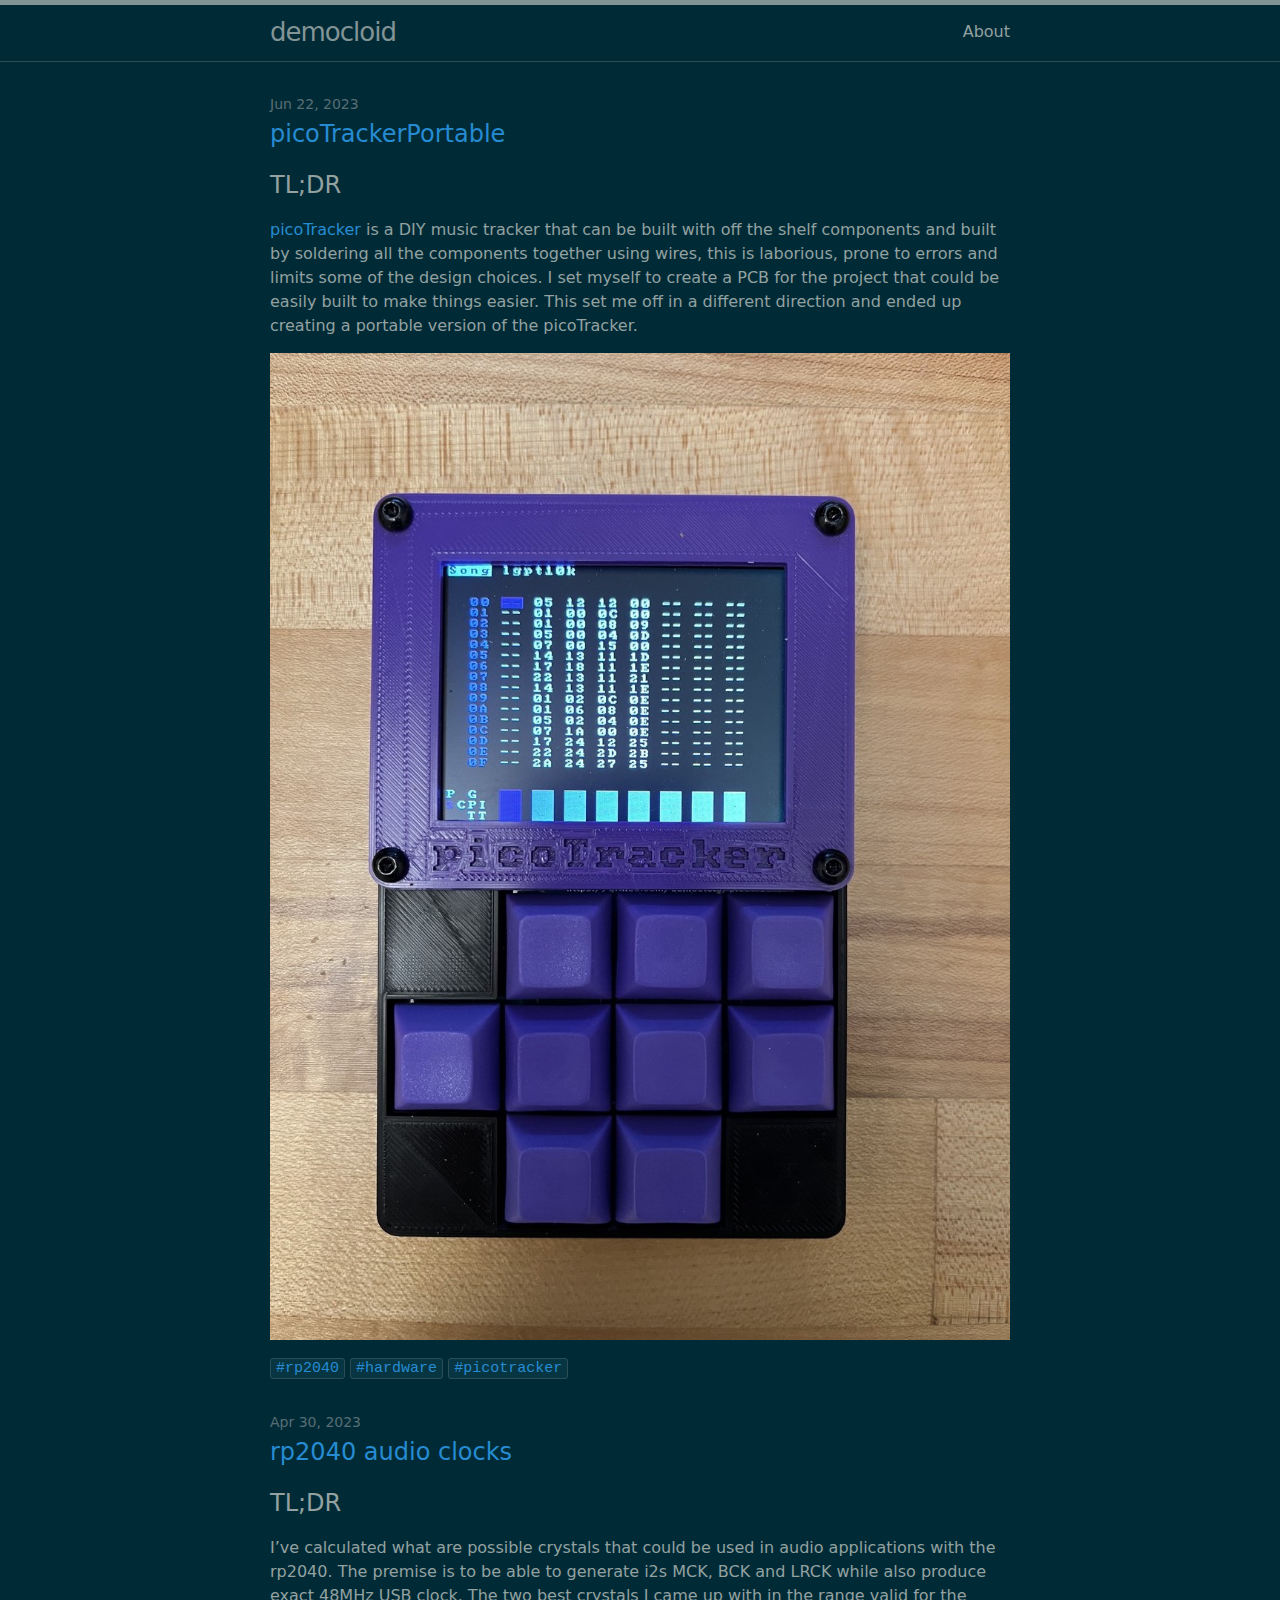
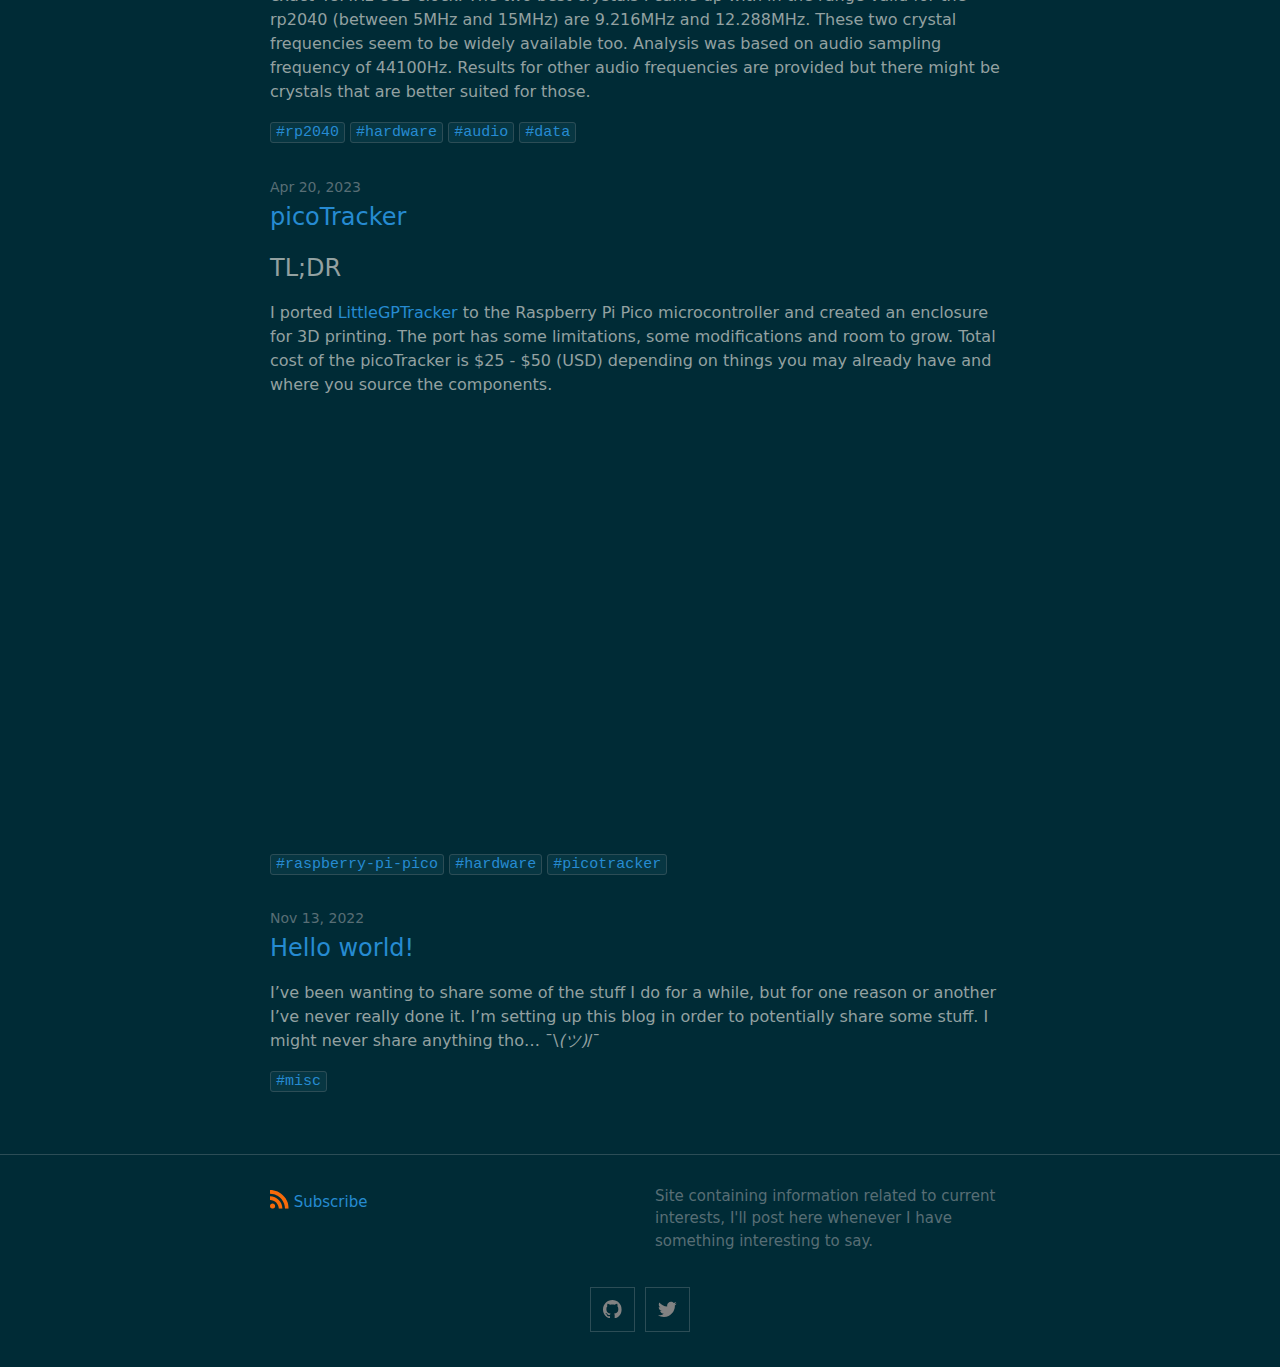
<file: index.html>
<!DOCTYPE html>
<html lang="en"><head>
  <meta charset="utf-8">
  <meta http-equiv="X-UA-Compatible" content="IE=edge">
  <meta name="viewport" content="width=device-width, initial-scale=1"><!-- Begin Jekyll SEO tag v2.8.0 -->
<title>democloid | Site containing information related to current interests, I’ll post here whenever I have something interesting to say.</title>
<meta name="generator" content="Jekyll v4.2.2" />
<meta property="og:title" content="democloid" />
<meta name="author" content="" />
<meta property="og:locale" content="en_US" />
<meta name="description" content="Site containing information related to current interests, I’ll post here whenever I have something interesting to say." />
<meta property="og:description" content="Site containing information related to current interests, I’ll post here whenever I have something interesting to say." />
<link rel="canonical" href="http://0.0.0.0:4000/" />
<meta property="og:url" content="http://0.0.0.0:4000/" />
<meta property="og:site_name" content="democloid" />
<meta property="og:type" content="website" />
<meta name="twitter:card" content="summary" />
<meta property="twitter:title" content="democloid" />
<script type="application/ld+json">
{"@context":"https://schema.org","@type":"WebSite","author":{"@type":"Person","name":""},"description":"Site containing information related to current interests, I’ll post here whenever I have something interesting to say.","headline":"democloid","name":"democloid","url":"http://0.0.0.0:4000/"}</script>
<!-- End Jekyll SEO tag -->
<link rel="stylesheet" href="/assets/css/style.css"><link type="application/atom+xml" rel="alternate" href="http://0.0.0.0:4000/feed.xml" title="democloid" />
</head>
<body><header class="site-header">

  <div class="wrapper"><a class="site-title" rel="author" href="/">democloid</a><nav class="site-nav">
        <input type="checkbox" id="nav-trigger" class="nav-trigger" />
        <label for="nav-trigger">
          <span class="menu-icon">
            <svg viewBox="0 0 18 15" width="18px" height="15px">
              <path d="M18,1.484c0,0.82-0.665,1.484-1.484,1.484H1.484C0.665,2.969,0,2.304,0,1.484l0,0C0,0.665,0.665,0,1.484,0 h15.032C17.335,0,18,0.665,18,1.484L18,1.484z M18,7.516C18,8.335,17.335,9,16.516,9H1.484C0.665,9,0,8.335,0,7.516l0,0 c0-0.82,0.665-1.484,1.484-1.484h15.032C17.335,6.031,18,6.696,18,7.516L18,7.516z M18,13.516C18,14.335,17.335,15,16.516,15H1.484 C0.665,15,0,14.335,0,13.516l0,0c0-0.82,0.665-1.483,1.484-1.483h15.032C17.335,12.031,18,12.695,18,13.516L18,13.516z"/>
            </svg>
          </span>
        </label>

        <div class="trigger"><a class="page-link" href="/about/">About</a></div>
      </nav></div>
</header>
<main class="page-content" aria-label="Content">
      <div class="wrapper">
        <div class="home">



  <ul class="post-list"><li>
        <span class="post-meta">Jun 22, 2023</span>
        <h3>
          <a class="post-link" href="/2023/06/22/picoTrackerPortable.html">
            picoTrackerPortable
          </a>
        </h3><h2 id="tldr">TL;DR</h2>
<p><a href="https://github.com/democloid/picoTracker">picoTracker</a> is a DIY music tracker that can be built with off the shelf components and built by soldering all the components together using wires, this is laborious, prone to errors and limits some of the design choices. I set myself to create a PCB for the project that could be easily built to make things easier. This set me off in a different direction and ended up creating a portable version of the picoTracker.</p>

<p><img src="/assets/img/2023-6-22-picoTrackerPortable/final.jpg" alt="final" /></p>
<div>
            
            
            <a href="/tag/rp2040"><code class="highligher-rouge"><nobr>#rp2040</nobr></code></a>
            
            
            <a href="/tag/hardware"><code class="highligher-rouge"><nobr>#hardware</nobr></code></a>
            
            
            <a href="/tag/picotracker"><code class="highligher-rouge"><nobr>#picotracker</nobr></code></a>
            
        </div>
      </li><li>
        <span class="post-meta">Apr 30, 2023</span>
        <h3>
          <a class="post-link" href="/2023/04/30/rp2040-audio-clocks.html">
            rp2040 audio clocks
          </a>
        </h3><h2 id="tldr">TL;DR</h2>
<p>I’ve calculated what are possible crystals that could be used in audio applications with the rp2040. The premise is to be able to generate i2s MCK, BCK and LRCK while also produce exact 48MHz USB clock. The two best crystals I came up with in the range valid for the rp2040 (between 5MHz and 15MHz) are 9.216MHz and 12.288MHz. These two crystal frequencies seem to be widely available too. Analysis was based on audio sampling frequency of 44100Hz. Results for other audio frequencies are provided but there might be crystals that are better suited for those.</p>
<div>
            
            
            <a href="/tag/rp2040"><code class="highligher-rouge"><nobr>#rp2040</nobr></code></a>
            
            
            <a href="/tag/hardware"><code class="highligher-rouge"><nobr>#hardware</nobr></code></a>
            
            
            <a href="/tag/audio"><code class="highligher-rouge"><nobr>#audio</nobr></code></a>
            
            
            <a href="/tag/data"><code class="highligher-rouge"><nobr>#data</nobr></code></a>
            
        </div>
      </li><li>
        <span class="post-meta">Apr 20, 2023</span>
        <h3>
          <a class="post-link" href="/2023/04/20/picoTracker.html">
            picoTracker
          </a>
        </h3><h2 id="tldr">TL;DR</h2>
<p>I ported <a href="https://www.littlegptracker.com/">LittleGPTracker</a> to the Raspberry Pi Pico microcontroller and created an enclosure for 3D printing. The port has some limitations, some modifications and room to grow. Total cost of the picoTracker is $25 - $50 (USD) depending on things you may already have and where you source the components.</p>
<iframe width="768" height="432" src="https://www.youtube.com/embed/28nLhhtUNqs" frameborder="0" allowfullscreen=""></iframe>
<div>
            
            
            <a href="/tag/raspberry-pi-pico"><code class="highligher-rouge"><nobr>#raspberry-pi-pico</nobr></code></a>
            
            
            <a href="/tag/hardware"><code class="highligher-rouge"><nobr>#hardware</nobr></code></a>
            
            
            <a href="/tag/picotracker"><code class="highligher-rouge"><nobr>#picotracker</nobr></code></a>
            
        </div>
      </li><li>
        <span class="post-meta">Nov 13, 2022</span>
        <h3>
          <a class="post-link" href="/2022/11/13/hello-world.html">
            Hello world!
          </a>
        </h3><p>I’ve been wanting to share some of the stuff I do for a while, but for one reason or another I’ve never really done it. I’m setting up this blog in order to potentially share some stuff. I might never share anything tho… ¯\<em>(ツ)</em>/¯</p>
<div>
            
            
            <a href="/tag/misc"><code class="highligher-rouge"><nobr>#misc</nobr></code></a>
            
        </div>
      </li></ul>

    </div>

      </div>
    </main><footer class="site-footer h-card">
  <data class="u-url" href="/"></data>

  <div class="wrapper">

    <div class="footer-col-wrapper">
      <div class="footer-col">
        <p class="feed-subscribe">
          <a href="/feed.xml">
            <svg class="svg-icon orange">
              <use xlink:href="/assets/minima-social-icons.svg#rss"></use>
            </svg><span>Subscribe</span>
          </a>
        </p>
        <ul class="contact-list">
          <li class="p-name"></li>
          <li><a class="u-email" href="mailto:"></a></li>
        </ul>
      </div>
      <div class="footer-col">
        <p>Site containing information related to current interests, I&#39;ll post here whenever I have something interesting to say.</p>
      </div>
    </div>

    <div class="social-links"><ul class="social-media-list"><li><a rel="me" href="https://github.com/democloid" target="_blank" title="democloid"><svg class="svg-icon grey"><use xlink:href="/assets/minima-social-icons.svg#github"></use></svg></a></li><li><a rel="me" href="https://twitter.com/democloid" target="_blank" title="democloid"><svg class="svg-icon grey"><use xlink:href="/assets/minima-social-icons.svg#twitter"></use></svg></a></li></ul>
</div>

  </div>

</footer>
</body>

</html>
</file>
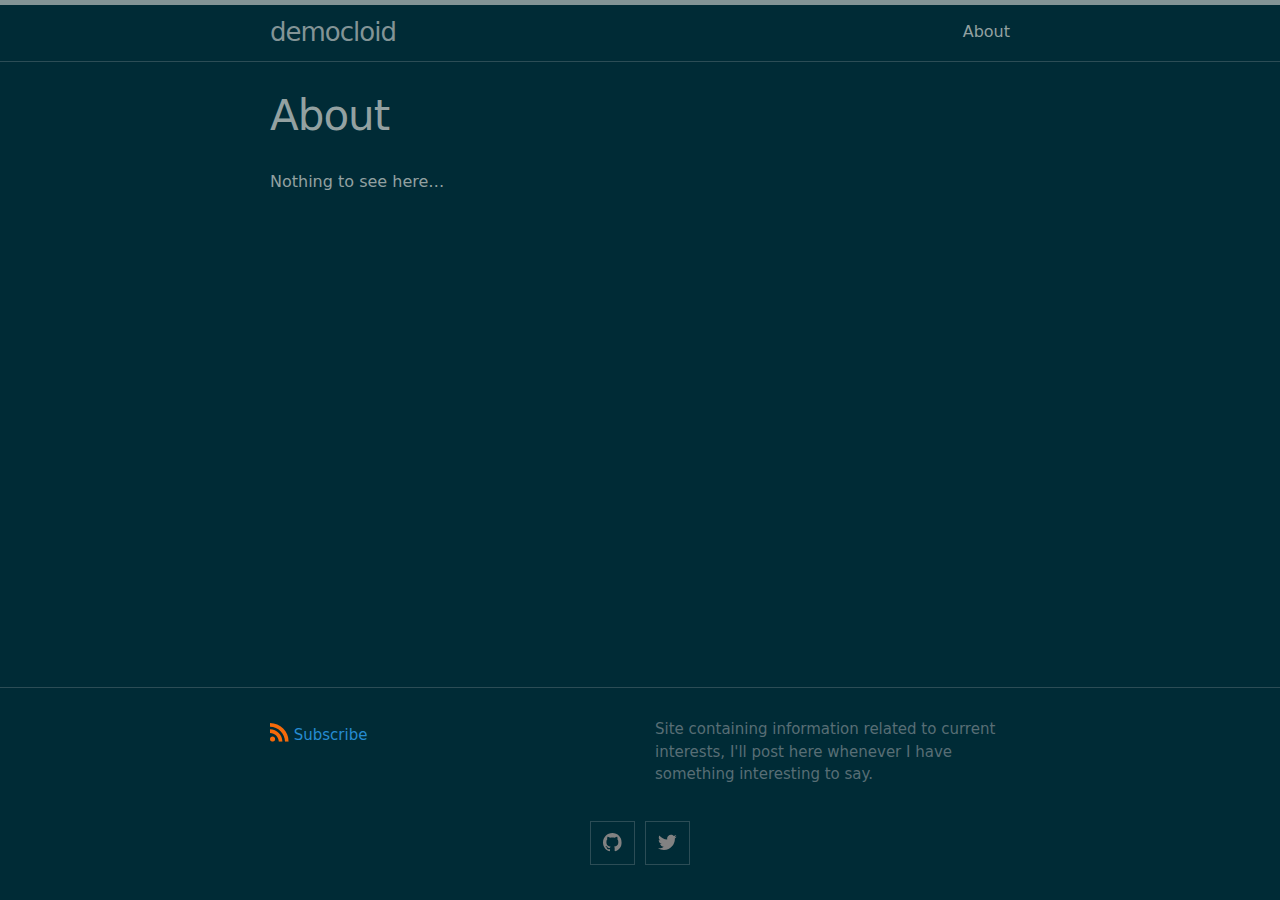
<file: about/index.html>
<!DOCTYPE html>
<html lang="en"><head>
  <meta charset="utf-8">
  <meta http-equiv="X-UA-Compatible" content="IE=edge">
  <meta name="viewport" content="width=device-width, initial-scale=1"><!-- Begin Jekyll SEO tag v2.8.0 -->
<title>About | democloid</title>
<meta name="generator" content="Jekyll v4.2.2" />
<meta property="og:title" content="About" />
<meta name="author" content="" />
<meta property="og:locale" content="en_US" />
<meta name="description" content="Site containing information related to current interests, I’ll post here whenever I have something interesting to say." />
<meta property="og:description" content="Site containing information related to current interests, I’ll post here whenever I have something interesting to say." />
<link rel="canonical" href="http://0.0.0.0:4000/about/" />
<meta property="og:url" content="http://0.0.0.0:4000/about/" />
<meta property="og:site_name" content="democloid" />
<meta property="og:type" content="website" />
<meta name="twitter:card" content="summary" />
<meta property="twitter:title" content="About" />
<script type="application/ld+json">
{"@context":"https://schema.org","@type":"WebSite","author":{"@type":"Person","name":""},"description":"Site containing information related to current interests, I’ll post here whenever I have something interesting to say.","headline":"About","name":"democloid","url":"http://0.0.0.0:4000/about/"}</script>
<!-- End Jekyll SEO tag -->
<link rel="stylesheet" href="/assets/css/style.css"><link type="application/atom+xml" rel="alternate" href="http://0.0.0.0:4000/feed.xml" title="democloid" />
</head>
<body><header class="site-header">

  <div class="wrapper"><a class="site-title" rel="author" href="/">democloid</a><nav class="site-nav">
        <input type="checkbox" id="nav-trigger" class="nav-trigger" />
        <label for="nav-trigger">
          <span class="menu-icon">
            <svg viewBox="0 0 18 15" width="18px" height="15px">
              <path d="M18,1.484c0,0.82-0.665,1.484-1.484,1.484H1.484C0.665,2.969,0,2.304,0,1.484l0,0C0,0.665,0.665,0,1.484,0 h15.032C17.335,0,18,0.665,18,1.484L18,1.484z M18,7.516C18,8.335,17.335,9,16.516,9H1.484C0.665,9,0,8.335,0,7.516l0,0 c0-0.82,0.665-1.484,1.484-1.484h15.032C17.335,6.031,18,6.696,18,7.516L18,7.516z M18,13.516C18,14.335,17.335,15,16.516,15H1.484 C0.665,15,0,14.335,0,13.516l0,0c0-0.82,0.665-1.483,1.484-1.483h15.032C17.335,12.031,18,12.695,18,13.516L18,13.516z"/>
            </svg>
          </span>
        </label>

        <div class="trigger"><a class="page-link" href="/about/">About</a></div>
      </nav></div>
</header>
<main class="page-content" aria-label="Content">
      <div class="wrapper">
        <article class="post">

  <header class="post-header">
    <h1 class="post-title">About</h1>
  </header>

  <div class="post-content">
    <p>Nothing to see here…</p>

  </div>

</article>

      </div>
    </main><footer class="site-footer h-card">
  <data class="u-url" href="/"></data>

  <div class="wrapper">

    <div class="footer-col-wrapper">
      <div class="footer-col">
        <p class="feed-subscribe">
          <a href="/feed.xml">
            <svg class="svg-icon orange">
              <use xlink:href="/assets/minima-social-icons.svg#rss"></use>
            </svg><span>Subscribe</span>
          </a>
        </p>
        <ul class="contact-list">
          <li class="p-name"></li>
          <li><a class="u-email" href="mailto:"></a></li>
        </ul>
      </div>
      <div class="footer-col">
        <p>Site containing information related to current interests, I&#39;ll post here whenever I have something interesting to say.</p>
      </div>
    </div>

    <div class="social-links"><ul class="social-media-list"><li><a rel="me" href="https://github.com/democloid" target="_blank" title="democloid"><svg class="svg-icon grey"><use xlink:href="/assets/minima-social-icons.svg#github"></use></svg></a></li><li><a rel="me" href="https://twitter.com/democloid" target="_blank" title="democloid"><svg class="svg-icon grey"><use xlink:href="/assets/minima-social-icons.svg#twitter"></use></svg></a></li></ul>
</div>

  </div>

</footer>
</body>

</html>
</file>
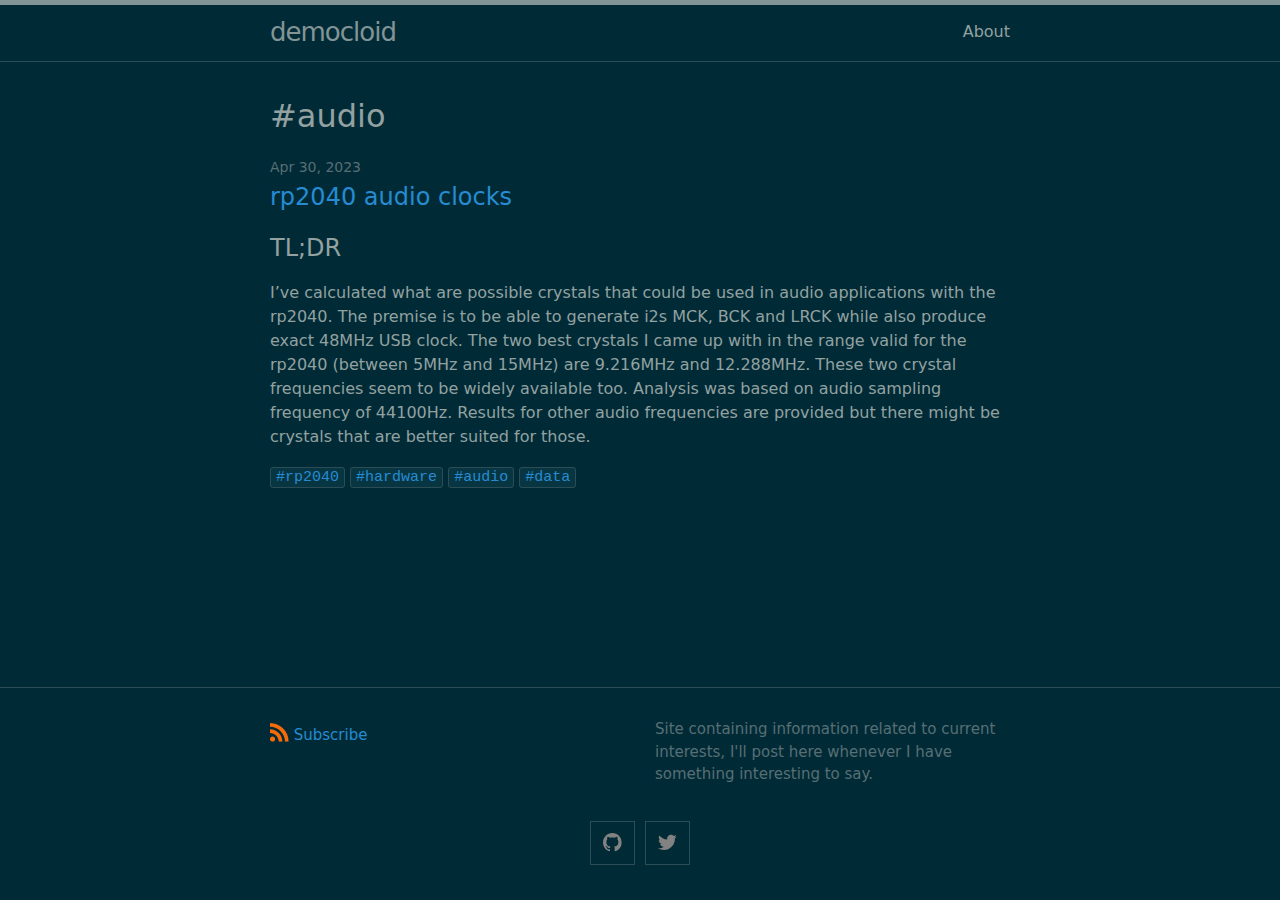
<file: tag/audio/index.html>
<!DOCTYPE html>
<html lang="en"><head>
  <meta charset="utf-8">
  <meta http-equiv="X-UA-Compatible" content="IE=edge">
  <meta name="viewport" content="width=device-width, initial-scale=1"><!-- Begin Jekyll SEO tag v2.8.0 -->
<title>democloid | Site containing information related to current interests, I’ll post here whenever I have something interesting to say.</title>
<meta name="generator" content="Jekyll v4.2.2" />
<meta property="og:title" content="democloid" />
<meta name="author" content="" />
<meta property="og:locale" content="en_US" />
<meta name="description" content="Site containing information related to current interests, I’ll post here whenever I have something interesting to say." />
<meta property="og:description" content="Site containing information related to current interests, I’ll post here whenever I have something interesting to say." />
<link rel="canonical" href="http://0.0.0.0:4000/tag/audio/" />
<meta property="og:url" content="http://0.0.0.0:4000/tag/audio/" />
<meta property="og:site_name" content="democloid" />
<meta property="og:type" content="website" />
<meta name="twitter:card" content="summary" />
<meta property="twitter:title" content="democloid" />
<script type="application/ld+json">
{"@context":"https://schema.org","@type":"WebPage","author":{"@type":"Person","name":""},"description":"Site containing information related to current interests, I’ll post here whenever I have something interesting to say.","headline":"democloid","url":"http://0.0.0.0:4000/tag/audio/"}</script>
<!-- End Jekyll SEO tag -->
<link rel="stylesheet" href="/assets/css/style.css"><link type="application/atom+xml" rel="alternate" href="http://0.0.0.0:4000/feed.xml" title="democloid" />
</head>
<body><header class="site-header">

  <div class="wrapper"><a class="site-title" rel="author" href="/">democloid</a><nav class="site-nav">
        <input type="checkbox" id="nav-trigger" class="nav-trigger" />
        <label for="nav-trigger">
          <span class="menu-icon">
            <svg viewBox="0 0 18 15" width="18px" height="15px">
              <path d="M18,1.484c0,0.82-0.665,1.484-1.484,1.484H1.484C0.665,2.969,0,2.304,0,1.484l0,0C0,0.665,0.665,0,1.484,0 h15.032C17.335,0,18,0.665,18,1.484L18,1.484z M18,7.516C18,8.335,17.335,9,16.516,9H1.484C0.665,9,0,8.335,0,7.516l0,0 c0-0.82,0.665-1.484,1.484-1.484h15.032C17.335,6.031,18,6.696,18,7.516L18,7.516z M18,13.516C18,14.335,17.335,15,16.516,15H1.484 C0.665,15,0,14.335,0,13.516l0,0c0-0.82,0.665-1.483,1.484-1.483h15.032C17.335,12.031,18,12.695,18,13.516L18,13.516z"/>
            </svg>
          </span>
        </label>

        <div class="trigger"><a class="page-link" href="/about/">About</a></div>
      </nav></div>
</header>
<main class="page-content" aria-label="Content">
      <div class="wrapper">
        <div class="tag"><h1 class="page-heading">#audio</h1><ul class="post-list"><li>
            <span class="post-meta">Apr 30, 2023</span>
            <h3>
                <a class="post-link" href="/2023/04/30/rp2040-audio-clocks.html">
                    rp2040 audio clocks
                </a>
            </h3><h2 id="tldr">TL;DR</h2>
<p>I’ve calculated what are possible crystals that could be used in audio applications with the rp2040. The premise is to be able to generate i2s MCK, BCK and LRCK while also produce exact 48MHz USB clock. The two best crystals I came up with in the range valid for the rp2040 (between 5MHz and 15MHz) are 9.216MHz and 12.288MHz. These two crystal frequencies seem to be widely available too. Analysis was based on audio sampling frequency of 44100Hz. Results for other audio frequencies are provided but there might be crystals that are better suited for those.</p>
<div>
                
                
                <a href="/tag/rp2040"><code class="highligher-rouge"><nobr>#rp2040</nobr></code></a>
                
                
                <a href="/tag/hardware"><code class="highligher-rouge"><nobr>#hardware</nobr></code></a>
                
                
                <a href="/tag/audio"><code class="highligher-rouge"><nobr>#audio</nobr></code></a>
                
                
                <a href="/tag/data"><code class="highligher-rouge"><nobr>#data</nobr></code></a>
                
            </div>
        </li></ul>

</div>

      </div>
    </main><footer class="site-footer h-card">
  <data class="u-url" href="/"></data>

  <div class="wrapper">

    <div class="footer-col-wrapper">
      <div class="footer-col">
        <p class="feed-subscribe">
          <a href="/feed.xml">
            <svg class="svg-icon orange">
              <use xlink:href="/assets/minima-social-icons.svg#rss"></use>
            </svg><span>Subscribe</span>
          </a>
        </p>
        <ul class="contact-list">
          <li class="p-name"></li>
          <li><a class="u-email" href="mailto:"></a></li>
        </ul>
      </div>
      <div class="footer-col">
        <p>Site containing information related to current interests, I&#39;ll post here whenever I have something interesting to say.</p>
      </div>
    </div>

    <div class="social-links"><ul class="social-media-list"><li><a rel="me" href="https://github.com/democloid" target="_blank" title="democloid"><svg class="svg-icon grey"><use xlink:href="/assets/minima-social-icons.svg#github"></use></svg></a></li><li><a rel="me" href="https://twitter.com/democloid" target="_blank" title="democloid"><svg class="svg-icon grey"><use xlink:href="/assets/minima-social-icons.svg#twitter"></use></svg></a></li></ul>
</div>

  </div>

</footer>
</body>

</html>
</file>
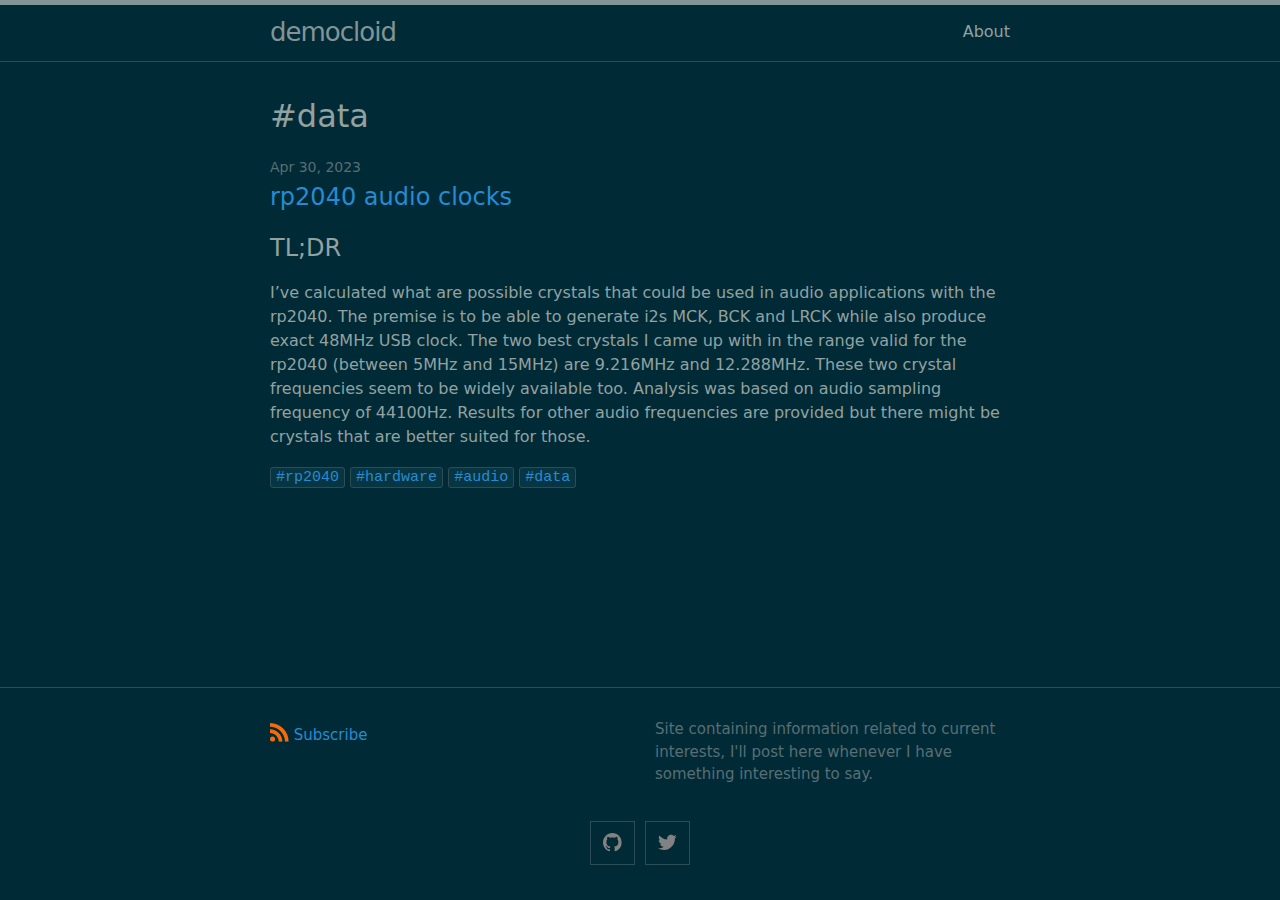
<file: tag/data/index.html>
<!DOCTYPE html>
<html lang="en"><head>
  <meta charset="utf-8">
  <meta http-equiv="X-UA-Compatible" content="IE=edge">
  <meta name="viewport" content="width=device-width, initial-scale=1"><!-- Begin Jekyll SEO tag v2.8.0 -->
<title>democloid | Site containing information related to current interests, I’ll post here whenever I have something interesting to say.</title>
<meta name="generator" content="Jekyll v4.2.2" />
<meta property="og:title" content="democloid" />
<meta name="author" content="" />
<meta property="og:locale" content="en_US" />
<meta name="description" content="Site containing information related to current interests, I’ll post here whenever I have something interesting to say." />
<meta property="og:description" content="Site containing information related to current interests, I’ll post here whenever I have something interesting to say." />
<link rel="canonical" href="http://0.0.0.0:4000/tag/data/" />
<meta property="og:url" content="http://0.0.0.0:4000/tag/data/" />
<meta property="og:site_name" content="democloid" />
<meta property="og:type" content="website" />
<meta name="twitter:card" content="summary" />
<meta property="twitter:title" content="democloid" />
<script type="application/ld+json">
{"@context":"https://schema.org","@type":"WebPage","author":{"@type":"Person","name":""},"description":"Site containing information related to current interests, I’ll post here whenever I have something interesting to say.","headline":"democloid","url":"http://0.0.0.0:4000/tag/data/"}</script>
<!-- End Jekyll SEO tag -->
<link rel="stylesheet" href="/assets/css/style.css"><link type="application/atom+xml" rel="alternate" href="http://0.0.0.0:4000/feed.xml" title="democloid" />
</head>
<body><header class="site-header">

  <div class="wrapper"><a class="site-title" rel="author" href="/">democloid</a><nav class="site-nav">
        <input type="checkbox" id="nav-trigger" class="nav-trigger" />
        <label for="nav-trigger">
          <span class="menu-icon">
            <svg viewBox="0 0 18 15" width="18px" height="15px">
              <path d="M18,1.484c0,0.82-0.665,1.484-1.484,1.484H1.484C0.665,2.969,0,2.304,0,1.484l0,0C0,0.665,0.665,0,1.484,0 h15.032C17.335,0,18,0.665,18,1.484L18,1.484z M18,7.516C18,8.335,17.335,9,16.516,9H1.484C0.665,9,0,8.335,0,7.516l0,0 c0-0.82,0.665-1.484,1.484-1.484h15.032C17.335,6.031,18,6.696,18,7.516L18,7.516z M18,13.516C18,14.335,17.335,15,16.516,15H1.484 C0.665,15,0,14.335,0,13.516l0,0c0-0.82,0.665-1.483,1.484-1.483h15.032C17.335,12.031,18,12.695,18,13.516L18,13.516z"/>
            </svg>
          </span>
        </label>

        <div class="trigger"><a class="page-link" href="/about/">About</a></div>
      </nav></div>
</header>
<main class="page-content" aria-label="Content">
      <div class="wrapper">
        <div class="tag"><h1 class="page-heading">#data</h1><ul class="post-list"><li>
            <span class="post-meta">Apr 30, 2023</span>
            <h3>
                <a class="post-link" href="/2023/04/30/rp2040-audio-clocks.html">
                    rp2040 audio clocks
                </a>
            </h3><h2 id="tldr">TL;DR</h2>
<p>I’ve calculated what are possible crystals that could be used in audio applications with the rp2040. The premise is to be able to generate i2s MCK, BCK and LRCK while also produce exact 48MHz USB clock. The two best crystals I came up with in the range valid for the rp2040 (between 5MHz and 15MHz) are 9.216MHz and 12.288MHz. These two crystal frequencies seem to be widely available too. Analysis was based on audio sampling frequency of 44100Hz. Results for other audio frequencies are provided but there might be crystals that are better suited for those.</p>
<div>
                
                
                <a href="/tag/rp2040"><code class="highligher-rouge"><nobr>#rp2040</nobr></code></a>
                
                
                <a href="/tag/hardware"><code class="highligher-rouge"><nobr>#hardware</nobr></code></a>
                
                
                <a href="/tag/audio"><code class="highligher-rouge"><nobr>#audio</nobr></code></a>
                
                
                <a href="/tag/data"><code class="highligher-rouge"><nobr>#data</nobr></code></a>
                
            </div>
        </li></ul>

</div>

      </div>
    </main><footer class="site-footer h-card">
  <data class="u-url" href="/"></data>

  <div class="wrapper">

    <div class="footer-col-wrapper">
      <div class="footer-col">
        <p class="feed-subscribe">
          <a href="/feed.xml">
            <svg class="svg-icon orange">
              <use xlink:href="/assets/minima-social-icons.svg#rss"></use>
            </svg><span>Subscribe</span>
          </a>
        </p>
        <ul class="contact-list">
          <li class="p-name"></li>
          <li><a class="u-email" href="mailto:"></a></li>
        </ul>
      </div>
      <div class="footer-col">
        <p>Site containing information related to current interests, I&#39;ll post here whenever I have something interesting to say.</p>
      </div>
    </div>

    <div class="social-links"><ul class="social-media-list"><li><a rel="me" href="https://github.com/democloid" target="_blank" title="democloid"><svg class="svg-icon grey"><use xlink:href="/assets/minima-social-icons.svg#github"></use></svg></a></li><li><a rel="me" href="https://twitter.com/democloid" target="_blank" title="democloid"><svg class="svg-icon grey"><use xlink:href="/assets/minima-social-icons.svg#twitter"></use></svg></a></li></ul>
</div>

  </div>

</footer>
</body>

</html>
</file>
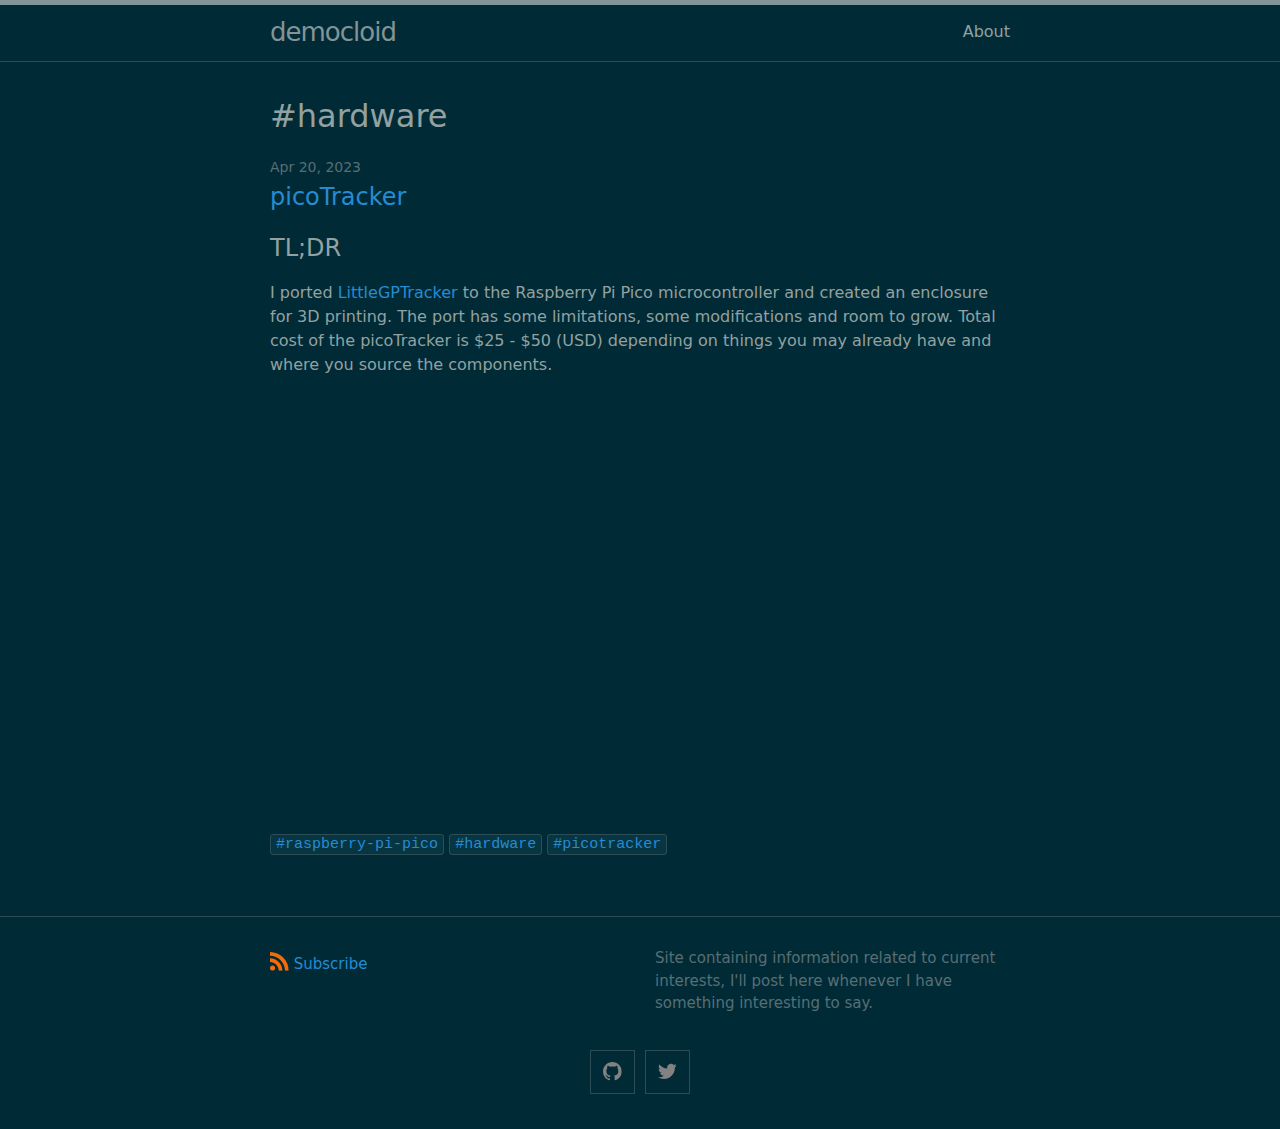
<file: tag/hardware/index.html>
<!DOCTYPE html>
<html lang="en"><head>
  <meta charset="utf-8">
  <meta http-equiv="X-UA-Compatible" content="IE=edge">
  <meta name="viewport" content="width=device-width, initial-scale=1"><!-- Begin Jekyll SEO tag v2.8.0 -->
<title>democloid | Site containing information related to current interests, I’ll post here whenever I have something interesting to say.</title>
<meta name="generator" content="Jekyll v4.2.2" />
<meta property="og:title" content="democloid" />
<meta name="author" content="" />
<meta property="og:locale" content="en_US" />
<meta name="description" content="Site containing information related to current interests, I’ll post here whenever I have something interesting to say." />
<meta property="og:description" content="Site containing information related to current interests, I’ll post here whenever I have something interesting to say." />
<link rel="canonical" href="http://0.0.0.0:4000/tag/hardware/" />
<meta property="og:url" content="http://0.0.0.0:4000/tag/hardware/" />
<meta property="og:site_name" content="democloid" />
<meta property="og:type" content="website" />
<meta name="twitter:card" content="summary" />
<meta property="twitter:title" content="democloid" />
<script type="application/ld+json">
{"@context":"https://schema.org","@type":"WebPage","author":{"@type":"Person","name":""},"description":"Site containing information related to current interests, I’ll post here whenever I have something interesting to say.","headline":"democloid","url":"http://0.0.0.0:4000/tag/hardware/"}</script>
<!-- End Jekyll SEO tag -->
<link rel="stylesheet" href="/assets/css/style.css"><link type="application/atom+xml" rel="alternate" href="http://0.0.0.0:4000/feed.xml" title="democloid" />
</head>
<body><header class="site-header">

  <div class="wrapper"><a class="site-title" rel="author" href="/">democloid</a><nav class="site-nav">
        <input type="checkbox" id="nav-trigger" class="nav-trigger" />
        <label for="nav-trigger">
          <span class="menu-icon">
            <svg viewBox="0 0 18 15" width="18px" height="15px">
              <path d="M18,1.484c0,0.82-0.665,1.484-1.484,1.484H1.484C0.665,2.969,0,2.304,0,1.484l0,0C0,0.665,0.665,0,1.484,0 h15.032C17.335,0,18,0.665,18,1.484L18,1.484z M18,7.516C18,8.335,17.335,9,16.516,9H1.484C0.665,9,0,8.335,0,7.516l0,0 c0-0.82,0.665-1.484,1.484-1.484h15.032C17.335,6.031,18,6.696,18,7.516L18,7.516z M18,13.516C18,14.335,17.335,15,16.516,15H1.484 C0.665,15,0,14.335,0,13.516l0,0c0-0.82,0.665-1.483,1.484-1.483h15.032C17.335,12.031,18,12.695,18,13.516L18,13.516z"/>
            </svg>
          </span>
        </label>

        <div class="trigger"><a class="page-link" href="/about/">About</a></div>
      </nav></div>
</header>
<main class="page-content" aria-label="Content">
      <div class="wrapper">
        <div class="tag"><h1 class="page-heading">#hardware</h1><ul class="post-list"><li>
            <span class="post-meta">Apr 20, 2023</span>
            <h3>
                <a class="post-link" href="/2023/04/20/picoTracker.html">
                    picoTracker
                </a>
            </h3><h2 id="tldr">TL;DR</h2>
<p>I ported <a href="https://www.littlegptracker.com/">LittleGPTracker</a> to the Raspberry Pi Pico microcontroller and created an enclosure for 3D printing. The port has some limitations, some modifications and room to grow. Total cost of the picoTracker is $25 - $50 (USD) depending on things you may already have and where you source the components.</p>
<iframe width="768" height="432" src="https://www.youtube.com/embed/28nLhhtUNqs" frameborder="0" allowfullscreen=""></iframe>
<div>
                
                
                <a href="/tag/raspberry-pi-pico"><code class="highligher-rouge"><nobr>#raspberry-pi-pico</nobr></code></a>
                
                
                <a href="/tag/hardware"><code class="highligher-rouge"><nobr>#hardware</nobr></code></a>
                
                
                <a href="/tag/picotracker"><code class="highligher-rouge"><nobr>#picotracker</nobr></code></a>
                
            </div>
        </li></ul>

</div>

      </div>
    </main><footer class="site-footer h-card">
  <data class="u-url" href="/"></data>

  <div class="wrapper">

    <div class="footer-col-wrapper">
      <div class="footer-col">
        <p class="feed-subscribe">
          <a href="/feed.xml">
            <svg class="svg-icon orange">
              <use xlink:href="/assets/minima-social-icons.svg#rss"></use>
            </svg><span>Subscribe</span>
          </a>
        </p>
        <ul class="contact-list">
          <li class="p-name"></li>
          <li><a class="u-email" href="mailto:"></a></li>
        </ul>
      </div>
      <div class="footer-col">
        <p>Site containing information related to current interests, I&#39;ll post here whenever I have something interesting to say.</p>
      </div>
    </div>

    <div class="social-links"><ul class="social-media-list"><li><a rel="me" href="https://github.com/democloid" target="_blank" title="democloid"><svg class="svg-icon grey"><use xlink:href="/assets/minima-social-icons.svg#github"></use></svg></a></li><li><a rel="me" href="https://twitter.com/democloid" target="_blank" title="democloid"><svg class="svg-icon grey"><use xlink:href="/assets/minima-social-icons.svg#twitter"></use></svg></a></li></ul>
</div>

  </div>

</footer>
</body>

</html>
</file>
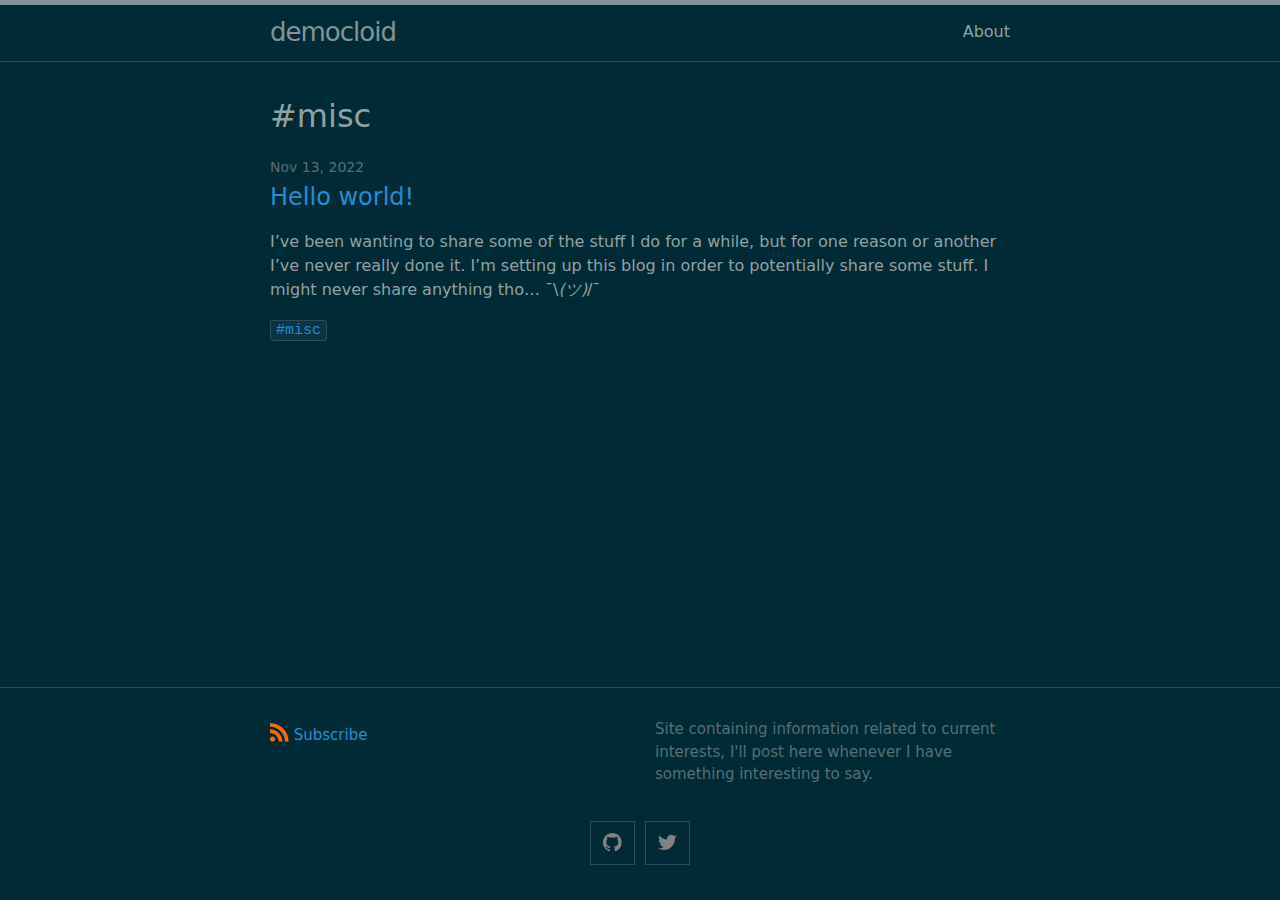
<file: tag/misc/index.html>
<!DOCTYPE html>
<html lang="en"><head>
  <meta charset="utf-8">
  <meta http-equiv="X-UA-Compatible" content="IE=edge">
  <meta name="viewport" content="width=device-width, initial-scale=1"><!-- Begin Jekyll SEO tag v2.8.0 -->
<title>democloid | Site containing information related to current interests, I’ll post here whenever I have something interesting to say.</title>
<meta name="generator" content="Jekyll v4.2.2" />
<meta property="og:title" content="democloid" />
<meta name="author" content="" />
<meta property="og:locale" content="en_US" />
<meta name="description" content="Site containing information related to current interests, I’ll post here whenever I have something interesting to say." />
<meta property="og:description" content="Site containing information related to current interests, I’ll post here whenever I have something interesting to say." />
<link rel="canonical" href="http://0.0.0.0:4000/tag/misc/" />
<meta property="og:url" content="http://0.0.0.0:4000/tag/misc/" />
<meta property="og:site_name" content="democloid" />
<meta property="og:type" content="website" />
<meta name="twitter:card" content="summary" />
<meta property="twitter:title" content="democloid" />
<script type="application/ld+json">
{"@context":"https://schema.org","@type":"WebPage","author":{"@type":"Person","name":""},"description":"Site containing information related to current interests, I’ll post here whenever I have something interesting to say.","headline":"democloid","url":"http://0.0.0.0:4000/tag/misc/"}</script>
<!-- End Jekyll SEO tag -->
<link rel="stylesheet" href="/assets/css/style.css"><link type="application/atom+xml" rel="alternate" href="http://0.0.0.0:4000/feed.xml" title="democloid" />
</head>
<body><header class="site-header">

  <div class="wrapper"><a class="site-title" rel="author" href="/">democloid</a><nav class="site-nav">
        <input type="checkbox" id="nav-trigger" class="nav-trigger" />
        <label for="nav-trigger">
          <span class="menu-icon">
            <svg viewBox="0 0 18 15" width="18px" height="15px">
              <path d="M18,1.484c0,0.82-0.665,1.484-1.484,1.484H1.484C0.665,2.969,0,2.304,0,1.484l0,0C0,0.665,0.665,0,1.484,0 h15.032C17.335,0,18,0.665,18,1.484L18,1.484z M18,7.516C18,8.335,17.335,9,16.516,9H1.484C0.665,9,0,8.335,0,7.516l0,0 c0-0.82,0.665-1.484,1.484-1.484h15.032C17.335,6.031,18,6.696,18,7.516L18,7.516z M18,13.516C18,14.335,17.335,15,16.516,15H1.484 C0.665,15,0,14.335,0,13.516l0,0c0-0.82,0.665-1.483,1.484-1.483h15.032C17.335,12.031,18,12.695,18,13.516L18,13.516z"/>
            </svg>
          </span>
        </label>

        <div class="trigger"><a class="page-link" href="/about/">About</a></div>
      </nav></div>
</header>
<main class="page-content" aria-label="Content">
      <div class="wrapper">
        <div class="tag"><h1 class="page-heading">#misc</h1><ul class="post-list"><li>
            <span class="post-meta">Nov 13, 2022</span>
            <h3>
                <a class="post-link" href="/2022/11/13/hello-world.html">
                    Hello world!
                </a>
            </h3><p>I’ve been wanting to share some of the stuff I do for a while, but for one reason or another I’ve never really done it. I’m setting up this blog in order to potentially share some stuff. I might never share anything tho… ¯\<em>(ツ)</em>/¯</p>
<div>
                
                
                <a href="/tag/misc"><code class="highligher-rouge"><nobr>#misc</nobr></code></a>
                
            </div>
        </li></ul>

</div>

      </div>
    </main><footer class="site-footer h-card">
  <data class="u-url" href="/"></data>

  <div class="wrapper">

    <div class="footer-col-wrapper">
      <div class="footer-col">
        <p class="feed-subscribe">
          <a href="/feed.xml">
            <svg class="svg-icon orange">
              <use xlink:href="/assets/minima-social-icons.svg#rss"></use>
            </svg><span>Subscribe</span>
          </a>
        </p>
        <ul class="contact-list">
          <li class="p-name"></li>
          <li><a class="u-email" href="mailto:"></a></li>
        </ul>
      </div>
      <div class="footer-col">
        <p>Site containing information related to current interests, I&#39;ll post here whenever I have something interesting to say.</p>
      </div>
    </div>

    <div class="social-links"><ul class="social-media-list"><li><a rel="me" href="https://github.com/democloid" target="_blank" title="democloid"><svg class="svg-icon grey"><use xlink:href="/assets/minima-social-icons.svg#github"></use></svg></a></li><li><a rel="me" href="https://twitter.com/democloid" target="_blank" title="democloid"><svg class="svg-icon grey"><use xlink:href="/assets/minima-social-icons.svg#twitter"></use></svg></a></li></ul>
</div>

  </div>

</footer>
</body>

</html>
</file>
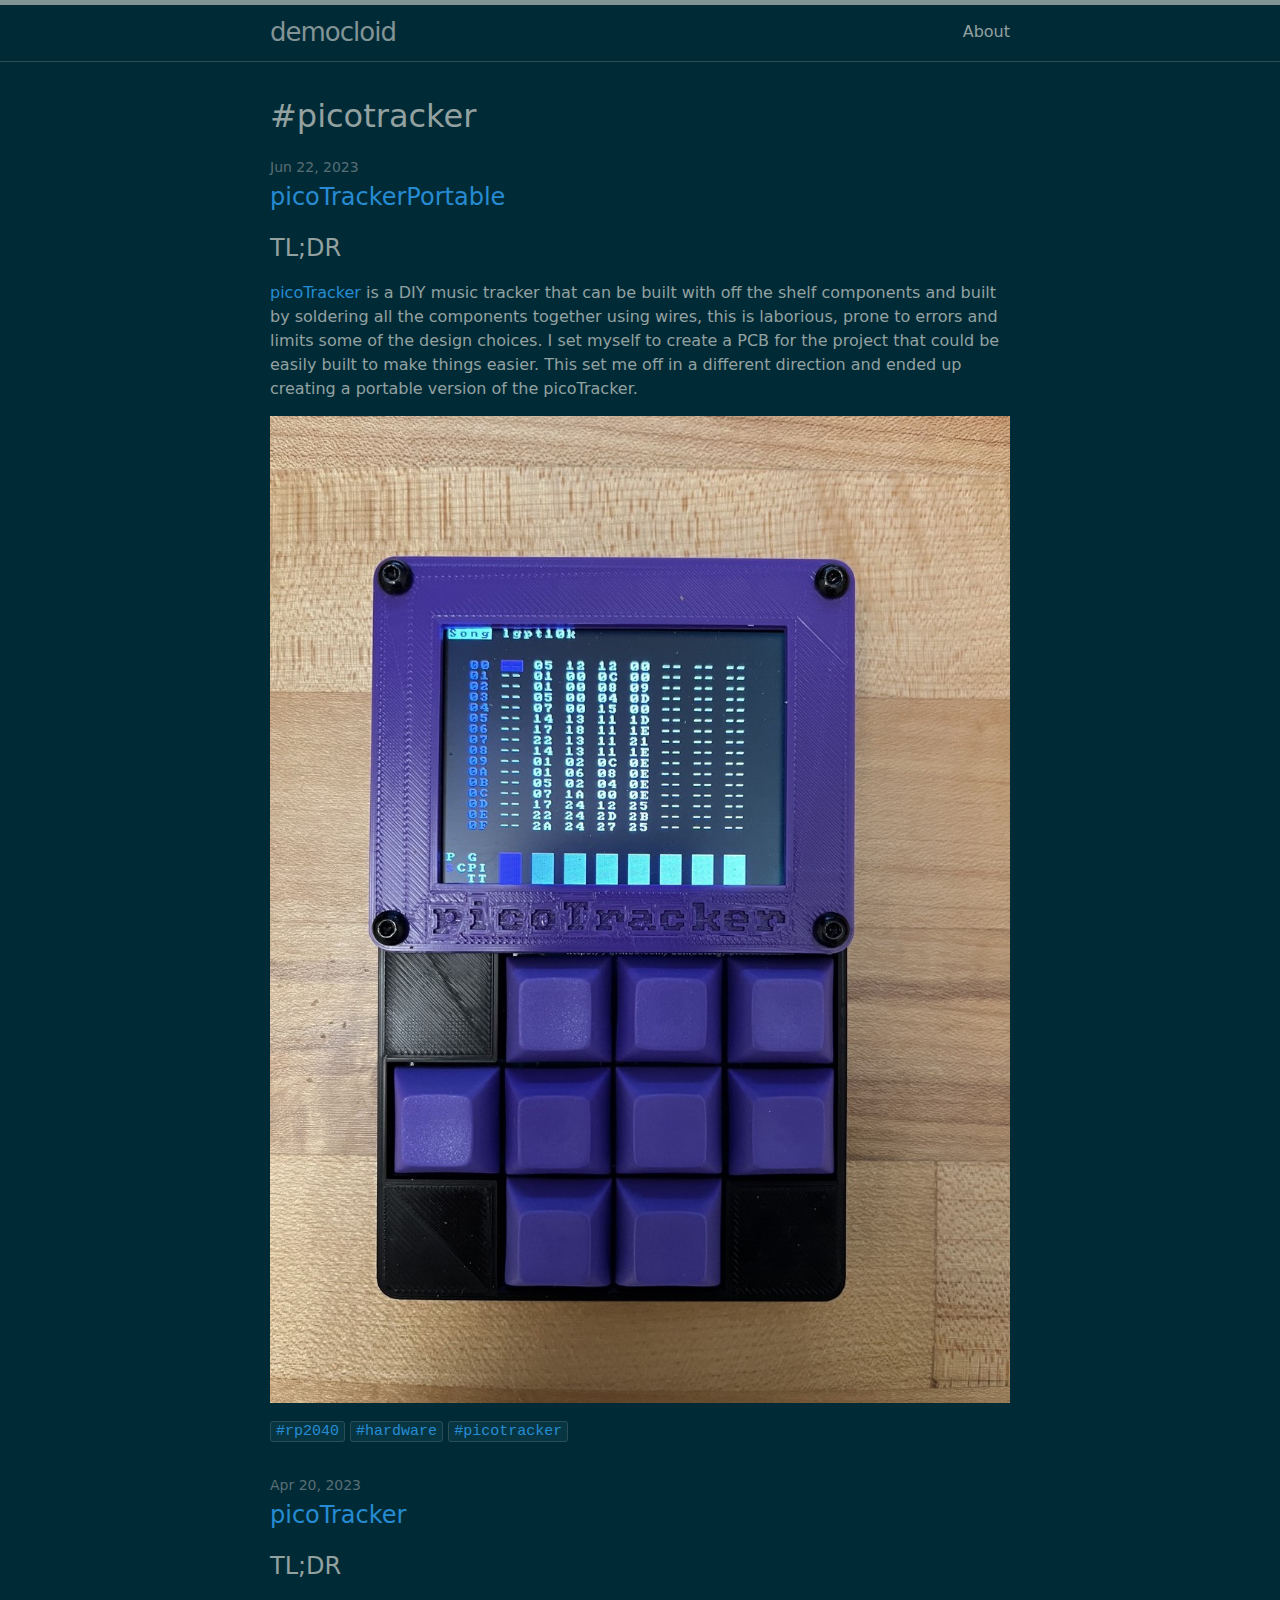
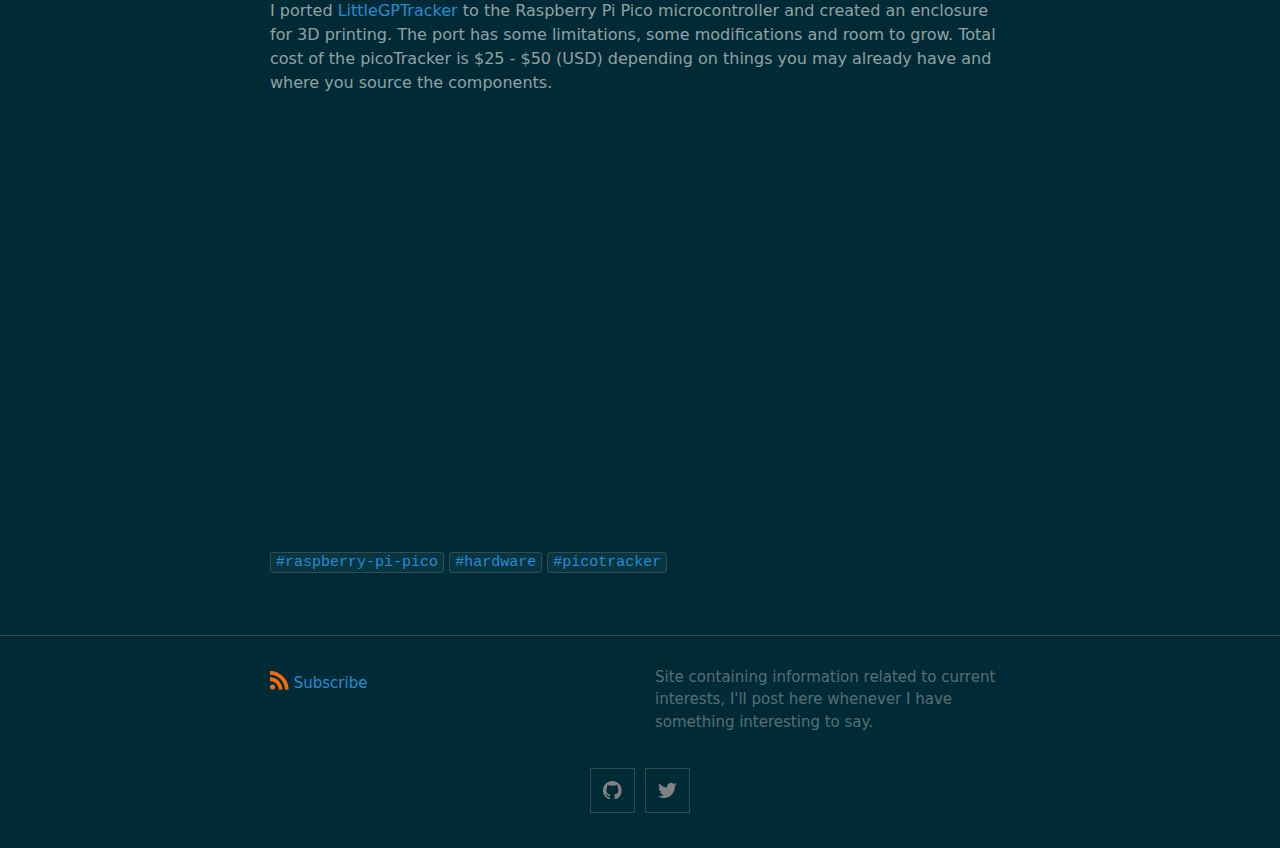
<file: tag/picotracker/index.html>
<!DOCTYPE html>
<html lang="en"><head>
  <meta charset="utf-8">
  <meta http-equiv="X-UA-Compatible" content="IE=edge">
  <meta name="viewport" content="width=device-width, initial-scale=1"><!-- Begin Jekyll SEO tag v2.8.0 -->
<title>democloid | Site containing information related to current interests, I’ll post here whenever I have something interesting to say.</title>
<meta name="generator" content="Jekyll v4.2.2" />
<meta property="og:title" content="democloid" />
<meta name="author" content="" />
<meta property="og:locale" content="en_US" />
<meta name="description" content="Site containing information related to current interests, I’ll post here whenever I have something interesting to say." />
<meta property="og:description" content="Site containing information related to current interests, I’ll post here whenever I have something interesting to say." />
<link rel="canonical" href="http://0.0.0.0:4000/tag/picotracker/" />
<meta property="og:url" content="http://0.0.0.0:4000/tag/picotracker/" />
<meta property="og:site_name" content="democloid" />
<meta property="og:type" content="website" />
<meta name="twitter:card" content="summary" />
<meta property="twitter:title" content="democloid" />
<script type="application/ld+json">
{"@context":"https://schema.org","@type":"WebPage","author":{"@type":"Person","name":""},"description":"Site containing information related to current interests, I’ll post here whenever I have something interesting to say.","headline":"democloid","url":"http://0.0.0.0:4000/tag/picotracker/"}</script>
<!-- End Jekyll SEO tag -->
<link rel="stylesheet" href="/assets/css/style.css"><link type="application/atom+xml" rel="alternate" href="http://0.0.0.0:4000/feed.xml" title="democloid" />
</head>
<body><header class="site-header">

  <div class="wrapper"><a class="site-title" rel="author" href="/">democloid</a><nav class="site-nav">
        <input type="checkbox" id="nav-trigger" class="nav-trigger" />
        <label for="nav-trigger">
          <span class="menu-icon">
            <svg viewBox="0 0 18 15" width="18px" height="15px">
              <path d="M18,1.484c0,0.82-0.665,1.484-1.484,1.484H1.484C0.665,2.969,0,2.304,0,1.484l0,0C0,0.665,0.665,0,1.484,0 h15.032C17.335,0,18,0.665,18,1.484L18,1.484z M18,7.516C18,8.335,17.335,9,16.516,9H1.484C0.665,9,0,8.335,0,7.516l0,0 c0-0.82,0.665-1.484,1.484-1.484h15.032C17.335,6.031,18,6.696,18,7.516L18,7.516z M18,13.516C18,14.335,17.335,15,16.516,15H1.484 C0.665,15,0,14.335,0,13.516l0,0c0-0.82,0.665-1.483,1.484-1.483h15.032C17.335,12.031,18,12.695,18,13.516L18,13.516z"/>
            </svg>
          </span>
        </label>

        <div class="trigger"><a class="page-link" href="/about/">About</a></div>
      </nav></div>
</header>
<main class="page-content" aria-label="Content">
      <div class="wrapper">
        <div class="tag"><h1 class="page-heading">#picotracker</h1><ul class="post-list"><li>
            <span class="post-meta">Jun 22, 2023</span>
            <h3>
                <a class="post-link" href="/2023/06/22/picoTrackerPortable.html">
                    picoTrackerPortable
                </a>
            </h3><h2 id="tldr">TL;DR</h2>
<p><a href="https://github.com/democloid/picoTracker">picoTracker</a> is a DIY music tracker that can be built with off the shelf components and built by soldering all the components together using wires, this is laborious, prone to errors and limits some of the design choices. I set myself to create a PCB for the project that could be easily built to make things easier. This set me off in a different direction and ended up creating a portable version of the picoTracker.</p>

<p><img src="/assets/img/2023-6-22-picoTrackerPortable/final.jpg" alt="final" /></p>
<div>
                
                
                <a href="/tag/rp2040"><code class="highligher-rouge"><nobr>#rp2040</nobr></code></a>
                
                
                <a href="/tag/hardware"><code class="highligher-rouge"><nobr>#hardware</nobr></code></a>
                
                
                <a href="/tag/picotracker"><code class="highligher-rouge"><nobr>#picotracker</nobr></code></a>
                
            </div>
        </li><li>
            <span class="post-meta">Apr 20, 2023</span>
            <h3>
                <a class="post-link" href="/2023/04/20/picoTracker.html">
                    picoTracker
                </a>
            </h3><h2 id="tldr">TL;DR</h2>
<p>I ported <a href="https://www.littlegptracker.com/">LittleGPTracker</a> to the Raspberry Pi Pico microcontroller and created an enclosure for 3D printing. The port has some limitations, some modifications and room to grow. Total cost of the picoTracker is $25 - $50 (USD) depending on things you may already have and where you source the components.</p>
<iframe width="768" height="432" src="https://www.youtube.com/embed/28nLhhtUNqs" frameborder="0" allowfullscreen=""></iframe>
<div>
                
                
                <a href="/tag/raspberry-pi-pico"><code class="highligher-rouge"><nobr>#raspberry-pi-pico</nobr></code></a>
                
                
                <a href="/tag/hardware"><code class="highligher-rouge"><nobr>#hardware</nobr></code></a>
                
                
                <a href="/tag/picotracker"><code class="highligher-rouge"><nobr>#picotracker</nobr></code></a>
                
            </div>
        </li></ul>

</div>

      </div>
    </main><footer class="site-footer h-card">
  <data class="u-url" href="/"></data>

  <div class="wrapper">

    <div class="footer-col-wrapper">
      <div class="footer-col">
        <p class="feed-subscribe">
          <a href="/feed.xml">
            <svg class="svg-icon orange">
              <use xlink:href="/assets/minima-social-icons.svg#rss"></use>
            </svg><span>Subscribe</span>
          </a>
        </p>
        <ul class="contact-list">
          <li class="p-name"></li>
          <li><a class="u-email" href="mailto:"></a></li>
        </ul>
      </div>
      <div class="footer-col">
        <p>Site containing information related to current interests, I&#39;ll post here whenever I have something interesting to say.</p>
      </div>
    </div>

    <div class="social-links"><ul class="social-media-list"><li><a rel="me" href="https://github.com/democloid" target="_blank" title="democloid"><svg class="svg-icon grey"><use xlink:href="/assets/minima-social-icons.svg#github"></use></svg></a></li><li><a rel="me" href="https://twitter.com/democloid" target="_blank" title="democloid"><svg class="svg-icon grey"><use xlink:href="/assets/minima-social-icons.svg#twitter"></use></svg></a></li></ul>
</div>

  </div>

</footer>
</body>

</html>
</file>
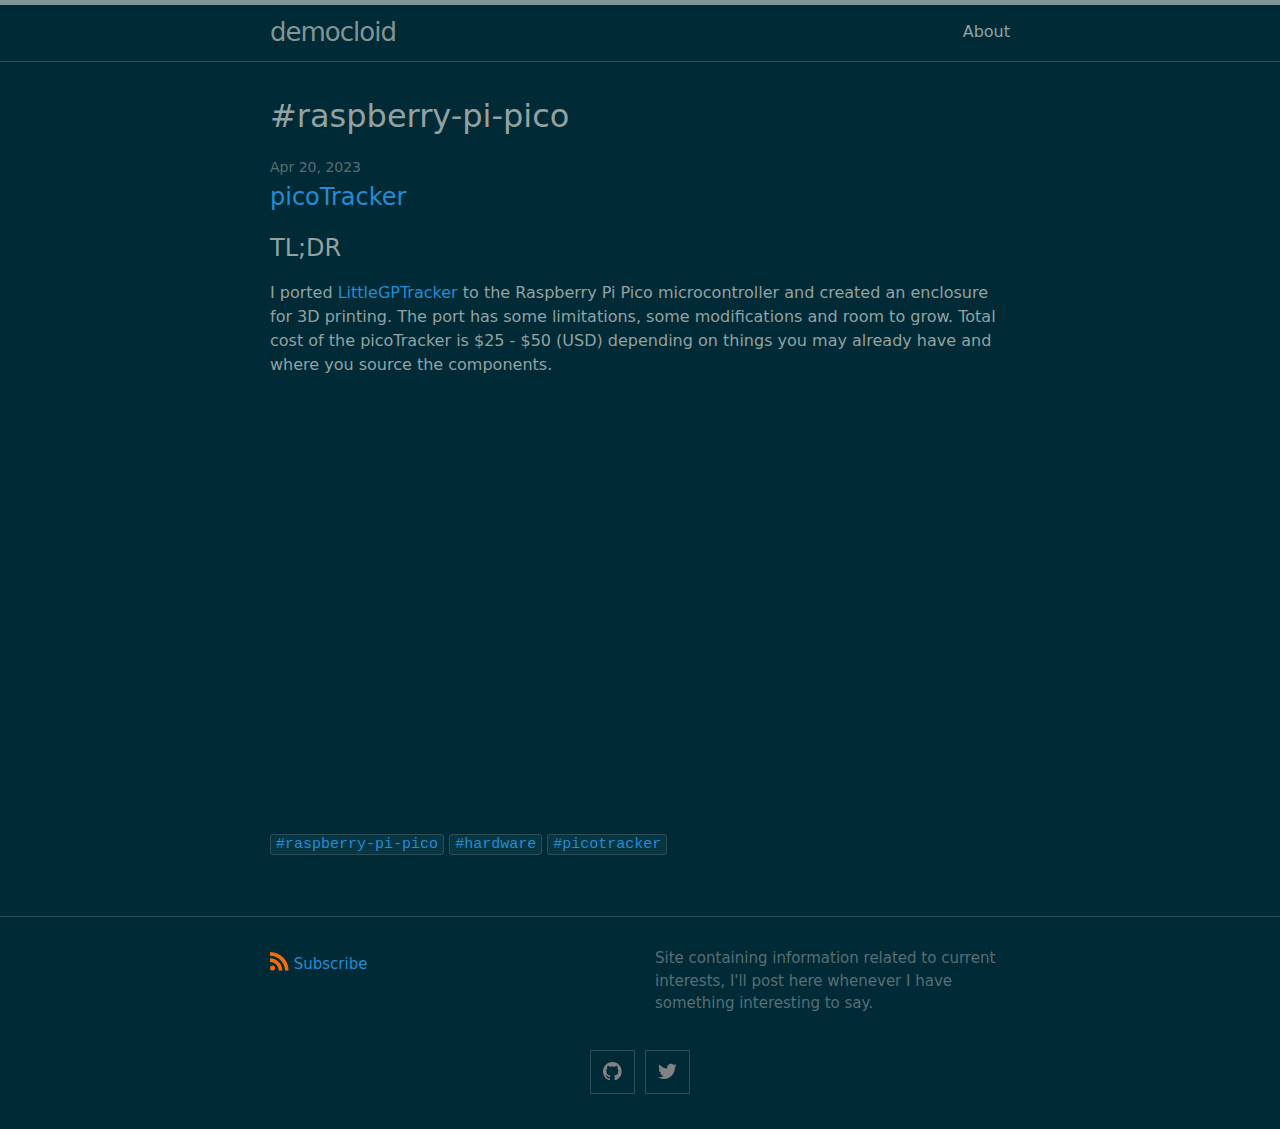
<file: tag/raspberry-pi-pico/index.html>
<!DOCTYPE html>
<html lang="en"><head>
  <meta charset="utf-8">
  <meta http-equiv="X-UA-Compatible" content="IE=edge">
  <meta name="viewport" content="width=device-width, initial-scale=1"><!-- Begin Jekyll SEO tag v2.8.0 -->
<title>democloid | Site containing information related to current interests, I’ll post here whenever I have something interesting to say.</title>
<meta name="generator" content="Jekyll v4.2.2" />
<meta property="og:title" content="democloid" />
<meta name="author" content="" />
<meta property="og:locale" content="en_US" />
<meta name="description" content="Site containing information related to current interests, I’ll post here whenever I have something interesting to say." />
<meta property="og:description" content="Site containing information related to current interests, I’ll post here whenever I have something interesting to say." />
<link rel="canonical" href="http://0.0.0.0:4000/tag/raspberry-pi-pico/" />
<meta property="og:url" content="http://0.0.0.0:4000/tag/raspberry-pi-pico/" />
<meta property="og:site_name" content="democloid" />
<meta property="og:type" content="website" />
<meta name="twitter:card" content="summary" />
<meta property="twitter:title" content="democloid" />
<script type="application/ld+json">
{"@context":"https://schema.org","@type":"WebPage","author":{"@type":"Person","name":""},"description":"Site containing information related to current interests, I’ll post here whenever I have something interesting to say.","headline":"democloid","url":"http://0.0.0.0:4000/tag/raspberry-pi-pico/"}</script>
<!-- End Jekyll SEO tag -->
<link rel="stylesheet" href="/assets/css/style.css"><link type="application/atom+xml" rel="alternate" href="http://0.0.0.0:4000/feed.xml" title="democloid" />
</head>
<body><header class="site-header">

  <div class="wrapper"><a class="site-title" rel="author" href="/">democloid</a><nav class="site-nav">
        <input type="checkbox" id="nav-trigger" class="nav-trigger" />
        <label for="nav-trigger">
          <span class="menu-icon">
            <svg viewBox="0 0 18 15" width="18px" height="15px">
              <path d="M18,1.484c0,0.82-0.665,1.484-1.484,1.484H1.484C0.665,2.969,0,2.304,0,1.484l0,0C0,0.665,0.665,0,1.484,0 h15.032C17.335,0,18,0.665,18,1.484L18,1.484z M18,7.516C18,8.335,17.335,9,16.516,9H1.484C0.665,9,0,8.335,0,7.516l0,0 c0-0.82,0.665-1.484,1.484-1.484h15.032C17.335,6.031,18,6.696,18,7.516L18,7.516z M18,13.516C18,14.335,17.335,15,16.516,15H1.484 C0.665,15,0,14.335,0,13.516l0,0c0-0.82,0.665-1.483,1.484-1.483h15.032C17.335,12.031,18,12.695,18,13.516L18,13.516z"/>
            </svg>
          </span>
        </label>

        <div class="trigger"><a class="page-link" href="/about/">About</a></div>
      </nav></div>
</header>
<main class="page-content" aria-label="Content">
      <div class="wrapper">
        <div class="tag"><h1 class="page-heading">#raspberry-pi-pico</h1><ul class="post-list"><li>
            <span class="post-meta">Apr 20, 2023</span>
            <h3>
                <a class="post-link" href="/2023/04/20/picoTracker.html">
                    picoTracker
                </a>
            </h3><h2 id="tldr">TL;DR</h2>
<p>I ported <a href="https://www.littlegptracker.com/">LittleGPTracker</a> to the Raspberry Pi Pico microcontroller and created an enclosure for 3D printing. The port has some limitations, some modifications and room to grow. Total cost of the picoTracker is $25 - $50 (USD) depending on things you may already have and where you source the components.</p>
<iframe width="768" height="432" src="https://www.youtube.com/embed/28nLhhtUNqs" frameborder="0" allowfullscreen=""></iframe>
<div>
                
                
                <a href="/tag/raspberry-pi-pico"><code class="highligher-rouge"><nobr>#raspberry-pi-pico</nobr></code></a>
                
                
                <a href="/tag/hardware"><code class="highligher-rouge"><nobr>#hardware</nobr></code></a>
                
                
                <a href="/tag/picotracker"><code class="highligher-rouge"><nobr>#picotracker</nobr></code></a>
                
            </div>
        </li></ul>

</div>

      </div>
    </main><footer class="site-footer h-card">
  <data class="u-url" href="/"></data>

  <div class="wrapper">

    <div class="footer-col-wrapper">
      <div class="footer-col">
        <p class="feed-subscribe">
          <a href="/feed.xml">
            <svg class="svg-icon orange">
              <use xlink:href="/assets/minima-social-icons.svg#rss"></use>
            </svg><span>Subscribe</span>
          </a>
        </p>
        <ul class="contact-list">
          <li class="p-name"></li>
          <li><a class="u-email" href="mailto:"></a></li>
        </ul>
      </div>
      <div class="footer-col">
        <p>Site containing information related to current interests, I&#39;ll post here whenever I have something interesting to say.</p>
      </div>
    </div>

    <div class="social-links"><ul class="social-media-list"><li><a rel="me" href="https://github.com/democloid" target="_blank" title="democloid"><svg class="svg-icon grey"><use xlink:href="/assets/minima-social-icons.svg#github"></use></svg></a></li><li><a rel="me" href="https://twitter.com/democloid" target="_blank" title="democloid"><svg class="svg-icon grey"><use xlink:href="/assets/minima-social-icons.svg#twitter"></use></svg></a></li></ul>
</div>

  </div>

</footer>
</body>

</html>
</file>
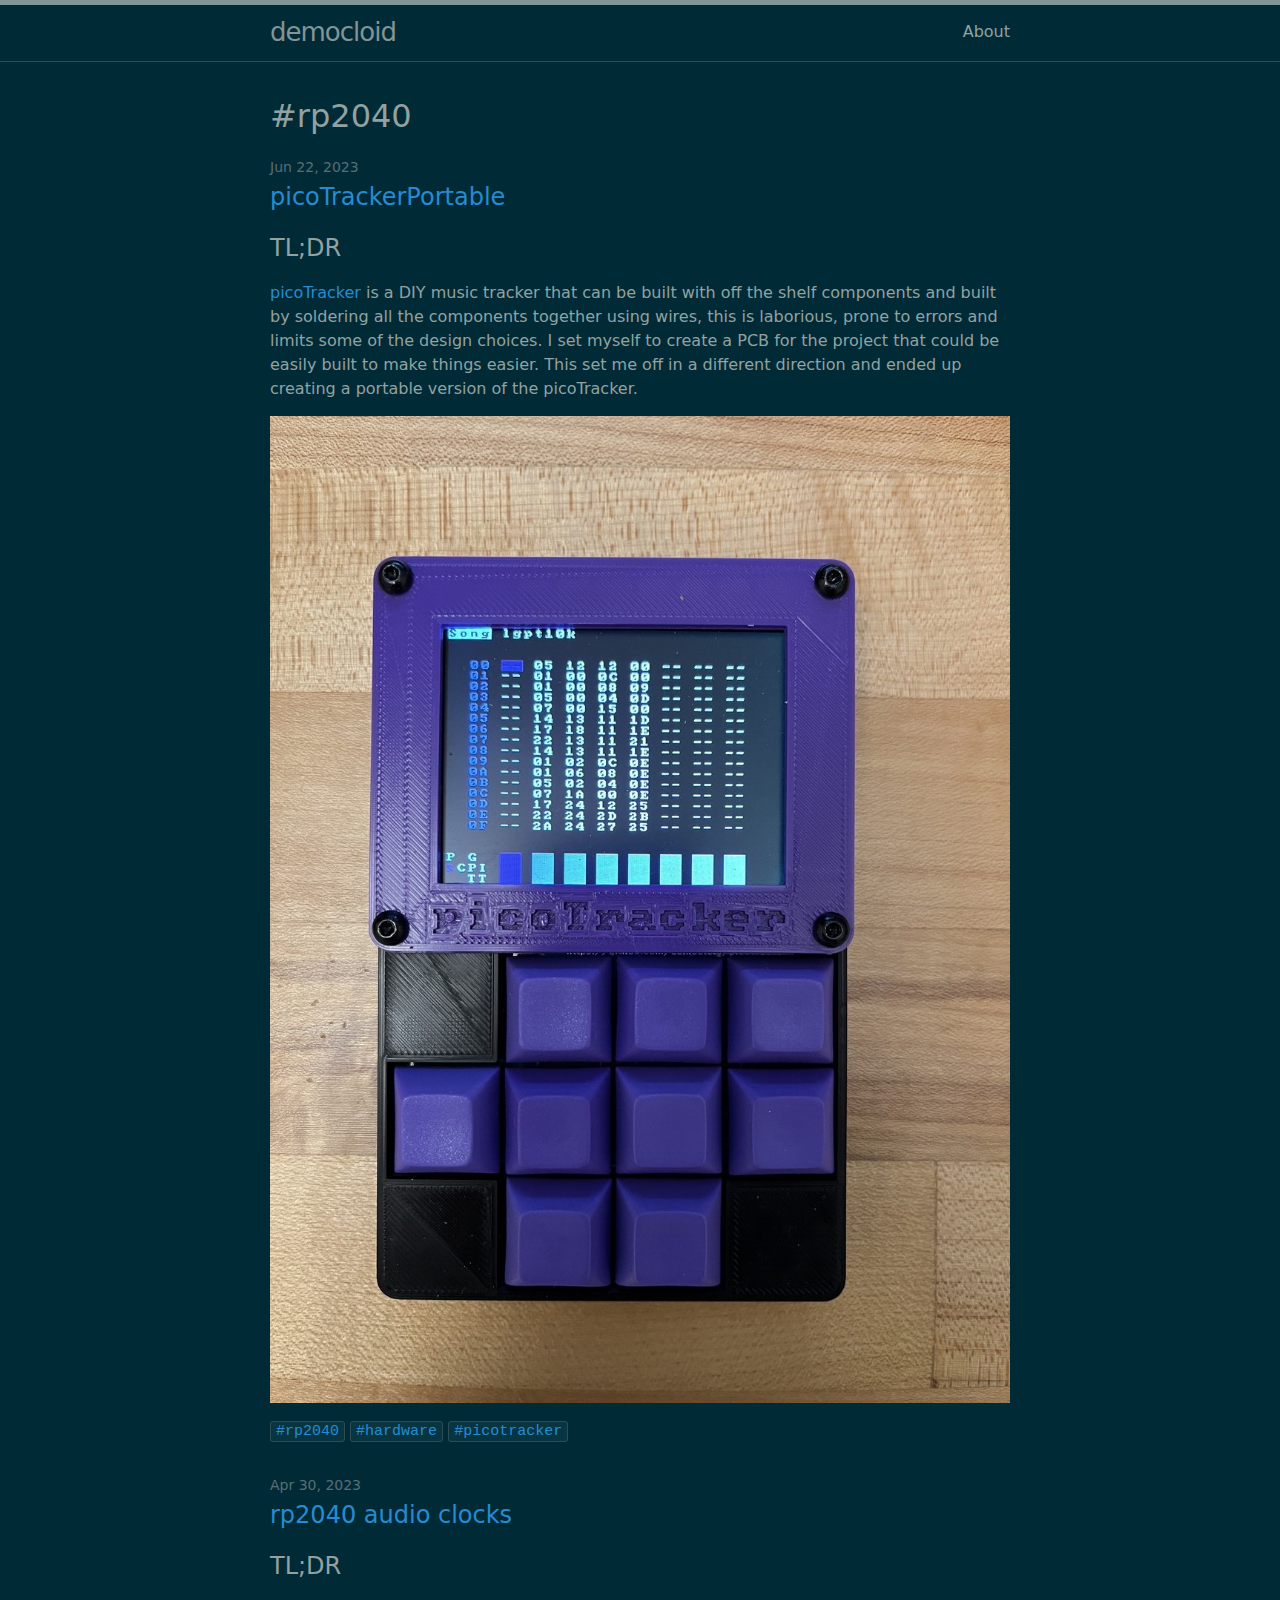
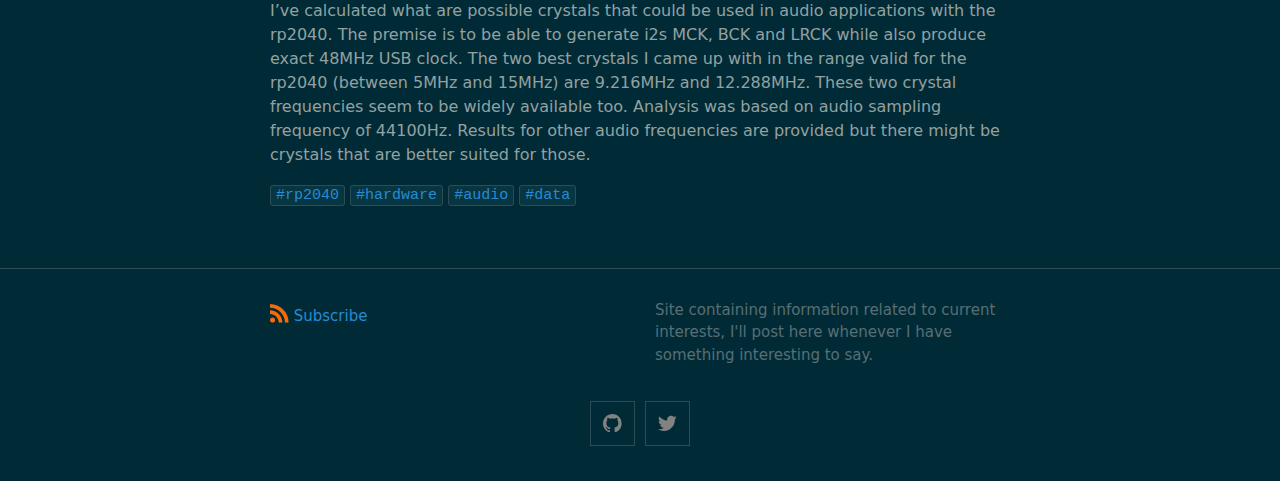
<file: tag/rp2040/index.html>
<!DOCTYPE html>
<html lang="en"><head>
  <meta charset="utf-8">
  <meta http-equiv="X-UA-Compatible" content="IE=edge">
  <meta name="viewport" content="width=device-width, initial-scale=1"><!-- Begin Jekyll SEO tag v2.8.0 -->
<title>democloid | Site containing information related to current interests, I’ll post here whenever I have something interesting to say.</title>
<meta name="generator" content="Jekyll v4.2.2" />
<meta property="og:title" content="democloid" />
<meta name="author" content="" />
<meta property="og:locale" content="en_US" />
<meta name="description" content="Site containing information related to current interests, I’ll post here whenever I have something interesting to say." />
<meta property="og:description" content="Site containing information related to current interests, I’ll post here whenever I have something interesting to say." />
<link rel="canonical" href="http://0.0.0.0:4000/tag/rp2040/" />
<meta property="og:url" content="http://0.0.0.0:4000/tag/rp2040/" />
<meta property="og:site_name" content="democloid" />
<meta property="og:type" content="website" />
<meta name="twitter:card" content="summary" />
<meta property="twitter:title" content="democloid" />
<script type="application/ld+json">
{"@context":"https://schema.org","@type":"WebPage","author":{"@type":"Person","name":""},"description":"Site containing information related to current interests, I’ll post here whenever I have something interesting to say.","headline":"democloid","url":"http://0.0.0.0:4000/tag/rp2040/"}</script>
<!-- End Jekyll SEO tag -->
<link rel="stylesheet" href="/assets/css/style.css"><link type="application/atom+xml" rel="alternate" href="http://0.0.0.0:4000/feed.xml" title="democloid" />
</head>
<body><header class="site-header">

  <div class="wrapper"><a class="site-title" rel="author" href="/">democloid</a><nav class="site-nav">
        <input type="checkbox" id="nav-trigger" class="nav-trigger" />
        <label for="nav-trigger">
          <span class="menu-icon">
            <svg viewBox="0 0 18 15" width="18px" height="15px">
              <path d="M18,1.484c0,0.82-0.665,1.484-1.484,1.484H1.484C0.665,2.969,0,2.304,0,1.484l0,0C0,0.665,0.665,0,1.484,0 h15.032C17.335,0,18,0.665,18,1.484L18,1.484z M18,7.516C18,8.335,17.335,9,16.516,9H1.484C0.665,9,0,8.335,0,7.516l0,0 c0-0.82,0.665-1.484,1.484-1.484h15.032C17.335,6.031,18,6.696,18,7.516L18,7.516z M18,13.516C18,14.335,17.335,15,16.516,15H1.484 C0.665,15,0,14.335,0,13.516l0,0c0-0.82,0.665-1.483,1.484-1.483h15.032C17.335,12.031,18,12.695,18,13.516L18,13.516z"/>
            </svg>
          </span>
        </label>

        <div class="trigger"><a class="page-link" href="/about/">About</a></div>
      </nav></div>
</header>
<main class="page-content" aria-label="Content">
      <div class="wrapper">
        <div class="tag"><h1 class="page-heading">#rp2040</h1><ul class="post-list"><li>
            <span class="post-meta">Jun 22, 2023</span>
            <h3>
                <a class="post-link" href="/2023/06/22/picoTrackerPortable.html">
                    picoTrackerPortable
                </a>
            </h3><h2 id="tldr">TL;DR</h2>
<p><a href="https://github.com/democloid/picoTracker">picoTracker</a> is a DIY music tracker that can be built with off the shelf components and built by soldering all the components together using wires, this is laborious, prone to errors and limits some of the design choices. I set myself to create a PCB for the project that could be easily built to make things easier. This set me off in a different direction and ended up creating a portable version of the picoTracker.</p>

<p><img src="/assets/img/2023-6-22-picoTrackerPortable/final.jpg" alt="final" /></p>
<div>
                
                
                <a href="/tag/rp2040"><code class="highligher-rouge"><nobr>#rp2040</nobr></code></a>
                
                
                <a href="/tag/hardware"><code class="highligher-rouge"><nobr>#hardware</nobr></code></a>
                
                
                <a href="/tag/picotracker"><code class="highligher-rouge"><nobr>#picotracker</nobr></code></a>
                
            </div>
        </li><li>
            <span class="post-meta">Apr 30, 2023</span>
            <h3>
                <a class="post-link" href="/2023/04/30/rp2040-audio-clocks.html">
                    rp2040 audio clocks
                </a>
            </h3><h2 id="tldr">TL;DR</h2>
<p>I’ve calculated what are possible crystals that could be used in audio applications with the rp2040. The premise is to be able to generate i2s MCK, BCK and LRCK while also produce exact 48MHz USB clock. The two best crystals I came up with in the range valid for the rp2040 (between 5MHz and 15MHz) are 9.216MHz and 12.288MHz. These two crystal frequencies seem to be widely available too. Analysis was based on audio sampling frequency of 44100Hz. Results for other audio frequencies are provided but there might be crystals that are better suited for those.</p>
<div>
                
                
                <a href="/tag/rp2040"><code class="highligher-rouge"><nobr>#rp2040</nobr></code></a>
                
                
                <a href="/tag/hardware"><code class="highligher-rouge"><nobr>#hardware</nobr></code></a>
                
                
                <a href="/tag/audio"><code class="highligher-rouge"><nobr>#audio</nobr></code></a>
                
                
                <a href="/tag/data"><code class="highligher-rouge"><nobr>#data</nobr></code></a>
                
            </div>
        </li></ul>

</div>

      </div>
    </main><footer class="site-footer h-card">
  <data class="u-url" href="/"></data>

  <div class="wrapper">

    <div class="footer-col-wrapper">
      <div class="footer-col">
        <p class="feed-subscribe">
          <a href="/feed.xml">
            <svg class="svg-icon orange">
              <use xlink:href="/assets/minima-social-icons.svg#rss"></use>
            </svg><span>Subscribe</span>
          </a>
        </p>
        <ul class="contact-list">
          <li class="p-name"></li>
          <li><a class="u-email" href="mailto:"></a></li>
        </ul>
      </div>
      <div class="footer-col">
        <p>Site containing information related to current interests, I&#39;ll post here whenever I have something interesting to say.</p>
      </div>
    </div>

    <div class="social-links"><ul class="social-media-list"><li><a rel="me" href="https://github.com/democloid" target="_blank" title="democloid"><svg class="svg-icon grey"><use xlink:href="/assets/minima-social-icons.svg#github"></use></svg></a></li><li><a rel="me" href="https://twitter.com/democloid" target="_blank" title="democloid"><svg class="svg-icon grey"><use xlink:href="/assets/minima-social-icons.svg#twitter"></use></svg></a></li></ul>
</div>

  </div>

</footer>
</body>

</html>
</file>
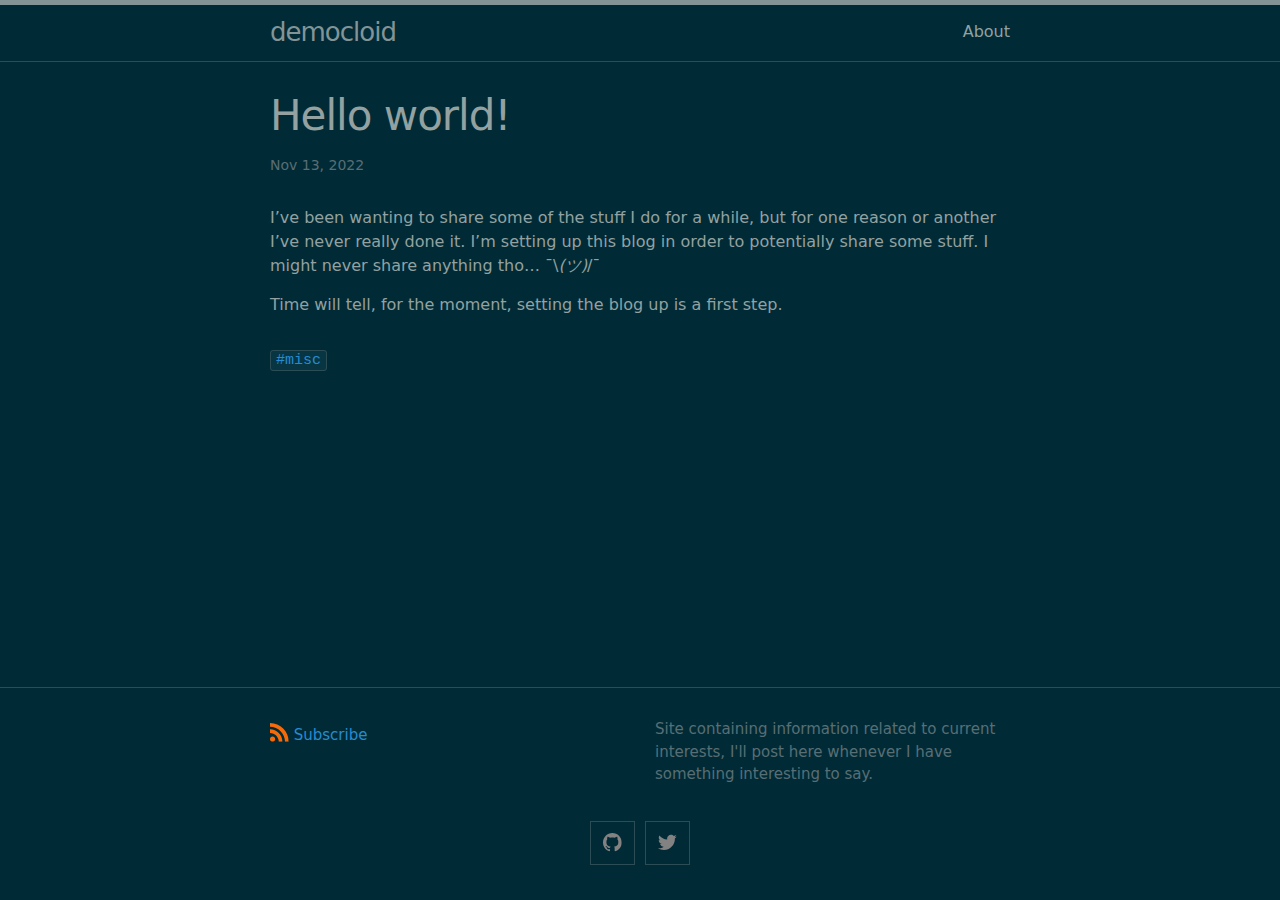
<file: 2022/11/13/hello-world.html>
<!DOCTYPE html>
<html lang="en"><head>
  <meta charset="utf-8">
  <meta http-equiv="X-UA-Compatible" content="IE=edge">
  <meta name="viewport" content="width=device-width, initial-scale=1"><!-- Begin Jekyll SEO tag v2.8.0 -->
<title>Hello world! | democloid</title>
<meta name="generator" content="Jekyll v4.2.2" />
<meta property="og:title" content="Hello world!" />
<meta name="author" content="" />
<meta property="og:locale" content="en_US" />
<meta name="description" content="I’ve been wanting to share some of the stuff I do for a while, but for one reason or another I’ve never really done it. I’m setting up this blog in order to potentially share some stuff. I might never share anything tho… ¯\(ツ)/¯" />
<meta property="og:description" content="I’ve been wanting to share some of the stuff I do for a while, but for one reason or another I’ve never really done it. I’m setting up this blog in order to potentially share some stuff. I might never share anything tho… ¯\(ツ)/¯" />
<link rel="canonical" href="http://0.0.0.0:4000/2022/11/13/hello-world.html" />
<meta property="og:url" content="http://0.0.0.0:4000/2022/11/13/hello-world.html" />
<meta property="og:site_name" content="democloid" />
<meta property="og:type" content="article" />
<meta property="article:published_time" content="2022-11-13T00:00:00-06:00" />
<meta name="twitter:card" content="summary" />
<meta property="twitter:title" content="Hello world!" />
<script type="application/ld+json">
{"@context":"https://schema.org","@type":"BlogPosting","author":{"@type":"Person","name":""},"dateModified":"2022-11-13T00:00:00-06:00","datePublished":"2022-11-13T00:00:00-06:00","description":"I’ve been wanting to share some of the stuff I do for a while, but for one reason or another I’ve never really done it. I’m setting up this blog in order to potentially share some stuff. I might never share anything tho… ¯\\(ツ)/¯","headline":"Hello world!","mainEntityOfPage":{"@type":"WebPage","@id":"http://0.0.0.0:4000/2022/11/13/hello-world.html"},"url":"http://0.0.0.0:4000/2022/11/13/hello-world.html"}</script>
<!-- End Jekyll SEO tag -->
<link rel="stylesheet" href="/assets/css/style.css"><link type="application/atom+xml" rel="alternate" href="http://0.0.0.0:4000/feed.xml" title="democloid" />
</head>
<body><header class="site-header">

  <div class="wrapper"><a class="site-title" rel="author" href="/">democloid</a><nav class="site-nav">
        <input type="checkbox" id="nav-trigger" class="nav-trigger" />
        <label for="nav-trigger">
          <span class="menu-icon">
            <svg viewBox="0 0 18 15" width="18px" height="15px">
              <path d="M18,1.484c0,0.82-0.665,1.484-1.484,1.484H1.484C0.665,2.969,0,2.304,0,1.484l0,0C0,0.665,0.665,0,1.484,0 h15.032C17.335,0,18,0.665,18,1.484L18,1.484z M18,7.516C18,8.335,17.335,9,16.516,9H1.484C0.665,9,0,8.335,0,7.516l0,0 c0-0.82,0.665-1.484,1.484-1.484h15.032C17.335,6.031,18,6.696,18,7.516L18,7.516z M18,13.516C18,14.335,17.335,15,16.516,15H1.484 C0.665,15,0,14.335,0,13.516l0,0c0-0.82,0.665-1.483,1.484-1.483h15.032C17.335,12.031,18,12.695,18,13.516L18,13.516z"/>
            </svg>
          </span>
        </label>

        <div class="trigger"><a class="page-link" href="/about/">About</a></div>
      </nav></div>
</header>
<main class="page-content" aria-label="Content">
      <div class="wrapper">
        <article class="post h-entry" itemscope itemtype="http://schema.org/BlogPosting">

    <header class="post-header">
    <h1 class="post-title p-name" itemprop="name headline">Hello world!</h1>
    <p class="post-meta"><time class="dt-published" datetime="2022-11-13T00:00:00-06:00" itemprop="datePublished">
        Nov 13, 2022
      </time></p>
  </header>

  <div class="post-content e-content" itemprop="articleBody">
    <p>I’ve been wanting to share some of the stuff I do for a while, but for one reason or another I’ve never really done it. I’m setting up this blog in order to potentially share some stuff. I might never share anything tho… ¯\<em>(ツ)</em>/¯</p>

<p>Time will tell, for the moment, setting the blog up is a first step.</p>

  </div>

  <div>
      
      
      <a href="/tag/misc"><code class="highligher-rouge"><nobr>#misc</nobr></code></a>
      
  </div><a class="u-url" href="/2022/11/13/hello-world.html" hidden></a>
</article>

      </div>
    </main><footer class="site-footer h-card">
  <data class="u-url" href="/"></data>

  <div class="wrapper">

    <div class="footer-col-wrapper">
      <div class="footer-col">
        <p class="feed-subscribe">
          <a href="/feed.xml">
            <svg class="svg-icon orange">
              <use xlink:href="/assets/minima-social-icons.svg#rss"></use>
            </svg><span>Subscribe</span>
          </a>
        </p>
        <ul class="contact-list">
          <li class="p-name"></li>
          <li><a class="u-email" href="mailto:"></a></li>
        </ul>
      </div>
      <div class="footer-col">
        <p>Site containing information related to current interests, I&#39;ll post here whenever I have something interesting to say.</p>
      </div>
    </div>

    <div class="social-links"><ul class="social-media-list"><li><a rel="me" href="https://github.com/democloid" target="_blank" title="democloid"><svg class="svg-icon grey"><use xlink:href="/assets/minima-social-icons.svg#github"></use></svg></a></li><li><a rel="me" href="https://twitter.com/democloid" target="_blank" title="democloid"><svg class="svg-icon grey"><use xlink:href="/assets/minima-social-icons.svg#twitter"></use></svg></a></li></ul>
</div>

  </div>

</footer>
</body>

</html>
</file>
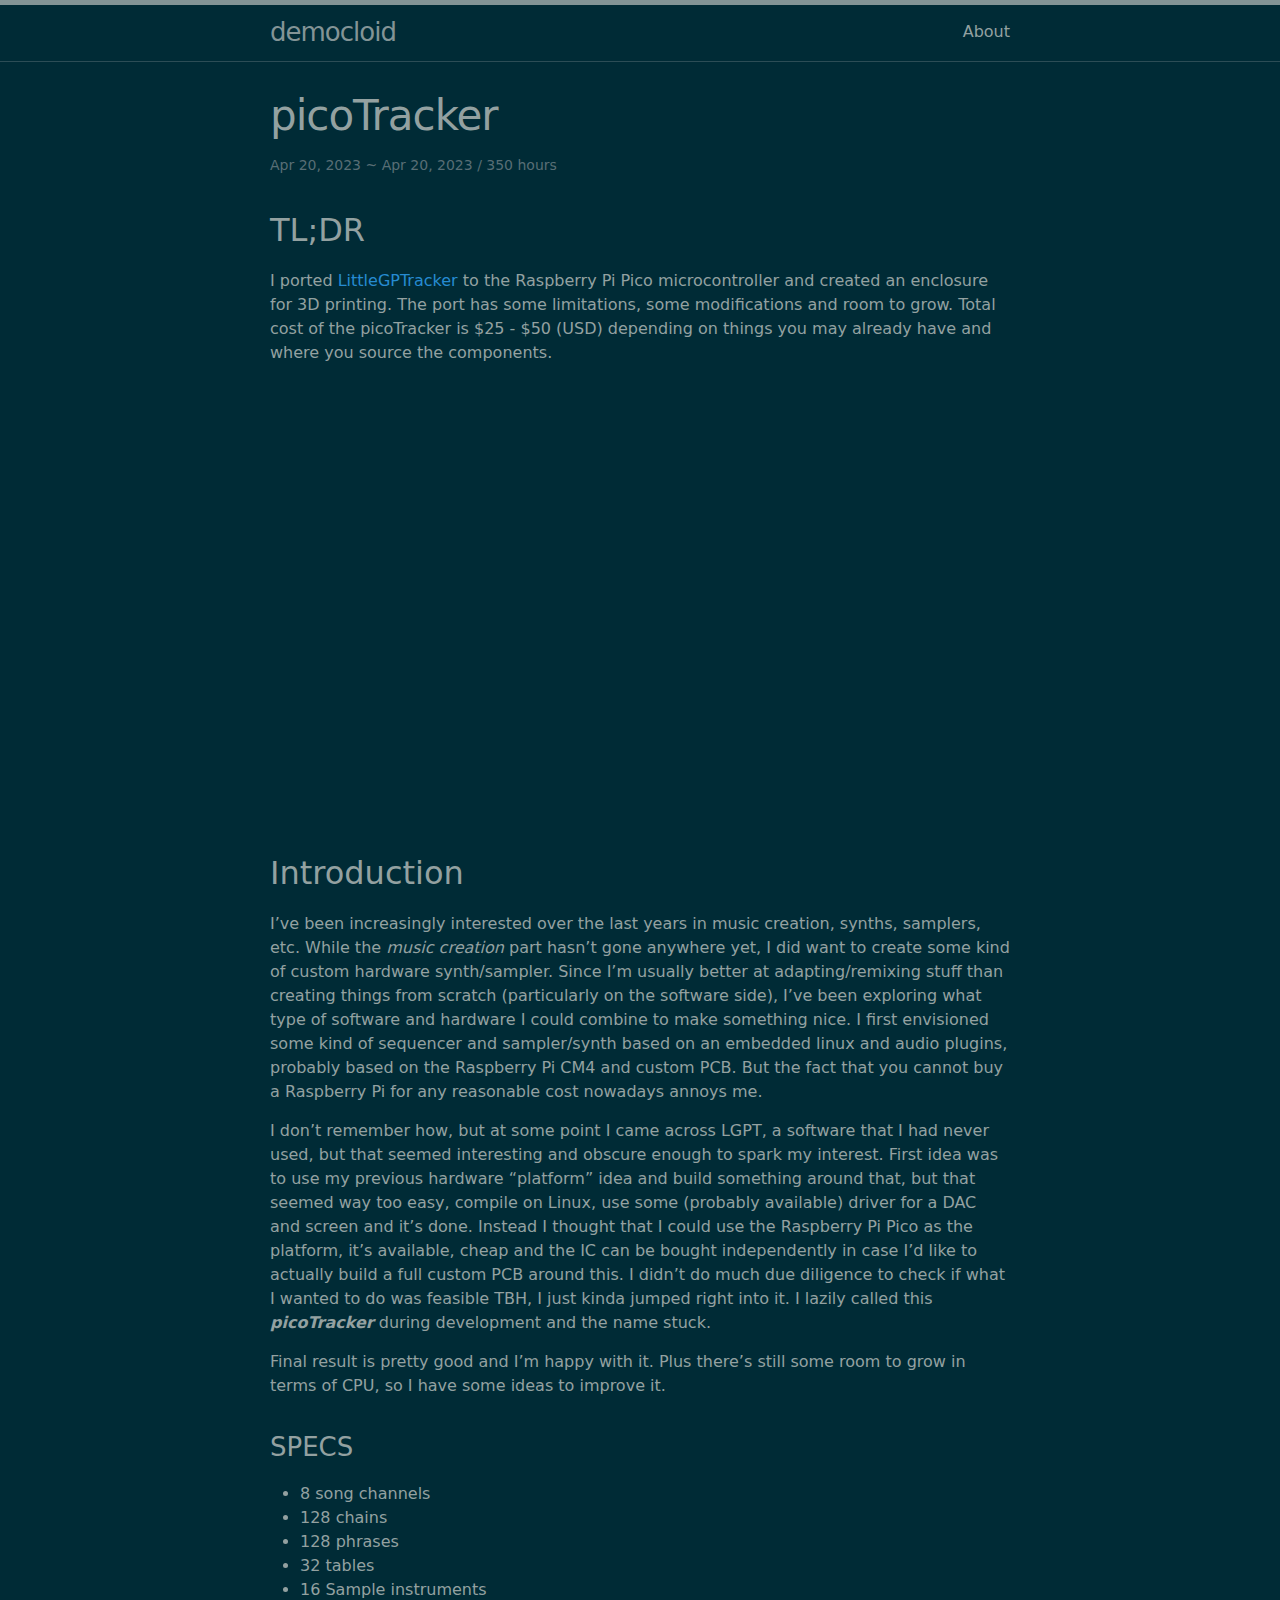
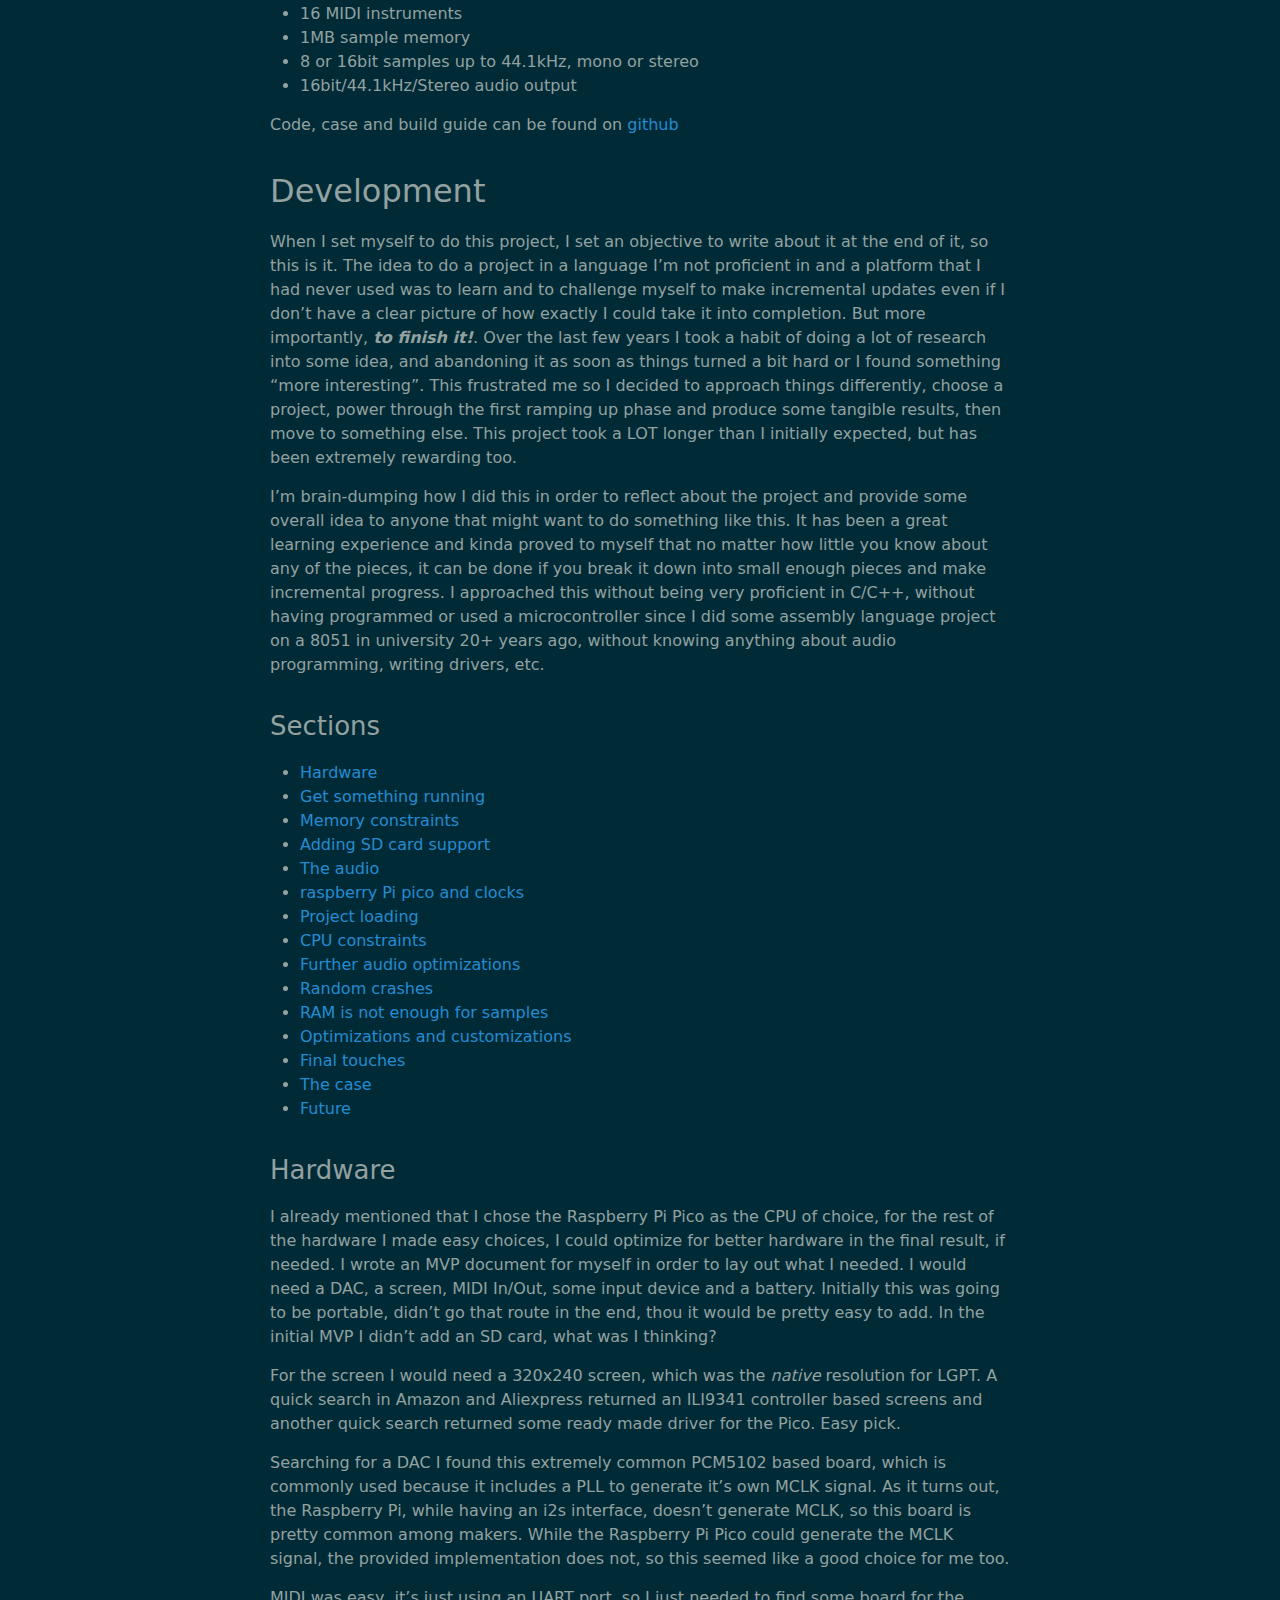
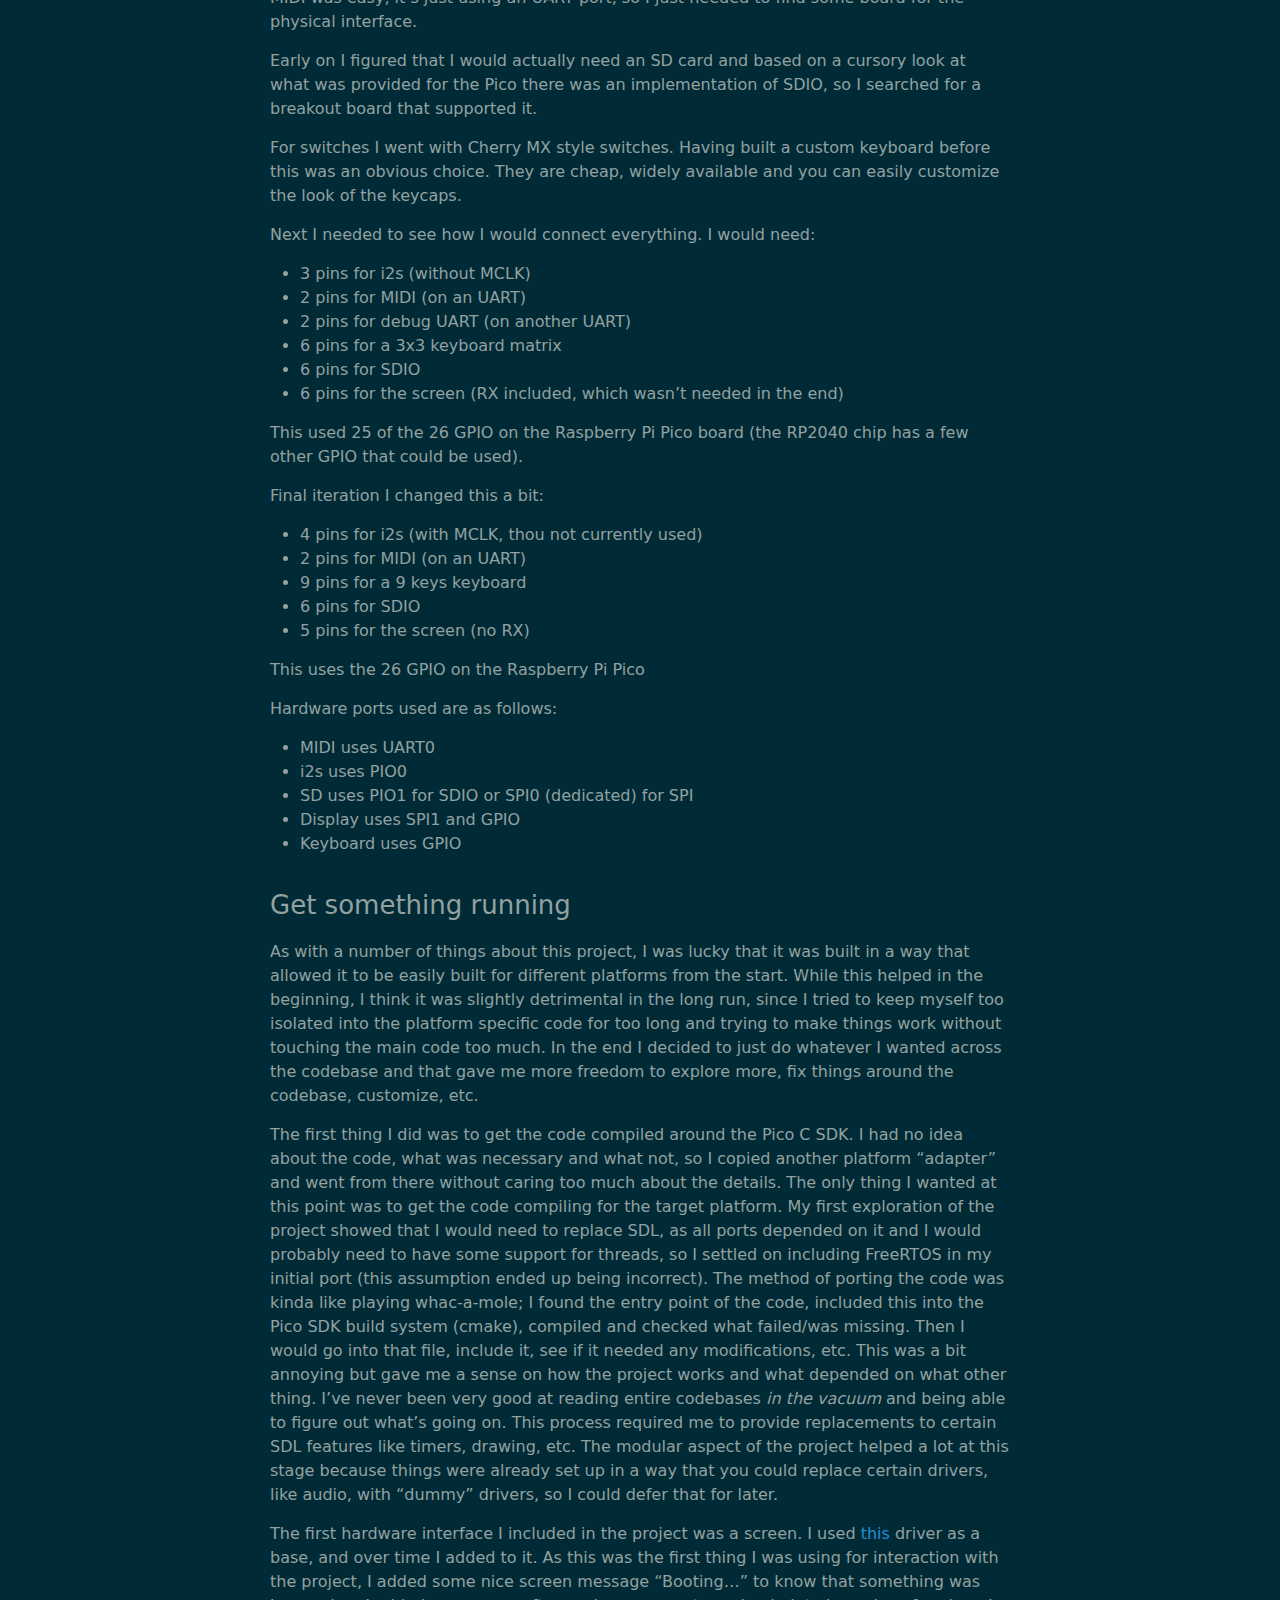
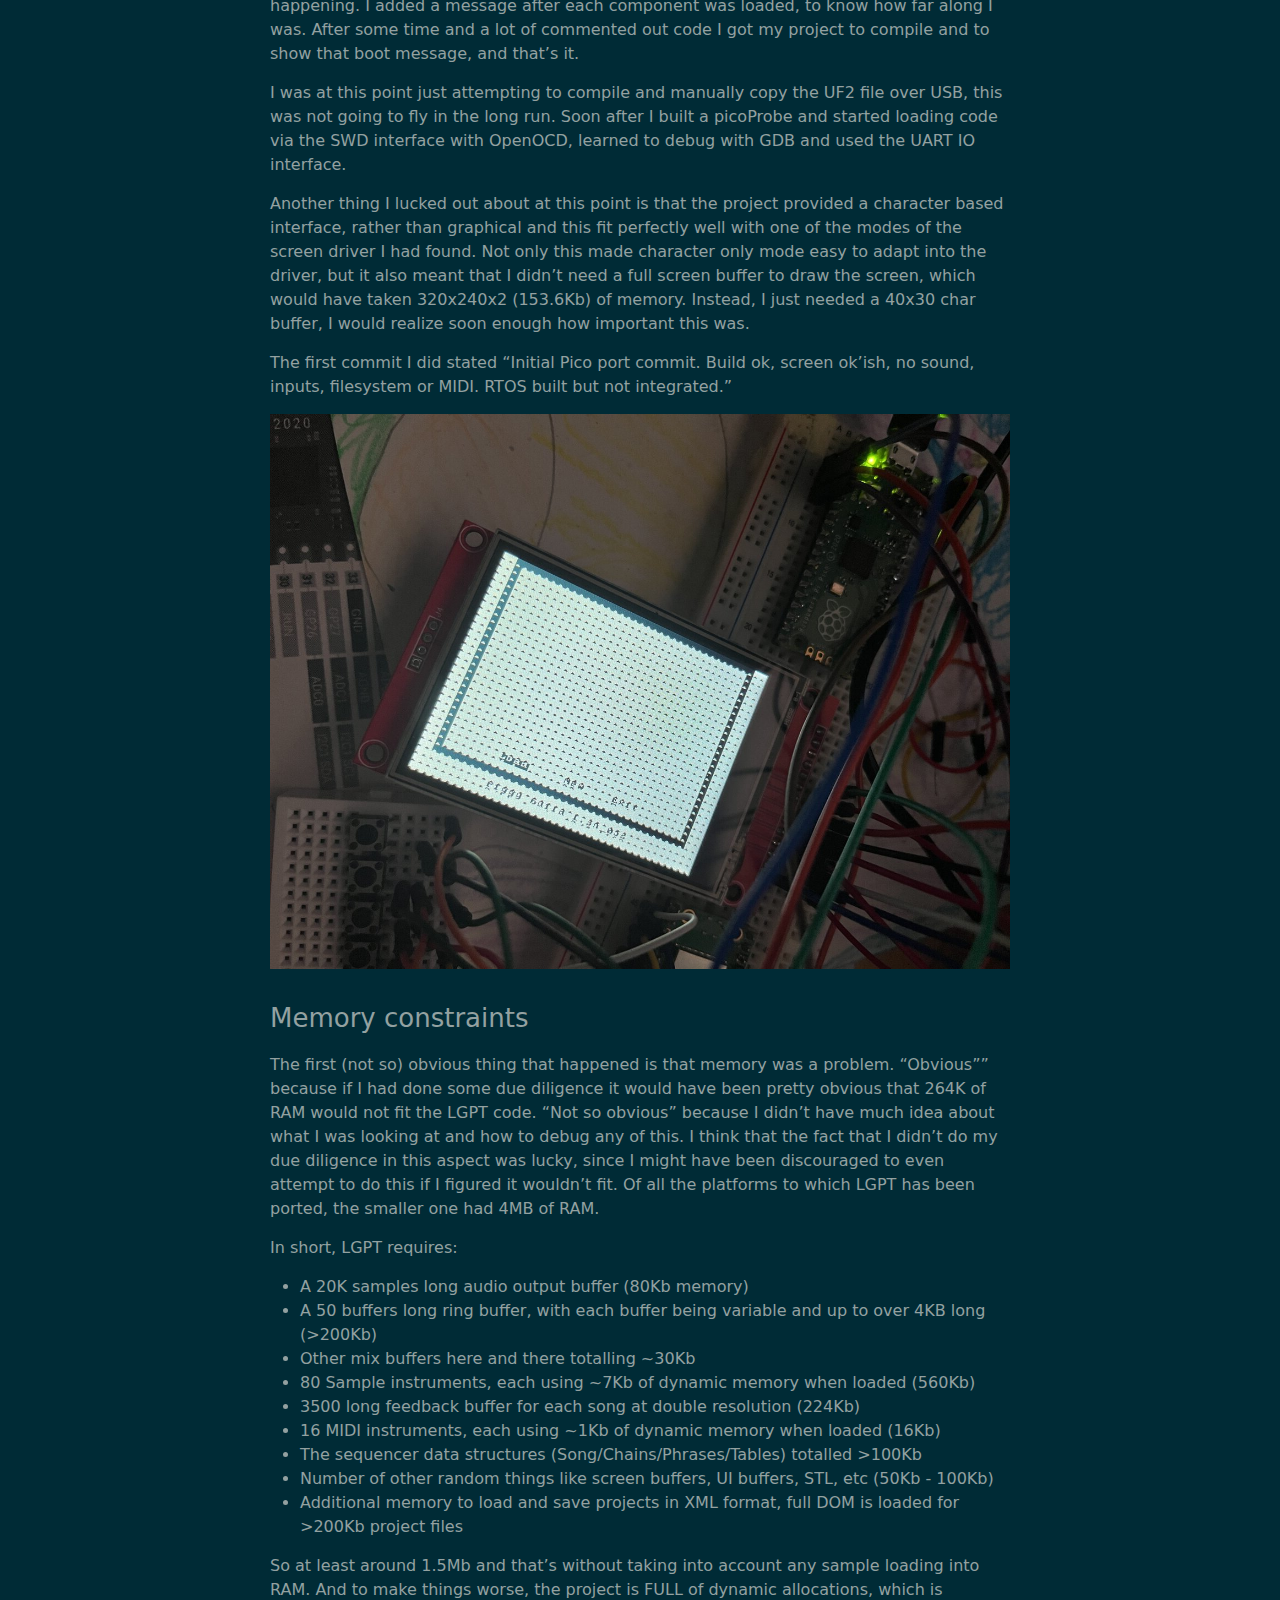
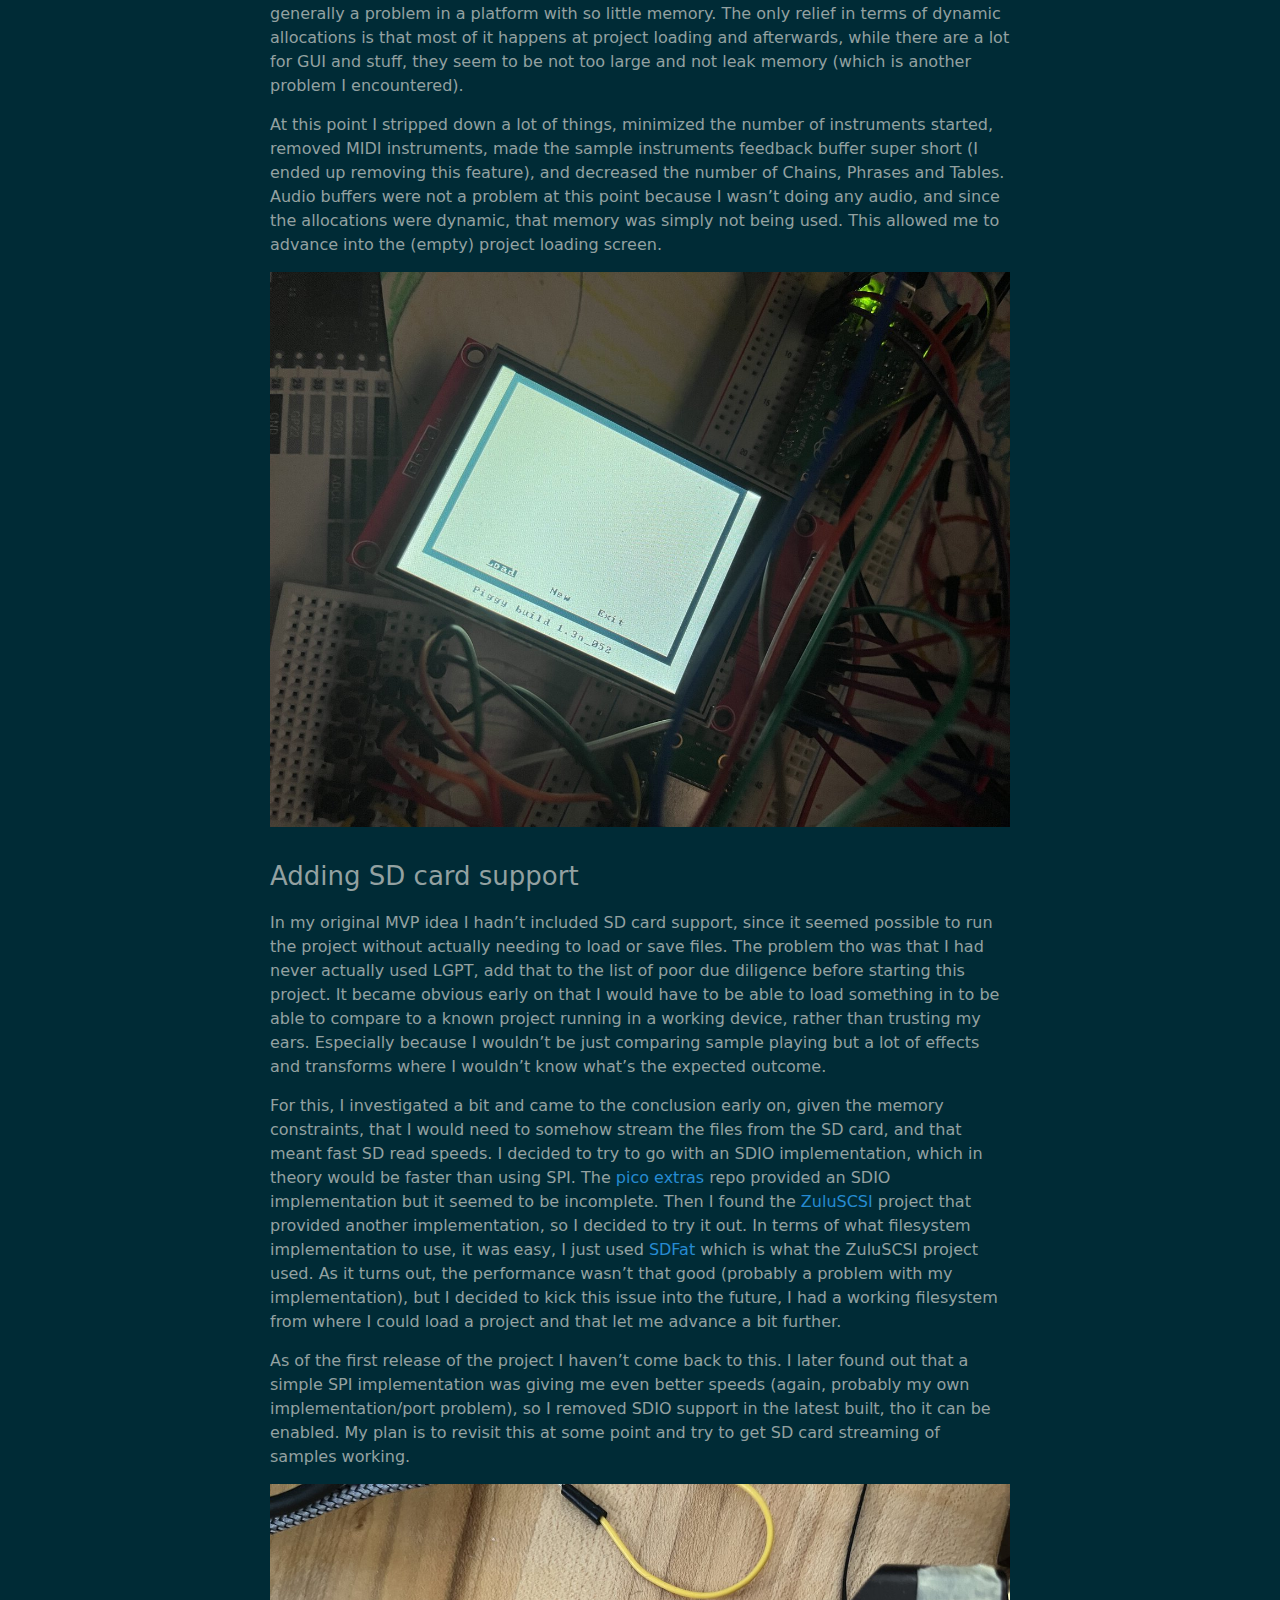
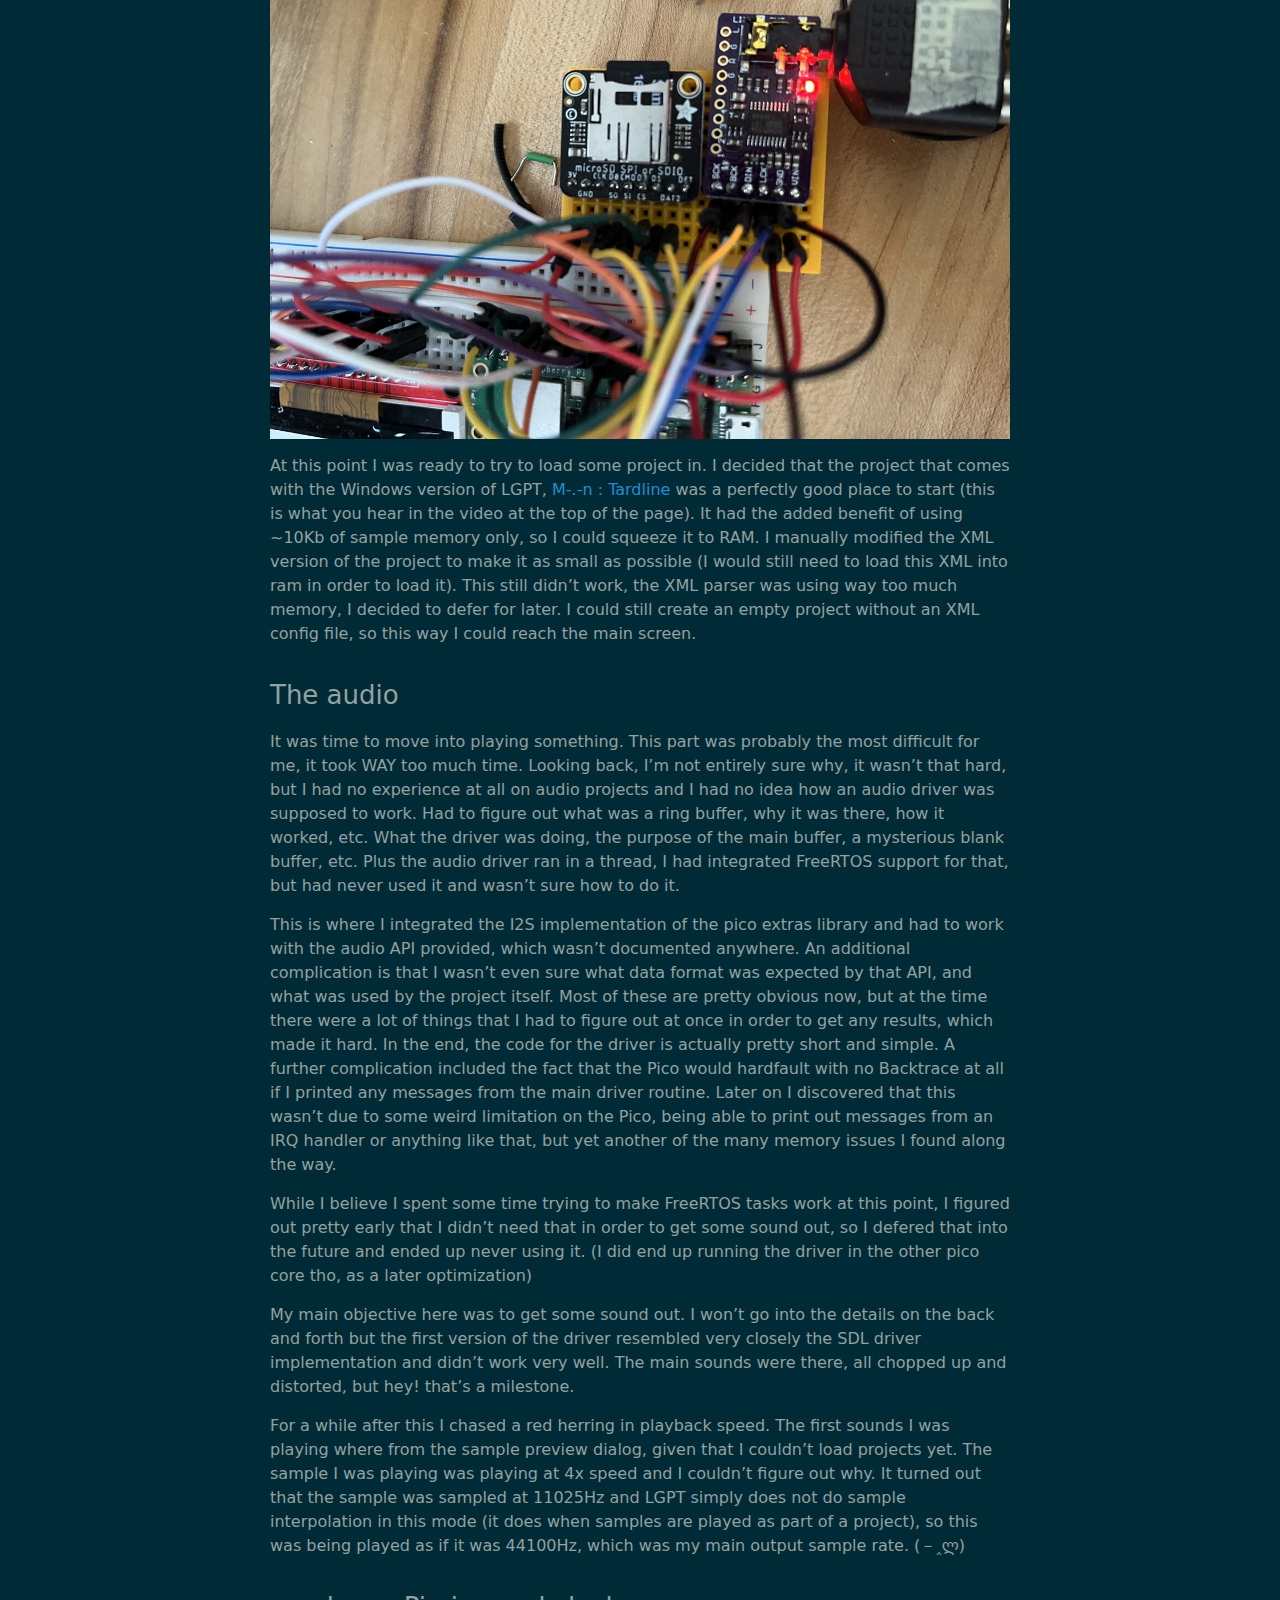
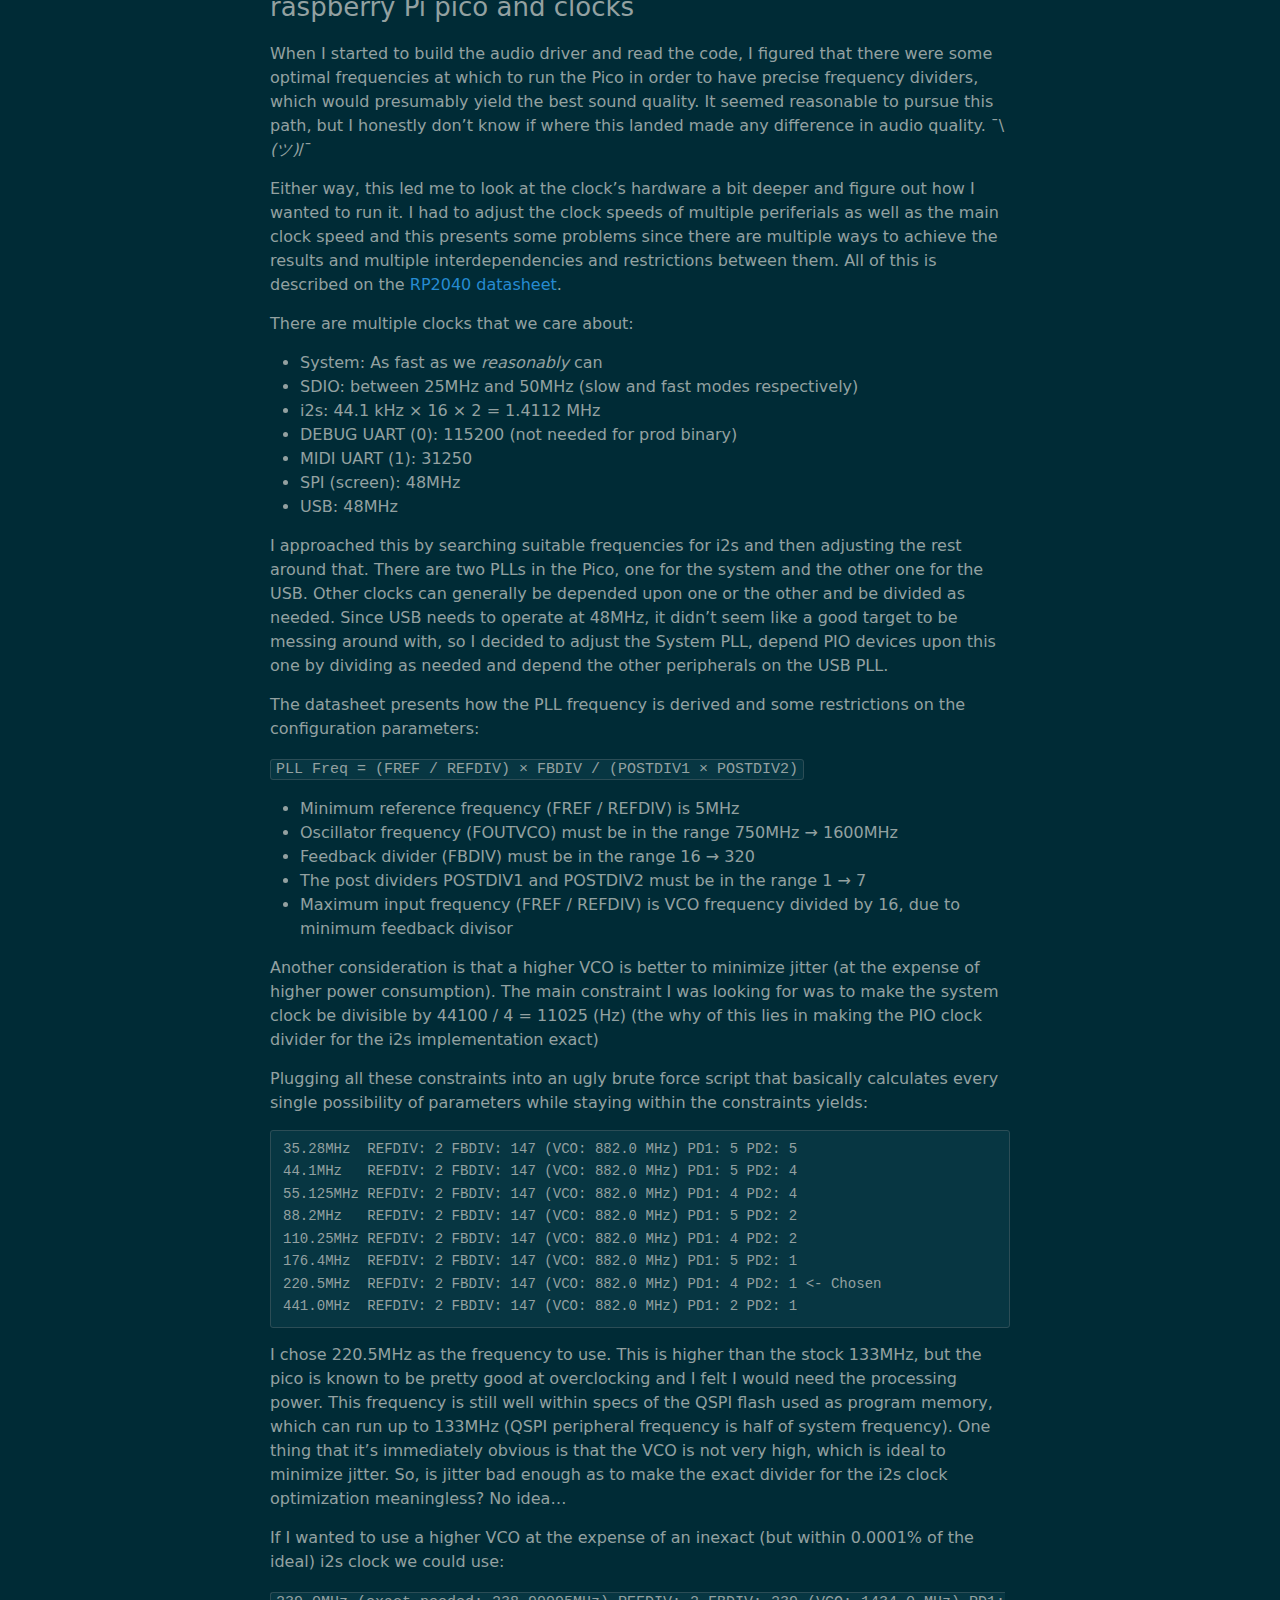
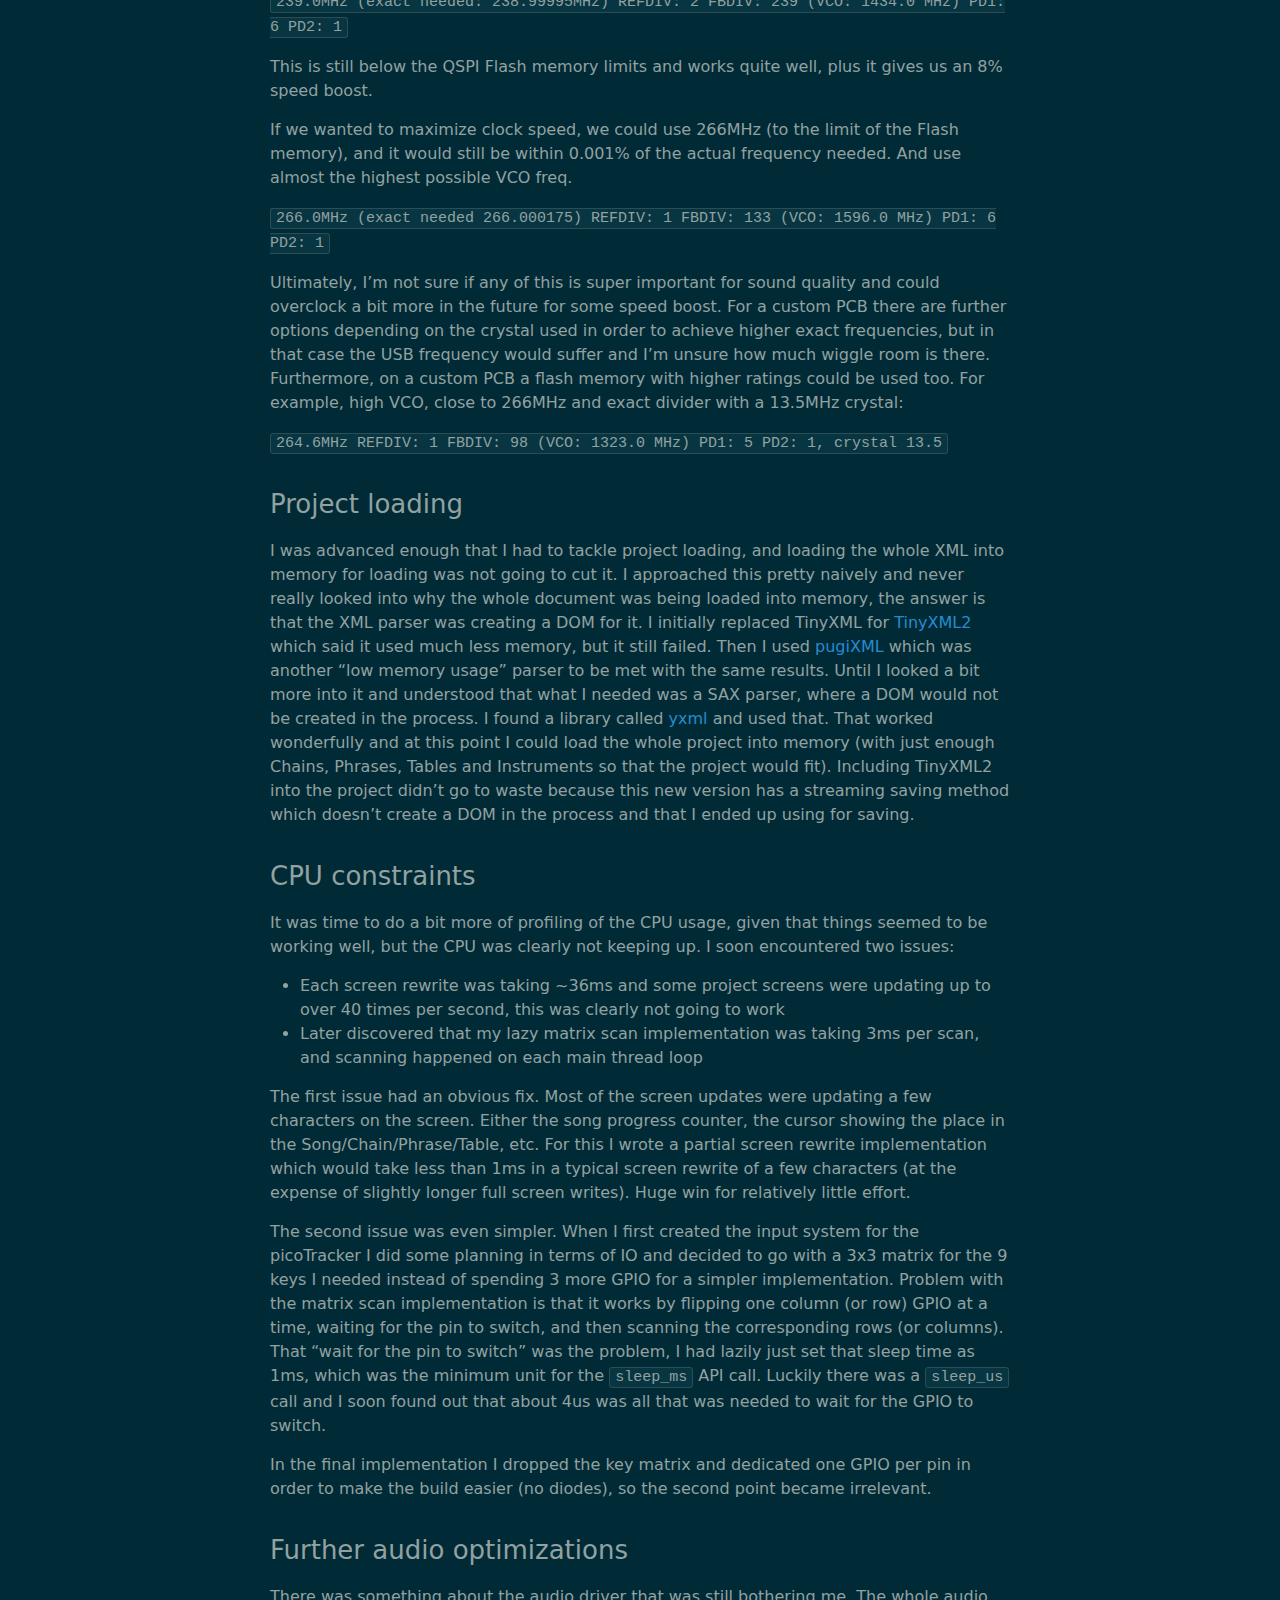
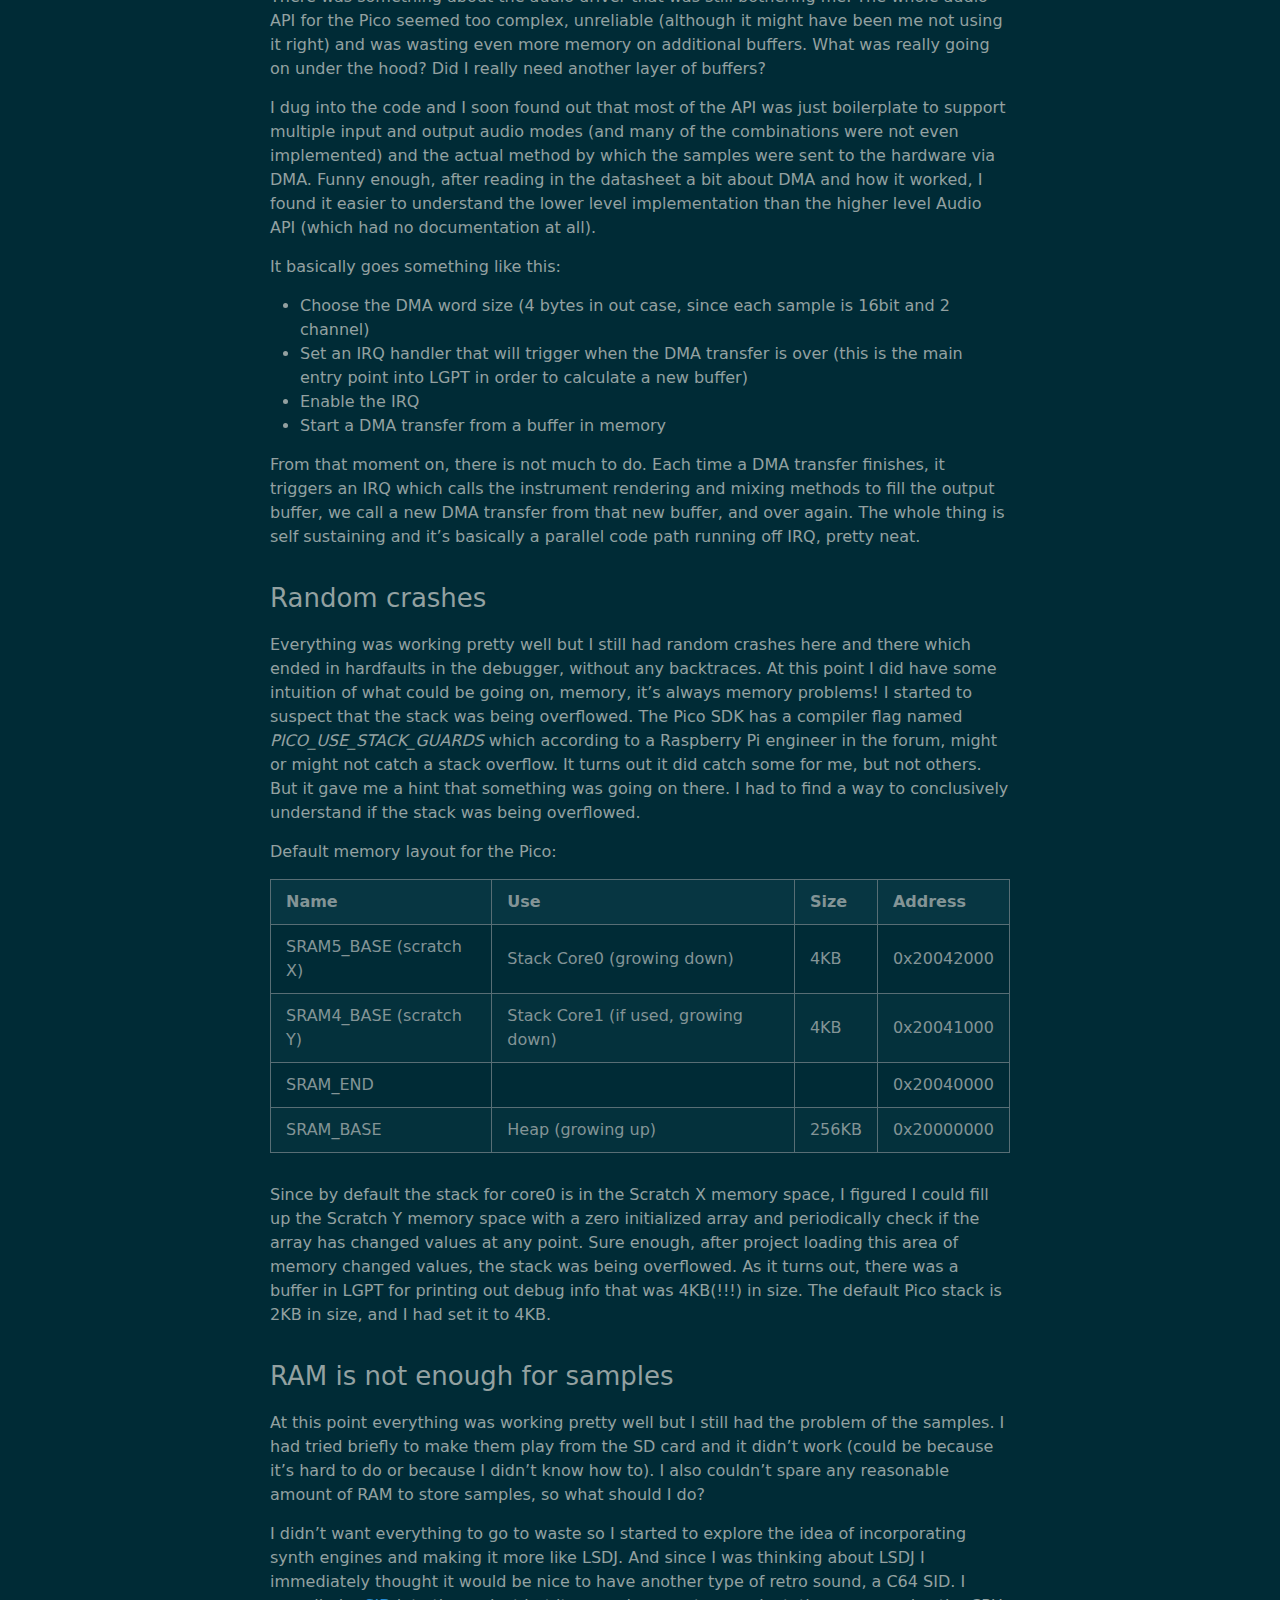
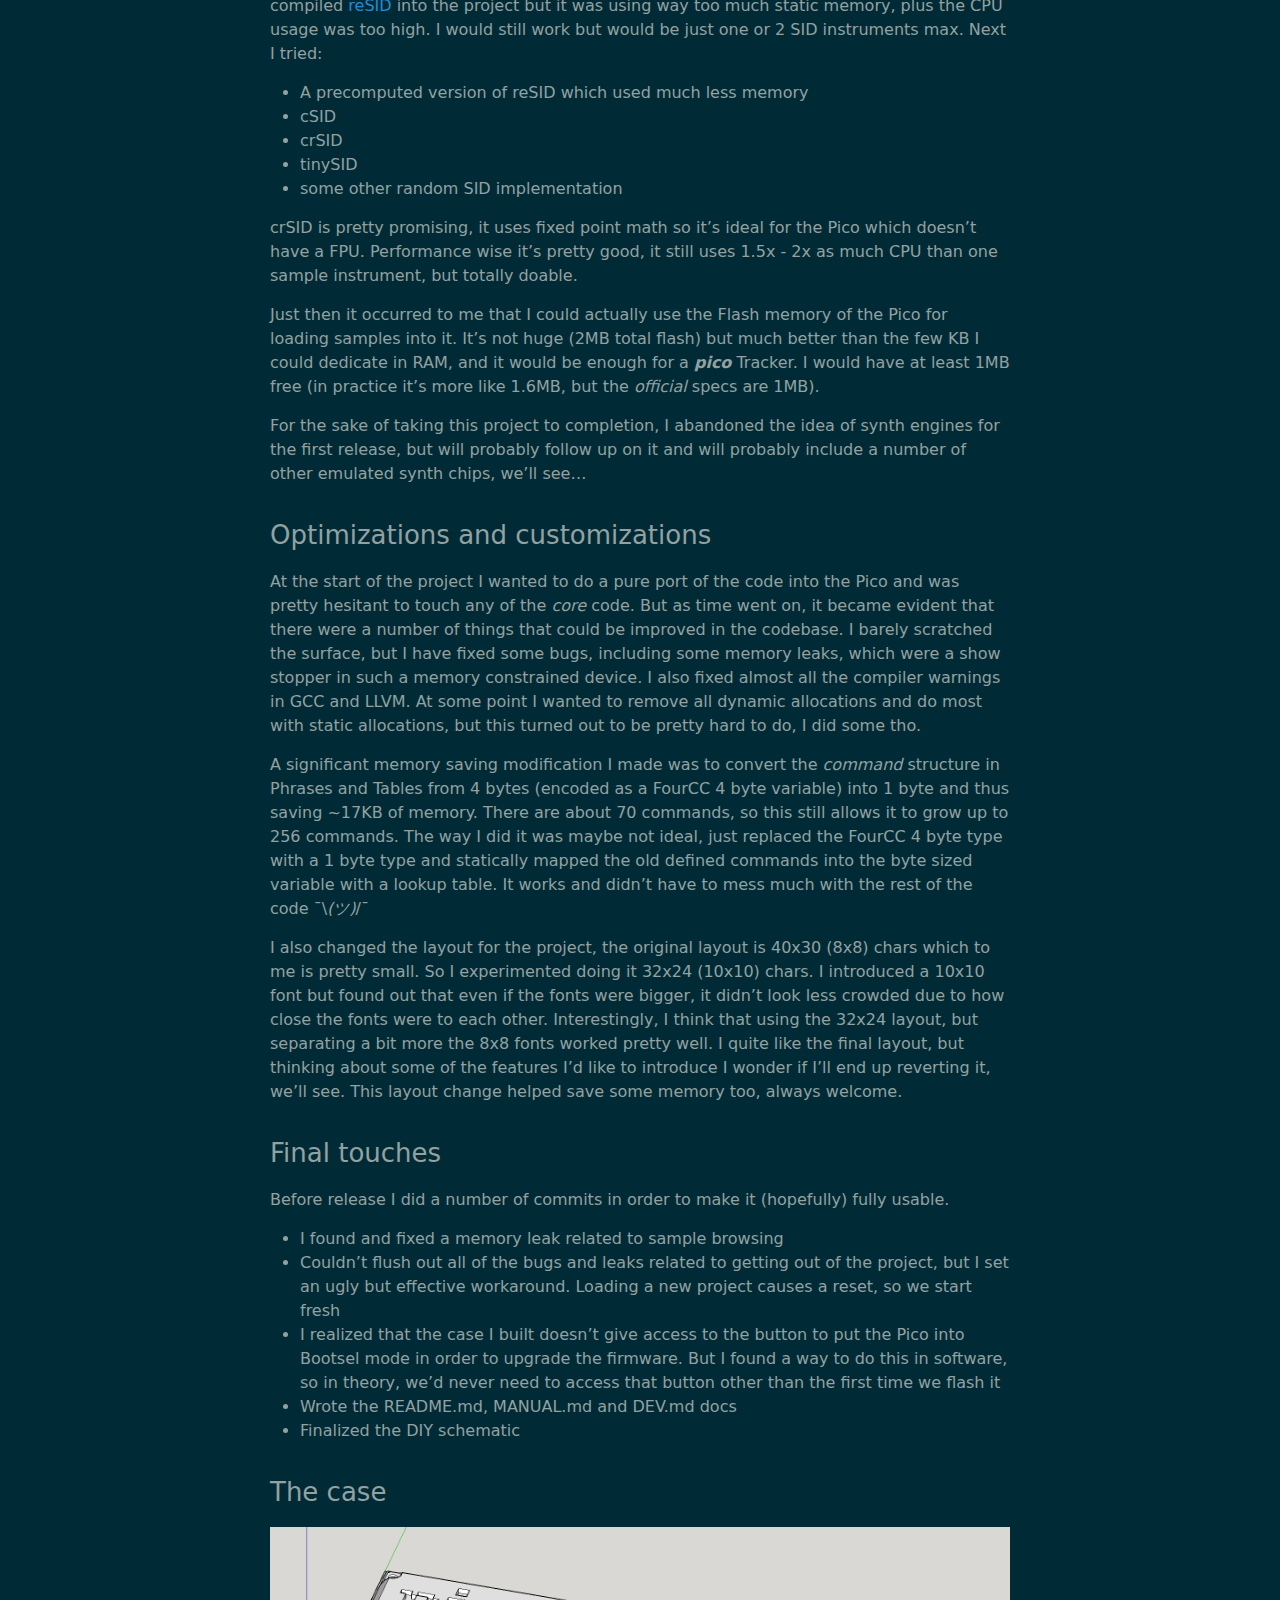
<file: 2023/04/20/picoTracker.html>
<!DOCTYPE html>
<html lang="en"><head>
  <meta charset="utf-8">
  <meta http-equiv="X-UA-Compatible" content="IE=edge">
  <meta name="viewport" content="width=device-width, initial-scale=1"><!-- Begin Jekyll SEO tag v2.8.0 -->
<title>picoTracker | democloid</title>
<meta name="generator" content="Jekyll v4.2.2" />
<meta property="og:title" content="picoTracker" />
<meta name="author" content="" />
<meta property="og:locale" content="en_US" />
<meta name="description" content="TL;DR I ported LittleGPTracker to the Raspberry Pi Pico microcontroller and created an enclosure for 3D printing. The port has some limitations, some modifications and room to grow. Total cost of the picoTracker is $25 - $50 (USD) depending on things you may already have and where you source the components." />
<meta property="og:description" content="TL;DR I ported LittleGPTracker to the Raspberry Pi Pico microcontroller and created an enclosure for 3D printing. The port has some limitations, some modifications and room to grow. Total cost of the picoTracker is $25 - $50 (USD) depending on things you may already have and where you source the components." />
<link rel="canonical" href="http://0.0.0.0:4000/2023/04/20/picoTracker.html" />
<meta property="og:url" content="http://0.0.0.0:4000/2023/04/20/picoTracker.html" />
<meta property="og:site_name" content="democloid" />
<meta property="og:type" content="article" />
<meta property="article:published_time" content="2023-04-20T00:00:00-05:00" />
<meta name="twitter:card" content="summary" />
<meta property="twitter:title" content="picoTracker" />
<script type="application/ld+json">
{"@context":"https://schema.org","@type":"BlogPosting","author":{"@type":"Person","name":""},"dateModified":"2023-04-20T00:00:00-05:00","datePublished":"2023-04-20T00:00:00-05:00","description":"TL;DR I ported LittleGPTracker to the Raspberry Pi Pico microcontroller and created an enclosure for 3D printing. The port has some limitations, some modifications and room to grow. Total cost of the picoTracker is $25 - $50 (USD) depending on things you may already have and where you source the components.","headline":"picoTracker","mainEntityOfPage":{"@type":"WebPage","@id":"http://0.0.0.0:4000/2023/04/20/picoTracker.html"},"url":"http://0.0.0.0:4000/2023/04/20/picoTracker.html"}</script>
<!-- End Jekyll SEO tag -->
<link rel="stylesheet" href="/assets/css/style.css"><link type="application/atom+xml" rel="alternate" href="http://0.0.0.0:4000/feed.xml" title="democloid" />
</head>
<body><header class="site-header">

  <div class="wrapper"><a class="site-title" rel="author" href="/">democloid</a><nav class="site-nav">
        <input type="checkbox" id="nav-trigger" class="nav-trigger" />
        <label for="nav-trigger">
          <span class="menu-icon">
            <svg viewBox="0 0 18 15" width="18px" height="15px">
              <path d="M18,1.484c0,0.82-0.665,1.484-1.484,1.484H1.484C0.665,2.969,0,2.304,0,1.484l0,0C0,0.665,0.665,0,1.484,0 h15.032C17.335,0,18,0.665,18,1.484L18,1.484z M18,7.516C18,8.335,17.335,9,16.516,9H1.484C0.665,9,0,8.335,0,7.516l0,0 c0-0.82,0.665-1.484,1.484-1.484h15.032C17.335,6.031,18,6.696,18,7.516L18,7.516z M18,13.516C18,14.335,17.335,15,16.516,15H1.484 C0.665,15,0,14.335,0,13.516l0,0c0-0.82,0.665-1.483,1.484-1.483h15.032C17.335,12.031,18,12.695,18,13.516L18,13.516z"/>
            </svg>
          </span>
        </label>

        <div class="trigger"><a class="page-link" href="/about/">About</a></div>
      </nav></div>
</header>
<main class="page-content" aria-label="Content">
      <div class="wrapper">
        <article class="post h-entry" itemscope itemtype="http://schema.org/BlogPosting">

    <header class="post-header">
    <h1 class="post-title p-name" itemprop="name headline">picoTracker</h1>
    <p class="post-meta"><time class="dt-published" datetime="2023-04-20T00:00:00-05:00" itemprop="datePublished">
        Apr 20, 2023
      </time>~<time class="dt-modified" datetime="2023-04-20T00:00:00-05:00" itemprop="dateModified">
          Apr 20, 2023
        </time><span class="p-time" itemprop="projectTime"> / 350 hours</span></p>
  </header>

  <div class="post-content e-content" itemprop="articleBody">
    <h2 id="tldr">TL;DR</h2>
<p>I ported <a href="https://www.littlegptracker.com/">LittleGPTracker</a> to the Raspberry Pi Pico microcontroller and created an enclosure for 3D printing. The port has some limitations, some modifications and room to grow. Total cost of the picoTracker is $25 - $50 (USD) depending on things you may already have and where you source the components.</p>
<iframe width="768" height="432" src="https://www.youtube.com/embed/28nLhhtUNqs" frameborder="0" allowfullscreen=""></iframe>
<!--more-->

<h2 id="introduction">Introduction</h2>
<p>I’ve been increasingly interested over the last years in music creation, synths, samplers, etc. While the <em>music creation</em> part hasn’t gone anywhere yet, I did want to create some kind of custom hardware synth/sampler. Since I’m usually better at adapting/remixing stuff than creating things from scratch (particularly on the software side), I’ve been exploring what type of software and hardware I could combine to make something nice. I first envisioned some kind of sequencer and sampler/synth based on an embedded linux and audio plugins, probably based on the Raspberry Pi CM4 and custom PCB. But the fact that you cannot buy a Raspberry Pi for any reasonable cost nowadays annoys me.</p>

<p>I don’t remember how, but at some point I came across LGPT, a software that I had never used, but that seemed interesting and obscure enough to spark my interest. First idea was to use my previous hardware “platform” idea and build something around that, but that seemed way too easy, compile on Linux, use some (probably available) driver for a DAC and screen and it’s done. Instead I thought that I could use the Raspberry Pi Pico as the platform, it’s available, cheap and the IC can be bought independently in case I’d like to actually build a full custom PCB around this. I didn’t do much due diligence to check if what I wanted to do was feasible TBH, I just kinda jumped right into it. I lazily called this <strong><em>picoTracker</em></strong> during development and the name stuck.</p>

<p>Final result is pretty good and I’m happy with it. Plus there’s still some room to grow in terms of CPU, so I have some ideas to improve it.</p>

<h3 id="specs">SPECS</h3>
<ul>
  <li>8 song channels</li>
  <li>128 chains</li>
  <li>128 phrases</li>
  <li>32 tables</li>
  <li>16 Sample instruments</li>
  <li>16 MIDI instruments</li>
  <li>1MB sample memory</li>
  <li>8 or 16bit samples up to 44.1kHz, mono or stereo</li>
  <li>16bit/44.1kHz/Stereo audio output</li>
</ul>

<p>Code, case and build guide can be found on <a href="https://github.com/democloid/picoTracker">github</a></p>

<h2 id="development">Development</h2>
<p>When I set myself to do this project, I set an objective to write about it at the end of it, so this is it. The idea to do a project in a language I’m not proficient in and a platform that I had never used was to learn and to challenge myself to make incremental updates even if I don’t have a clear picture of how exactly I could take it into completion. But more importantly, <strong><em>to finish it!</em></strong>. Over the last few years I took a habit of doing a lot of research into some idea, and abandoning it as soon as things turned a bit hard or I found something “more interesting”. This frustrated me so I decided to approach things differently, choose a project, power through the first ramping up phase and produce some tangible results, then move to something else. This project took a LOT longer than I initially expected, but has been extremely rewarding too.</p>

<p>I’m brain-dumping how I did this in order to reflect about the project and provide some overall idea to anyone that might want to do something like this. It has been a great learning experience and kinda proved to myself that no matter how little you know about any of the pieces, it can be done if you break it down into small enough pieces and make incremental progress. I approached this without being very proficient in C/C++, without having programmed or used a microcontroller since I did some assembly language project on a 8051 in university 20+ years ago, without knowing anything about audio programming, writing drivers, etc.</p>

<h3 id="sections">Sections</h3>
<ul>
  <li><a href="#hardware">Hardware</a></li>
  <li><a href="#get-something-running">Get something running</a></li>
  <li><a href="#memory-constraints">Memory constraints</a></li>
  <li><a href="#adding-sd-card-support">Adding SD card support</a></li>
  <li><a href="#the-audio">The audio</a></li>
  <li><a href="#raspberry-pi-pico-and-clocks">raspberry Pi pico and clocks</a></li>
  <li><a href="#project-loading">Project loading</a></li>
  <li><a href="#cpu-constraints">CPU constraints</a></li>
  <li><a href="#further-audio-optimizations">Further audio optimizations</a></li>
  <li><a href="#random-crashes">Random crashes</a></li>
  <li><a href="#ram-is-not-enough-for-samples">RAM is not enough for samples</a></li>
  <li><a href="#optimizations-and-customizations">Optimizations and customizations</a></li>
  <li><a href="#final-touches">Final touches</a></li>
  <li><a href="#the-case">The case</a></li>
  <li><a href="#future">Future</a></li>
</ul>

<h3 id="hardware">Hardware</h3>
<p>I already mentioned that I chose the Raspberry Pi Pico as the CPU of choice, for the rest of the hardware I made easy choices, I could optimize for better hardware in the final result, if needed. I wrote an MVP document for myself in order to lay out what I needed. I would need a DAC, a screen, MIDI In/Out, some input device and a battery. Initially this was going to be portable, didn’t go that route in the end, thou it would be pretty easy to add. In the initial MVP I didn’t add an SD card, what was I thinking?</p>

<p>For the screen I would need a 320x240 screen, which was the <em>native</em> resolution for LGPT. A quick search in Amazon and Aliexpress returned an ILI9341 controller based screens and another quick search returned some ready made driver for the Pico. Easy pick.</p>

<p>Searching for a DAC I found this extremely common PCM5102 based board, which is commonly used because it includes a PLL to generate it’s own MCLK signal. As it turns out, the Raspberry Pi, while having an i2s interface, doesn’t generate MCLK, so this board is pretty common among makers. While the Raspberry Pi Pico could generate the MCLK signal, the provided implementation does not, so this seemed like a good choice for me too.</p>

<p>MIDI was easy, it’s just using an UART port, so I just needed to find some board for the physical interface.</p>

<p>Early on I figured that I would actually need an SD card and based on a cursory look at what was provided for the Pico there was an implementation of SDIO, so I searched for a breakout board that supported it.</p>

<p>For switches I went with Cherry MX style switches. Having built a custom keyboard before this was an obvious choice. They are cheap, widely available and you can easily customize the look of the keycaps.</p>

<p>Next I needed to see how I would connect everything. I would need:</p>
<ul>
  <li>3 pins for i2s (without MCLK)</li>
  <li>2 pins for MIDI (on an UART)</li>
  <li>2 pins for debug UART (on another UART)</li>
  <li>6 pins for a 3x3 keyboard matrix</li>
  <li>6 pins for SDIO</li>
  <li>6 pins for the screen (RX included, which wasn’t needed in the end)</li>
</ul>

<p>This used 25 of the 26 GPIO on the Raspberry Pi Pico board (the RP2040 chip has a few other GPIO that could be used).</p>

<p>Final iteration I changed this a bit:</p>
<ul>
  <li>4 pins for i2s (with MCLK, thou not currently used)</li>
  <li>2 pins for MIDI (on an UART)</li>
  <li>9 pins for a 9 keys keyboard</li>
  <li>6 pins for SDIO</li>
  <li>5 pins for the screen (no RX)</li>
</ul>

<p>This uses the 26 GPIO on the Raspberry Pi Pico</p>

<p>Hardware ports used are as follows:</p>
<ul>
  <li>MIDI uses UART0</li>
  <li>i2s uses PIO0</li>
  <li>SD uses PIO1 for SDIO or SPI0 (dedicated) for SPI</li>
  <li>Display uses SPI1 and GPIO</li>
  <li>Keyboard uses GPIO</li>
</ul>

<h3 id="get-something-running">Get something running</h3>
<p>As with a number of things about this project, I was lucky that it was built in a way that allowed it to be easily built for different platforms from the start. While this helped in the beginning, I think it was slightly detrimental in the long run, since I tried to keep myself too isolated into the platform specific code for too long and trying to make things work without touching the main code too much. In the end I decided to just do whatever I wanted across the codebase and that gave me more freedom to explore more, fix things around the codebase, customize, etc.</p>

<p>The first thing I did was to get the code compiled around the Pico C SDK. I had no idea about the code, what was necessary and what not, so I copied another platform “adapter” and went from there without caring too much about the details. The only thing I wanted at this point was to get the code compiling for the target platform. My first exploration of the project showed that I would need to replace SDL, as all ports depended on it and I would probably need to have some support for threads, so I settled on including FreeRTOS in my initial port (this assumption ended up being incorrect). The method of porting the code was kinda like playing whac-a-mole; I found the entry point of the code, included this into the Pico SDK build system (cmake), compiled and checked what failed/was missing. Then I would go into that file, include it, see if it needed any modifications, etc. This was a bit annoying but gave me a sense on how the project works and what depended on what other thing. I’ve never been very good at reading entire codebases <em>in the vacuum</em> and being able to figure out what’s going on. This process required me to provide replacements to certain SDL features like timers, drawing, etc. The modular aspect of the project helped a lot at this stage because things were already set up in a way that you could replace certain drivers, like audio, with “dummy” drivers, so I could defer that for later.</p>

<p>The first hardware interface I included in the project was a screen. I used <a href="https://github.com/shawnhyam/pico/tree/main/ili9341">this</a> driver as a base, and over time I added to it. As this was the first thing I was using for interaction with the project, I added some nice screen message “Booting…” to know that something was happening. I added a message after each component was loaded, to know how far along I was. After some time and a lot of commented out code I got my project to compile and to show that boot message, and that’s it.</p>

<p>I was at this point just attempting to compile and manually copy the UF2 file over USB, this was not going to fly in the long run. Soon after I built a picoProbe and started loading code via the SWD interface with OpenOCD, learned to debug with GDB and used the UART IO interface.</p>

<p>Another thing I lucked out about at this point is that the project provided a character based interface, rather than graphical and this fit perfectly well with one of the modes of the screen driver I had found. Not only this made character only mode easy to adapt into the driver, but it also meant that I didn’t need a full screen buffer to draw the screen, which would have taken 320x240x2 (153.6Kb) of memory. Instead, I just needed a 40x30 char buffer, I would realize soon enough how important this was.</p>

<p>The first commit I did stated “Initial Pico port commit. Build ok, screen ok’ish, no sound, inputs, filesystem or MIDI. RTOS built but not integrated.”</p>

<p><img src="/assets/img/2023-4-20-picoTracker/screen-okish.jpg" alt="Screen ok'ish" /></p>

<h3 id="memory-constraints">Memory constraints</h3>
<p>The first (not so) obvious thing that happened is that memory was a problem. “Obvious”” because if I had done some due diligence it would have been pretty obvious that 264K of RAM would not fit the LGPT code. “Not so obvious” because I didn’t have much idea about what I was looking at and how to debug any of this. I think that the fact that I didn’t do my due diligence in this aspect was lucky, since I might have been discouraged to even attempt to do this if I figured it wouldn’t fit. Of all the platforms to which LGPT has been ported, the smaller one had 4MB of RAM.</p>

<p>In short, LGPT requires:</p>
<ul>
  <li>A 20K samples long audio output buffer (80Kb memory)</li>
  <li>A 50 buffers long ring buffer, with each buffer being variable and up to over 4KB long (&gt;200Kb)</li>
  <li>Other mix buffers here and there totalling ~30Kb</li>
  <li>80 Sample instruments, each using ~7Kb of dynamic memory when loaded (560Kb)</li>
  <li>3500 long feedback buffer for each song at double resolution (224Kb)</li>
  <li>16 MIDI instruments, each using ~1Kb of dynamic memory when loaded (16Kb)</li>
  <li>The sequencer data structures (Song/Chains/Phrases/Tables) totalled &gt;100Kb</li>
  <li>Number of other random things like screen buffers, UI buffers, STL, etc (50Kb - 100Kb)</li>
  <li>Additional memory to load and save projects in XML format, full DOM is loaded for &gt;200Kb project files</li>
</ul>

<p>So at least around 1.5Mb and that’s without taking into account any sample loading into RAM. And to make things worse, the project is FULL of dynamic allocations, which is generally a problem in a platform with so little memory. The only relief in terms of dynamic allocations is that most of it happens at project loading and afterwards, while there are a lot for GUI and stuff, they seem to be not too large and not leak memory (which is another problem I encountered).</p>

<p>At this point I stripped down a lot of things, minimized the number of instruments started, removed MIDI instruments, made the sample instruments feedback buffer super short (I ended up removing this feature), and decreased the number of Chains, Phrases and Tables. Audio buffers were not a problem at this point because I wasn’t doing any audio, and since the allocations were dynamic, that memory was simply not being used. This allowed me to advance into the (empty) project loading screen.</p>

<p><img src="/assets/img/2023-4-20-picoTracker/screen-empty.jpg" alt="Screen empty" /></p>

<h3 id="adding-sd-card-support">Adding SD card support</h3>
<p>In my original MVP idea I hadn’t included SD card support, since it seemed possible to run the project without actually needing to load or save files. The problem tho was that I had never actually used LGPT, add that to the list of poor due diligence before starting this project. It became obvious early on that I would have to be able to load something in to be able to compare to a known project running in a working device, rather than trusting my ears. Especially because I wouldn’t be just comparing sample playing but a lot of effects and transforms where I wouldn’t know what’s the expected outcome.</p>

<p>For this, I investigated a bit and came to the conclusion early on, given the memory constraints, that I would need to somehow stream the files from the SD card, and that meant fast SD read speeds. I decided to try to go with an SDIO implementation, which in theory would be faster than using SPI. The <a href="https://github.com/raspberrypi/pico-extras">pico extras</a> repo provided an SDIO implementation but it seemed to be incomplete. Then I found the <a href="https://github.com/ZuluSCSI/ZuluSCSI-firmware">ZuluSCSI</a> project that provided another implementation, so I decided to try it out. In terms of what filesystem implementation to use, it was easy, I just used <a href="https://github.com/greiman/SdFat">SDFat</a> which is what the ZuluSCSI project used. As it turns out, the performance wasn’t that good (probably a problem with my implementation), but I decided to kick this issue into the future, I had a working filesystem from where I could load a project and that let me advance a bit further.</p>

<p>As of the first release of the project I haven’t come back to this. I later found out that a simple SPI implementation was giving me even better speeds (again, probably my own implementation/port problem), so I removed SDIO support in the latest built, tho it can be enabled. My plan is to revisit this at some point and try to get SD card streaming of samples working.</p>

<p><img src="/assets/img/2023-4-20-picoTracker/audio-and-sd.jpg" alt="Audio and SD" /></p>

<p>At this point I was ready to try to load some project in. I decided that the project that comes with the Windows version of LGPT, <a href="https://littlegptracker.com/10k.php">M-.-n : Tardline </a> was a perfectly good place to start (this is what you hear in the video at the top of the page). It had the added benefit of using ~10Kb of sample memory only, so I could squeeze it to RAM. I manually modified the XML version of the project to make it as small as possible (I would still need to load this XML into ram in order to load it). This still didn’t work, the XML parser was using way too much memory, I decided to defer for later. I could still create an empty project without an XML config file, so this way I could reach the main screen.</p>

<h3 id="the-audio">The audio</h3>
<p>It was time to move into playing something. This part was probably the most difficult for me, it took WAY too much time. Looking back, I’m not entirely sure why, it wasn’t that hard, but I had no experience at all on audio projects and I had no idea how an audio driver was supposed to work. Had to figure out what was a ring buffer, why it was there, how it worked, etc. What the driver was doing, the purpose of the main buffer, a mysterious blank buffer, etc. Plus the audio driver ran in a thread, I had integrated FreeRTOS support for that, but had never used it and wasn’t sure how to do it.</p>

<p>This is where I integrated the I2S implementation of the pico extras library and had to work with the audio API provided, which wasn’t documented anywhere. An additional complication is that I wasn’t even sure what data format was expected by that API, and what was used by the project itself. Most of these are pretty obvious now, but at the time there were a lot of things that I had to figure out at once in order to get any results, which made it hard. In the end, the code for the driver is actually pretty short and simple. A further complication included the fact that the Pico would hardfault with no Backtrace at all if I printed any messages from the main driver routine. Later on I discovered that this wasn’t due to some weird limitation on the Pico, being able to print out messages from an IRQ handler or anything like that, but yet another of the many memory issues I found along the way.</p>

<p>While I believe I spent some time trying to make FreeRTOS tasks work at this point, I figured out pretty early that I didn’t need that in order to get some sound out, so I defered that into the future and ended up never using it. (I did end up running the driver in the other pico core tho, as a later optimization)</p>

<p>My main objective here was to get some sound out. I won’t go into the details on the back and forth but the first version of the driver resembled very closely the SDL driver implementation and didn’t work very well. The main sounds were there, all chopped up and distorted, but hey! that’s a milestone.</p>

<p>For a while after this I chased a red herring in playback speed. The first sounds I was playing where from the sample preview dialog, given that I couldn’t load projects yet. The sample I was playing was playing at 4x speed and I couldn’t figure out why. It turned out that the sample was sampled at 11025Hz and LGPT simply does not do sample interpolation in this mode (it does when samples are played as part of a project), so this was being played as if it was 44100Hz, which was my main output sample rate. (－‸ლ)</p>

<h3 id="raspberry-pi-pico-and-clocks">raspberry Pi pico and clocks</h3>
<p>When I started to build the audio driver and read the code, I figured that there were some optimal frequencies at which to run the Pico in order to have precise frequency dividers, which would presumably yield the best sound quality. It seemed reasonable to pursue this path, but I honestly don’t know if where this landed made any difference in audio quality. ¯\<em>(ツ)</em>/¯</p>

<p>Either way, this led me to look at the clock’s hardware a bit deeper and figure out how I wanted to run it. I had to adjust the clock speeds of multiple periferials as well as the main clock speed and this presents some problems since there are multiple ways to achieve the results and multiple interdependencies and restrictions between them. All of this is described on the <a href="https://datasheets.raspberrypi.com/rp2040/rp2040-datasheet.pdf">RP2040 datasheet</a>.</p>

<p>There are multiple clocks that we care about:</p>
<ul>
  <li>System: As fast as we <em>reasonably</em> can</li>
  <li>SDIO: between 25MHz and 50MHz (slow and fast modes respectively)</li>
  <li>i2s: 44.1 kHz × 16 × 2 = 1.4112 MHz</li>
  <li>DEBUG UART (0): 115200 (not needed for prod binary)</li>
  <li>MIDI UART (1): 31250</li>
  <li>SPI (screen): 48MHz</li>
  <li>USB: 48MHz</li>
</ul>

<p>I approached this by searching suitable frequencies for i2s and then adjusting the rest around that. There are two PLLs in the Pico, one for the system and the other one for the USB. Other clocks can generally be depended upon one or the other and be divided as needed. Since USB needs to operate at 48MHz, it didn’t seem like a good target to be messing around with, so I decided to adjust the System PLL, depend PIO devices upon this one by dividing as needed and depend the other peripherals on the USB PLL.</p>

<p>The datasheet presents how the PLL frequency is derived and some restrictions on the configuration parameters:</p>

<p><code class="language-plaintext highlighter-rouge">PLL Freq = (FREF / REFDIV) × FBDIV / (POSTDIV1 × POSTDIV2)</code></p>

<ul>
  <li>Minimum reference frequency (FREF / REFDIV) is 5MHz</li>
  <li>Oscillator frequency (FOUTVCO) must be in the range 750MHz → 1600MHz</li>
  <li>Feedback divider (FBDIV) must be in the range 16 → 320</li>
  <li>The post dividers POSTDIV1 and POSTDIV2 must be in the range 1 → 7</li>
  <li>Maximum input frequency (FREF / REFDIV) is VCO frequency divided by 16, due to minimum feedback divisor</li>
</ul>

<p>Another consideration is that a higher VCO is better to minimize jitter (at the expense of higher power consumption).
The main constraint I was looking for was to make the system clock be divisible by 44100 / 4 = 11025 (Hz) (the why of this lies in making the PIO clock divider for the i2s implementation exact)</p>

<p>Plugging all these constraints into an ugly brute force script that basically calculates every single possibility of parameters while staying within the constraints yields:</p>

<div class="language-plaintext highlighter-rouge"><div class="highlight"><pre class="highlight"><code>35.28MHz  REFDIV: 2 FBDIV: 147 (VCO: 882.0 MHz) PD1: 5 PD2: 5
44.1MHz   REFDIV: 2 FBDIV: 147 (VCO: 882.0 MHz) PD1: 5 PD2: 4
55.125MHz REFDIV: 2 FBDIV: 147 (VCO: 882.0 MHz) PD1: 4 PD2: 4
88.2MHz   REFDIV: 2 FBDIV: 147 (VCO: 882.0 MHz) PD1: 5 PD2: 2
110.25MHz REFDIV: 2 FBDIV: 147 (VCO: 882.0 MHz) PD1: 4 PD2: 2
176.4MHz  REFDIV: 2 FBDIV: 147 (VCO: 882.0 MHz) PD1: 5 PD2: 1
220.5MHz  REFDIV: 2 FBDIV: 147 (VCO: 882.0 MHz) PD1: 4 PD2: 1 &lt;- Chosen
441.0MHz  REFDIV: 2 FBDIV: 147 (VCO: 882.0 MHz) PD1: 2 PD2: 1
</code></pre></div></div>

<p>I chose 220.5MHz as the frequency to use. This is higher than the stock 133MHz, but the pico is known to be pretty good at overclocking and I felt I would need the processing power. This frequency is still well within specs of the QSPI flash used as program memory, which can run up to 133MHz (QSPI peripheral frequency is half of system frequency). One thing that it’s immediately obvious is that the VCO is not very high, which is ideal to minimize jitter. So, is jitter bad enough as to make the exact divider for the i2s clock optimization meaningless? No idea…</p>

<p>If I wanted to use a higher VCO at the expense of an inexact (but within 0.0001% of the ideal) i2s clock we could use:</p>

<p><code class="language-plaintext highlighter-rouge">239.0MHz (exact needed: 238.99995MHz) REFDIV: 2 FBDIV: 239 (VCO: 1434.0 MHz) PD1: 6 PD2: 1</code></p>

<p>This is still below the QSPI Flash memory limits and works quite well, plus it gives us an 8% speed boost.</p>

<p>If we wanted to maximize clock speed, we could use 266MHz (to the limit of the Flash memory), and it would still be within 0.001% of the actual frequency needed. And use almost the highest possible VCO freq.</p>

<p><code class="language-plaintext highlighter-rouge">266.0MHz (exact needed 266.000175) REFDIV: 1 FBDIV: 133 (VCO: 1596.0 MHz) PD1: 6 PD2: 1</code></p>

<p>Ultimately, I’m not sure if any of this is super important for sound quality and could overclock a bit more in the future for some speed boost. For a custom PCB there are further options depending on the crystal used in order to achieve higher exact frequencies, but in that case the USB frequency would suffer and I’m unsure how much wiggle room is there. Furthermore, on a custom PCB a flash memory with higher ratings could be used too.
For example, high VCO, close to 266MHz and exact divider with a 13.5MHz crystal:</p>

<p><code class="language-plaintext highlighter-rouge">264.6MHz REFDIV: 1 FBDIV: 98 (VCO: 1323.0 MHz) PD1: 5 PD2: 1, crystal 13.5</code></p>

<h3 id="project-loading">Project loading</h3>
<p>I was advanced enough that I had to tackle project loading, and loading the whole XML into memory for loading was not going to cut it. I approached this pretty naively and never really looked into why the whole document was being loaded into memory, the answer is that the XML parser was creating a DOM for it. I initially replaced TinyXML for <a href="https://github.com/leethomason/tinyxml2">TinyXML2</a> which said it used much less memory, but it still failed. Then I used <a href="https://pugixml.org/">pugiXML</a> which was another “low memory usage” parser to be met with the same results. Until I looked a bit more into it and understood that what I needed was a SAX parser, where a DOM would not be created in the process. I found a library called <a href="https://dev.yorhel.nl/yxml">yxml</a> and used that. That worked wonderfully and at this point I could load the whole project into memory (with just enough Chains, Phrases, Tables and Instruments so that the project would fit). Including TinyXML2 into the project didn’t go to waste because this new version has a streaming saving method which doesn’t create a DOM in the process and that I ended up using for saving.</p>

<h3 id="cpu-constraints">CPU constraints</h3>
<p>It was time to do a bit more of profiling of the CPU usage, given that things seemed to be working well, but the CPU was clearly not keeping up. I soon encountered two issues:</p>
<ul>
  <li>Each screen rewrite was taking ~36ms and some project screens were updating up to over 40 times per second, this was clearly not going to work</li>
  <li>Later discovered that my lazy matrix scan implementation was taking 3ms per scan, and scanning happened on each main thread loop</li>
</ul>

<p>The first issue had an obvious fix. Most of the screen updates were updating a few characters on the screen. Either the song progress counter, the cursor showing the place in the Song/Chain/Phrase/Table, etc. For this I wrote a partial screen rewrite implementation which would take less than 1ms in a typical screen rewrite of a few characters (at the expense of slightly longer full screen writes). Huge win for relatively little effort.</p>

<p>The second issue was even simpler. When I first created the input system for the picoTracker I did some planning in terms of IO and decided to go with a 3x3 matrix for the 9 keys I needed instead of spending 3 more GPIO for a simpler implementation. Problem with the matrix scan implementation is that it works by flipping one column (or row) GPIO at a time, waiting for the pin to switch, and then scanning the corresponding rows (or columns). That “wait for the pin to switch” was the problem, I had lazily just set that sleep time as 1ms, which was the minimum unit for the <code class="language-plaintext highlighter-rouge">sleep_ms</code> API call. Luckily there was a <code class="language-plaintext highlighter-rouge">sleep_us</code> call and I soon found out that about 4us was all that was needed to wait for the GPIO to switch.</p>

<p>In the final implementation I dropped the key matrix and dedicated one GPIO per pin in order to make the build easier (no diodes), so the second point became irrelevant.</p>

<h3 id="further-audio-optimizations">Further audio optimizations</h3>
<p>There was something about the audio driver that was still bothering me. The whole audio API for the Pico seemed too complex, unreliable (although it might have been me not using it right) and was wasting even more memory on additional buffers. What was really going on under the hood? Did I really need another layer of buffers?</p>

<p>I dug into the code and I soon found out that most of the API was just boilerplate to support multiple input and output audio modes (and many of the combinations were not even implemented) and the actual method by which the samples were sent to the hardware via DMA. Funny enough, after reading in the datasheet a bit about DMA and how it worked, I found it easier to understand the lower level implementation than the higher level Audio API (which had no documentation at all).</p>

<p>It basically goes something like this:</p>
<ul>
  <li>Choose the DMA word size (4 bytes in out case, since each sample is 16bit and 2 channel)</li>
  <li>Set an IRQ handler that will trigger when the DMA transfer is over (this is the main entry point into LGPT in order to calculate a new buffer)</li>
  <li>Enable the IRQ</li>
  <li>Start a DMA transfer from a buffer in memory</li>
</ul>

<p>From that moment on, there is not much to do. Each time a DMA transfer finishes, it triggers an IRQ which calls the instrument rendering and mixing methods to fill the output buffer, we call a new DMA transfer from that new buffer, and over again. The whole thing is self sustaining and it’s basically a parallel code path running off IRQ, pretty neat.</p>

<h3 id="random-crashes">Random crashes</h3>
<p>Everything was working pretty well but I still had random crashes here and there which ended in hardfaults in the debugger, without any backtraces. At this point I did have some intuition of what could be going on, memory, it’s always memory problems! I started to suspect that the stack was being overflowed. The Pico SDK has a compiler flag named <em>PICO_USE_STACK_GUARDS</em> which according to a Raspberry Pi engineer in the forum, might or might not catch a stack overflow. It turns out it did catch some for me, but not others. But it gave me a hint that something was going on there. I had to find a way to conclusively understand if the stack was being overflowed.</p>

<p>Default memory layout for the Pico:</p>

<table>
  <thead>
    <tr>
      <th>Name</th>
      <th>Use</th>
      <th>Size</th>
      <th>Address</th>
    </tr>
  </thead>
  <tbody>
    <tr>
      <td>SRAM5_BASE (scratch X)</td>
      <td>Stack Core0 (growing down)</td>
      <td>4KB</td>
      <td>0x20042000</td>
    </tr>
    <tr>
      <td>SRAM4_BASE (scratch Y)</td>
      <td>Stack Core1 (if used, growing down)</td>
      <td>4KB</td>
      <td>0x20041000</td>
    </tr>
    <tr>
      <td>SRAM_END</td>
      <td> </td>
      <td> </td>
      <td>0x20040000</td>
    </tr>
    <tr>
      <td>SRAM_BASE</td>
      <td>Heap (growing up)</td>
      <td>256KB</td>
      <td>0x20000000</td>
    </tr>
  </tbody>
</table>

<p>Since by default the stack for core0 is in the Scratch X memory space, I figured I could fill up the Scratch Y memory space with a zero initialized array and periodically check if the array has changed values at any point. Sure enough, after project loading this area of memory changed values, the stack was being overflowed. As it turns out, there was a buffer in LGPT for printing out debug info that was 4KB(!!!) in size. The default Pico stack is 2KB in size, and I had set it to 4KB.</p>

<h3 id="ram-is-not-enough-for-samples">RAM is not enough for samples</h3>
<p>At this point everything was working pretty well but I still had the problem of the samples. I had tried briefly to make them play from the SD card and it didn’t work (could be because it’s hard to do or because I didn’t know how to). I also couldn’t spare any reasonable amount of RAM to store samples, so what should I do?</p>

<p>I didn’t want everything to go to waste so I started to explore the idea of incorporating synth engines and making it more like LSDJ. And since I was thinking about LSDJ I immediately thought it would be nice to have another type of retro sound, a C64 SID. I compiled <a href="https://github.com/simonowen/resid">reSID</a> into the project but it was using way too much static memory, plus the CPU usage was too high. I would still work but would be just one or 2 SID instruments max. Next I tried:</p>
<ul>
  <li>A precomputed version of reSID which used much less memory</li>
  <li>cSID</li>
  <li>crSID</li>
  <li>tinySID</li>
  <li>some other random SID implementation</li>
</ul>

<p>crSID is pretty promising, it uses fixed point math so it’s ideal for the Pico which doesn’t have a FPU. Performance wise it’s pretty good, it still uses 1.5x - 2x as much CPU than one sample instrument, but totally doable.</p>

<p>Just then it occurred to me that I could actually use the Flash memory of the Pico for loading samples into it. It’s not huge (2MB total flash) but much better than the few KB I could dedicate in RAM, and it would be enough for a <strong><em>pico</em></strong> Tracker. I would have at least 1MB free (in practice it’s more like 1.6MB, but the <em>official</em> specs are 1MB).</p>

<p>For the sake of taking this project to completion, I abandoned the idea of synth engines for the first release, but will probably follow up on it and will probably include a number of other emulated synth chips, we’ll see…</p>

<h3 id="optimizations-and-customizations">Optimizations and customizations</h3>
<p>At the start of the project I wanted to do a pure port of the code into the Pico and was pretty hesitant to touch any of the <em>core</em> code. But as time went on, it became evident that there were a number of things that could be improved in the codebase. I barely scratched the surface, but I have fixed some bugs, including some memory leaks, which were a show stopper in such a memory constrained device. I also fixed almost all the compiler warnings in GCC and LLVM. At some point I wanted to remove all dynamic allocations and do most with static allocations, but this turned out to be pretty hard to do, I did some tho.</p>

<p>A significant memory saving modification I made was to convert the <em>command</em> structure in Phrases and Tables from 4 bytes (encoded as a FourCC 4 byte variable) into 1 byte and thus saving ~17KB of memory. There are about 70 commands, so this still allows it to grow up to 256 commands. The way I did it was maybe not ideal, just replaced the FourCC 4 byte type with a 1 byte type and statically mapped the old defined commands into the byte sized variable with a lookup table. It works and didn’t have to mess much with the rest of the code ¯\<em>(ツ)</em>/¯</p>

<p>I also changed the layout for the project, the original layout is 40x30 (8x8) chars which to me is pretty small. So I experimented doing it 32x24 (10x10) chars. I introduced a 10x10 font but found out that even if the fonts were bigger, it didn’t look less crowded due to how close the fonts were to each other. Interestingly, I think that using the 32x24 layout, but separating a bit more the 8x8 fonts worked pretty well. I quite like the final layout, but thinking about some of the features I’d like to introduce I wonder if I’ll end up reverting it, we’ll see. This layout change helped save some memory too, always welcome.</p>

<h3 id="final-touches">Final touches</h3>
<p>Before release I did a number of commits in order to make it (hopefully) fully usable.</p>
<ul>
  <li>I found and fixed a memory leak related to sample browsing</li>
  <li>Couldn’t flush out all of the bugs and leaks related to getting out of the project, but I set an ugly but effective workaround. Loading a new project causes a reset, so we start fresh</li>
  <li>I realized that the case I built doesn’t give access to the button to put the Pico into Bootsel mode in order to upgrade the firmware. But I found a way to do this in software, so in theory, we’d never need to access that button other than the first time we flash it</li>
  <li>Wrote the README.md, MANUAL.md and DEV.md docs</li>
  <li>Finalized the DIY schematic</li>
</ul>

<h3 id="the-case">The case</h3>
<p><img src="/assets/img/2023-4-20-picoTracker/case-full.png" alt="Full case" /></p>

<p>I worked on the case in parallel to the main project. I went with my gut here, no idea what I’m doing, did something that seemed to make sense. My thinking was that I wanted to minimize the amount of components, and specially components that would be hard to specify and/or source. For this reason I didn’t want to use screws to put the PCBs in place (plus the audio one didn’t have screw holes in it). I came up with a solution to “sandwich” the PCBs in place between the top and bottom case. The size I chose is quite arbitrary, a custom made stand I made for my music gear had a space for a Syntakt device in case I may want to buy one in the future, the width of a Syntakt became the with of the picoTracker. For height I did 10cm, seemed like a nice round number and it fit all the components and keyboard layout. Speaking of keyboard layout, I went with a typical ergonomic keyboard angle, seemed fitting since I’m using Cherry MX switches. I thought if arrow keys should be to the right as a typical keyboard or the other way round, settled for the former.</p>

<p>In order to do the placement of parts and build the case around it I used specifications from manufacturers about the PCB dimensions, screen size, etc. For components where this wasn’t specified I did as precise measurements as I could with a caliper. This got me very close to what I wanted, I built the case following this information.</p>

<p><img src="/assets/img/2023-4-20-picoTracker/case-bottom.png" alt="Bottom case" /></p>

<p>Depending on the mounting options in the PCB (or lack of it) I built an appropriate housing, keeping in mind where I would need to solder cables to them. The pico has 4 mounting points, so it’s not necessary for it to have a base (thou it could help in order to stick it and make soldering easier, might change it in the future). The MIDI board has components underneath, so no base is possible, plus has 4 mounting points. Audio board has no mounting points and SD card has only 2, so I created a base to give better support.</p>

<p><img src="/assets/img/2023-4-20-picoTracker/case-float.png" alt="Float components case" /></p>

<p>In the case of the MIDI port I figured there might be enough insertion forces that it might break the mounting holes supports, so on the top case I created an enclosure that supports the MIDI ports against horizontal forces.</p>

<p><img src="/assets/img/2023-4-20-picoTracker/case-top.png" alt="Top case" /></p>

<p>In order to iterate quicker and test different features of my enclosure I printed smaller subcomponents in order to test how well they fit. The approach of modeling the PCB boards has been pretty good, as I didn’t have to make many adjustments after the initial case modeling.</p>

<p><img src="/assets/img/2023-4-20-picoTracker/subcase-midi.jpg" alt="Sub case MIDI" /></p>

<p><img src="/assets/img/2023-4-20-picoTracker/subcase-cherry.jpg" alt="Sub case Cherry" /></p>

<p><img src="/assets/img/2023-4-20-picoTracker/subcase-audiosd.jpg" alt="Sub case audio and SD" /></p>

<p>Fit of the side ports came out better than I expected.</p>

<p><img src="/assets/img/2023-4-20-picoTracker/case-side.jpg" alt="Side case" /></p>

<p>A (half) print of the bottom case (my printer bed is not big enough)</p>

<p><img src="/assets/img/2023-4-20-picoTracker/case-half-bottom.jpg" alt="Bottom case" /></p>

<p>Final build</p>

<p><img src="/assets/img/2023-4-20-picoTracker/case-final.jpg" alt="Case final" /></p>

<h3 id="future">Future</h3>
<p>There are a number of incomplete software features that are probably pretty quick to implement, like MIDI IN. Adding additional synths shouldn’t be too hard either and it’s fun, so it’s very possible I’ll follow up on that. Adding support for USB MIDI shouldn’t be too hard either, but I haven’t looked into it. I’d love to implement the SD streaming feature, but I feel a bit out of my depth on this one. Using both cores to render instruments would be great too, core0 currently sits mostly unused.</p>

<p>From a hardware point of view, I wanted to make a PCB for it but it already took too long and I wanted to release it. I’ll probably make it, and would like to add some hardware. The final <em>product</em> should ideally have headphone output, have volume control, allow for USB MIDI and separate power, etc. I wanted to make some PCB ready for manufacturability for a while, so this is a good opportunity. I’m just having fun with this, so there are no plans to commercialize this in any way.</p>

  </div>

  <div>
      
      
      <a href="/tag/raspberry-pi-pico"><code class="highligher-rouge"><nobr>#raspberry-pi-pico</nobr></code></a>
      
      
      <a href="/tag/hardware"><code class="highligher-rouge"><nobr>#hardware</nobr></code></a>
      
      
      <a href="/tag/picotracker"><code class="highligher-rouge"><nobr>#picotracker</nobr></code></a>
      
  </div><a class="u-url" href="/2023/04/20/picoTracker.html" hidden></a>
</article>

      </div>
    </main><footer class="site-footer h-card">
  <data class="u-url" href="/"></data>

  <div class="wrapper">

    <div class="footer-col-wrapper">
      <div class="footer-col">
        <p class="feed-subscribe">
          <a href="/feed.xml">
            <svg class="svg-icon orange">
              <use xlink:href="/assets/minima-social-icons.svg#rss"></use>
            </svg><span>Subscribe</span>
          </a>
        </p>
        <ul class="contact-list">
          <li class="p-name"></li>
          <li><a class="u-email" href="mailto:"></a></li>
        </ul>
      </div>
      <div class="footer-col">
        <p>Site containing information related to current interests, I&#39;ll post here whenever I have something interesting to say.</p>
      </div>
    </div>

    <div class="social-links"><ul class="social-media-list"><li><a rel="me" href="https://github.com/democloid" target="_blank" title="democloid"><svg class="svg-icon grey"><use xlink:href="/assets/minima-social-icons.svg#github"></use></svg></a></li><li><a rel="me" href="https://twitter.com/democloid" target="_blank" title="democloid"><svg class="svg-icon grey"><use xlink:href="/assets/minima-social-icons.svg#twitter"></use></svg></a></li></ul>
</div>

  </div>

</footer>
</body>

</html>
</file>
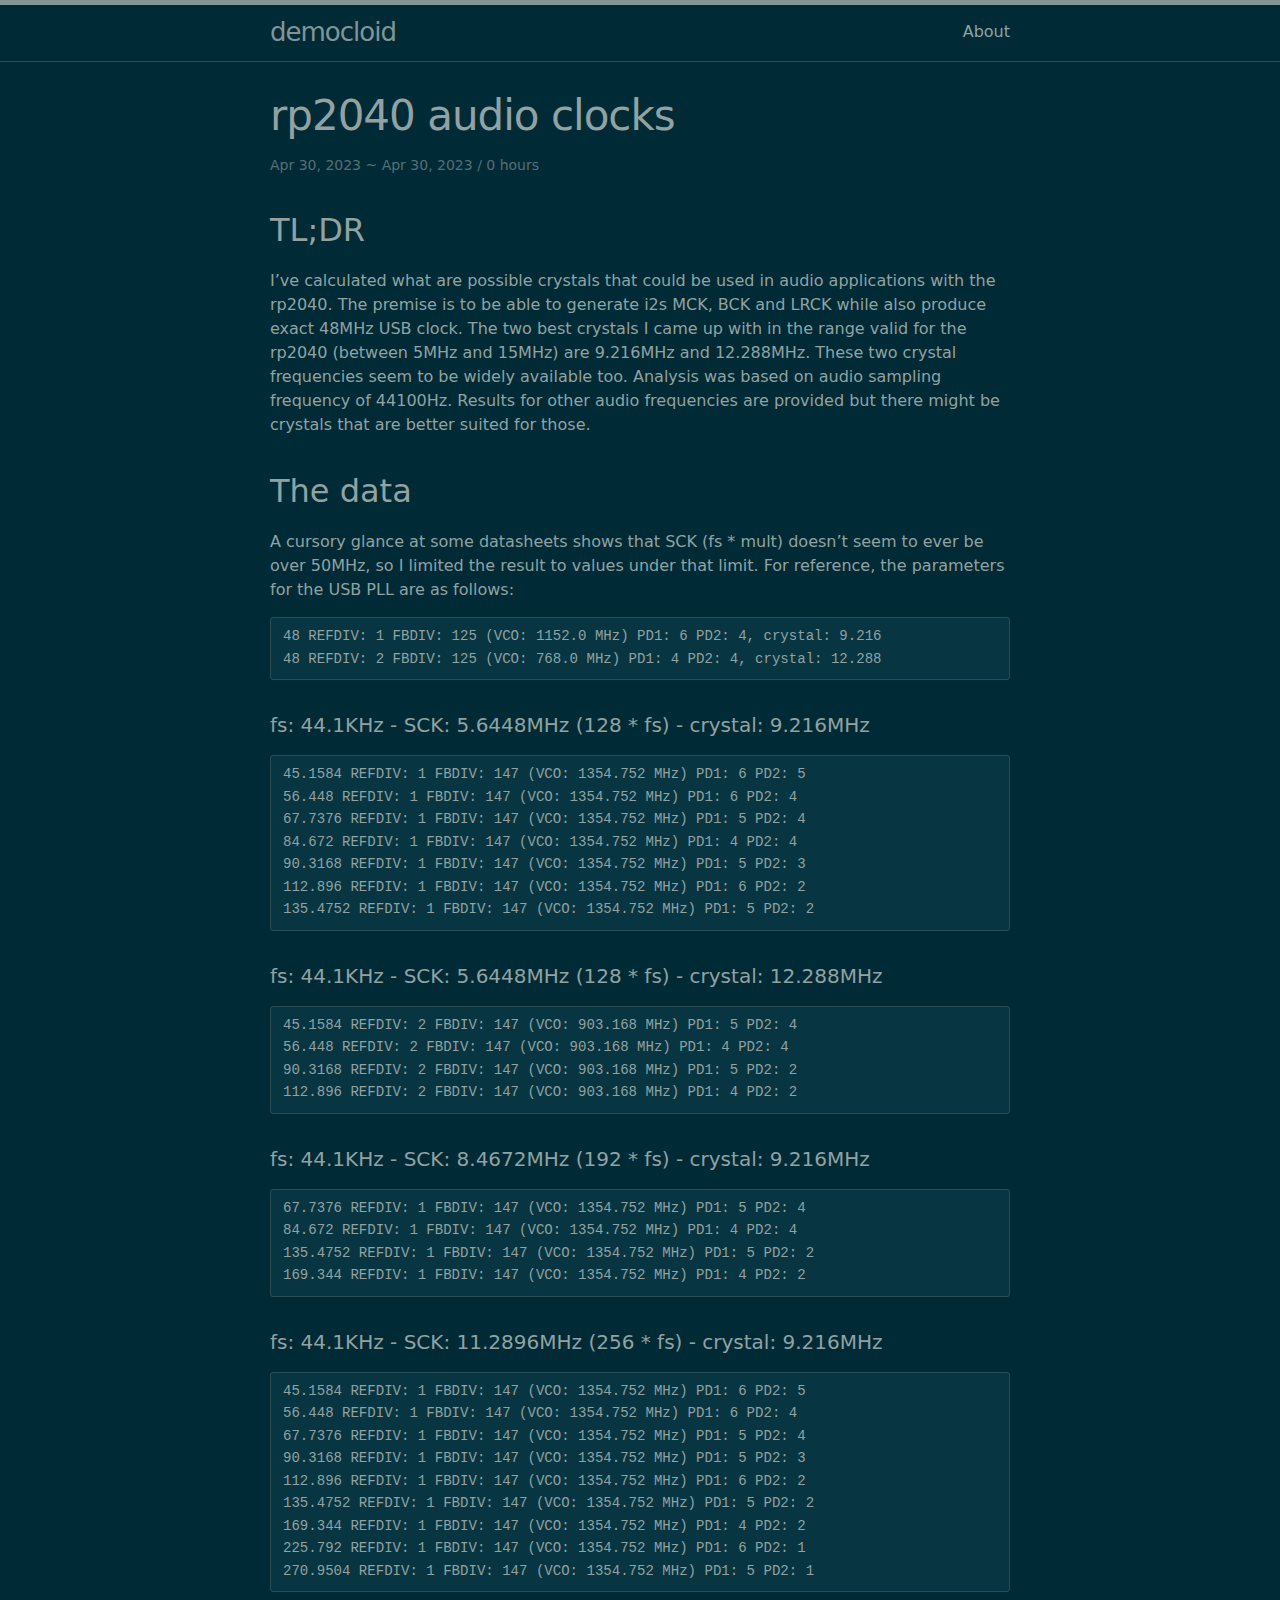
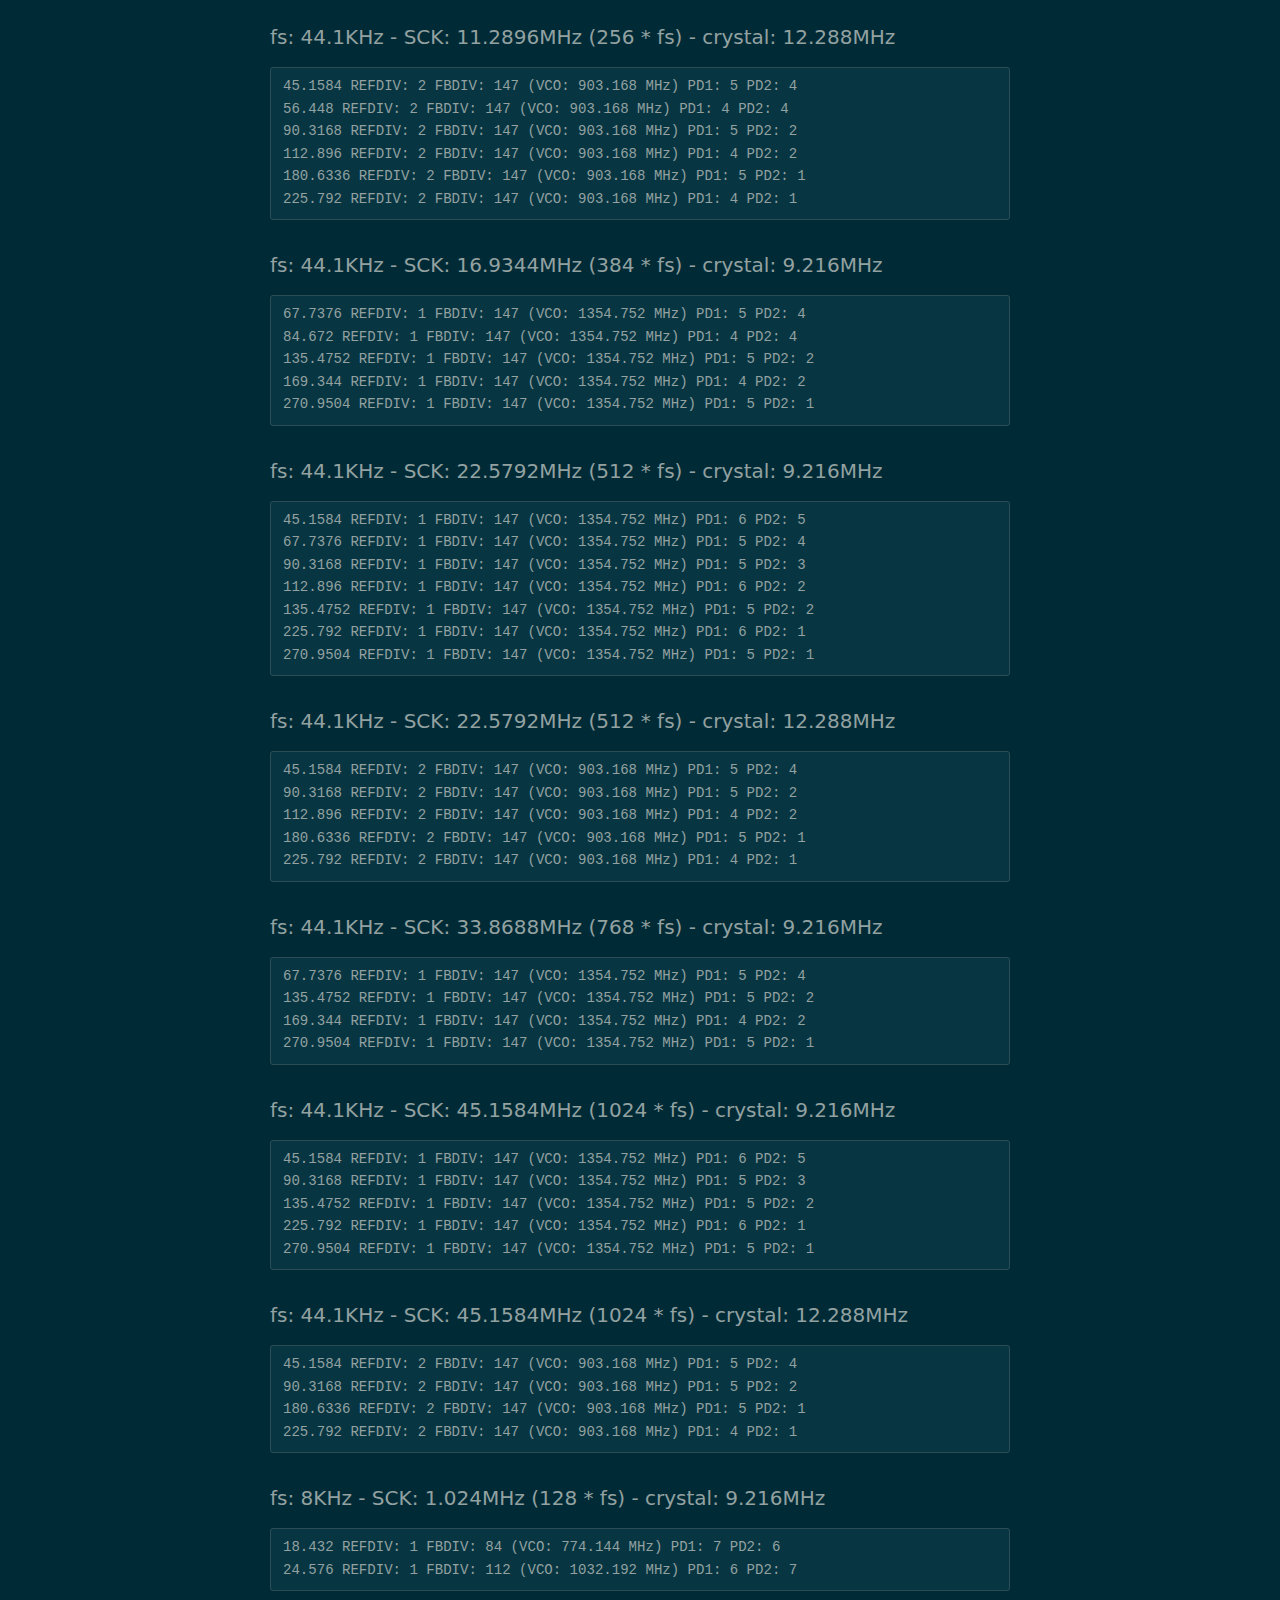
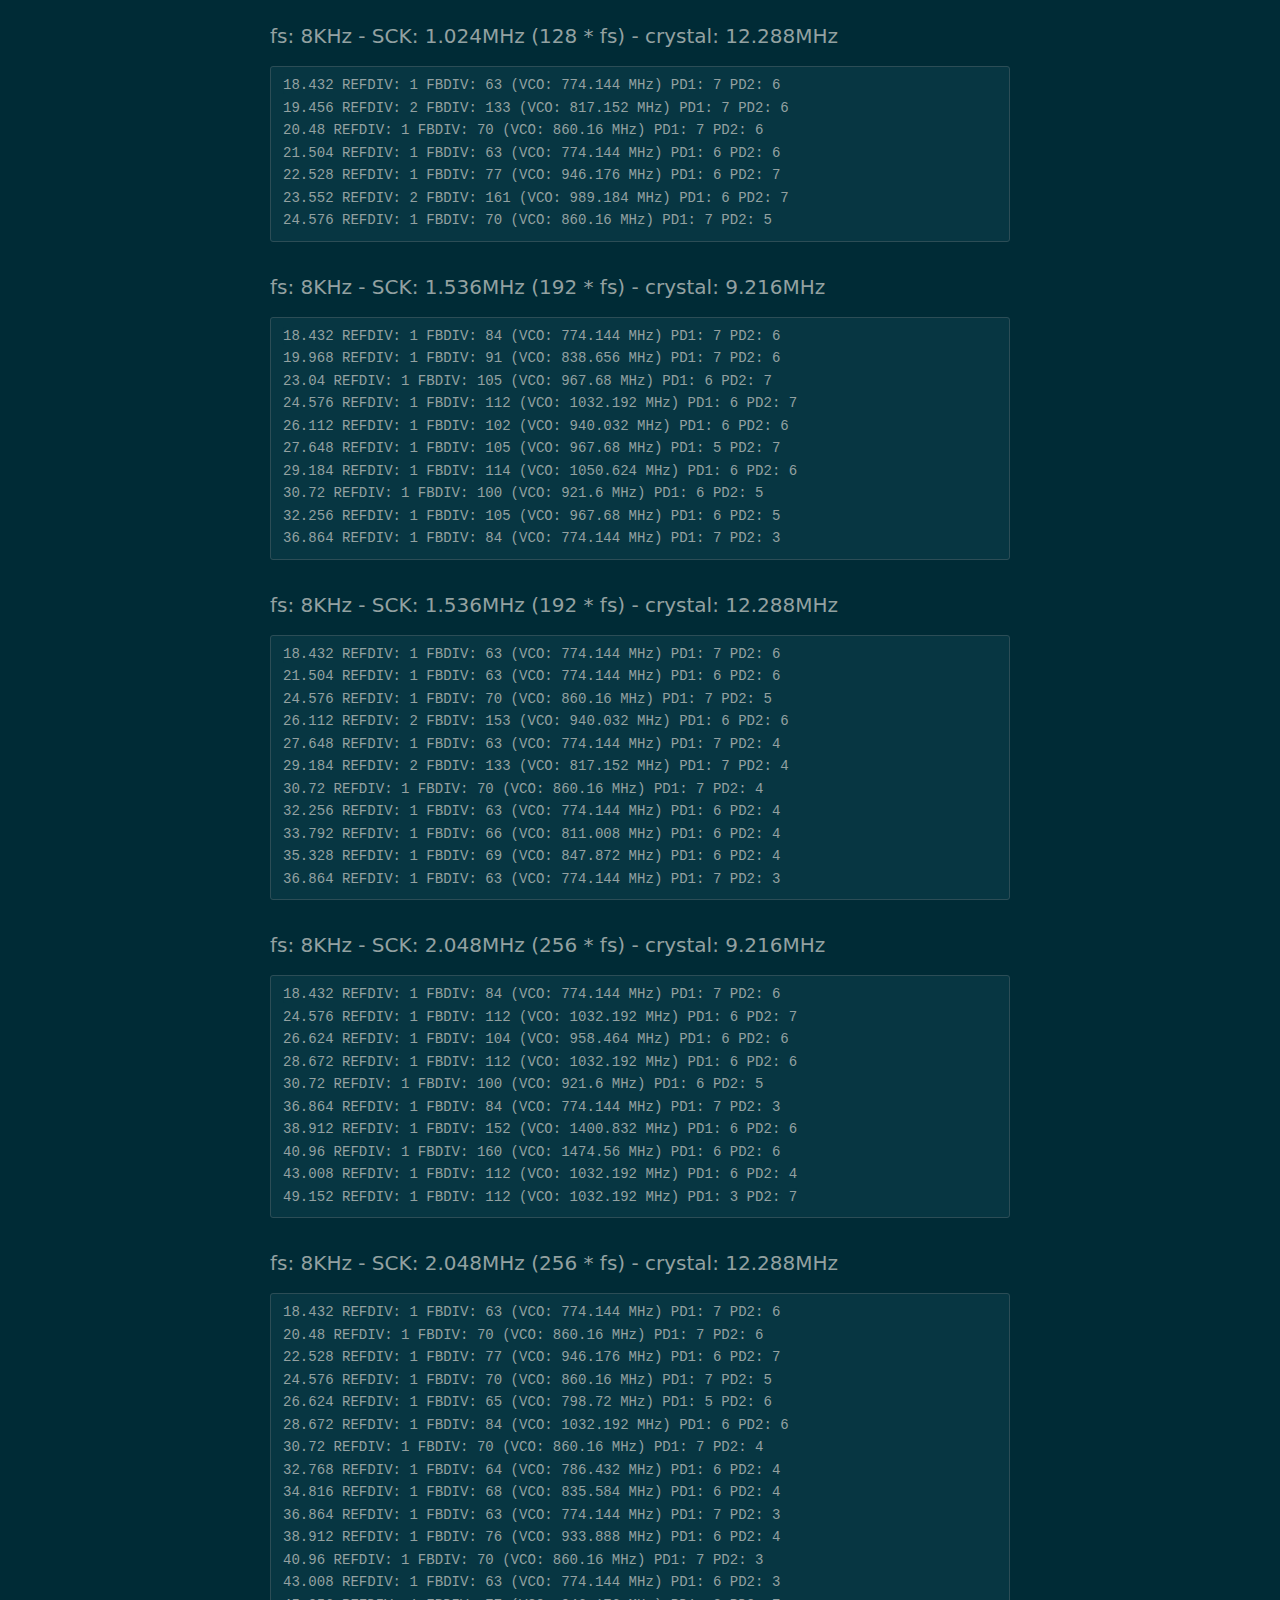
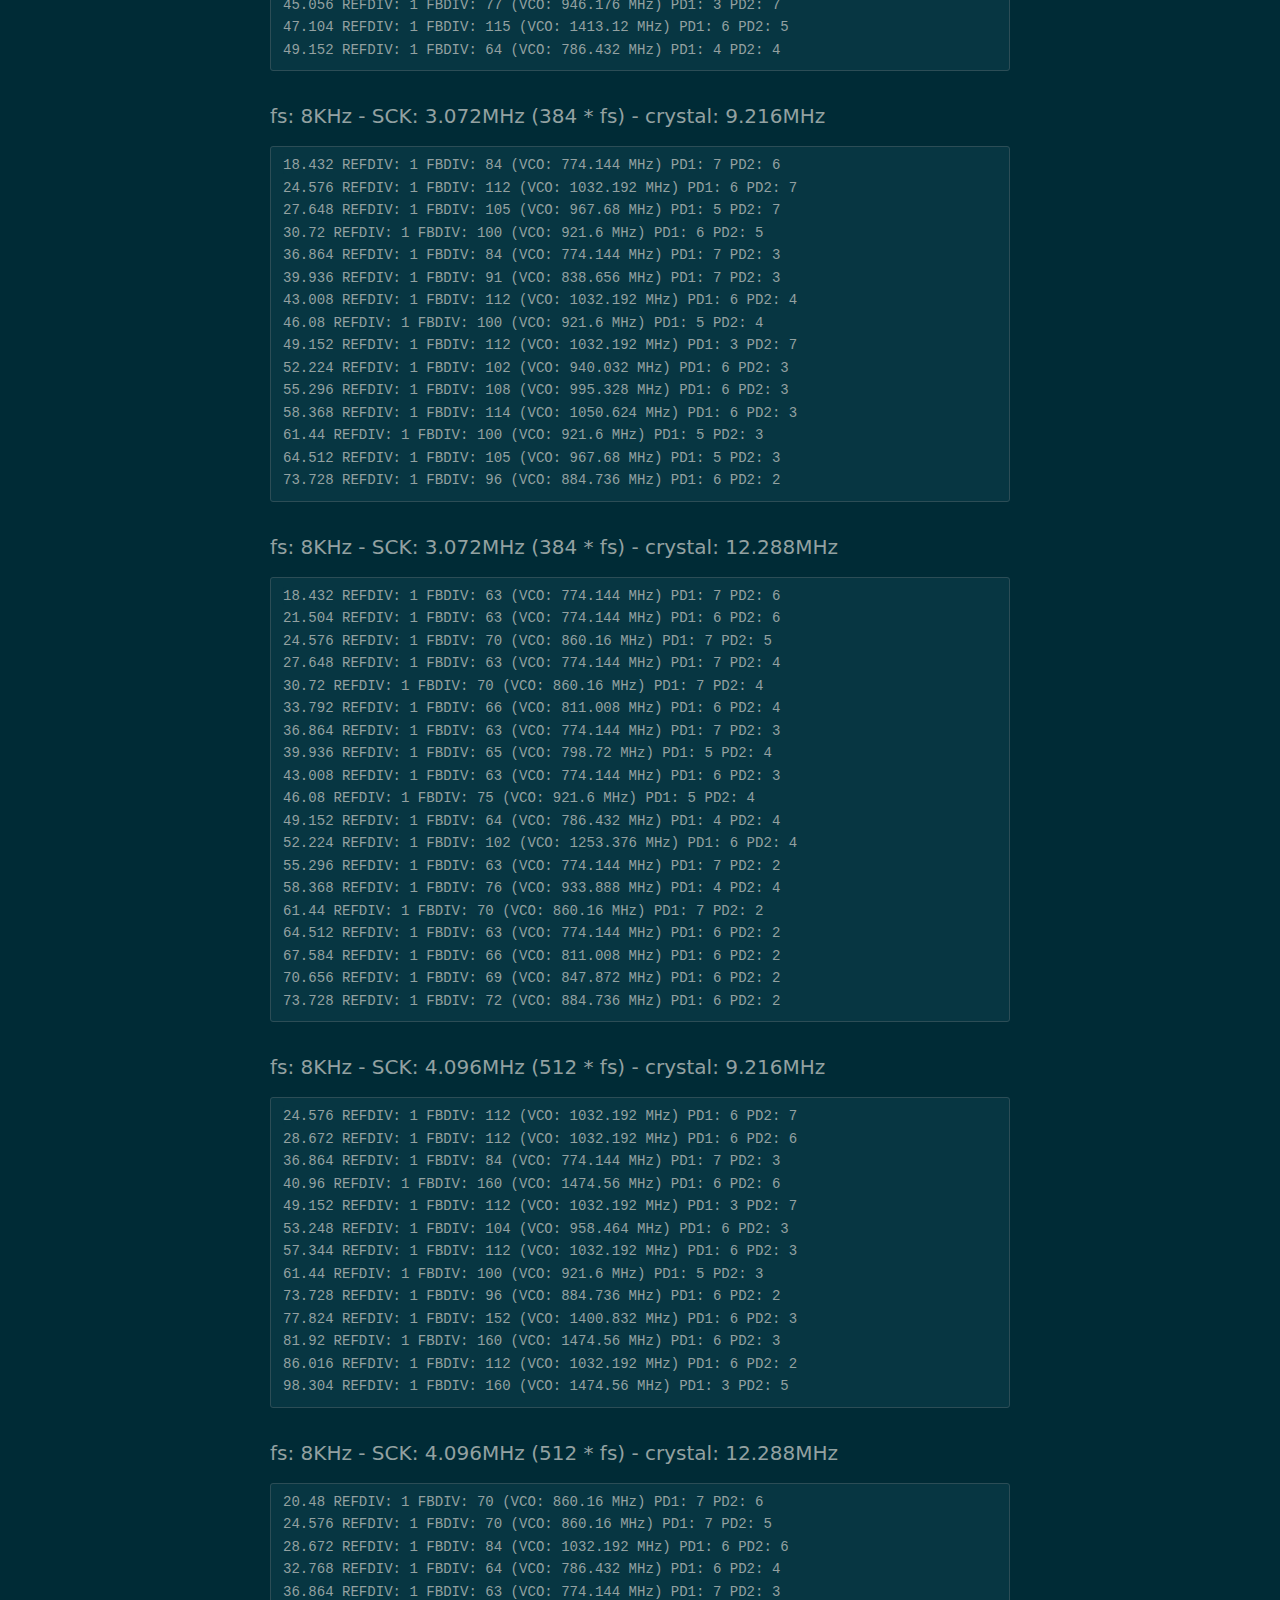
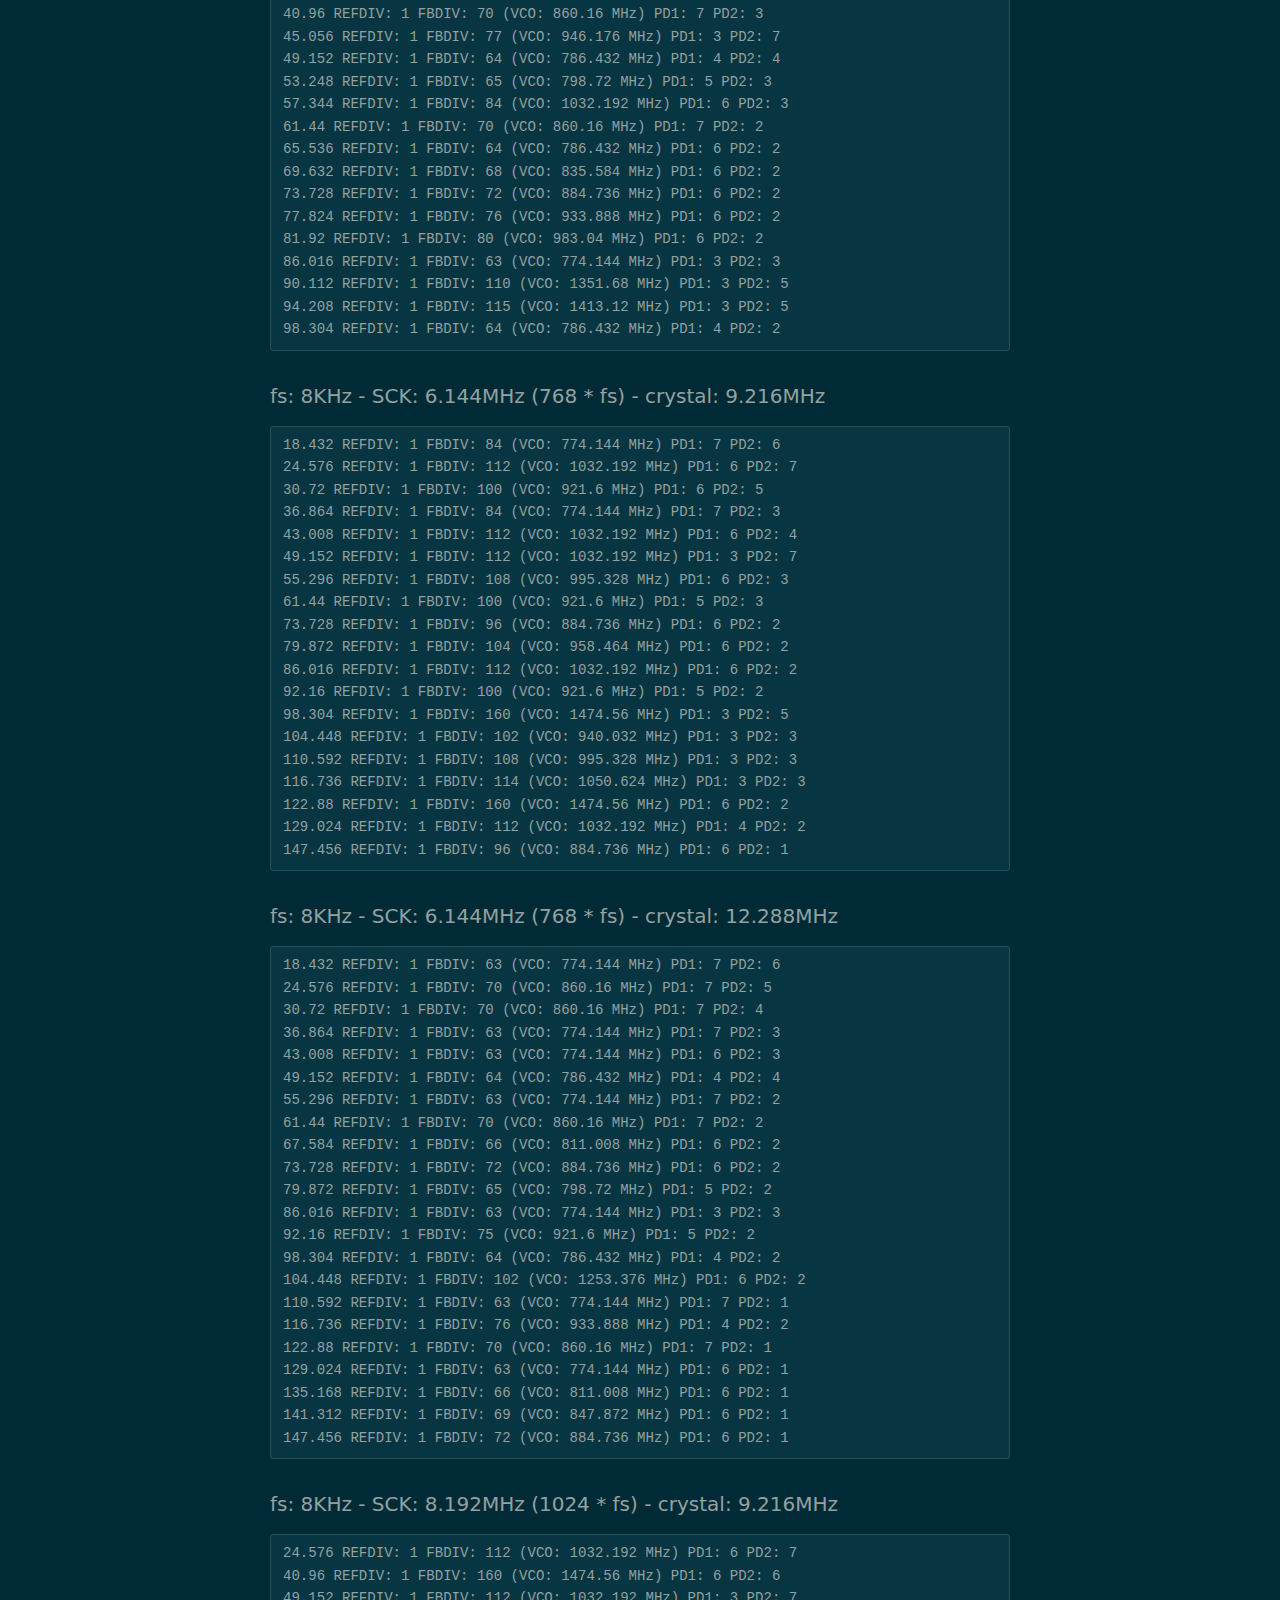
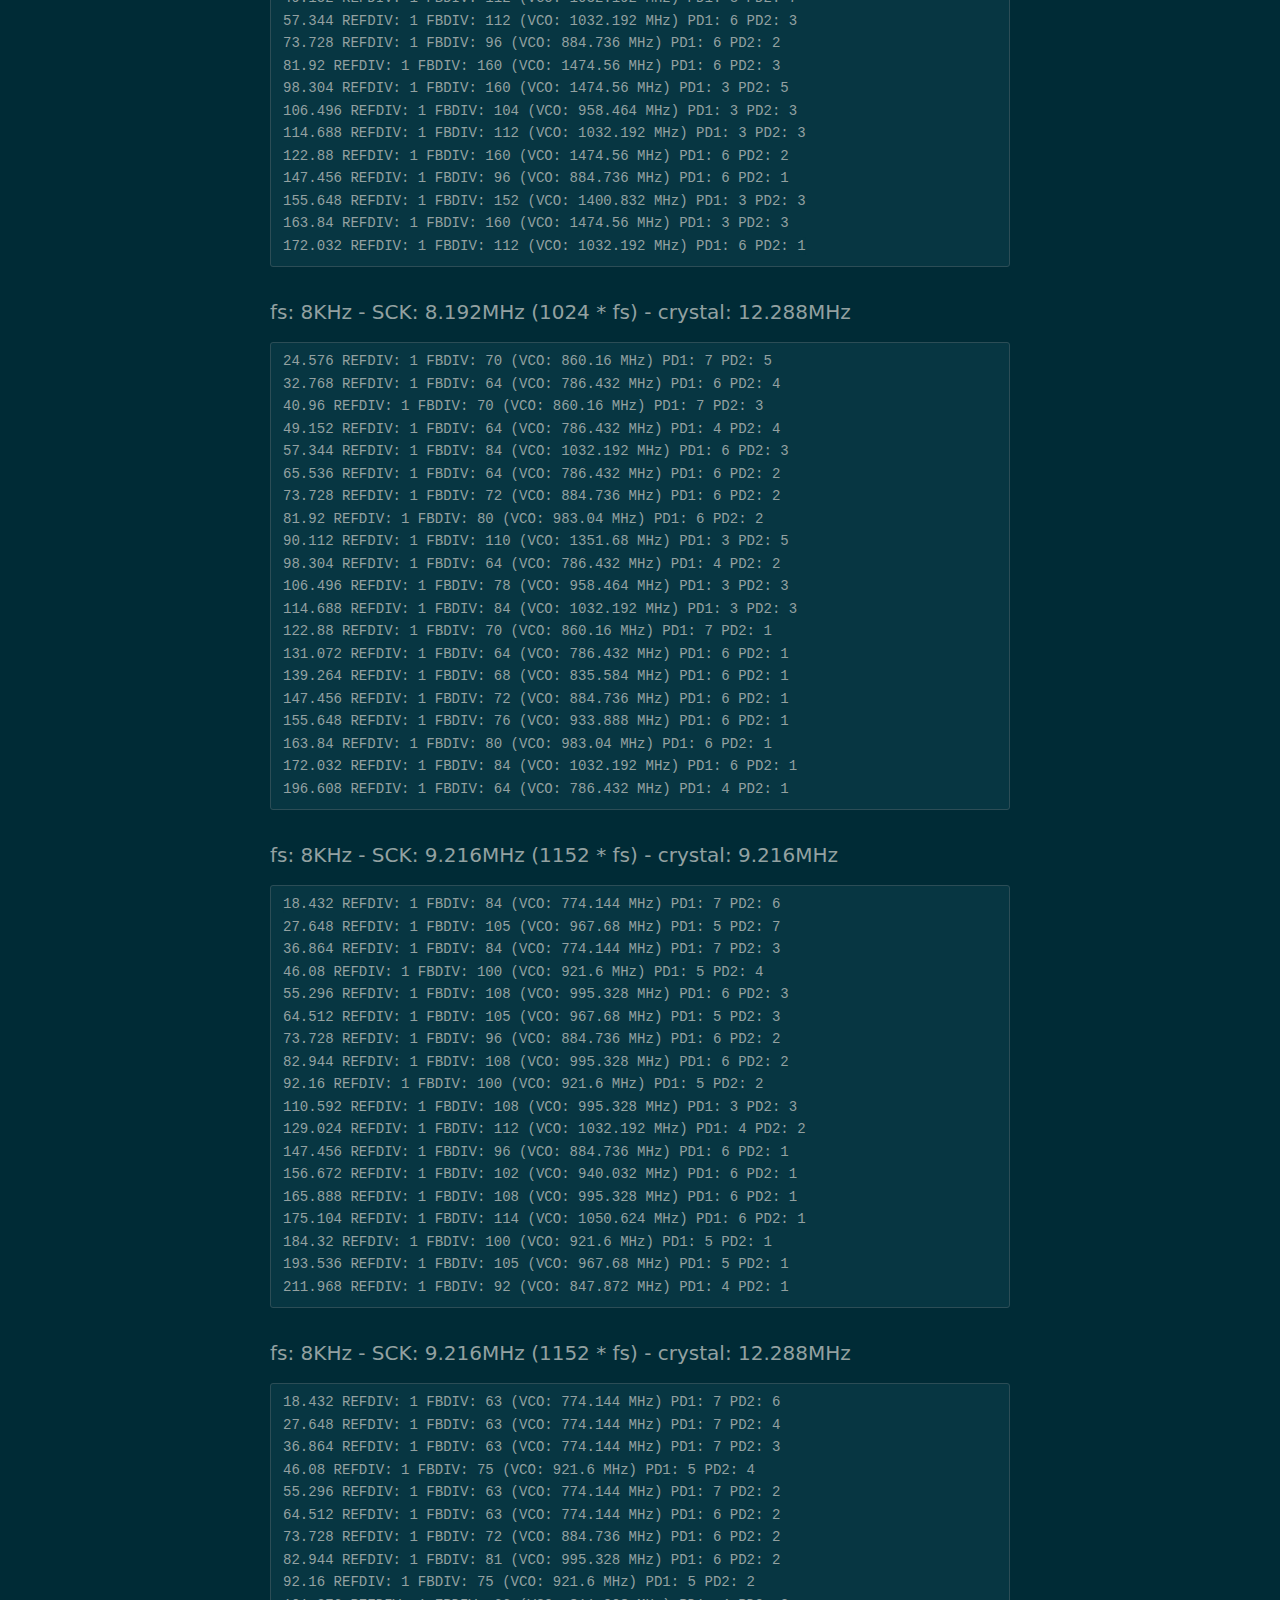
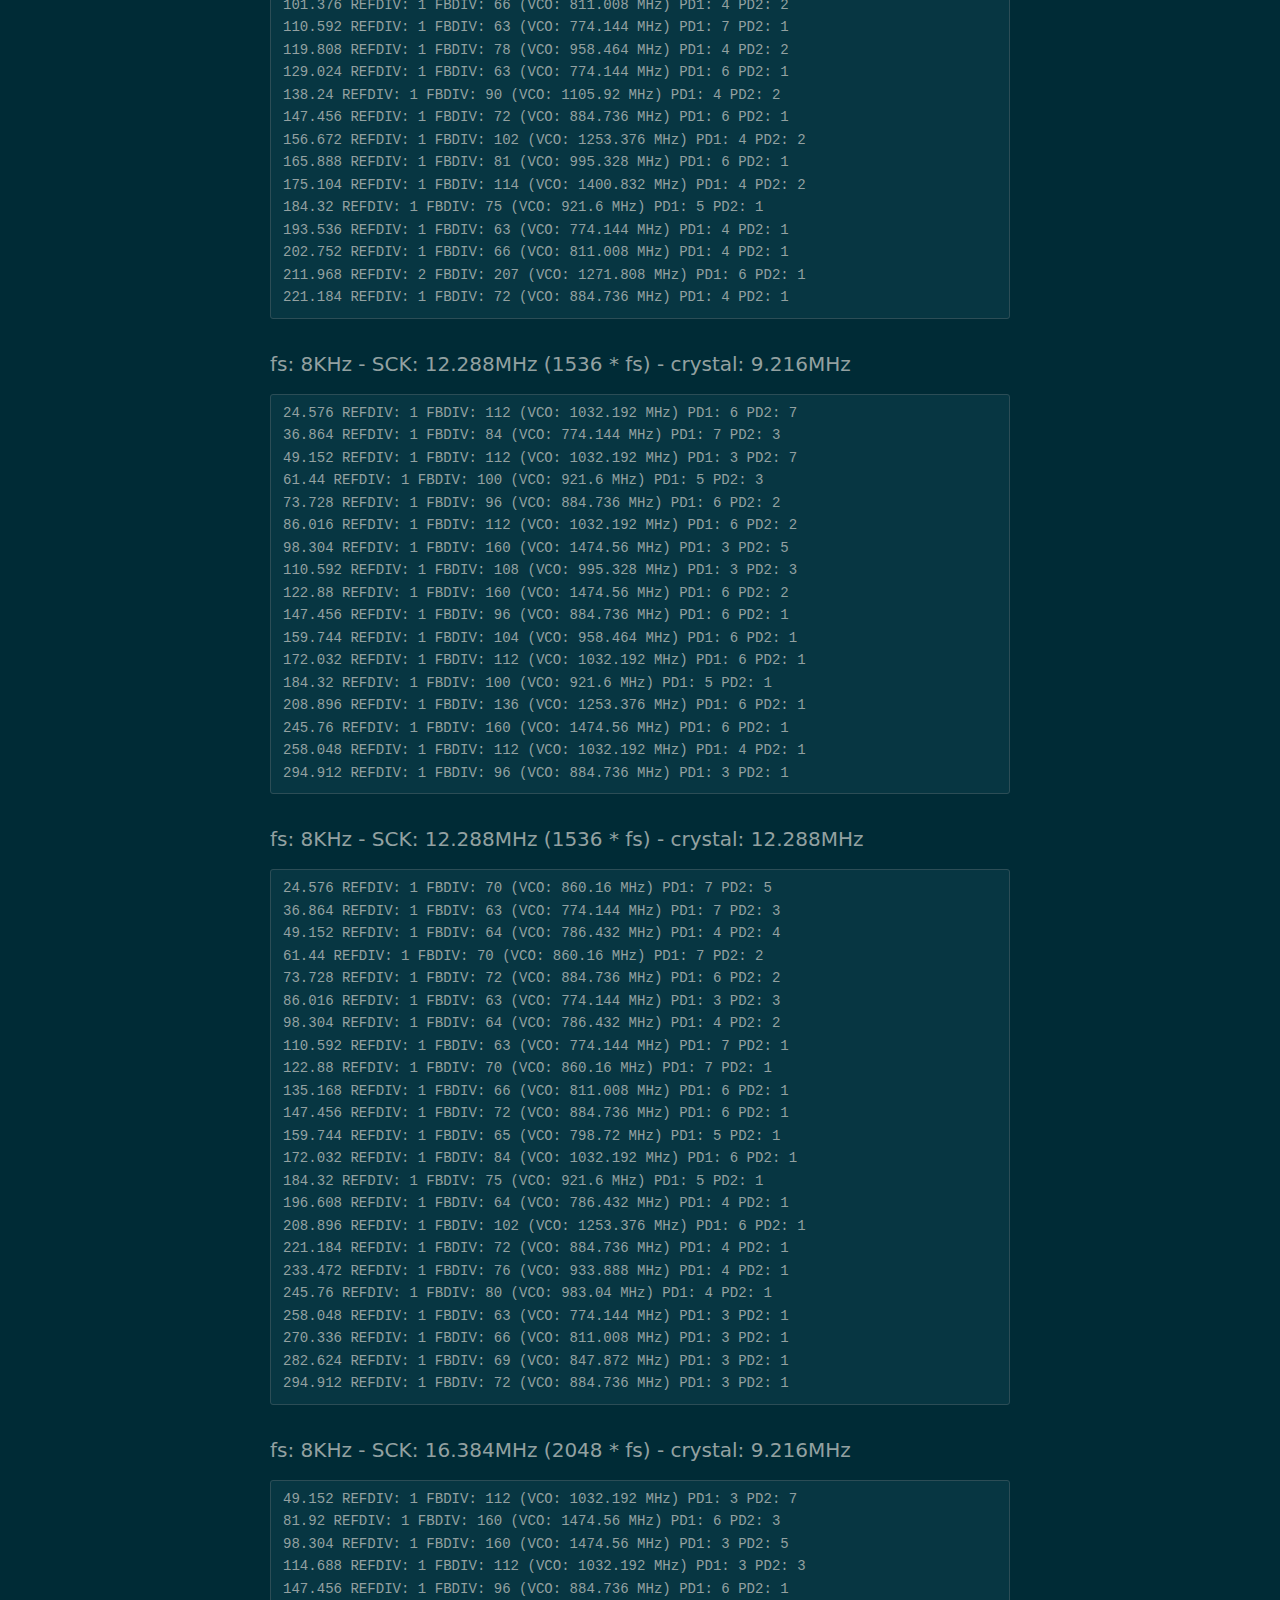
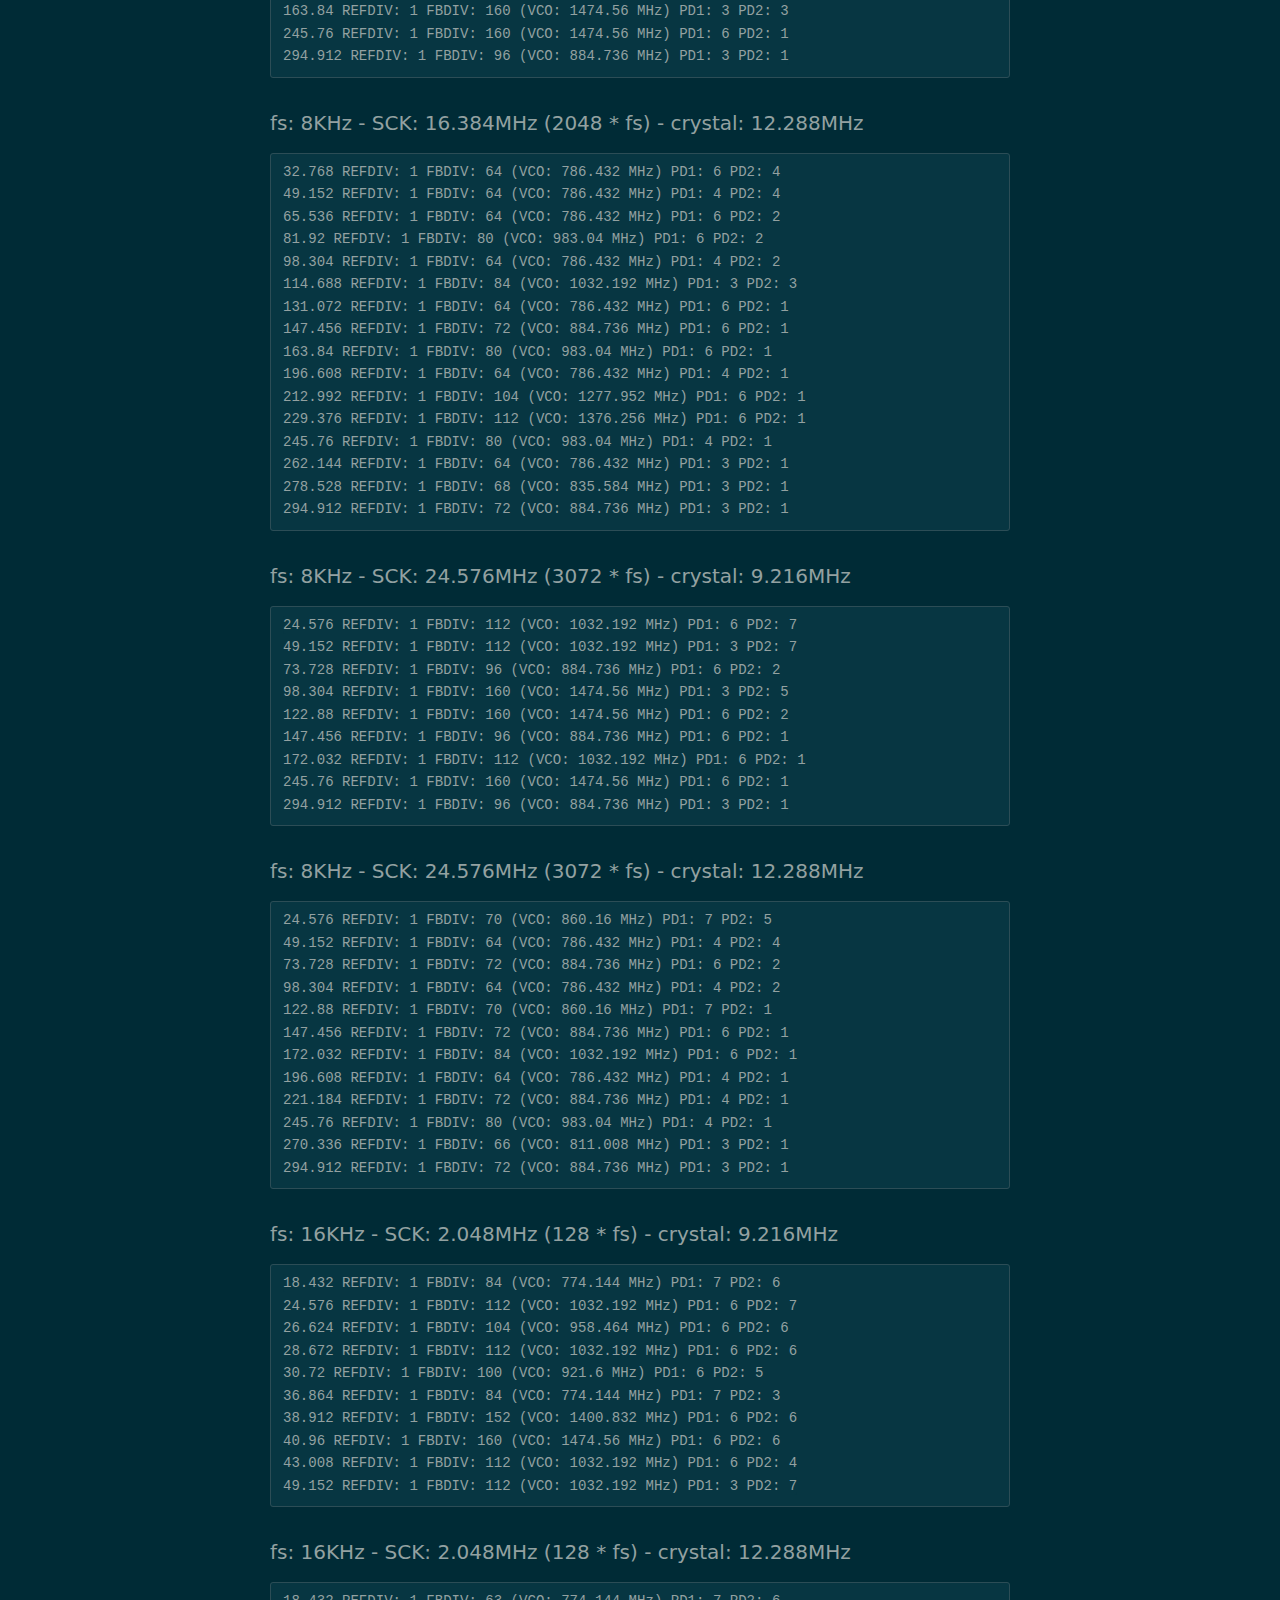
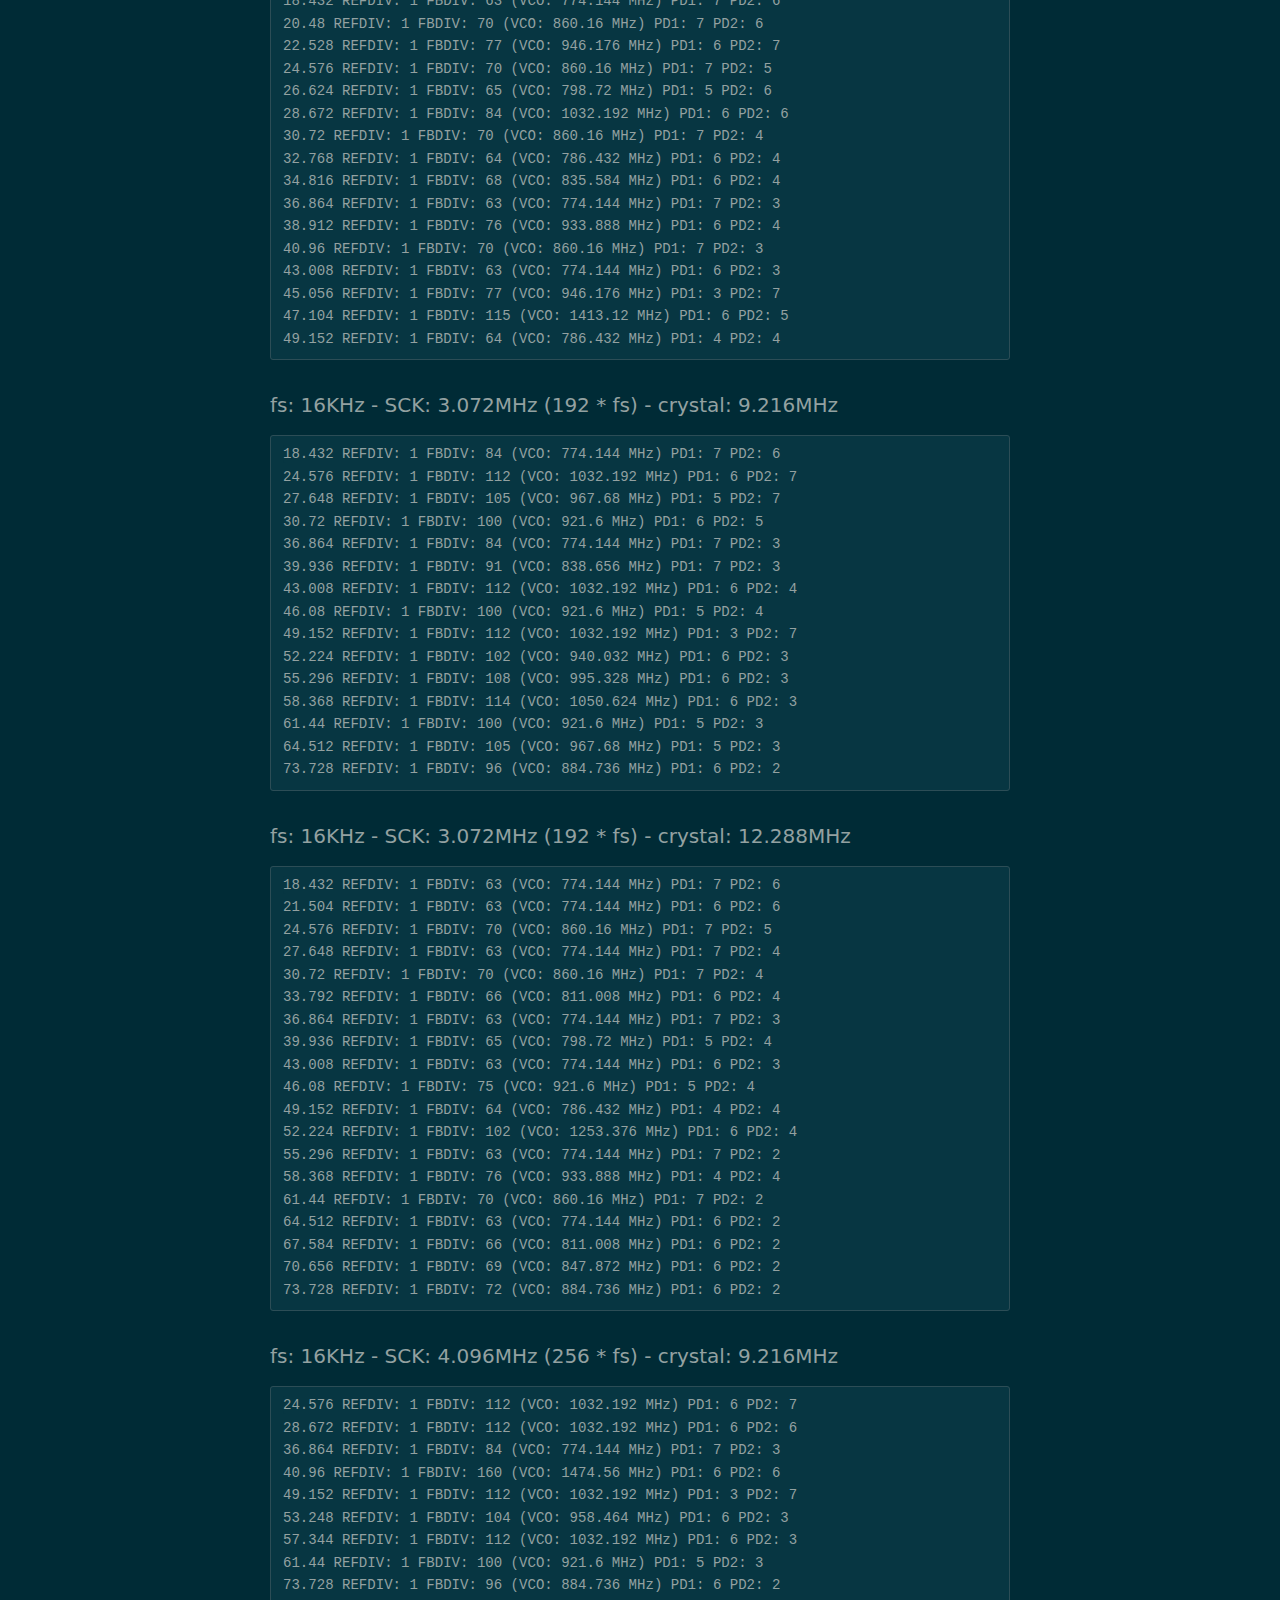
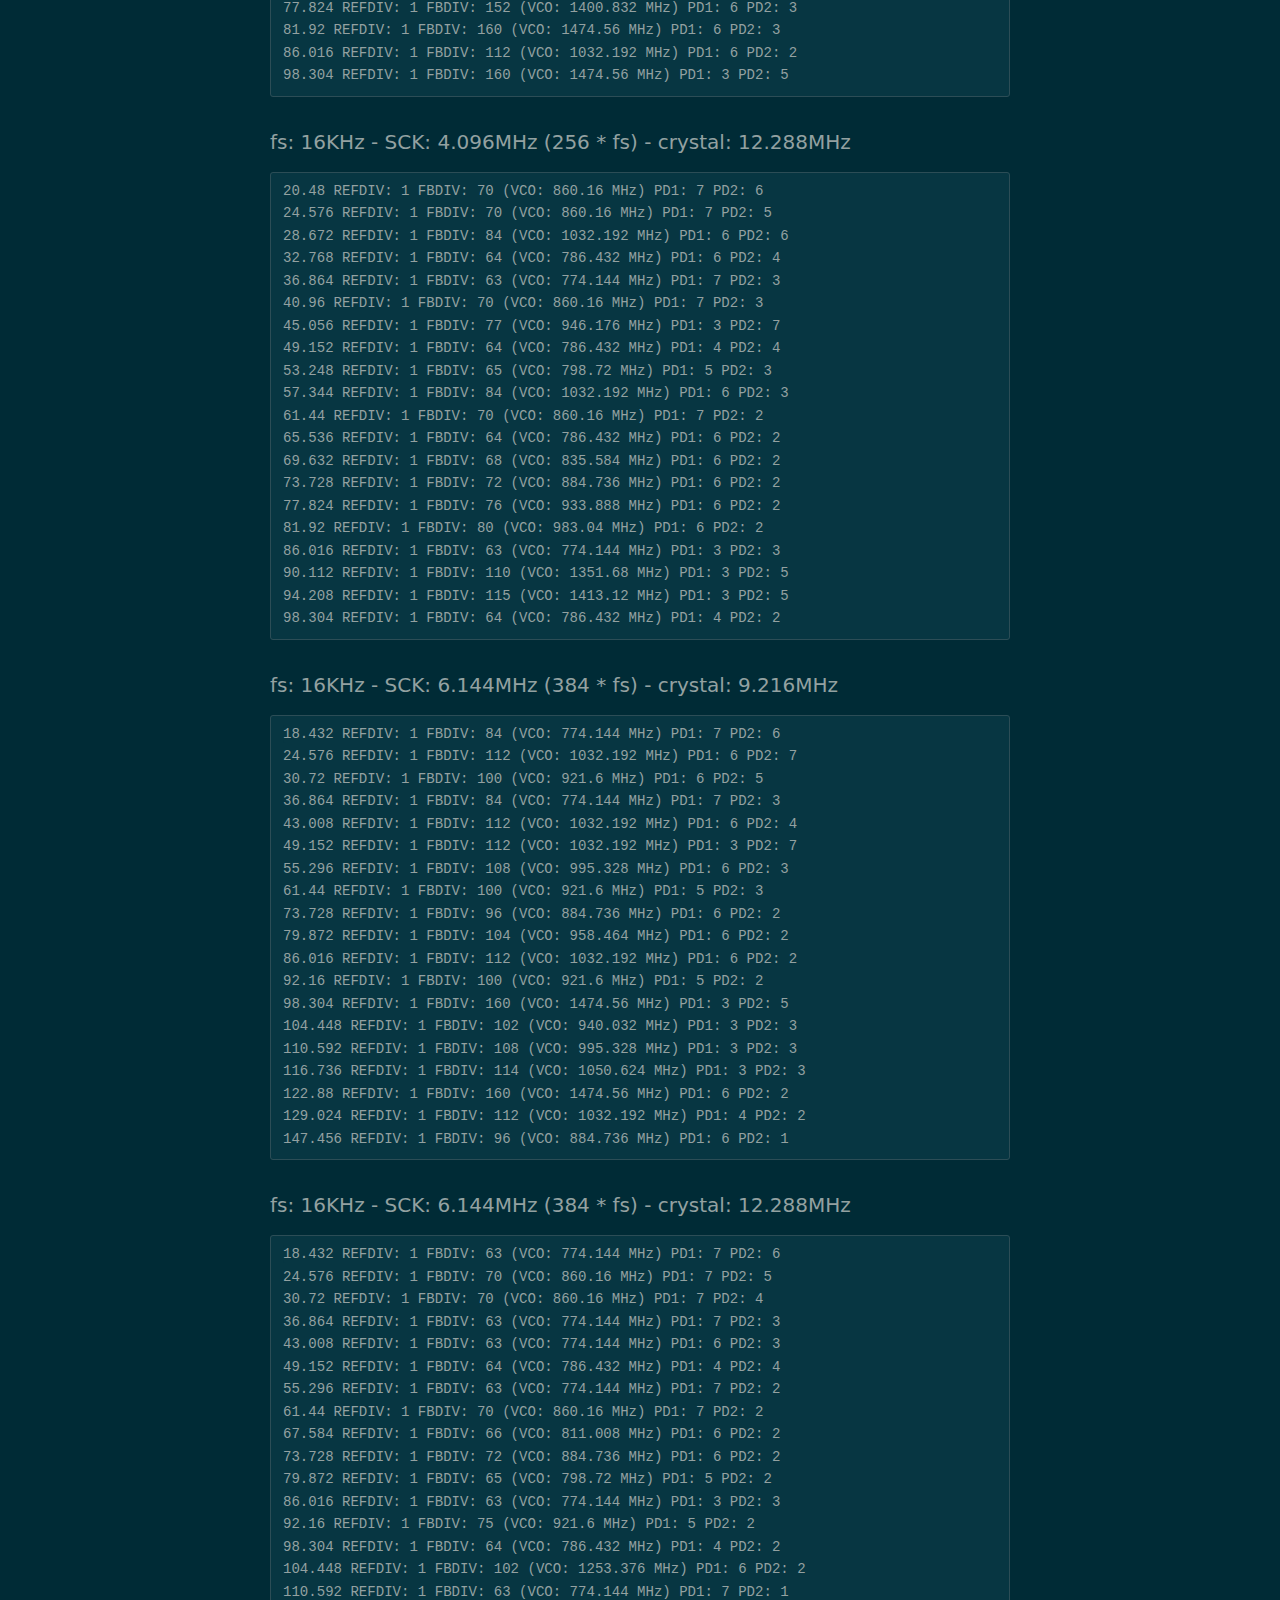
<file: 2023/04/30/rp2040-audio-clocks.html>
<!DOCTYPE html>
<html lang="en"><head>
  <meta charset="utf-8">
  <meta http-equiv="X-UA-Compatible" content="IE=edge">
  <meta name="viewport" content="width=device-width, initial-scale=1"><!-- Begin Jekyll SEO tag v2.8.0 -->
<title>rp2040 audio clocks | democloid</title>
<meta name="generator" content="Jekyll v4.2.2" />
<meta property="og:title" content="rp2040 audio clocks" />
<meta name="author" content="" />
<meta property="og:locale" content="en_US" />
<meta name="description" content="TL;DR I’ve calculated what are possible crystals that could be used in audio applications with the rp2040. The premise is to be able to generate i2s MCK, BCK and LRCK while also produce exact 48MHz USB clock. The two best crystals I came up with in the range valid for the rp2040 (between 5MHz and 15MHz) are 9.216MHz and 12.288MHz. These two crystal frequencies seem to be widely available too. Analysis was based on audio sampling frequency of 44100Hz. Results for other audio frequencies are provided but there might be crystals that are better suited for those." />
<meta property="og:description" content="TL;DR I’ve calculated what are possible crystals that could be used in audio applications with the rp2040. The premise is to be able to generate i2s MCK, BCK and LRCK while also produce exact 48MHz USB clock. The two best crystals I came up with in the range valid for the rp2040 (between 5MHz and 15MHz) are 9.216MHz and 12.288MHz. These two crystal frequencies seem to be widely available too. Analysis was based on audio sampling frequency of 44100Hz. Results for other audio frequencies are provided but there might be crystals that are better suited for those." />
<link rel="canonical" href="http://0.0.0.0:4000/2023/04/30/rp2040-audio-clocks.html" />
<meta property="og:url" content="http://0.0.0.0:4000/2023/04/30/rp2040-audio-clocks.html" />
<meta property="og:site_name" content="democloid" />
<meta property="og:type" content="article" />
<meta property="article:published_time" content="2023-04-30T00:00:00-05:00" />
<meta name="twitter:card" content="summary" />
<meta property="twitter:title" content="rp2040 audio clocks" />
<script type="application/ld+json">
{"@context":"https://schema.org","@type":"BlogPosting","author":{"@type":"Person","name":""},"dateModified":"2023-04-30T00:00:00-05:00","datePublished":"2023-04-30T00:00:00-05:00","description":"TL;DR I’ve calculated what are possible crystals that could be used in audio applications with the rp2040. The premise is to be able to generate i2s MCK, BCK and LRCK while also produce exact 48MHz USB clock. The two best crystals I came up with in the range valid for the rp2040 (between 5MHz and 15MHz) are 9.216MHz and 12.288MHz. These two crystal frequencies seem to be widely available too. Analysis was based on audio sampling frequency of 44100Hz. Results for other audio frequencies are provided but there might be crystals that are better suited for those.","headline":"rp2040 audio clocks","mainEntityOfPage":{"@type":"WebPage","@id":"http://0.0.0.0:4000/2023/04/30/rp2040-audio-clocks.html"},"url":"http://0.0.0.0:4000/2023/04/30/rp2040-audio-clocks.html"}</script>
<!-- End Jekyll SEO tag -->
<link rel="stylesheet" href="/assets/css/style.css"><link type="application/atom+xml" rel="alternate" href="http://0.0.0.0:4000/feed.xml" title="democloid" />
</head>
<body><header class="site-header">

  <div class="wrapper"><a class="site-title" rel="author" href="/">democloid</a><nav class="site-nav">
        <input type="checkbox" id="nav-trigger" class="nav-trigger" />
        <label for="nav-trigger">
          <span class="menu-icon">
            <svg viewBox="0 0 18 15" width="18px" height="15px">
              <path d="M18,1.484c0,0.82-0.665,1.484-1.484,1.484H1.484C0.665,2.969,0,2.304,0,1.484l0,0C0,0.665,0.665,0,1.484,0 h15.032C17.335,0,18,0.665,18,1.484L18,1.484z M18,7.516C18,8.335,17.335,9,16.516,9H1.484C0.665,9,0,8.335,0,7.516l0,0 c0-0.82,0.665-1.484,1.484-1.484h15.032C17.335,6.031,18,6.696,18,7.516L18,7.516z M18,13.516C18,14.335,17.335,15,16.516,15H1.484 C0.665,15,0,14.335,0,13.516l0,0c0-0.82,0.665-1.483,1.484-1.483h15.032C17.335,12.031,18,12.695,18,13.516L18,13.516z"/>
            </svg>
          </span>
        </label>

        <div class="trigger"><a class="page-link" href="/about/">About</a></div>
      </nav></div>
</header>
<main class="page-content" aria-label="Content">
      <div class="wrapper">
        <article class="post h-entry" itemscope itemtype="http://schema.org/BlogPosting">

    <header class="post-header">
    <h1 class="post-title p-name" itemprop="name headline">rp2040 audio clocks</h1>
    <p class="post-meta"><time class="dt-published" datetime="2023-04-30T00:00:00-05:00" itemprop="datePublished">
        Apr 30, 2023
      </time>~<time class="dt-modified" datetime="2023-04-30T00:00:00-05:00" itemprop="dateModified">
          Apr 30, 2023
        </time><span class="p-time" itemprop="projectTime"> / 0 hours</span></p>
  </header>

  <div class="post-content e-content" itemprop="articleBody">
    <h2 id="tldr">TL;DR</h2>
<p>I’ve calculated what are possible crystals that could be used in audio applications with the rp2040. The premise is to be able to generate i2s MCK, BCK and LRCK while also produce exact 48MHz USB clock. The two best crystals I came up with in the range valid for the rp2040 (between 5MHz and 15MHz) are 9.216MHz and 12.288MHz. These two crystal frequencies seem to be widely available too. Analysis was based on audio sampling frequency of 44100Hz. Results for other audio frequencies are provided but there might be crystals that are better suited for those.
<!--more--></p>

<h2 id="the-data">The data</h2>
<p>A cursory glance at some datasheets shows that SCK (fs * mult) doesn’t seem to ever be over 50MHz, so I limited the result to values under that limit. For reference, the parameters for the USB PLL are as follows:</p>

<div class="language-plaintext highlighter-rouge"><div class="highlight"><pre class="highlight"><code>48 REFDIV: 1 FBDIV: 125 (VCO: 1152.0 MHz) PD1: 6 PD2: 4, crystal: 9.216
48 REFDIV: 2 FBDIV: 125 (VCO: 768.0 MHz) PD1: 4 PD2: 4, crystal: 12.288
</code></pre></div></div>

<h4 id="fs-441khz---sck-56448mhz-128--fs---crystal-9216mhz">fs: 44.1KHz - SCK: 5.6448MHz (128 * fs) - crystal: 9.216MHz</h4>
<div class="language-plaintext highlighter-rouge"><div class="highlight"><pre class="highlight"><code>45.1584 REFDIV: 1 FBDIV: 147 (VCO: 1354.752 MHz) PD1: 6 PD2: 5
56.448 REFDIV: 1 FBDIV: 147 (VCO: 1354.752 MHz) PD1: 6 PD2: 4
67.7376 REFDIV: 1 FBDIV: 147 (VCO: 1354.752 MHz) PD1: 5 PD2: 4
84.672 REFDIV: 1 FBDIV: 147 (VCO: 1354.752 MHz) PD1: 4 PD2: 4
90.3168 REFDIV: 1 FBDIV: 147 (VCO: 1354.752 MHz) PD1: 5 PD2: 3
112.896 REFDIV: 1 FBDIV: 147 (VCO: 1354.752 MHz) PD1: 6 PD2: 2
135.4752 REFDIV: 1 FBDIV: 147 (VCO: 1354.752 MHz) PD1: 5 PD2: 2
</code></pre></div></div>
<h4 id="fs-441khz---sck-56448mhz-128--fs---crystal-12288mhz">fs: 44.1KHz - SCK: 5.6448MHz (128 * fs) - crystal: 12.288MHz</h4>
<div class="language-plaintext highlighter-rouge"><div class="highlight"><pre class="highlight"><code>45.1584 REFDIV: 2 FBDIV: 147 (VCO: 903.168 MHz) PD1: 5 PD2: 4
56.448 REFDIV: 2 FBDIV: 147 (VCO: 903.168 MHz) PD1: 4 PD2: 4
90.3168 REFDIV: 2 FBDIV: 147 (VCO: 903.168 MHz) PD1: 5 PD2: 2
112.896 REFDIV: 2 FBDIV: 147 (VCO: 903.168 MHz) PD1: 4 PD2: 2
</code></pre></div></div>
<h4 id="fs-441khz---sck-84672mhz-192--fs---crystal-9216mhz">fs: 44.1KHz - SCK: 8.4672MHz (192 * fs) - crystal: 9.216MHz</h4>
<div class="language-plaintext highlighter-rouge"><div class="highlight"><pre class="highlight"><code>67.7376 REFDIV: 1 FBDIV: 147 (VCO: 1354.752 MHz) PD1: 5 PD2: 4
84.672 REFDIV: 1 FBDIV: 147 (VCO: 1354.752 MHz) PD1: 4 PD2: 4
135.4752 REFDIV: 1 FBDIV: 147 (VCO: 1354.752 MHz) PD1: 5 PD2: 2
169.344 REFDIV: 1 FBDIV: 147 (VCO: 1354.752 MHz) PD1: 4 PD2: 2
</code></pre></div></div>
<h4 id="fs-441khz---sck-112896mhz-256--fs---crystal-9216mhz">fs: 44.1KHz - SCK: 11.2896MHz (256 * fs) - crystal: 9.216MHz</h4>
<div class="language-plaintext highlighter-rouge"><div class="highlight"><pre class="highlight"><code>45.1584 REFDIV: 1 FBDIV: 147 (VCO: 1354.752 MHz) PD1: 6 PD2: 5
56.448 REFDIV: 1 FBDIV: 147 (VCO: 1354.752 MHz) PD1: 6 PD2: 4
67.7376 REFDIV: 1 FBDIV: 147 (VCO: 1354.752 MHz) PD1: 5 PD2: 4
90.3168 REFDIV: 1 FBDIV: 147 (VCO: 1354.752 MHz) PD1: 5 PD2: 3
112.896 REFDIV: 1 FBDIV: 147 (VCO: 1354.752 MHz) PD1: 6 PD2: 2
135.4752 REFDIV: 1 FBDIV: 147 (VCO: 1354.752 MHz) PD1: 5 PD2: 2
169.344 REFDIV: 1 FBDIV: 147 (VCO: 1354.752 MHz) PD1: 4 PD2: 2
225.792 REFDIV: 1 FBDIV: 147 (VCO: 1354.752 MHz) PD1: 6 PD2: 1
270.9504 REFDIV: 1 FBDIV: 147 (VCO: 1354.752 MHz) PD1: 5 PD2: 1
</code></pre></div></div>
<h4 id="fs-441khz---sck-112896mhz-256--fs---crystal-12288mhz">fs: 44.1KHz - SCK: 11.2896MHz (256 * fs) - crystal: 12.288MHz</h4>
<div class="language-plaintext highlighter-rouge"><div class="highlight"><pre class="highlight"><code>45.1584 REFDIV: 2 FBDIV: 147 (VCO: 903.168 MHz) PD1: 5 PD2: 4
56.448 REFDIV: 2 FBDIV: 147 (VCO: 903.168 MHz) PD1: 4 PD2: 4
90.3168 REFDIV: 2 FBDIV: 147 (VCO: 903.168 MHz) PD1: 5 PD2: 2
112.896 REFDIV: 2 FBDIV: 147 (VCO: 903.168 MHz) PD1: 4 PD2: 2
180.6336 REFDIV: 2 FBDIV: 147 (VCO: 903.168 MHz) PD1: 5 PD2: 1
225.792 REFDIV: 2 FBDIV: 147 (VCO: 903.168 MHz) PD1: 4 PD2: 1
</code></pre></div></div>
<h4 id="fs-441khz---sck-169344mhz-384--fs---crystal-9216mhz">fs: 44.1KHz - SCK: 16.9344MHz (384 * fs) - crystal: 9.216MHz</h4>
<div class="language-plaintext highlighter-rouge"><div class="highlight"><pre class="highlight"><code>67.7376 REFDIV: 1 FBDIV: 147 (VCO: 1354.752 MHz) PD1: 5 PD2: 4
84.672 REFDIV: 1 FBDIV: 147 (VCO: 1354.752 MHz) PD1: 4 PD2: 4
135.4752 REFDIV: 1 FBDIV: 147 (VCO: 1354.752 MHz) PD1: 5 PD2: 2
169.344 REFDIV: 1 FBDIV: 147 (VCO: 1354.752 MHz) PD1: 4 PD2: 2
270.9504 REFDIV: 1 FBDIV: 147 (VCO: 1354.752 MHz) PD1: 5 PD2: 1
</code></pre></div></div>
<h4 id="fs-441khz---sck-225792mhz-512--fs---crystal-9216mhz">fs: 44.1KHz - SCK: 22.5792MHz (512 * fs) - crystal: 9.216MHz</h4>
<div class="language-plaintext highlighter-rouge"><div class="highlight"><pre class="highlight"><code>45.1584 REFDIV: 1 FBDIV: 147 (VCO: 1354.752 MHz) PD1: 6 PD2: 5
67.7376 REFDIV: 1 FBDIV: 147 (VCO: 1354.752 MHz) PD1: 5 PD2: 4
90.3168 REFDIV: 1 FBDIV: 147 (VCO: 1354.752 MHz) PD1: 5 PD2: 3
112.896 REFDIV: 1 FBDIV: 147 (VCO: 1354.752 MHz) PD1: 6 PD2: 2
135.4752 REFDIV: 1 FBDIV: 147 (VCO: 1354.752 MHz) PD1: 5 PD2: 2
225.792 REFDIV: 1 FBDIV: 147 (VCO: 1354.752 MHz) PD1: 6 PD2: 1
270.9504 REFDIV: 1 FBDIV: 147 (VCO: 1354.752 MHz) PD1: 5 PD2: 1
</code></pre></div></div>
<h4 id="fs-441khz---sck-225792mhz-512--fs---crystal-12288mhz">fs: 44.1KHz - SCK: 22.5792MHz (512 * fs) - crystal: 12.288MHz</h4>
<div class="language-plaintext highlighter-rouge"><div class="highlight"><pre class="highlight"><code>45.1584 REFDIV: 2 FBDIV: 147 (VCO: 903.168 MHz) PD1: 5 PD2: 4
90.3168 REFDIV: 2 FBDIV: 147 (VCO: 903.168 MHz) PD1: 5 PD2: 2
112.896 REFDIV: 2 FBDIV: 147 (VCO: 903.168 MHz) PD1: 4 PD2: 2
180.6336 REFDIV: 2 FBDIV: 147 (VCO: 903.168 MHz) PD1: 5 PD2: 1
225.792 REFDIV: 2 FBDIV: 147 (VCO: 903.168 MHz) PD1: 4 PD2: 1
</code></pre></div></div>
<h4 id="fs-441khz---sck-338688mhz-768--fs---crystal-9216mhz">fs: 44.1KHz - SCK: 33.8688MHz (768 * fs) - crystal: 9.216MHz</h4>
<div class="language-plaintext highlighter-rouge"><div class="highlight"><pre class="highlight"><code>67.7376 REFDIV: 1 FBDIV: 147 (VCO: 1354.752 MHz) PD1: 5 PD2: 4
135.4752 REFDIV: 1 FBDIV: 147 (VCO: 1354.752 MHz) PD1: 5 PD2: 2
169.344 REFDIV: 1 FBDIV: 147 (VCO: 1354.752 MHz) PD1: 4 PD2: 2
270.9504 REFDIV: 1 FBDIV: 147 (VCO: 1354.752 MHz) PD1: 5 PD2: 1
</code></pre></div></div>
<h4 id="fs-441khz---sck-451584mhz-1024--fs---crystal-9216mhz">fs: 44.1KHz - SCK: 45.1584MHz (1024 * fs) - crystal: 9.216MHz</h4>
<div class="language-plaintext highlighter-rouge"><div class="highlight"><pre class="highlight"><code>45.1584 REFDIV: 1 FBDIV: 147 (VCO: 1354.752 MHz) PD1: 6 PD2: 5
90.3168 REFDIV: 1 FBDIV: 147 (VCO: 1354.752 MHz) PD1: 5 PD2: 3
135.4752 REFDIV: 1 FBDIV: 147 (VCO: 1354.752 MHz) PD1: 5 PD2: 2
225.792 REFDIV: 1 FBDIV: 147 (VCO: 1354.752 MHz) PD1: 6 PD2: 1
270.9504 REFDIV: 1 FBDIV: 147 (VCO: 1354.752 MHz) PD1: 5 PD2: 1
</code></pre></div></div>
<h4 id="fs-441khz---sck-451584mhz-1024--fs---crystal-12288mhz">fs: 44.1KHz - SCK: 45.1584MHz (1024 * fs) - crystal: 12.288MHz</h4>
<div class="language-plaintext highlighter-rouge"><div class="highlight"><pre class="highlight"><code>45.1584 REFDIV: 2 FBDIV: 147 (VCO: 903.168 MHz) PD1: 5 PD2: 4
90.3168 REFDIV: 2 FBDIV: 147 (VCO: 903.168 MHz) PD1: 5 PD2: 2
180.6336 REFDIV: 2 FBDIV: 147 (VCO: 903.168 MHz) PD1: 5 PD2: 1
225.792 REFDIV: 2 FBDIV: 147 (VCO: 903.168 MHz) PD1: 4 PD2: 1
</code></pre></div></div>
<h4 id="fs-8khz---sck-1024mhz-128--fs---crystal-9216mhz">fs: 8KHz - SCK: 1.024MHz (128 * fs) - crystal: 9.216MHz</h4>
<div class="language-plaintext highlighter-rouge"><div class="highlight"><pre class="highlight"><code>18.432 REFDIV: 1 FBDIV: 84 (VCO: 774.144 MHz) PD1: 7 PD2: 6
24.576 REFDIV: 1 FBDIV: 112 (VCO: 1032.192 MHz) PD1: 6 PD2: 7
</code></pre></div></div>
<h4 id="fs-8khz---sck-1024mhz-128--fs---crystal-12288mhz">fs: 8KHz - SCK: 1.024MHz (128 * fs) - crystal: 12.288MHz</h4>
<div class="language-plaintext highlighter-rouge"><div class="highlight"><pre class="highlight"><code>18.432 REFDIV: 1 FBDIV: 63 (VCO: 774.144 MHz) PD1: 7 PD2: 6
19.456 REFDIV: 2 FBDIV: 133 (VCO: 817.152 MHz) PD1: 7 PD2: 6
20.48 REFDIV: 1 FBDIV: 70 (VCO: 860.16 MHz) PD1: 7 PD2: 6
21.504 REFDIV: 1 FBDIV: 63 (VCO: 774.144 MHz) PD1: 6 PD2: 6
22.528 REFDIV: 1 FBDIV: 77 (VCO: 946.176 MHz) PD1: 6 PD2: 7
23.552 REFDIV: 2 FBDIV: 161 (VCO: 989.184 MHz) PD1: 6 PD2: 7
24.576 REFDIV: 1 FBDIV: 70 (VCO: 860.16 MHz) PD1: 7 PD2: 5
</code></pre></div></div>
<h4 id="fs-8khz---sck-1536mhz-192--fs---crystal-9216mhz">fs: 8KHz - SCK: 1.536MHz (192 * fs) - crystal: 9.216MHz</h4>
<div class="language-plaintext highlighter-rouge"><div class="highlight"><pre class="highlight"><code>18.432 REFDIV: 1 FBDIV: 84 (VCO: 774.144 MHz) PD1: 7 PD2: 6
19.968 REFDIV: 1 FBDIV: 91 (VCO: 838.656 MHz) PD1: 7 PD2: 6
23.04 REFDIV: 1 FBDIV: 105 (VCO: 967.68 MHz) PD1: 6 PD2: 7
24.576 REFDIV: 1 FBDIV: 112 (VCO: 1032.192 MHz) PD1: 6 PD2: 7
26.112 REFDIV: 1 FBDIV: 102 (VCO: 940.032 MHz) PD1: 6 PD2: 6
27.648 REFDIV: 1 FBDIV: 105 (VCO: 967.68 MHz) PD1: 5 PD2: 7
29.184 REFDIV: 1 FBDIV: 114 (VCO: 1050.624 MHz) PD1: 6 PD2: 6
30.72 REFDIV: 1 FBDIV: 100 (VCO: 921.6 MHz) PD1: 6 PD2: 5
32.256 REFDIV: 1 FBDIV: 105 (VCO: 967.68 MHz) PD1: 6 PD2: 5
36.864 REFDIV: 1 FBDIV: 84 (VCO: 774.144 MHz) PD1: 7 PD2: 3
</code></pre></div></div>
<h4 id="fs-8khz---sck-1536mhz-192--fs---crystal-12288mhz">fs: 8KHz - SCK: 1.536MHz (192 * fs) - crystal: 12.288MHz</h4>
<div class="language-plaintext highlighter-rouge"><div class="highlight"><pre class="highlight"><code>18.432 REFDIV: 1 FBDIV: 63 (VCO: 774.144 MHz) PD1: 7 PD2: 6
21.504 REFDIV: 1 FBDIV: 63 (VCO: 774.144 MHz) PD1: 6 PD2: 6
24.576 REFDIV: 1 FBDIV: 70 (VCO: 860.16 MHz) PD1: 7 PD2: 5
26.112 REFDIV: 2 FBDIV: 153 (VCO: 940.032 MHz) PD1: 6 PD2: 6
27.648 REFDIV: 1 FBDIV: 63 (VCO: 774.144 MHz) PD1: 7 PD2: 4
29.184 REFDIV: 2 FBDIV: 133 (VCO: 817.152 MHz) PD1: 7 PD2: 4
30.72 REFDIV: 1 FBDIV: 70 (VCO: 860.16 MHz) PD1: 7 PD2: 4
32.256 REFDIV: 1 FBDIV: 63 (VCO: 774.144 MHz) PD1: 6 PD2: 4
33.792 REFDIV: 1 FBDIV: 66 (VCO: 811.008 MHz) PD1: 6 PD2: 4
35.328 REFDIV: 1 FBDIV: 69 (VCO: 847.872 MHz) PD1: 6 PD2: 4
36.864 REFDIV: 1 FBDIV: 63 (VCO: 774.144 MHz) PD1: 7 PD2: 3
</code></pre></div></div>
<h4 id="fs-8khz---sck-2048mhz-256--fs---crystal-9216mhz">fs: 8KHz - SCK: 2.048MHz (256 * fs) - crystal: 9.216MHz</h4>
<div class="language-plaintext highlighter-rouge"><div class="highlight"><pre class="highlight"><code>18.432 REFDIV: 1 FBDIV: 84 (VCO: 774.144 MHz) PD1: 7 PD2: 6
24.576 REFDIV: 1 FBDIV: 112 (VCO: 1032.192 MHz) PD1: 6 PD2: 7
26.624 REFDIV: 1 FBDIV: 104 (VCO: 958.464 MHz) PD1: 6 PD2: 6
28.672 REFDIV: 1 FBDIV: 112 (VCO: 1032.192 MHz) PD1: 6 PD2: 6
30.72 REFDIV: 1 FBDIV: 100 (VCO: 921.6 MHz) PD1: 6 PD2: 5
36.864 REFDIV: 1 FBDIV: 84 (VCO: 774.144 MHz) PD1: 7 PD2: 3
38.912 REFDIV: 1 FBDIV: 152 (VCO: 1400.832 MHz) PD1: 6 PD2: 6
40.96 REFDIV: 1 FBDIV: 160 (VCO: 1474.56 MHz) PD1: 6 PD2: 6
43.008 REFDIV: 1 FBDIV: 112 (VCO: 1032.192 MHz) PD1: 6 PD2: 4
49.152 REFDIV: 1 FBDIV: 112 (VCO: 1032.192 MHz) PD1: 3 PD2: 7
</code></pre></div></div>
<h4 id="fs-8khz---sck-2048mhz-256--fs---crystal-12288mhz">fs: 8KHz - SCK: 2.048MHz (256 * fs) - crystal: 12.288MHz</h4>
<div class="language-plaintext highlighter-rouge"><div class="highlight"><pre class="highlight"><code>18.432 REFDIV: 1 FBDIV: 63 (VCO: 774.144 MHz) PD1: 7 PD2: 6
20.48 REFDIV: 1 FBDIV: 70 (VCO: 860.16 MHz) PD1: 7 PD2: 6
22.528 REFDIV: 1 FBDIV: 77 (VCO: 946.176 MHz) PD1: 6 PD2: 7
24.576 REFDIV: 1 FBDIV: 70 (VCO: 860.16 MHz) PD1: 7 PD2: 5
26.624 REFDIV: 1 FBDIV: 65 (VCO: 798.72 MHz) PD1: 5 PD2: 6
28.672 REFDIV: 1 FBDIV: 84 (VCO: 1032.192 MHz) PD1: 6 PD2: 6
30.72 REFDIV: 1 FBDIV: 70 (VCO: 860.16 MHz) PD1: 7 PD2: 4
32.768 REFDIV: 1 FBDIV: 64 (VCO: 786.432 MHz) PD1: 6 PD2: 4
34.816 REFDIV: 1 FBDIV: 68 (VCO: 835.584 MHz) PD1: 6 PD2: 4
36.864 REFDIV: 1 FBDIV: 63 (VCO: 774.144 MHz) PD1: 7 PD2: 3
38.912 REFDIV: 1 FBDIV: 76 (VCO: 933.888 MHz) PD1: 6 PD2: 4
40.96 REFDIV: 1 FBDIV: 70 (VCO: 860.16 MHz) PD1: 7 PD2: 3
43.008 REFDIV: 1 FBDIV: 63 (VCO: 774.144 MHz) PD1: 6 PD2: 3
45.056 REFDIV: 1 FBDIV: 77 (VCO: 946.176 MHz) PD1: 3 PD2: 7
47.104 REFDIV: 1 FBDIV: 115 (VCO: 1413.12 MHz) PD1: 6 PD2: 5
49.152 REFDIV: 1 FBDIV: 64 (VCO: 786.432 MHz) PD1: 4 PD2: 4
</code></pre></div></div>
<h4 id="fs-8khz---sck-3072mhz-384--fs---crystal-9216mhz">fs: 8KHz - SCK: 3.072MHz (384 * fs) - crystal: 9.216MHz</h4>
<div class="language-plaintext highlighter-rouge"><div class="highlight"><pre class="highlight"><code>18.432 REFDIV: 1 FBDIV: 84 (VCO: 774.144 MHz) PD1: 7 PD2: 6
24.576 REFDIV: 1 FBDIV: 112 (VCO: 1032.192 MHz) PD1: 6 PD2: 7
27.648 REFDIV: 1 FBDIV: 105 (VCO: 967.68 MHz) PD1: 5 PD2: 7
30.72 REFDIV: 1 FBDIV: 100 (VCO: 921.6 MHz) PD1: 6 PD2: 5
36.864 REFDIV: 1 FBDIV: 84 (VCO: 774.144 MHz) PD1: 7 PD2: 3
39.936 REFDIV: 1 FBDIV: 91 (VCO: 838.656 MHz) PD1: 7 PD2: 3
43.008 REFDIV: 1 FBDIV: 112 (VCO: 1032.192 MHz) PD1: 6 PD2: 4
46.08 REFDIV: 1 FBDIV: 100 (VCO: 921.6 MHz) PD1: 5 PD2: 4
49.152 REFDIV: 1 FBDIV: 112 (VCO: 1032.192 MHz) PD1: 3 PD2: 7
52.224 REFDIV: 1 FBDIV: 102 (VCO: 940.032 MHz) PD1: 6 PD2: 3
55.296 REFDIV: 1 FBDIV: 108 (VCO: 995.328 MHz) PD1: 6 PD2: 3
58.368 REFDIV: 1 FBDIV: 114 (VCO: 1050.624 MHz) PD1: 6 PD2: 3
61.44 REFDIV: 1 FBDIV: 100 (VCO: 921.6 MHz) PD1: 5 PD2: 3
64.512 REFDIV: 1 FBDIV: 105 (VCO: 967.68 MHz) PD1: 5 PD2: 3
73.728 REFDIV: 1 FBDIV: 96 (VCO: 884.736 MHz) PD1: 6 PD2: 2
</code></pre></div></div>
<h4 id="fs-8khz---sck-3072mhz-384--fs---crystal-12288mhz">fs: 8KHz - SCK: 3.072MHz (384 * fs) - crystal: 12.288MHz</h4>
<div class="language-plaintext highlighter-rouge"><div class="highlight"><pre class="highlight"><code>18.432 REFDIV: 1 FBDIV: 63 (VCO: 774.144 MHz) PD1: 7 PD2: 6
21.504 REFDIV: 1 FBDIV: 63 (VCO: 774.144 MHz) PD1: 6 PD2: 6
24.576 REFDIV: 1 FBDIV: 70 (VCO: 860.16 MHz) PD1: 7 PD2: 5
27.648 REFDIV: 1 FBDIV: 63 (VCO: 774.144 MHz) PD1: 7 PD2: 4
30.72 REFDIV: 1 FBDIV: 70 (VCO: 860.16 MHz) PD1: 7 PD2: 4
33.792 REFDIV: 1 FBDIV: 66 (VCO: 811.008 MHz) PD1: 6 PD2: 4
36.864 REFDIV: 1 FBDIV: 63 (VCO: 774.144 MHz) PD1: 7 PD2: 3
39.936 REFDIV: 1 FBDIV: 65 (VCO: 798.72 MHz) PD1: 5 PD2: 4
43.008 REFDIV: 1 FBDIV: 63 (VCO: 774.144 MHz) PD1: 6 PD2: 3
46.08 REFDIV: 1 FBDIV: 75 (VCO: 921.6 MHz) PD1: 5 PD2: 4
49.152 REFDIV: 1 FBDIV: 64 (VCO: 786.432 MHz) PD1: 4 PD2: 4
52.224 REFDIV: 1 FBDIV: 102 (VCO: 1253.376 MHz) PD1: 6 PD2: 4
55.296 REFDIV: 1 FBDIV: 63 (VCO: 774.144 MHz) PD1: 7 PD2: 2
58.368 REFDIV: 1 FBDIV: 76 (VCO: 933.888 MHz) PD1: 4 PD2: 4
61.44 REFDIV: 1 FBDIV: 70 (VCO: 860.16 MHz) PD1: 7 PD2: 2
64.512 REFDIV: 1 FBDIV: 63 (VCO: 774.144 MHz) PD1: 6 PD2: 2
67.584 REFDIV: 1 FBDIV: 66 (VCO: 811.008 MHz) PD1: 6 PD2: 2
70.656 REFDIV: 1 FBDIV: 69 (VCO: 847.872 MHz) PD1: 6 PD2: 2
73.728 REFDIV: 1 FBDIV: 72 (VCO: 884.736 MHz) PD1: 6 PD2: 2
</code></pre></div></div>
<h4 id="fs-8khz---sck-4096mhz-512--fs---crystal-9216mhz">fs: 8KHz - SCK: 4.096MHz (512 * fs) - crystal: 9.216MHz</h4>
<div class="language-plaintext highlighter-rouge"><div class="highlight"><pre class="highlight"><code>24.576 REFDIV: 1 FBDIV: 112 (VCO: 1032.192 MHz) PD1: 6 PD2: 7
28.672 REFDIV: 1 FBDIV: 112 (VCO: 1032.192 MHz) PD1: 6 PD2: 6
36.864 REFDIV: 1 FBDIV: 84 (VCO: 774.144 MHz) PD1: 7 PD2: 3
40.96 REFDIV: 1 FBDIV: 160 (VCO: 1474.56 MHz) PD1: 6 PD2: 6
49.152 REFDIV: 1 FBDIV: 112 (VCO: 1032.192 MHz) PD1: 3 PD2: 7
53.248 REFDIV: 1 FBDIV: 104 (VCO: 958.464 MHz) PD1: 6 PD2: 3
57.344 REFDIV: 1 FBDIV: 112 (VCO: 1032.192 MHz) PD1: 6 PD2: 3
61.44 REFDIV: 1 FBDIV: 100 (VCO: 921.6 MHz) PD1: 5 PD2: 3
73.728 REFDIV: 1 FBDIV: 96 (VCO: 884.736 MHz) PD1: 6 PD2: 2
77.824 REFDIV: 1 FBDIV: 152 (VCO: 1400.832 MHz) PD1: 6 PD2: 3
81.92 REFDIV: 1 FBDIV: 160 (VCO: 1474.56 MHz) PD1: 6 PD2: 3
86.016 REFDIV: 1 FBDIV: 112 (VCO: 1032.192 MHz) PD1: 6 PD2: 2
98.304 REFDIV: 1 FBDIV: 160 (VCO: 1474.56 MHz) PD1: 3 PD2: 5
</code></pre></div></div>
<h4 id="fs-8khz---sck-4096mhz-512--fs---crystal-12288mhz">fs: 8KHz - SCK: 4.096MHz (512 * fs) - crystal: 12.288MHz</h4>
<div class="language-plaintext highlighter-rouge"><div class="highlight"><pre class="highlight"><code>20.48 REFDIV: 1 FBDIV: 70 (VCO: 860.16 MHz) PD1: 7 PD2: 6
24.576 REFDIV: 1 FBDIV: 70 (VCO: 860.16 MHz) PD1: 7 PD2: 5
28.672 REFDIV: 1 FBDIV: 84 (VCO: 1032.192 MHz) PD1: 6 PD2: 6
32.768 REFDIV: 1 FBDIV: 64 (VCO: 786.432 MHz) PD1: 6 PD2: 4
36.864 REFDIV: 1 FBDIV: 63 (VCO: 774.144 MHz) PD1: 7 PD2: 3
40.96 REFDIV: 1 FBDIV: 70 (VCO: 860.16 MHz) PD1: 7 PD2: 3
45.056 REFDIV: 1 FBDIV: 77 (VCO: 946.176 MHz) PD1: 3 PD2: 7
49.152 REFDIV: 1 FBDIV: 64 (VCO: 786.432 MHz) PD1: 4 PD2: 4
53.248 REFDIV: 1 FBDIV: 65 (VCO: 798.72 MHz) PD1: 5 PD2: 3
57.344 REFDIV: 1 FBDIV: 84 (VCO: 1032.192 MHz) PD1: 6 PD2: 3
61.44 REFDIV: 1 FBDIV: 70 (VCO: 860.16 MHz) PD1: 7 PD2: 2
65.536 REFDIV: 1 FBDIV: 64 (VCO: 786.432 MHz) PD1: 6 PD2: 2
69.632 REFDIV: 1 FBDIV: 68 (VCO: 835.584 MHz) PD1: 6 PD2: 2
73.728 REFDIV: 1 FBDIV: 72 (VCO: 884.736 MHz) PD1: 6 PD2: 2
77.824 REFDIV: 1 FBDIV: 76 (VCO: 933.888 MHz) PD1: 6 PD2: 2
81.92 REFDIV: 1 FBDIV: 80 (VCO: 983.04 MHz) PD1: 6 PD2: 2
86.016 REFDIV: 1 FBDIV: 63 (VCO: 774.144 MHz) PD1: 3 PD2: 3
90.112 REFDIV: 1 FBDIV: 110 (VCO: 1351.68 MHz) PD1: 3 PD2: 5
94.208 REFDIV: 1 FBDIV: 115 (VCO: 1413.12 MHz) PD1: 3 PD2: 5
98.304 REFDIV: 1 FBDIV: 64 (VCO: 786.432 MHz) PD1: 4 PD2: 2
</code></pre></div></div>
<h4 id="fs-8khz---sck-6144mhz-768--fs---crystal-9216mhz">fs: 8KHz - SCK: 6.144MHz (768 * fs) - crystal: 9.216MHz</h4>
<div class="language-plaintext highlighter-rouge"><div class="highlight"><pre class="highlight"><code>18.432 REFDIV: 1 FBDIV: 84 (VCO: 774.144 MHz) PD1: 7 PD2: 6
24.576 REFDIV: 1 FBDIV: 112 (VCO: 1032.192 MHz) PD1: 6 PD2: 7
30.72 REFDIV: 1 FBDIV: 100 (VCO: 921.6 MHz) PD1: 6 PD2: 5
36.864 REFDIV: 1 FBDIV: 84 (VCO: 774.144 MHz) PD1: 7 PD2: 3
43.008 REFDIV: 1 FBDIV: 112 (VCO: 1032.192 MHz) PD1: 6 PD2: 4
49.152 REFDIV: 1 FBDIV: 112 (VCO: 1032.192 MHz) PD1: 3 PD2: 7
55.296 REFDIV: 1 FBDIV: 108 (VCO: 995.328 MHz) PD1: 6 PD2: 3
61.44 REFDIV: 1 FBDIV: 100 (VCO: 921.6 MHz) PD1: 5 PD2: 3
73.728 REFDIV: 1 FBDIV: 96 (VCO: 884.736 MHz) PD1: 6 PD2: 2
79.872 REFDIV: 1 FBDIV: 104 (VCO: 958.464 MHz) PD1: 6 PD2: 2
86.016 REFDIV: 1 FBDIV: 112 (VCO: 1032.192 MHz) PD1: 6 PD2: 2
92.16 REFDIV: 1 FBDIV: 100 (VCO: 921.6 MHz) PD1: 5 PD2: 2
98.304 REFDIV: 1 FBDIV: 160 (VCO: 1474.56 MHz) PD1: 3 PD2: 5
104.448 REFDIV: 1 FBDIV: 102 (VCO: 940.032 MHz) PD1: 3 PD2: 3
110.592 REFDIV: 1 FBDIV: 108 (VCO: 995.328 MHz) PD1: 3 PD2: 3
116.736 REFDIV: 1 FBDIV: 114 (VCO: 1050.624 MHz) PD1: 3 PD2: 3
122.88 REFDIV: 1 FBDIV: 160 (VCO: 1474.56 MHz) PD1: 6 PD2: 2
129.024 REFDIV: 1 FBDIV: 112 (VCO: 1032.192 MHz) PD1: 4 PD2: 2
147.456 REFDIV: 1 FBDIV: 96 (VCO: 884.736 MHz) PD1: 6 PD2: 1
</code></pre></div></div>
<h4 id="fs-8khz---sck-6144mhz-768--fs---crystal-12288mhz">fs: 8KHz - SCK: 6.144MHz (768 * fs) - crystal: 12.288MHz</h4>
<div class="language-plaintext highlighter-rouge"><div class="highlight"><pre class="highlight"><code>18.432 REFDIV: 1 FBDIV: 63 (VCO: 774.144 MHz) PD1: 7 PD2: 6
24.576 REFDIV: 1 FBDIV: 70 (VCO: 860.16 MHz) PD1: 7 PD2: 5
30.72 REFDIV: 1 FBDIV: 70 (VCO: 860.16 MHz) PD1: 7 PD2: 4
36.864 REFDIV: 1 FBDIV: 63 (VCO: 774.144 MHz) PD1: 7 PD2: 3
43.008 REFDIV: 1 FBDIV: 63 (VCO: 774.144 MHz) PD1: 6 PD2: 3
49.152 REFDIV: 1 FBDIV: 64 (VCO: 786.432 MHz) PD1: 4 PD2: 4
55.296 REFDIV: 1 FBDIV: 63 (VCO: 774.144 MHz) PD1: 7 PD2: 2
61.44 REFDIV: 1 FBDIV: 70 (VCO: 860.16 MHz) PD1: 7 PD2: 2
67.584 REFDIV: 1 FBDIV: 66 (VCO: 811.008 MHz) PD1: 6 PD2: 2
73.728 REFDIV: 1 FBDIV: 72 (VCO: 884.736 MHz) PD1: 6 PD2: 2
79.872 REFDIV: 1 FBDIV: 65 (VCO: 798.72 MHz) PD1: 5 PD2: 2
86.016 REFDIV: 1 FBDIV: 63 (VCO: 774.144 MHz) PD1: 3 PD2: 3
92.16 REFDIV: 1 FBDIV: 75 (VCO: 921.6 MHz) PD1: 5 PD2: 2
98.304 REFDIV: 1 FBDIV: 64 (VCO: 786.432 MHz) PD1: 4 PD2: 2
104.448 REFDIV: 1 FBDIV: 102 (VCO: 1253.376 MHz) PD1: 6 PD2: 2
110.592 REFDIV: 1 FBDIV: 63 (VCO: 774.144 MHz) PD1: 7 PD2: 1
116.736 REFDIV: 1 FBDIV: 76 (VCO: 933.888 MHz) PD1: 4 PD2: 2
122.88 REFDIV: 1 FBDIV: 70 (VCO: 860.16 MHz) PD1: 7 PD2: 1
129.024 REFDIV: 1 FBDIV: 63 (VCO: 774.144 MHz) PD1: 6 PD2: 1
135.168 REFDIV: 1 FBDIV: 66 (VCO: 811.008 MHz) PD1: 6 PD2: 1
141.312 REFDIV: 1 FBDIV: 69 (VCO: 847.872 MHz) PD1: 6 PD2: 1
147.456 REFDIV: 1 FBDIV: 72 (VCO: 884.736 MHz) PD1: 6 PD2: 1
</code></pre></div></div>
<h4 id="fs-8khz---sck-8192mhz-1024--fs---crystal-9216mhz">fs: 8KHz - SCK: 8.192MHz (1024 * fs) - crystal: 9.216MHz</h4>
<div class="language-plaintext highlighter-rouge"><div class="highlight"><pre class="highlight"><code>24.576 REFDIV: 1 FBDIV: 112 (VCO: 1032.192 MHz) PD1: 6 PD2: 7
40.96 REFDIV: 1 FBDIV: 160 (VCO: 1474.56 MHz) PD1: 6 PD2: 6
49.152 REFDIV: 1 FBDIV: 112 (VCO: 1032.192 MHz) PD1: 3 PD2: 7
57.344 REFDIV: 1 FBDIV: 112 (VCO: 1032.192 MHz) PD1: 6 PD2: 3
73.728 REFDIV: 1 FBDIV: 96 (VCO: 884.736 MHz) PD1: 6 PD2: 2
81.92 REFDIV: 1 FBDIV: 160 (VCO: 1474.56 MHz) PD1: 6 PD2: 3
98.304 REFDIV: 1 FBDIV: 160 (VCO: 1474.56 MHz) PD1: 3 PD2: 5
106.496 REFDIV: 1 FBDIV: 104 (VCO: 958.464 MHz) PD1: 3 PD2: 3
114.688 REFDIV: 1 FBDIV: 112 (VCO: 1032.192 MHz) PD1: 3 PD2: 3
122.88 REFDIV: 1 FBDIV: 160 (VCO: 1474.56 MHz) PD1: 6 PD2: 2
147.456 REFDIV: 1 FBDIV: 96 (VCO: 884.736 MHz) PD1: 6 PD2: 1
155.648 REFDIV: 1 FBDIV: 152 (VCO: 1400.832 MHz) PD1: 3 PD2: 3
163.84 REFDIV: 1 FBDIV: 160 (VCO: 1474.56 MHz) PD1: 3 PD2: 3
172.032 REFDIV: 1 FBDIV: 112 (VCO: 1032.192 MHz) PD1: 6 PD2: 1
</code></pre></div></div>
<h4 id="fs-8khz---sck-8192mhz-1024--fs---crystal-12288mhz">fs: 8KHz - SCK: 8.192MHz (1024 * fs) - crystal: 12.288MHz</h4>
<div class="language-plaintext highlighter-rouge"><div class="highlight"><pre class="highlight"><code>24.576 REFDIV: 1 FBDIV: 70 (VCO: 860.16 MHz) PD1: 7 PD2: 5
32.768 REFDIV: 1 FBDIV: 64 (VCO: 786.432 MHz) PD1: 6 PD2: 4
40.96 REFDIV: 1 FBDIV: 70 (VCO: 860.16 MHz) PD1: 7 PD2: 3
49.152 REFDIV: 1 FBDIV: 64 (VCO: 786.432 MHz) PD1: 4 PD2: 4
57.344 REFDIV: 1 FBDIV: 84 (VCO: 1032.192 MHz) PD1: 6 PD2: 3
65.536 REFDIV: 1 FBDIV: 64 (VCO: 786.432 MHz) PD1: 6 PD2: 2
73.728 REFDIV: 1 FBDIV: 72 (VCO: 884.736 MHz) PD1: 6 PD2: 2
81.92 REFDIV: 1 FBDIV: 80 (VCO: 983.04 MHz) PD1: 6 PD2: 2
90.112 REFDIV: 1 FBDIV: 110 (VCO: 1351.68 MHz) PD1: 3 PD2: 5
98.304 REFDIV: 1 FBDIV: 64 (VCO: 786.432 MHz) PD1: 4 PD2: 2
106.496 REFDIV: 1 FBDIV: 78 (VCO: 958.464 MHz) PD1: 3 PD2: 3
114.688 REFDIV: 1 FBDIV: 84 (VCO: 1032.192 MHz) PD1: 3 PD2: 3
122.88 REFDIV: 1 FBDIV: 70 (VCO: 860.16 MHz) PD1: 7 PD2: 1
131.072 REFDIV: 1 FBDIV: 64 (VCO: 786.432 MHz) PD1: 6 PD2: 1
139.264 REFDIV: 1 FBDIV: 68 (VCO: 835.584 MHz) PD1: 6 PD2: 1
147.456 REFDIV: 1 FBDIV: 72 (VCO: 884.736 MHz) PD1: 6 PD2: 1
155.648 REFDIV: 1 FBDIV: 76 (VCO: 933.888 MHz) PD1: 6 PD2: 1
163.84 REFDIV: 1 FBDIV: 80 (VCO: 983.04 MHz) PD1: 6 PD2: 1
172.032 REFDIV: 1 FBDIV: 84 (VCO: 1032.192 MHz) PD1: 6 PD2: 1
196.608 REFDIV: 1 FBDIV: 64 (VCO: 786.432 MHz) PD1: 4 PD2: 1
</code></pre></div></div>
<h4 id="fs-8khz---sck-9216mhz-1152--fs---crystal-9216mhz">fs: 8KHz - SCK: 9.216MHz (1152 * fs) - crystal: 9.216MHz</h4>
<div class="language-plaintext highlighter-rouge"><div class="highlight"><pre class="highlight"><code>18.432 REFDIV: 1 FBDIV: 84 (VCO: 774.144 MHz) PD1: 7 PD2: 6
27.648 REFDIV: 1 FBDIV: 105 (VCO: 967.68 MHz) PD1: 5 PD2: 7
36.864 REFDIV: 1 FBDIV: 84 (VCO: 774.144 MHz) PD1: 7 PD2: 3
46.08 REFDIV: 1 FBDIV: 100 (VCO: 921.6 MHz) PD1: 5 PD2: 4
55.296 REFDIV: 1 FBDIV: 108 (VCO: 995.328 MHz) PD1: 6 PD2: 3
64.512 REFDIV: 1 FBDIV: 105 (VCO: 967.68 MHz) PD1: 5 PD2: 3
73.728 REFDIV: 1 FBDIV: 96 (VCO: 884.736 MHz) PD1: 6 PD2: 2
82.944 REFDIV: 1 FBDIV: 108 (VCO: 995.328 MHz) PD1: 6 PD2: 2
92.16 REFDIV: 1 FBDIV: 100 (VCO: 921.6 MHz) PD1: 5 PD2: 2
110.592 REFDIV: 1 FBDIV: 108 (VCO: 995.328 MHz) PD1: 3 PD2: 3
129.024 REFDIV: 1 FBDIV: 112 (VCO: 1032.192 MHz) PD1: 4 PD2: 2
147.456 REFDIV: 1 FBDIV: 96 (VCO: 884.736 MHz) PD1: 6 PD2: 1
156.672 REFDIV: 1 FBDIV: 102 (VCO: 940.032 MHz) PD1: 6 PD2: 1
165.888 REFDIV: 1 FBDIV: 108 (VCO: 995.328 MHz) PD1: 6 PD2: 1
175.104 REFDIV: 1 FBDIV: 114 (VCO: 1050.624 MHz) PD1: 6 PD2: 1
184.32 REFDIV: 1 FBDIV: 100 (VCO: 921.6 MHz) PD1: 5 PD2: 1
193.536 REFDIV: 1 FBDIV: 105 (VCO: 967.68 MHz) PD1: 5 PD2: 1
211.968 REFDIV: 1 FBDIV: 92 (VCO: 847.872 MHz) PD1: 4 PD2: 1
</code></pre></div></div>
<h4 id="fs-8khz---sck-9216mhz-1152--fs---crystal-12288mhz">fs: 8KHz - SCK: 9.216MHz (1152 * fs) - crystal: 12.288MHz</h4>
<div class="language-plaintext highlighter-rouge"><div class="highlight"><pre class="highlight"><code>18.432 REFDIV: 1 FBDIV: 63 (VCO: 774.144 MHz) PD1: 7 PD2: 6
27.648 REFDIV: 1 FBDIV: 63 (VCO: 774.144 MHz) PD1: 7 PD2: 4
36.864 REFDIV: 1 FBDIV: 63 (VCO: 774.144 MHz) PD1: 7 PD2: 3
46.08 REFDIV: 1 FBDIV: 75 (VCO: 921.6 MHz) PD1: 5 PD2: 4
55.296 REFDIV: 1 FBDIV: 63 (VCO: 774.144 MHz) PD1: 7 PD2: 2
64.512 REFDIV: 1 FBDIV: 63 (VCO: 774.144 MHz) PD1: 6 PD2: 2
73.728 REFDIV: 1 FBDIV: 72 (VCO: 884.736 MHz) PD1: 6 PD2: 2
82.944 REFDIV: 1 FBDIV: 81 (VCO: 995.328 MHz) PD1: 6 PD2: 2
92.16 REFDIV: 1 FBDIV: 75 (VCO: 921.6 MHz) PD1: 5 PD2: 2
101.376 REFDIV: 1 FBDIV: 66 (VCO: 811.008 MHz) PD1: 4 PD2: 2
110.592 REFDIV: 1 FBDIV: 63 (VCO: 774.144 MHz) PD1: 7 PD2: 1
119.808 REFDIV: 1 FBDIV: 78 (VCO: 958.464 MHz) PD1: 4 PD2: 2
129.024 REFDIV: 1 FBDIV: 63 (VCO: 774.144 MHz) PD1: 6 PD2: 1
138.24 REFDIV: 1 FBDIV: 90 (VCO: 1105.92 MHz) PD1: 4 PD2: 2
147.456 REFDIV: 1 FBDIV: 72 (VCO: 884.736 MHz) PD1: 6 PD2: 1
156.672 REFDIV: 1 FBDIV: 102 (VCO: 1253.376 MHz) PD1: 4 PD2: 2
165.888 REFDIV: 1 FBDIV: 81 (VCO: 995.328 MHz) PD1: 6 PD2: 1
175.104 REFDIV: 1 FBDIV: 114 (VCO: 1400.832 MHz) PD1: 4 PD2: 2
184.32 REFDIV: 1 FBDIV: 75 (VCO: 921.6 MHz) PD1: 5 PD2: 1
193.536 REFDIV: 1 FBDIV: 63 (VCO: 774.144 MHz) PD1: 4 PD2: 1
202.752 REFDIV: 1 FBDIV: 66 (VCO: 811.008 MHz) PD1: 4 PD2: 1
211.968 REFDIV: 2 FBDIV: 207 (VCO: 1271.808 MHz) PD1: 6 PD2: 1
221.184 REFDIV: 1 FBDIV: 72 (VCO: 884.736 MHz) PD1: 4 PD2: 1
</code></pre></div></div>
<h4 id="fs-8khz---sck-12288mhz-1536--fs---crystal-9216mhz">fs: 8KHz - SCK: 12.288MHz (1536 * fs) - crystal: 9.216MHz</h4>
<div class="language-plaintext highlighter-rouge"><div class="highlight"><pre class="highlight"><code>24.576 REFDIV: 1 FBDIV: 112 (VCO: 1032.192 MHz) PD1: 6 PD2: 7
36.864 REFDIV: 1 FBDIV: 84 (VCO: 774.144 MHz) PD1: 7 PD2: 3
49.152 REFDIV: 1 FBDIV: 112 (VCO: 1032.192 MHz) PD1: 3 PD2: 7
61.44 REFDIV: 1 FBDIV: 100 (VCO: 921.6 MHz) PD1: 5 PD2: 3
73.728 REFDIV: 1 FBDIV: 96 (VCO: 884.736 MHz) PD1: 6 PD2: 2
86.016 REFDIV: 1 FBDIV: 112 (VCO: 1032.192 MHz) PD1: 6 PD2: 2
98.304 REFDIV: 1 FBDIV: 160 (VCO: 1474.56 MHz) PD1: 3 PD2: 5
110.592 REFDIV: 1 FBDIV: 108 (VCO: 995.328 MHz) PD1: 3 PD2: 3
122.88 REFDIV: 1 FBDIV: 160 (VCO: 1474.56 MHz) PD1: 6 PD2: 2
147.456 REFDIV: 1 FBDIV: 96 (VCO: 884.736 MHz) PD1: 6 PD2: 1
159.744 REFDIV: 1 FBDIV: 104 (VCO: 958.464 MHz) PD1: 6 PD2: 1
172.032 REFDIV: 1 FBDIV: 112 (VCO: 1032.192 MHz) PD1: 6 PD2: 1
184.32 REFDIV: 1 FBDIV: 100 (VCO: 921.6 MHz) PD1: 5 PD2: 1
208.896 REFDIV: 1 FBDIV: 136 (VCO: 1253.376 MHz) PD1: 6 PD2: 1
245.76 REFDIV: 1 FBDIV: 160 (VCO: 1474.56 MHz) PD1: 6 PD2: 1
258.048 REFDIV: 1 FBDIV: 112 (VCO: 1032.192 MHz) PD1: 4 PD2: 1
294.912 REFDIV: 1 FBDIV: 96 (VCO: 884.736 MHz) PD1: 3 PD2: 1
</code></pre></div></div>
<h4 id="fs-8khz---sck-12288mhz-1536--fs---crystal-12288mhz">fs: 8KHz - SCK: 12.288MHz (1536 * fs) - crystal: 12.288MHz</h4>
<div class="language-plaintext highlighter-rouge"><div class="highlight"><pre class="highlight"><code>24.576 REFDIV: 1 FBDIV: 70 (VCO: 860.16 MHz) PD1: 7 PD2: 5
36.864 REFDIV: 1 FBDIV: 63 (VCO: 774.144 MHz) PD1: 7 PD2: 3
49.152 REFDIV: 1 FBDIV: 64 (VCO: 786.432 MHz) PD1: 4 PD2: 4
61.44 REFDIV: 1 FBDIV: 70 (VCO: 860.16 MHz) PD1: 7 PD2: 2
73.728 REFDIV: 1 FBDIV: 72 (VCO: 884.736 MHz) PD1: 6 PD2: 2
86.016 REFDIV: 1 FBDIV: 63 (VCO: 774.144 MHz) PD1: 3 PD2: 3
98.304 REFDIV: 1 FBDIV: 64 (VCO: 786.432 MHz) PD1: 4 PD2: 2
110.592 REFDIV: 1 FBDIV: 63 (VCO: 774.144 MHz) PD1: 7 PD2: 1
122.88 REFDIV: 1 FBDIV: 70 (VCO: 860.16 MHz) PD1: 7 PD2: 1
135.168 REFDIV: 1 FBDIV: 66 (VCO: 811.008 MHz) PD1: 6 PD2: 1
147.456 REFDIV: 1 FBDIV: 72 (VCO: 884.736 MHz) PD1: 6 PD2: 1
159.744 REFDIV: 1 FBDIV: 65 (VCO: 798.72 MHz) PD1: 5 PD2: 1
172.032 REFDIV: 1 FBDIV: 84 (VCO: 1032.192 MHz) PD1: 6 PD2: 1
184.32 REFDIV: 1 FBDIV: 75 (VCO: 921.6 MHz) PD1: 5 PD2: 1
196.608 REFDIV: 1 FBDIV: 64 (VCO: 786.432 MHz) PD1: 4 PD2: 1
208.896 REFDIV: 1 FBDIV: 102 (VCO: 1253.376 MHz) PD1: 6 PD2: 1
221.184 REFDIV: 1 FBDIV: 72 (VCO: 884.736 MHz) PD1: 4 PD2: 1
233.472 REFDIV: 1 FBDIV: 76 (VCO: 933.888 MHz) PD1: 4 PD2: 1
245.76 REFDIV: 1 FBDIV: 80 (VCO: 983.04 MHz) PD1: 4 PD2: 1
258.048 REFDIV: 1 FBDIV: 63 (VCO: 774.144 MHz) PD1: 3 PD2: 1
270.336 REFDIV: 1 FBDIV: 66 (VCO: 811.008 MHz) PD1: 3 PD2: 1
282.624 REFDIV: 1 FBDIV: 69 (VCO: 847.872 MHz) PD1: 3 PD2: 1
294.912 REFDIV: 1 FBDIV: 72 (VCO: 884.736 MHz) PD1: 3 PD2: 1
</code></pre></div></div>
<h4 id="fs-8khz---sck-16384mhz-2048--fs---crystal-9216mhz">fs: 8KHz - SCK: 16.384MHz (2048 * fs) - crystal: 9.216MHz</h4>
<div class="language-plaintext highlighter-rouge"><div class="highlight"><pre class="highlight"><code>49.152 REFDIV: 1 FBDIV: 112 (VCO: 1032.192 MHz) PD1: 3 PD2: 7
81.92 REFDIV: 1 FBDIV: 160 (VCO: 1474.56 MHz) PD1: 6 PD2: 3
98.304 REFDIV: 1 FBDIV: 160 (VCO: 1474.56 MHz) PD1: 3 PD2: 5
114.688 REFDIV: 1 FBDIV: 112 (VCO: 1032.192 MHz) PD1: 3 PD2: 3
147.456 REFDIV: 1 FBDIV: 96 (VCO: 884.736 MHz) PD1: 6 PD2: 1
163.84 REFDIV: 1 FBDIV: 160 (VCO: 1474.56 MHz) PD1: 3 PD2: 3
245.76 REFDIV: 1 FBDIV: 160 (VCO: 1474.56 MHz) PD1: 6 PD2: 1
294.912 REFDIV: 1 FBDIV: 96 (VCO: 884.736 MHz) PD1: 3 PD2: 1
</code></pre></div></div>
<h4 id="fs-8khz---sck-16384mhz-2048--fs---crystal-12288mhz">fs: 8KHz - SCK: 16.384MHz (2048 * fs) - crystal: 12.288MHz</h4>
<div class="language-plaintext highlighter-rouge"><div class="highlight"><pre class="highlight"><code>32.768 REFDIV: 1 FBDIV: 64 (VCO: 786.432 MHz) PD1: 6 PD2: 4
49.152 REFDIV: 1 FBDIV: 64 (VCO: 786.432 MHz) PD1: 4 PD2: 4
65.536 REFDIV: 1 FBDIV: 64 (VCO: 786.432 MHz) PD1: 6 PD2: 2
81.92 REFDIV: 1 FBDIV: 80 (VCO: 983.04 MHz) PD1: 6 PD2: 2
98.304 REFDIV: 1 FBDIV: 64 (VCO: 786.432 MHz) PD1: 4 PD2: 2
114.688 REFDIV: 1 FBDIV: 84 (VCO: 1032.192 MHz) PD1: 3 PD2: 3
131.072 REFDIV: 1 FBDIV: 64 (VCO: 786.432 MHz) PD1: 6 PD2: 1
147.456 REFDIV: 1 FBDIV: 72 (VCO: 884.736 MHz) PD1: 6 PD2: 1
163.84 REFDIV: 1 FBDIV: 80 (VCO: 983.04 MHz) PD1: 6 PD2: 1
196.608 REFDIV: 1 FBDIV: 64 (VCO: 786.432 MHz) PD1: 4 PD2: 1
212.992 REFDIV: 1 FBDIV: 104 (VCO: 1277.952 MHz) PD1: 6 PD2: 1
229.376 REFDIV: 1 FBDIV: 112 (VCO: 1376.256 MHz) PD1: 6 PD2: 1
245.76 REFDIV: 1 FBDIV: 80 (VCO: 983.04 MHz) PD1: 4 PD2: 1
262.144 REFDIV: 1 FBDIV: 64 (VCO: 786.432 MHz) PD1: 3 PD2: 1
278.528 REFDIV: 1 FBDIV: 68 (VCO: 835.584 MHz) PD1: 3 PD2: 1
294.912 REFDIV: 1 FBDIV: 72 (VCO: 884.736 MHz) PD1: 3 PD2: 1
</code></pre></div></div>
<h4 id="fs-8khz---sck-24576mhz-3072--fs---crystal-9216mhz">fs: 8KHz - SCK: 24.576MHz (3072 * fs) - crystal: 9.216MHz</h4>
<div class="language-plaintext highlighter-rouge"><div class="highlight"><pre class="highlight"><code>24.576 REFDIV: 1 FBDIV: 112 (VCO: 1032.192 MHz) PD1: 6 PD2: 7
49.152 REFDIV: 1 FBDIV: 112 (VCO: 1032.192 MHz) PD1: 3 PD2: 7
73.728 REFDIV: 1 FBDIV: 96 (VCO: 884.736 MHz) PD1: 6 PD2: 2
98.304 REFDIV: 1 FBDIV: 160 (VCO: 1474.56 MHz) PD1: 3 PD2: 5
122.88 REFDIV: 1 FBDIV: 160 (VCO: 1474.56 MHz) PD1: 6 PD2: 2
147.456 REFDIV: 1 FBDIV: 96 (VCO: 884.736 MHz) PD1: 6 PD2: 1
172.032 REFDIV: 1 FBDIV: 112 (VCO: 1032.192 MHz) PD1: 6 PD2: 1
245.76 REFDIV: 1 FBDIV: 160 (VCO: 1474.56 MHz) PD1: 6 PD2: 1
294.912 REFDIV: 1 FBDIV: 96 (VCO: 884.736 MHz) PD1: 3 PD2: 1
</code></pre></div></div>
<h4 id="fs-8khz---sck-24576mhz-3072--fs---crystal-12288mhz">fs: 8KHz - SCK: 24.576MHz (3072 * fs) - crystal: 12.288MHz</h4>
<div class="language-plaintext highlighter-rouge"><div class="highlight"><pre class="highlight"><code>24.576 REFDIV: 1 FBDIV: 70 (VCO: 860.16 MHz) PD1: 7 PD2: 5
49.152 REFDIV: 1 FBDIV: 64 (VCO: 786.432 MHz) PD1: 4 PD2: 4
73.728 REFDIV: 1 FBDIV: 72 (VCO: 884.736 MHz) PD1: 6 PD2: 2
98.304 REFDIV: 1 FBDIV: 64 (VCO: 786.432 MHz) PD1: 4 PD2: 2
122.88 REFDIV: 1 FBDIV: 70 (VCO: 860.16 MHz) PD1: 7 PD2: 1
147.456 REFDIV: 1 FBDIV: 72 (VCO: 884.736 MHz) PD1: 6 PD2: 1
172.032 REFDIV: 1 FBDIV: 84 (VCO: 1032.192 MHz) PD1: 6 PD2: 1
196.608 REFDIV: 1 FBDIV: 64 (VCO: 786.432 MHz) PD1: 4 PD2: 1
221.184 REFDIV: 1 FBDIV: 72 (VCO: 884.736 MHz) PD1: 4 PD2: 1
245.76 REFDIV: 1 FBDIV: 80 (VCO: 983.04 MHz) PD1: 4 PD2: 1
270.336 REFDIV: 1 FBDIV: 66 (VCO: 811.008 MHz) PD1: 3 PD2: 1
294.912 REFDIV: 1 FBDIV: 72 (VCO: 884.736 MHz) PD1: 3 PD2: 1
</code></pre></div></div>
<h4 id="fs-16khz---sck-2048mhz-128--fs---crystal-9216mhz">fs: 16KHz - SCK: 2.048MHz (128 * fs) - crystal: 9.216MHz</h4>
<div class="language-plaintext highlighter-rouge"><div class="highlight"><pre class="highlight"><code>18.432 REFDIV: 1 FBDIV: 84 (VCO: 774.144 MHz) PD1: 7 PD2: 6
24.576 REFDIV: 1 FBDIV: 112 (VCO: 1032.192 MHz) PD1: 6 PD2: 7
26.624 REFDIV: 1 FBDIV: 104 (VCO: 958.464 MHz) PD1: 6 PD2: 6
28.672 REFDIV: 1 FBDIV: 112 (VCO: 1032.192 MHz) PD1: 6 PD2: 6
30.72 REFDIV: 1 FBDIV: 100 (VCO: 921.6 MHz) PD1: 6 PD2: 5
36.864 REFDIV: 1 FBDIV: 84 (VCO: 774.144 MHz) PD1: 7 PD2: 3
38.912 REFDIV: 1 FBDIV: 152 (VCO: 1400.832 MHz) PD1: 6 PD2: 6
40.96 REFDIV: 1 FBDIV: 160 (VCO: 1474.56 MHz) PD1: 6 PD2: 6
43.008 REFDIV: 1 FBDIV: 112 (VCO: 1032.192 MHz) PD1: 6 PD2: 4
49.152 REFDIV: 1 FBDIV: 112 (VCO: 1032.192 MHz) PD1: 3 PD2: 7
</code></pre></div></div>
<h4 id="fs-16khz---sck-2048mhz-128--fs---crystal-12288mhz">fs: 16KHz - SCK: 2.048MHz (128 * fs) - crystal: 12.288MHz</h4>
<div class="language-plaintext highlighter-rouge"><div class="highlight"><pre class="highlight"><code>18.432 REFDIV: 1 FBDIV: 63 (VCO: 774.144 MHz) PD1: 7 PD2: 6
20.48 REFDIV: 1 FBDIV: 70 (VCO: 860.16 MHz) PD1: 7 PD2: 6
22.528 REFDIV: 1 FBDIV: 77 (VCO: 946.176 MHz) PD1: 6 PD2: 7
24.576 REFDIV: 1 FBDIV: 70 (VCO: 860.16 MHz) PD1: 7 PD2: 5
26.624 REFDIV: 1 FBDIV: 65 (VCO: 798.72 MHz) PD1: 5 PD2: 6
28.672 REFDIV: 1 FBDIV: 84 (VCO: 1032.192 MHz) PD1: 6 PD2: 6
30.72 REFDIV: 1 FBDIV: 70 (VCO: 860.16 MHz) PD1: 7 PD2: 4
32.768 REFDIV: 1 FBDIV: 64 (VCO: 786.432 MHz) PD1: 6 PD2: 4
34.816 REFDIV: 1 FBDIV: 68 (VCO: 835.584 MHz) PD1: 6 PD2: 4
36.864 REFDIV: 1 FBDIV: 63 (VCO: 774.144 MHz) PD1: 7 PD2: 3
38.912 REFDIV: 1 FBDIV: 76 (VCO: 933.888 MHz) PD1: 6 PD2: 4
40.96 REFDIV: 1 FBDIV: 70 (VCO: 860.16 MHz) PD1: 7 PD2: 3
43.008 REFDIV: 1 FBDIV: 63 (VCO: 774.144 MHz) PD1: 6 PD2: 3
45.056 REFDIV: 1 FBDIV: 77 (VCO: 946.176 MHz) PD1: 3 PD2: 7
47.104 REFDIV: 1 FBDIV: 115 (VCO: 1413.12 MHz) PD1: 6 PD2: 5
49.152 REFDIV: 1 FBDIV: 64 (VCO: 786.432 MHz) PD1: 4 PD2: 4
</code></pre></div></div>
<h4 id="fs-16khz---sck-3072mhz-192--fs---crystal-9216mhz">fs: 16KHz - SCK: 3.072MHz (192 * fs) - crystal: 9.216MHz</h4>
<div class="language-plaintext highlighter-rouge"><div class="highlight"><pre class="highlight"><code>18.432 REFDIV: 1 FBDIV: 84 (VCO: 774.144 MHz) PD1: 7 PD2: 6
24.576 REFDIV: 1 FBDIV: 112 (VCO: 1032.192 MHz) PD1: 6 PD2: 7
27.648 REFDIV: 1 FBDIV: 105 (VCO: 967.68 MHz) PD1: 5 PD2: 7
30.72 REFDIV: 1 FBDIV: 100 (VCO: 921.6 MHz) PD1: 6 PD2: 5
36.864 REFDIV: 1 FBDIV: 84 (VCO: 774.144 MHz) PD1: 7 PD2: 3
39.936 REFDIV: 1 FBDIV: 91 (VCO: 838.656 MHz) PD1: 7 PD2: 3
43.008 REFDIV: 1 FBDIV: 112 (VCO: 1032.192 MHz) PD1: 6 PD2: 4
46.08 REFDIV: 1 FBDIV: 100 (VCO: 921.6 MHz) PD1: 5 PD2: 4
49.152 REFDIV: 1 FBDIV: 112 (VCO: 1032.192 MHz) PD1: 3 PD2: 7
52.224 REFDIV: 1 FBDIV: 102 (VCO: 940.032 MHz) PD1: 6 PD2: 3
55.296 REFDIV: 1 FBDIV: 108 (VCO: 995.328 MHz) PD1: 6 PD2: 3
58.368 REFDIV: 1 FBDIV: 114 (VCO: 1050.624 MHz) PD1: 6 PD2: 3
61.44 REFDIV: 1 FBDIV: 100 (VCO: 921.6 MHz) PD1: 5 PD2: 3
64.512 REFDIV: 1 FBDIV: 105 (VCO: 967.68 MHz) PD1: 5 PD2: 3
73.728 REFDIV: 1 FBDIV: 96 (VCO: 884.736 MHz) PD1: 6 PD2: 2
</code></pre></div></div>
<h4 id="fs-16khz---sck-3072mhz-192--fs---crystal-12288mhz">fs: 16KHz - SCK: 3.072MHz (192 * fs) - crystal: 12.288MHz</h4>
<div class="language-plaintext highlighter-rouge"><div class="highlight"><pre class="highlight"><code>18.432 REFDIV: 1 FBDIV: 63 (VCO: 774.144 MHz) PD1: 7 PD2: 6
21.504 REFDIV: 1 FBDIV: 63 (VCO: 774.144 MHz) PD1: 6 PD2: 6
24.576 REFDIV: 1 FBDIV: 70 (VCO: 860.16 MHz) PD1: 7 PD2: 5
27.648 REFDIV: 1 FBDIV: 63 (VCO: 774.144 MHz) PD1: 7 PD2: 4
30.72 REFDIV: 1 FBDIV: 70 (VCO: 860.16 MHz) PD1: 7 PD2: 4
33.792 REFDIV: 1 FBDIV: 66 (VCO: 811.008 MHz) PD1: 6 PD2: 4
36.864 REFDIV: 1 FBDIV: 63 (VCO: 774.144 MHz) PD1: 7 PD2: 3
39.936 REFDIV: 1 FBDIV: 65 (VCO: 798.72 MHz) PD1: 5 PD2: 4
43.008 REFDIV: 1 FBDIV: 63 (VCO: 774.144 MHz) PD1: 6 PD2: 3
46.08 REFDIV: 1 FBDIV: 75 (VCO: 921.6 MHz) PD1: 5 PD2: 4
49.152 REFDIV: 1 FBDIV: 64 (VCO: 786.432 MHz) PD1: 4 PD2: 4
52.224 REFDIV: 1 FBDIV: 102 (VCO: 1253.376 MHz) PD1: 6 PD2: 4
55.296 REFDIV: 1 FBDIV: 63 (VCO: 774.144 MHz) PD1: 7 PD2: 2
58.368 REFDIV: 1 FBDIV: 76 (VCO: 933.888 MHz) PD1: 4 PD2: 4
61.44 REFDIV: 1 FBDIV: 70 (VCO: 860.16 MHz) PD1: 7 PD2: 2
64.512 REFDIV: 1 FBDIV: 63 (VCO: 774.144 MHz) PD1: 6 PD2: 2
67.584 REFDIV: 1 FBDIV: 66 (VCO: 811.008 MHz) PD1: 6 PD2: 2
70.656 REFDIV: 1 FBDIV: 69 (VCO: 847.872 MHz) PD1: 6 PD2: 2
73.728 REFDIV: 1 FBDIV: 72 (VCO: 884.736 MHz) PD1: 6 PD2: 2
</code></pre></div></div>
<h4 id="fs-16khz---sck-4096mhz-256--fs---crystal-9216mhz">fs: 16KHz - SCK: 4.096MHz (256 * fs) - crystal: 9.216MHz</h4>
<div class="language-plaintext highlighter-rouge"><div class="highlight"><pre class="highlight"><code>24.576 REFDIV: 1 FBDIV: 112 (VCO: 1032.192 MHz) PD1: 6 PD2: 7
28.672 REFDIV: 1 FBDIV: 112 (VCO: 1032.192 MHz) PD1: 6 PD2: 6
36.864 REFDIV: 1 FBDIV: 84 (VCO: 774.144 MHz) PD1: 7 PD2: 3
40.96 REFDIV: 1 FBDIV: 160 (VCO: 1474.56 MHz) PD1: 6 PD2: 6
49.152 REFDIV: 1 FBDIV: 112 (VCO: 1032.192 MHz) PD1: 3 PD2: 7
53.248 REFDIV: 1 FBDIV: 104 (VCO: 958.464 MHz) PD1: 6 PD2: 3
57.344 REFDIV: 1 FBDIV: 112 (VCO: 1032.192 MHz) PD1: 6 PD2: 3
61.44 REFDIV: 1 FBDIV: 100 (VCO: 921.6 MHz) PD1: 5 PD2: 3
73.728 REFDIV: 1 FBDIV: 96 (VCO: 884.736 MHz) PD1: 6 PD2: 2
77.824 REFDIV: 1 FBDIV: 152 (VCO: 1400.832 MHz) PD1: 6 PD2: 3
81.92 REFDIV: 1 FBDIV: 160 (VCO: 1474.56 MHz) PD1: 6 PD2: 3
86.016 REFDIV: 1 FBDIV: 112 (VCO: 1032.192 MHz) PD1: 6 PD2: 2
98.304 REFDIV: 1 FBDIV: 160 (VCO: 1474.56 MHz) PD1: 3 PD2: 5
</code></pre></div></div>
<h4 id="fs-16khz---sck-4096mhz-256--fs---crystal-12288mhz">fs: 16KHz - SCK: 4.096MHz (256 * fs) - crystal: 12.288MHz</h4>
<div class="language-plaintext highlighter-rouge"><div class="highlight"><pre class="highlight"><code>20.48 REFDIV: 1 FBDIV: 70 (VCO: 860.16 MHz) PD1: 7 PD2: 6
24.576 REFDIV: 1 FBDIV: 70 (VCO: 860.16 MHz) PD1: 7 PD2: 5
28.672 REFDIV: 1 FBDIV: 84 (VCO: 1032.192 MHz) PD1: 6 PD2: 6
32.768 REFDIV: 1 FBDIV: 64 (VCO: 786.432 MHz) PD1: 6 PD2: 4
36.864 REFDIV: 1 FBDIV: 63 (VCO: 774.144 MHz) PD1: 7 PD2: 3
40.96 REFDIV: 1 FBDIV: 70 (VCO: 860.16 MHz) PD1: 7 PD2: 3
45.056 REFDIV: 1 FBDIV: 77 (VCO: 946.176 MHz) PD1: 3 PD2: 7
49.152 REFDIV: 1 FBDIV: 64 (VCO: 786.432 MHz) PD1: 4 PD2: 4
53.248 REFDIV: 1 FBDIV: 65 (VCO: 798.72 MHz) PD1: 5 PD2: 3
57.344 REFDIV: 1 FBDIV: 84 (VCO: 1032.192 MHz) PD1: 6 PD2: 3
61.44 REFDIV: 1 FBDIV: 70 (VCO: 860.16 MHz) PD1: 7 PD2: 2
65.536 REFDIV: 1 FBDIV: 64 (VCO: 786.432 MHz) PD1: 6 PD2: 2
69.632 REFDIV: 1 FBDIV: 68 (VCO: 835.584 MHz) PD1: 6 PD2: 2
73.728 REFDIV: 1 FBDIV: 72 (VCO: 884.736 MHz) PD1: 6 PD2: 2
77.824 REFDIV: 1 FBDIV: 76 (VCO: 933.888 MHz) PD1: 6 PD2: 2
81.92 REFDIV: 1 FBDIV: 80 (VCO: 983.04 MHz) PD1: 6 PD2: 2
86.016 REFDIV: 1 FBDIV: 63 (VCO: 774.144 MHz) PD1: 3 PD2: 3
90.112 REFDIV: 1 FBDIV: 110 (VCO: 1351.68 MHz) PD1: 3 PD2: 5
94.208 REFDIV: 1 FBDIV: 115 (VCO: 1413.12 MHz) PD1: 3 PD2: 5
98.304 REFDIV: 1 FBDIV: 64 (VCO: 786.432 MHz) PD1: 4 PD2: 2
</code></pre></div></div>
<h4 id="fs-16khz---sck-6144mhz-384--fs---crystal-9216mhz">fs: 16KHz - SCK: 6.144MHz (384 * fs) - crystal: 9.216MHz</h4>
<div class="language-plaintext highlighter-rouge"><div class="highlight"><pre class="highlight"><code>18.432 REFDIV: 1 FBDIV: 84 (VCO: 774.144 MHz) PD1: 7 PD2: 6
24.576 REFDIV: 1 FBDIV: 112 (VCO: 1032.192 MHz) PD1: 6 PD2: 7
30.72 REFDIV: 1 FBDIV: 100 (VCO: 921.6 MHz) PD1: 6 PD2: 5
36.864 REFDIV: 1 FBDIV: 84 (VCO: 774.144 MHz) PD1: 7 PD2: 3
43.008 REFDIV: 1 FBDIV: 112 (VCO: 1032.192 MHz) PD1: 6 PD2: 4
49.152 REFDIV: 1 FBDIV: 112 (VCO: 1032.192 MHz) PD1: 3 PD2: 7
55.296 REFDIV: 1 FBDIV: 108 (VCO: 995.328 MHz) PD1: 6 PD2: 3
61.44 REFDIV: 1 FBDIV: 100 (VCO: 921.6 MHz) PD1: 5 PD2: 3
73.728 REFDIV: 1 FBDIV: 96 (VCO: 884.736 MHz) PD1: 6 PD2: 2
79.872 REFDIV: 1 FBDIV: 104 (VCO: 958.464 MHz) PD1: 6 PD2: 2
86.016 REFDIV: 1 FBDIV: 112 (VCO: 1032.192 MHz) PD1: 6 PD2: 2
92.16 REFDIV: 1 FBDIV: 100 (VCO: 921.6 MHz) PD1: 5 PD2: 2
98.304 REFDIV: 1 FBDIV: 160 (VCO: 1474.56 MHz) PD1: 3 PD2: 5
104.448 REFDIV: 1 FBDIV: 102 (VCO: 940.032 MHz) PD1: 3 PD2: 3
110.592 REFDIV: 1 FBDIV: 108 (VCO: 995.328 MHz) PD1: 3 PD2: 3
116.736 REFDIV: 1 FBDIV: 114 (VCO: 1050.624 MHz) PD1: 3 PD2: 3
122.88 REFDIV: 1 FBDIV: 160 (VCO: 1474.56 MHz) PD1: 6 PD2: 2
129.024 REFDIV: 1 FBDIV: 112 (VCO: 1032.192 MHz) PD1: 4 PD2: 2
147.456 REFDIV: 1 FBDIV: 96 (VCO: 884.736 MHz) PD1: 6 PD2: 1
</code></pre></div></div>
<h4 id="fs-16khz---sck-6144mhz-384--fs---crystal-12288mhz">fs: 16KHz - SCK: 6.144MHz (384 * fs) - crystal: 12.288MHz</h4>
<div class="language-plaintext highlighter-rouge"><div class="highlight"><pre class="highlight"><code>18.432 REFDIV: 1 FBDIV: 63 (VCO: 774.144 MHz) PD1: 7 PD2: 6
24.576 REFDIV: 1 FBDIV: 70 (VCO: 860.16 MHz) PD1: 7 PD2: 5
30.72 REFDIV: 1 FBDIV: 70 (VCO: 860.16 MHz) PD1: 7 PD2: 4
36.864 REFDIV: 1 FBDIV: 63 (VCO: 774.144 MHz) PD1: 7 PD2: 3
43.008 REFDIV: 1 FBDIV: 63 (VCO: 774.144 MHz) PD1: 6 PD2: 3
49.152 REFDIV: 1 FBDIV: 64 (VCO: 786.432 MHz) PD1: 4 PD2: 4
55.296 REFDIV: 1 FBDIV: 63 (VCO: 774.144 MHz) PD1: 7 PD2: 2
61.44 REFDIV: 1 FBDIV: 70 (VCO: 860.16 MHz) PD1: 7 PD2: 2
67.584 REFDIV: 1 FBDIV: 66 (VCO: 811.008 MHz) PD1: 6 PD2: 2
73.728 REFDIV: 1 FBDIV: 72 (VCO: 884.736 MHz) PD1: 6 PD2: 2
79.872 REFDIV: 1 FBDIV: 65 (VCO: 798.72 MHz) PD1: 5 PD2: 2
86.016 REFDIV: 1 FBDIV: 63 (VCO: 774.144 MHz) PD1: 3 PD2: 3
92.16 REFDIV: 1 FBDIV: 75 (VCO: 921.6 MHz) PD1: 5 PD2: 2
98.304 REFDIV: 1 FBDIV: 64 (VCO: 786.432 MHz) PD1: 4 PD2: 2
104.448 REFDIV: 1 FBDIV: 102 (VCO: 1253.376 MHz) PD1: 6 PD2: 2
110.592 REFDIV: 1 FBDIV: 63 (VCO: 774.144 MHz) PD1: 7 PD2: 1
116.736 REFDIV: 1 FBDIV: 76 (VCO: 933.888 MHz) PD1: 4 PD2: 2
122.88 REFDIV: 1 FBDIV: 70 (VCO: 860.16 MHz) PD1: 7 PD2: 1
129.024 REFDIV: 1 FBDIV: 63 (VCO: 774.144 MHz) PD1: 6 PD2: 1
135.168 REFDIV: 1 FBDIV: 66 (VCO: 811.008 MHz) PD1: 6 PD2: 1
141.312 REFDIV: 1 FBDIV: 69 (VCO: 847.872 MHz) PD1: 6 PD2: 1
147.456 REFDIV: 1 FBDIV: 72 (VCO: 884.736 MHz) PD1: 6 PD2: 1
</code></pre></div></div>
<h4 id="fs-16khz---sck-8192mhz-512--fs---crystal-9216mhz">fs: 16KHz - SCK: 8.192MHz (512 * fs) - crystal: 9.216MHz</h4>
<div class="language-plaintext highlighter-rouge"><div class="highlight"><pre class="highlight"><code>24.576 REFDIV: 1 FBDIV: 112 (VCO: 1032.192 MHz) PD1: 6 PD2: 7
40.96 REFDIV: 1 FBDIV: 160 (VCO: 1474.56 MHz) PD1: 6 PD2: 6
49.152 REFDIV: 1 FBDIV: 112 (VCO: 1032.192 MHz) PD1: 3 PD2: 7
57.344 REFDIV: 1 FBDIV: 112 (VCO: 1032.192 MHz) PD1: 6 PD2: 3
73.728 REFDIV: 1 FBDIV: 96 (VCO: 884.736 MHz) PD1: 6 PD2: 2
81.92 REFDIV: 1 FBDIV: 160 (VCO: 1474.56 MHz) PD1: 6 PD2: 3
98.304 REFDIV: 1 FBDIV: 160 (VCO: 1474.56 MHz) PD1: 3 PD2: 5
106.496 REFDIV: 1 FBDIV: 104 (VCO: 958.464 MHz) PD1: 3 PD2: 3
114.688 REFDIV: 1 FBDIV: 112 (VCO: 1032.192 MHz) PD1: 3 PD2: 3
122.88 REFDIV: 1 FBDIV: 160 (VCO: 1474.56 MHz) PD1: 6 PD2: 2
147.456 REFDIV: 1 FBDIV: 96 (VCO: 884.736 MHz) PD1: 6 PD2: 1
155.648 REFDIV: 1 FBDIV: 152 (VCO: 1400.832 MHz) PD1: 3 PD2: 3
163.84 REFDIV: 1 FBDIV: 160 (VCO: 1474.56 MHz) PD1: 3 PD2: 3
172.032 REFDIV: 1 FBDIV: 112 (VCO: 1032.192 MHz) PD1: 6 PD2: 1
</code></pre></div></div>
<h4 id="fs-16khz---sck-8192mhz-512--fs---crystal-12288mhz">fs: 16KHz - SCK: 8.192MHz (512 * fs) - crystal: 12.288MHz</h4>
<div class="language-plaintext highlighter-rouge"><div class="highlight"><pre class="highlight"><code>24.576 REFDIV: 1 FBDIV: 70 (VCO: 860.16 MHz) PD1: 7 PD2: 5
32.768 REFDIV: 1 FBDIV: 64 (VCO: 786.432 MHz) PD1: 6 PD2: 4
40.96 REFDIV: 1 FBDIV: 70 (VCO: 860.16 MHz) PD1: 7 PD2: 3
49.152 REFDIV: 1 FBDIV: 64 (VCO: 786.432 MHz) PD1: 4 PD2: 4
57.344 REFDIV: 1 FBDIV: 84 (VCO: 1032.192 MHz) PD1: 6 PD2: 3
65.536 REFDIV: 1 FBDIV: 64 (VCO: 786.432 MHz) PD1: 6 PD2: 2
73.728 REFDIV: 1 FBDIV: 72 (VCO: 884.736 MHz) PD1: 6 PD2: 2
81.92 REFDIV: 1 FBDIV: 80 (VCO: 983.04 MHz) PD1: 6 PD2: 2
90.112 REFDIV: 1 FBDIV: 110 (VCO: 1351.68 MHz) PD1: 3 PD2: 5
98.304 REFDIV: 1 FBDIV: 64 (VCO: 786.432 MHz) PD1: 4 PD2: 2
106.496 REFDIV: 1 FBDIV: 78 (VCO: 958.464 MHz) PD1: 3 PD2: 3
114.688 REFDIV: 1 FBDIV: 84 (VCO: 1032.192 MHz) PD1: 3 PD2: 3
122.88 REFDIV: 1 FBDIV: 70 (VCO: 860.16 MHz) PD1: 7 PD2: 1
131.072 REFDIV: 1 FBDIV: 64 (VCO: 786.432 MHz) PD1: 6 PD2: 1
139.264 REFDIV: 1 FBDIV: 68 (VCO: 835.584 MHz) PD1: 6 PD2: 1
147.456 REFDIV: 1 FBDIV: 72 (VCO: 884.736 MHz) PD1: 6 PD2: 1
155.648 REFDIV: 1 FBDIV: 76 (VCO: 933.888 MHz) PD1: 6 PD2: 1
163.84 REFDIV: 1 FBDIV: 80 (VCO: 983.04 MHz) PD1: 6 PD2: 1
172.032 REFDIV: 1 FBDIV: 84 (VCO: 1032.192 MHz) PD1: 6 PD2: 1
196.608 REFDIV: 1 FBDIV: 64 (VCO: 786.432 MHz) PD1: 4 PD2: 1
</code></pre></div></div>
<h4 id="fs-16khz---sck-12288mhz-768--fs---crystal-9216mhz">fs: 16KHz - SCK: 12.288MHz (768 * fs) - crystal: 9.216MHz</h4>
<div class="language-plaintext highlighter-rouge"><div class="highlight"><pre class="highlight"><code>24.576 REFDIV: 1 FBDIV: 112 (VCO: 1032.192 MHz) PD1: 6 PD2: 7
36.864 REFDIV: 1 FBDIV: 84 (VCO: 774.144 MHz) PD1: 7 PD2: 3
49.152 REFDIV: 1 FBDIV: 112 (VCO: 1032.192 MHz) PD1: 3 PD2: 7
61.44 REFDIV: 1 FBDIV: 100 (VCO: 921.6 MHz) PD1: 5 PD2: 3
73.728 REFDIV: 1 FBDIV: 96 (VCO: 884.736 MHz) PD1: 6 PD2: 2
86.016 REFDIV: 1 FBDIV: 112 (VCO: 1032.192 MHz) PD1: 6 PD2: 2
98.304 REFDIV: 1 FBDIV: 160 (VCO: 1474.56 MHz) PD1: 3 PD2: 5
110.592 REFDIV: 1 FBDIV: 108 (VCO: 995.328 MHz) PD1: 3 PD2: 3
122.88 REFDIV: 1 FBDIV: 160 (VCO: 1474.56 MHz) PD1: 6 PD2: 2
147.456 REFDIV: 1 FBDIV: 96 (VCO: 884.736 MHz) PD1: 6 PD2: 1
159.744 REFDIV: 1 FBDIV: 104 (VCO: 958.464 MHz) PD1: 6 PD2: 1
172.032 REFDIV: 1 FBDIV: 112 (VCO: 1032.192 MHz) PD1: 6 PD2: 1
184.32 REFDIV: 1 FBDIV: 100 (VCO: 921.6 MHz) PD1: 5 PD2: 1
208.896 REFDIV: 1 FBDIV: 136 (VCO: 1253.376 MHz) PD1: 6 PD2: 1
245.76 REFDIV: 1 FBDIV: 160 (VCO: 1474.56 MHz) PD1: 6 PD2: 1
258.048 REFDIV: 1 FBDIV: 112 (VCO: 1032.192 MHz) PD1: 4 PD2: 1
294.912 REFDIV: 1 FBDIV: 96 (VCO: 884.736 MHz) PD1: 3 PD2: 1
</code></pre></div></div>
<h4 id="fs-16khz---sck-12288mhz-768--fs---crystal-12288mhz">fs: 16KHz - SCK: 12.288MHz (768 * fs) - crystal: 12.288MHz</h4>
<div class="language-plaintext highlighter-rouge"><div class="highlight"><pre class="highlight"><code>24.576 REFDIV: 1 FBDIV: 70 (VCO: 860.16 MHz) PD1: 7 PD2: 5
36.864 REFDIV: 1 FBDIV: 63 (VCO: 774.144 MHz) PD1: 7 PD2: 3
49.152 REFDIV: 1 FBDIV: 64 (VCO: 786.432 MHz) PD1: 4 PD2: 4
61.44 REFDIV: 1 FBDIV: 70 (VCO: 860.16 MHz) PD1: 7 PD2: 2
73.728 REFDIV: 1 FBDIV: 72 (VCO: 884.736 MHz) PD1: 6 PD2: 2
86.016 REFDIV: 1 FBDIV: 63 (VCO: 774.144 MHz) PD1: 3 PD2: 3
98.304 REFDIV: 1 FBDIV: 64 (VCO: 786.432 MHz) PD1: 4 PD2: 2
110.592 REFDIV: 1 FBDIV: 63 (VCO: 774.144 MHz) PD1: 7 PD2: 1
122.88 REFDIV: 1 FBDIV: 70 (VCO: 860.16 MHz) PD1: 7 PD2: 1
135.168 REFDIV: 1 FBDIV: 66 (VCO: 811.008 MHz) PD1: 6 PD2: 1
147.456 REFDIV: 1 FBDIV: 72 (VCO: 884.736 MHz) PD1: 6 PD2: 1
159.744 REFDIV: 1 FBDIV: 65 (VCO: 798.72 MHz) PD1: 5 PD2: 1
172.032 REFDIV: 1 FBDIV: 84 (VCO: 1032.192 MHz) PD1: 6 PD2: 1
184.32 REFDIV: 1 FBDIV: 75 (VCO: 921.6 MHz) PD1: 5 PD2: 1
196.608 REFDIV: 1 FBDIV: 64 (VCO: 786.432 MHz) PD1: 4 PD2: 1
208.896 REFDIV: 1 FBDIV: 102 (VCO: 1253.376 MHz) PD1: 6 PD2: 1
221.184 REFDIV: 1 FBDIV: 72 (VCO: 884.736 MHz) PD1: 4 PD2: 1
233.472 REFDIV: 1 FBDIV: 76 (VCO: 933.888 MHz) PD1: 4 PD2: 1
245.76 REFDIV: 1 FBDIV: 80 (VCO: 983.04 MHz) PD1: 4 PD2: 1
258.048 REFDIV: 1 FBDIV: 63 (VCO: 774.144 MHz) PD1: 3 PD2: 1
270.336 REFDIV: 1 FBDIV: 66 (VCO: 811.008 MHz) PD1: 3 PD2: 1
282.624 REFDIV: 1 FBDIV: 69 (VCO: 847.872 MHz) PD1: 3 PD2: 1
294.912 REFDIV: 1 FBDIV: 72 (VCO: 884.736 MHz) PD1: 3 PD2: 1
</code></pre></div></div>
<h4 id="fs-16khz---sck-16384mhz-1024--fs---crystal-9216mhz">fs: 16KHz - SCK: 16.384MHz (1024 * fs) - crystal: 9.216MHz</h4>
<div class="language-plaintext highlighter-rouge"><div class="highlight"><pre class="highlight"><code>49.152 REFDIV: 1 FBDIV: 112 (VCO: 1032.192 MHz) PD1: 3 PD2: 7
81.92 REFDIV: 1 FBDIV: 160 (VCO: 1474.56 MHz) PD1: 6 PD2: 3
98.304 REFDIV: 1 FBDIV: 160 (VCO: 1474.56 MHz) PD1: 3 PD2: 5
114.688 REFDIV: 1 FBDIV: 112 (VCO: 1032.192 MHz) PD1: 3 PD2: 3
147.456 REFDIV: 1 FBDIV: 96 (VCO: 884.736 MHz) PD1: 6 PD2: 1
163.84 REFDIV: 1 FBDIV: 160 (VCO: 1474.56 MHz) PD1: 3 PD2: 3
245.76 REFDIV: 1 FBDIV: 160 (VCO: 1474.56 MHz) PD1: 6 PD2: 1
294.912 REFDIV: 1 FBDIV: 96 (VCO: 884.736 MHz) PD1: 3 PD2: 1
</code></pre></div></div>
<h4 id="fs-16khz---sck-16384mhz-1024--fs---crystal-12288mhz">fs: 16KHz - SCK: 16.384MHz (1024 * fs) - crystal: 12.288MHz</h4>
<div class="language-plaintext highlighter-rouge"><div class="highlight"><pre class="highlight"><code>32.768 REFDIV: 1 FBDIV: 64 (VCO: 786.432 MHz) PD1: 6 PD2: 4
49.152 REFDIV: 1 FBDIV: 64 (VCO: 786.432 MHz) PD1: 4 PD2: 4
65.536 REFDIV: 1 FBDIV: 64 (VCO: 786.432 MHz) PD1: 6 PD2: 2
81.92 REFDIV: 1 FBDIV: 80 (VCO: 983.04 MHz) PD1: 6 PD2: 2
98.304 REFDIV: 1 FBDIV: 64 (VCO: 786.432 MHz) PD1: 4 PD2: 2
114.688 REFDIV: 1 FBDIV: 84 (VCO: 1032.192 MHz) PD1: 3 PD2: 3
131.072 REFDIV: 1 FBDIV: 64 (VCO: 786.432 MHz) PD1: 6 PD2: 1
147.456 REFDIV: 1 FBDIV: 72 (VCO: 884.736 MHz) PD1: 6 PD2: 1
163.84 REFDIV: 1 FBDIV: 80 (VCO: 983.04 MHz) PD1: 6 PD2: 1
196.608 REFDIV: 1 FBDIV: 64 (VCO: 786.432 MHz) PD1: 4 PD2: 1
212.992 REFDIV: 1 FBDIV: 104 (VCO: 1277.952 MHz) PD1: 6 PD2: 1
229.376 REFDIV: 1 FBDIV: 112 (VCO: 1376.256 MHz) PD1: 6 PD2: 1
245.76 REFDIV: 1 FBDIV: 80 (VCO: 983.04 MHz) PD1: 4 PD2: 1
262.144 REFDIV: 1 FBDIV: 64 (VCO: 786.432 MHz) PD1: 3 PD2: 1
278.528 REFDIV: 1 FBDIV: 68 (VCO: 835.584 MHz) PD1: 3 PD2: 1
294.912 REFDIV: 1 FBDIV: 72 (VCO: 884.736 MHz) PD1: 3 PD2: 1
</code></pre></div></div>
<h4 id="fs-16khz---sck-18432mhz-1152--fs---crystal-9216mhz">fs: 16KHz - SCK: 18.432MHz (1152 * fs) - crystal: 9.216MHz</h4>
<div class="language-plaintext highlighter-rouge"><div class="highlight"><pre class="highlight"><code>18.432 REFDIV: 1 FBDIV: 84 (VCO: 774.144 MHz) PD1: 7 PD2: 6
36.864 REFDIV: 1 FBDIV: 84 (VCO: 774.144 MHz) PD1: 7 PD2: 3
55.296 REFDIV: 1 FBDIV: 108 (VCO: 995.328 MHz) PD1: 6 PD2: 3
73.728 REFDIV: 1 FBDIV: 96 (VCO: 884.736 MHz) PD1: 6 PD2: 2
92.16 REFDIV: 1 FBDIV: 100 (VCO: 921.6 MHz) PD1: 5 PD2: 2
110.592 REFDIV: 1 FBDIV: 108 (VCO: 995.328 MHz) PD1: 3 PD2: 3
129.024 REFDIV: 1 FBDIV: 112 (VCO: 1032.192 MHz) PD1: 4 PD2: 2
147.456 REFDIV: 1 FBDIV: 96 (VCO: 884.736 MHz) PD1: 6 PD2: 1
165.888 REFDIV: 1 FBDIV: 108 (VCO: 995.328 MHz) PD1: 6 PD2: 1
184.32 REFDIV: 1 FBDIV: 100 (VCO: 921.6 MHz) PD1: 5 PD2: 1
258.048 REFDIV: 1 FBDIV: 112 (VCO: 1032.192 MHz) PD1: 4 PD2: 1
294.912 REFDIV: 1 FBDIV: 96 (VCO: 884.736 MHz) PD1: 3 PD2: 1
</code></pre></div></div>
<h4 id="fs-16khz---sck-18432mhz-1152--fs---crystal-12288mhz">fs: 16KHz - SCK: 18.432MHz (1152 * fs) - crystal: 12.288MHz</h4>
<div class="language-plaintext highlighter-rouge"><div class="highlight"><pre class="highlight"><code>18.432 REFDIV: 1 FBDIV: 63 (VCO: 774.144 MHz) PD1: 7 PD2: 6
36.864 REFDIV: 1 FBDIV: 63 (VCO: 774.144 MHz) PD1: 7 PD2: 3
55.296 REFDIV: 1 FBDIV: 63 (VCO: 774.144 MHz) PD1: 7 PD2: 2
73.728 REFDIV: 1 FBDIV: 72 (VCO: 884.736 MHz) PD1: 6 PD2: 2
92.16 REFDIV: 1 FBDIV: 75 (VCO: 921.6 MHz) PD1: 5 PD2: 2
110.592 REFDIV: 1 FBDIV: 63 (VCO: 774.144 MHz) PD1: 7 PD2: 1
129.024 REFDIV: 1 FBDIV: 63 (VCO: 774.144 MHz) PD1: 6 PD2: 1
147.456 REFDIV: 1 FBDIV: 72 (VCO: 884.736 MHz) PD1: 6 PD2: 1
165.888 REFDIV: 1 FBDIV: 81 (VCO: 995.328 MHz) PD1: 6 PD2: 1
184.32 REFDIV: 1 FBDIV: 75 (VCO: 921.6 MHz) PD1: 5 PD2: 1
202.752 REFDIV: 1 FBDIV: 66 (VCO: 811.008 MHz) PD1: 4 PD2: 1
221.184 REFDIV: 1 FBDIV: 72 (VCO: 884.736 MHz) PD1: 4 PD2: 1
239.616 REFDIV: 1 FBDIV: 78 (VCO: 958.464 MHz) PD1: 4 PD2: 1
258.048 REFDIV: 1 FBDIV: 63 (VCO: 774.144 MHz) PD1: 3 PD2: 1
276.48 REFDIV: 1 FBDIV: 90 (VCO: 1105.92 MHz) PD1: 4 PD2: 1
294.912 REFDIV: 1 FBDIV: 72 (VCO: 884.736 MHz) PD1: 3 PD2: 1
</code></pre></div></div>
<h4 id="fs-16khz---sck-24576mhz-1536--fs---crystal-9216mhz">fs: 16KHz - SCK: 24.576MHz (1536 * fs) - crystal: 9.216MHz</h4>
<div class="language-plaintext highlighter-rouge"><div class="highlight"><pre class="highlight"><code>24.576 REFDIV: 1 FBDIV: 112 (VCO: 1032.192 MHz) PD1: 6 PD2: 7
49.152 REFDIV: 1 FBDIV: 112 (VCO: 1032.192 MHz) PD1: 3 PD2: 7
73.728 REFDIV: 1 FBDIV: 96 (VCO: 884.736 MHz) PD1: 6 PD2: 2
98.304 REFDIV: 1 FBDIV: 160 (VCO: 1474.56 MHz) PD1: 3 PD2: 5
122.88 REFDIV: 1 FBDIV: 160 (VCO: 1474.56 MHz) PD1: 6 PD2: 2
147.456 REFDIV: 1 FBDIV: 96 (VCO: 884.736 MHz) PD1: 6 PD2: 1
172.032 REFDIV: 1 FBDIV: 112 (VCO: 1032.192 MHz) PD1: 6 PD2: 1
245.76 REFDIV: 1 FBDIV: 160 (VCO: 1474.56 MHz) PD1: 6 PD2: 1
294.912 REFDIV: 1 FBDIV: 96 (VCO: 884.736 MHz) PD1: 3 PD2: 1
</code></pre></div></div>
<h4 id="fs-16khz---sck-24576mhz-1536--fs---crystal-12288mhz">fs: 16KHz - SCK: 24.576MHz (1536 * fs) - crystal: 12.288MHz</h4>
<div class="language-plaintext highlighter-rouge"><div class="highlight"><pre class="highlight"><code>24.576 REFDIV: 1 FBDIV: 70 (VCO: 860.16 MHz) PD1: 7 PD2: 5
49.152 REFDIV: 1 FBDIV: 64 (VCO: 786.432 MHz) PD1: 4 PD2: 4
73.728 REFDIV: 1 FBDIV: 72 (VCO: 884.736 MHz) PD1: 6 PD2: 2
98.304 REFDIV: 1 FBDIV: 64 (VCO: 786.432 MHz) PD1: 4 PD2: 2
122.88 REFDIV: 1 FBDIV: 70 (VCO: 860.16 MHz) PD1: 7 PD2: 1
147.456 REFDIV: 1 FBDIV: 72 (VCO: 884.736 MHz) PD1: 6 PD2: 1
172.032 REFDIV: 1 FBDIV: 84 (VCO: 1032.192 MHz) PD1: 6 PD2: 1
196.608 REFDIV: 1 FBDIV: 64 (VCO: 786.432 MHz) PD1: 4 PD2: 1
221.184 REFDIV: 1 FBDIV: 72 (VCO: 884.736 MHz) PD1: 4 PD2: 1
245.76 REFDIV: 1 FBDIV: 80 (VCO: 983.04 MHz) PD1: 4 PD2: 1
270.336 REFDIV: 1 FBDIV: 66 (VCO: 811.008 MHz) PD1: 3 PD2: 1
294.912 REFDIV: 1 FBDIV: 72 (VCO: 884.736 MHz) PD1: 3 PD2: 1
</code></pre></div></div>
<h4 id="fs-16khz---sck-32768mhz-2048--fs---crystal-9216mhz">fs: 16KHz - SCK: 32.768MHz (2048 * fs) - crystal: 9.216MHz</h4>
<div class="language-plaintext highlighter-rouge"><div class="highlight"><pre class="highlight"><code>98.304 REFDIV: 1 FBDIV: 160 (VCO: 1474.56 MHz) PD1: 3 PD2: 5
163.84 REFDIV: 1 FBDIV: 160 (VCO: 1474.56 MHz) PD1: 3 PD2: 3
294.912 REFDIV: 1 FBDIV: 96 (VCO: 884.736 MHz) PD1: 3 PD2: 1
</code></pre></div></div>
<h4 id="fs-16khz---sck-32768mhz-2048--fs---crystal-12288mhz">fs: 16KHz - SCK: 32.768MHz (2048 * fs) - crystal: 12.288MHz</h4>
<div class="language-plaintext highlighter-rouge"><div class="highlight"><pre class="highlight"><code>32.768 REFDIV: 1 FBDIV: 64 (VCO: 786.432 MHz) PD1: 6 PD2: 4
65.536 REFDIV: 1 FBDIV: 64 (VCO: 786.432 MHz) PD1: 6 PD2: 2
98.304 REFDIV: 1 FBDIV: 64 (VCO: 786.432 MHz) PD1: 4 PD2: 2
131.072 REFDIV: 1 FBDIV: 64 (VCO: 786.432 MHz) PD1: 6 PD2: 1
163.84 REFDIV: 1 FBDIV: 80 (VCO: 983.04 MHz) PD1: 6 PD2: 1
196.608 REFDIV: 1 FBDIV: 64 (VCO: 786.432 MHz) PD1: 4 PD2: 1
229.376 REFDIV: 1 FBDIV: 112 (VCO: 1376.256 MHz) PD1: 6 PD2: 1
262.144 REFDIV: 1 FBDIV: 64 (VCO: 786.432 MHz) PD1: 3 PD2: 1
294.912 REFDIV: 1 FBDIV: 72 (VCO: 884.736 MHz) PD1: 3 PD2: 1
</code></pre></div></div>
<h4 id="fs-16khz---sck-49152mhz-3072--fs---crystal-9216mhz">fs: 16KHz - SCK: 49.152MHz (3072 * fs) - crystal: 9.216MHz</h4>
<div class="language-plaintext highlighter-rouge"><div class="highlight"><pre class="highlight"><code>49.152 REFDIV: 1 FBDIV: 112 (VCO: 1032.192 MHz) PD1: 3 PD2: 7
98.304 REFDIV: 1 FBDIV: 160 (VCO: 1474.56 MHz) PD1: 3 PD2: 5
147.456 REFDIV: 1 FBDIV: 96 (VCO: 884.736 MHz) PD1: 6 PD2: 1
245.76 REFDIV: 1 FBDIV: 160 (VCO: 1474.56 MHz) PD1: 6 PD2: 1
294.912 REFDIV: 1 FBDIV: 96 (VCO: 884.736 MHz) PD1: 3 PD2: 1
</code></pre></div></div>
<h4 id="fs-16khz---sck-49152mhz-3072--fs---crystal-12288mhz">fs: 16KHz - SCK: 49.152MHz (3072 * fs) - crystal: 12.288MHz</h4>
<div class="language-plaintext highlighter-rouge"><div class="highlight"><pre class="highlight"><code>49.152 REFDIV: 1 FBDIV: 64 (VCO: 786.432 MHz) PD1: 4 PD2: 4
98.304 REFDIV: 1 FBDIV: 64 (VCO: 786.432 MHz) PD1: 4 PD2: 2
147.456 REFDIV: 1 FBDIV: 72 (VCO: 884.736 MHz) PD1: 6 PD2: 1
196.608 REFDIV: 1 FBDIV: 64 (VCO: 786.432 MHz) PD1: 4 PD2: 1
245.76 REFDIV: 1 FBDIV: 80 (VCO: 983.04 MHz) PD1: 4 PD2: 1
294.912 REFDIV: 1 FBDIV: 72 (VCO: 884.736 MHz) PD1: 3 PD2: 1
</code></pre></div></div>
<h4 id="fs-32khz---sck-4096mhz-128--fs---crystal-9216mhz">fs: 32KHz - SCK: 4.096MHz (128 * fs) - crystal: 9.216MHz</h4>
<div class="language-plaintext highlighter-rouge"><div class="highlight"><pre class="highlight"><code>24.576 REFDIV: 1 FBDIV: 112 (VCO: 1032.192 MHz) PD1: 6 PD2: 7
28.672 REFDIV: 1 FBDIV: 112 (VCO: 1032.192 MHz) PD1: 6 PD2: 6
36.864 REFDIV: 1 FBDIV: 84 (VCO: 774.144 MHz) PD1: 7 PD2: 3
40.96 REFDIV: 1 FBDIV: 160 (VCO: 1474.56 MHz) PD1: 6 PD2: 6
49.152 REFDIV: 1 FBDIV: 112 (VCO: 1032.192 MHz) PD1: 3 PD2: 7
53.248 REFDIV: 1 FBDIV: 104 (VCO: 958.464 MHz) PD1: 6 PD2: 3
57.344 REFDIV: 1 FBDIV: 112 (VCO: 1032.192 MHz) PD1: 6 PD2: 3
61.44 REFDIV: 1 FBDIV: 100 (VCO: 921.6 MHz) PD1: 5 PD2: 3
73.728 REFDIV: 1 FBDIV: 96 (VCO: 884.736 MHz) PD1: 6 PD2: 2
77.824 REFDIV: 1 FBDIV: 152 (VCO: 1400.832 MHz) PD1: 6 PD2: 3
81.92 REFDIV: 1 FBDIV: 160 (VCO: 1474.56 MHz) PD1: 6 PD2: 3
86.016 REFDIV: 1 FBDIV: 112 (VCO: 1032.192 MHz) PD1: 6 PD2: 2
98.304 REFDIV: 1 FBDIV: 160 (VCO: 1474.56 MHz) PD1: 3 PD2: 5
</code></pre></div></div>
<h4 id="fs-32khz---sck-4096mhz-128--fs---crystal-12288mhz">fs: 32KHz - SCK: 4.096MHz (128 * fs) - crystal: 12.288MHz</h4>
<div class="language-plaintext highlighter-rouge"><div class="highlight"><pre class="highlight"><code>20.48 REFDIV: 1 FBDIV: 70 (VCO: 860.16 MHz) PD1: 7 PD2: 6
24.576 REFDIV: 1 FBDIV: 70 (VCO: 860.16 MHz) PD1: 7 PD2: 5
28.672 REFDIV: 1 FBDIV: 84 (VCO: 1032.192 MHz) PD1: 6 PD2: 6
32.768 REFDIV: 1 FBDIV: 64 (VCO: 786.432 MHz) PD1: 6 PD2: 4
36.864 REFDIV: 1 FBDIV: 63 (VCO: 774.144 MHz) PD1: 7 PD2: 3
40.96 REFDIV: 1 FBDIV: 70 (VCO: 860.16 MHz) PD1: 7 PD2: 3
45.056 REFDIV: 1 FBDIV: 77 (VCO: 946.176 MHz) PD1: 3 PD2: 7
49.152 REFDIV: 1 FBDIV: 64 (VCO: 786.432 MHz) PD1: 4 PD2: 4
53.248 REFDIV: 1 FBDIV: 65 (VCO: 798.72 MHz) PD1: 5 PD2: 3
57.344 REFDIV: 1 FBDIV: 84 (VCO: 1032.192 MHz) PD1: 6 PD2: 3
61.44 REFDIV: 1 FBDIV: 70 (VCO: 860.16 MHz) PD1: 7 PD2: 2
65.536 REFDIV: 1 FBDIV: 64 (VCO: 786.432 MHz) PD1: 6 PD2: 2
69.632 REFDIV: 1 FBDIV: 68 (VCO: 835.584 MHz) PD1: 6 PD2: 2
73.728 REFDIV: 1 FBDIV: 72 (VCO: 884.736 MHz) PD1: 6 PD2: 2
77.824 REFDIV: 1 FBDIV: 76 (VCO: 933.888 MHz) PD1: 6 PD2: 2
81.92 REFDIV: 1 FBDIV: 80 (VCO: 983.04 MHz) PD1: 6 PD2: 2
86.016 REFDIV: 1 FBDIV: 63 (VCO: 774.144 MHz) PD1: 3 PD2: 3
90.112 REFDIV: 1 FBDIV: 110 (VCO: 1351.68 MHz) PD1: 3 PD2: 5
94.208 REFDIV: 1 FBDIV: 115 (VCO: 1413.12 MHz) PD1: 3 PD2: 5
98.304 REFDIV: 1 FBDIV: 64 (VCO: 786.432 MHz) PD1: 4 PD2: 2
</code></pre></div></div>
<h4 id="fs-32khz---sck-6144mhz-192--fs---crystal-9216mhz">fs: 32KHz - SCK: 6.144MHz (192 * fs) - crystal: 9.216MHz</h4>
<div class="language-plaintext highlighter-rouge"><div class="highlight"><pre class="highlight"><code>18.432 REFDIV: 1 FBDIV: 84 (VCO: 774.144 MHz) PD1: 7 PD2: 6
24.576 REFDIV: 1 FBDIV: 112 (VCO: 1032.192 MHz) PD1: 6 PD2: 7
30.72 REFDIV: 1 FBDIV: 100 (VCO: 921.6 MHz) PD1: 6 PD2: 5
36.864 REFDIV: 1 FBDIV: 84 (VCO: 774.144 MHz) PD1: 7 PD2: 3
43.008 REFDIV: 1 FBDIV: 112 (VCO: 1032.192 MHz) PD1: 6 PD2: 4
49.152 REFDIV: 1 FBDIV: 112 (VCO: 1032.192 MHz) PD1: 3 PD2: 7
55.296 REFDIV: 1 FBDIV: 108 (VCO: 995.328 MHz) PD1: 6 PD2: 3
61.44 REFDIV: 1 FBDIV: 100 (VCO: 921.6 MHz) PD1: 5 PD2: 3
73.728 REFDIV: 1 FBDIV: 96 (VCO: 884.736 MHz) PD1: 6 PD2: 2
79.872 REFDIV: 1 FBDIV: 104 (VCO: 958.464 MHz) PD1: 6 PD2: 2
86.016 REFDIV: 1 FBDIV: 112 (VCO: 1032.192 MHz) PD1: 6 PD2: 2
92.16 REFDIV: 1 FBDIV: 100 (VCO: 921.6 MHz) PD1: 5 PD2: 2
98.304 REFDIV: 1 FBDIV: 160 (VCO: 1474.56 MHz) PD1: 3 PD2: 5
104.448 REFDIV: 1 FBDIV: 102 (VCO: 940.032 MHz) PD1: 3 PD2: 3
110.592 REFDIV: 1 FBDIV: 108 (VCO: 995.328 MHz) PD1: 3 PD2: 3
116.736 REFDIV: 1 FBDIV: 114 (VCO: 1050.624 MHz) PD1: 3 PD2: 3
122.88 REFDIV: 1 FBDIV: 160 (VCO: 1474.56 MHz) PD1: 6 PD2: 2
129.024 REFDIV: 1 FBDIV: 112 (VCO: 1032.192 MHz) PD1: 4 PD2: 2
147.456 REFDIV: 1 FBDIV: 96 (VCO: 884.736 MHz) PD1: 6 PD2: 1
</code></pre></div></div>
<h4 id="fs-32khz---sck-6144mhz-192--fs---crystal-12288mhz">fs: 32KHz - SCK: 6.144MHz (192 * fs) - crystal: 12.288MHz</h4>
<div class="language-plaintext highlighter-rouge"><div class="highlight"><pre class="highlight"><code>18.432 REFDIV: 1 FBDIV: 63 (VCO: 774.144 MHz) PD1: 7 PD2: 6
24.576 REFDIV: 1 FBDIV: 70 (VCO: 860.16 MHz) PD1: 7 PD2: 5
30.72 REFDIV: 1 FBDIV: 70 (VCO: 860.16 MHz) PD1: 7 PD2: 4
36.864 REFDIV: 1 FBDIV: 63 (VCO: 774.144 MHz) PD1: 7 PD2: 3
43.008 REFDIV: 1 FBDIV: 63 (VCO: 774.144 MHz) PD1: 6 PD2: 3
49.152 REFDIV: 1 FBDIV: 64 (VCO: 786.432 MHz) PD1: 4 PD2: 4
55.296 REFDIV: 1 FBDIV: 63 (VCO: 774.144 MHz) PD1: 7 PD2: 2
61.44 REFDIV: 1 FBDIV: 70 (VCO: 860.16 MHz) PD1: 7 PD2: 2
67.584 REFDIV: 1 FBDIV: 66 (VCO: 811.008 MHz) PD1: 6 PD2: 2
73.728 REFDIV: 1 FBDIV: 72 (VCO: 884.736 MHz) PD1: 6 PD2: 2
79.872 REFDIV: 1 FBDIV: 65 (VCO: 798.72 MHz) PD1: 5 PD2: 2
86.016 REFDIV: 1 FBDIV: 63 (VCO: 774.144 MHz) PD1: 3 PD2: 3
92.16 REFDIV: 1 FBDIV: 75 (VCO: 921.6 MHz) PD1: 5 PD2: 2
98.304 REFDIV: 1 FBDIV: 64 (VCO: 786.432 MHz) PD1: 4 PD2: 2
104.448 REFDIV: 1 FBDIV: 102 (VCO: 1253.376 MHz) PD1: 6 PD2: 2
110.592 REFDIV: 1 FBDIV: 63 (VCO: 774.144 MHz) PD1: 7 PD2: 1
116.736 REFDIV: 1 FBDIV: 76 (VCO: 933.888 MHz) PD1: 4 PD2: 2
122.88 REFDIV: 1 FBDIV: 70 (VCO: 860.16 MHz) PD1: 7 PD2: 1
129.024 REFDIV: 1 FBDIV: 63 (VCO: 774.144 MHz) PD1: 6 PD2: 1
135.168 REFDIV: 1 FBDIV: 66 (VCO: 811.008 MHz) PD1: 6 PD2: 1
141.312 REFDIV: 1 FBDIV: 69 (VCO: 847.872 MHz) PD1: 6 PD2: 1
147.456 REFDIV: 1 FBDIV: 72 (VCO: 884.736 MHz) PD1: 6 PD2: 1
</code></pre></div></div>
<h4 id="fs-32khz---sck-8192mhz-256--fs---crystal-9216mhz">fs: 32KHz - SCK: 8.192MHz (256 * fs) - crystal: 9.216MHz</h4>
<div class="language-plaintext highlighter-rouge"><div class="highlight"><pre class="highlight"><code>24.576 REFDIV: 1 FBDIV: 112 (VCO: 1032.192 MHz) PD1: 6 PD2: 7
40.96 REFDIV: 1 FBDIV: 160 (VCO: 1474.56 MHz) PD1: 6 PD2: 6
49.152 REFDIV: 1 FBDIV: 112 (VCO: 1032.192 MHz) PD1: 3 PD2: 7
57.344 REFDIV: 1 FBDIV: 112 (VCO: 1032.192 MHz) PD1: 6 PD2: 3
73.728 REFDIV: 1 FBDIV: 96 (VCO: 884.736 MHz) PD1: 6 PD2: 2
81.92 REFDIV: 1 FBDIV: 160 (VCO: 1474.56 MHz) PD1: 6 PD2: 3
98.304 REFDIV: 1 FBDIV: 160 (VCO: 1474.56 MHz) PD1: 3 PD2: 5
106.496 REFDIV: 1 FBDIV: 104 (VCO: 958.464 MHz) PD1: 3 PD2: 3
114.688 REFDIV: 1 FBDIV: 112 (VCO: 1032.192 MHz) PD1: 3 PD2: 3
122.88 REFDIV: 1 FBDIV: 160 (VCO: 1474.56 MHz) PD1: 6 PD2: 2
147.456 REFDIV: 1 FBDIV: 96 (VCO: 884.736 MHz) PD1: 6 PD2: 1
155.648 REFDIV: 1 FBDIV: 152 (VCO: 1400.832 MHz) PD1: 3 PD2: 3
163.84 REFDIV: 1 FBDIV: 160 (VCO: 1474.56 MHz) PD1: 3 PD2: 3
172.032 REFDIV: 1 FBDIV: 112 (VCO: 1032.192 MHz) PD1: 6 PD2: 1
</code></pre></div></div>
<h4 id="fs-32khz---sck-8192mhz-256--fs---crystal-12288mhz">fs: 32KHz - SCK: 8.192MHz (256 * fs) - crystal: 12.288MHz</h4>
<div class="language-plaintext highlighter-rouge"><div class="highlight"><pre class="highlight"><code>24.576 REFDIV: 1 FBDIV: 70 (VCO: 860.16 MHz) PD1: 7 PD2: 5
32.768 REFDIV: 1 FBDIV: 64 (VCO: 786.432 MHz) PD1: 6 PD2: 4
40.96 REFDIV: 1 FBDIV: 70 (VCO: 860.16 MHz) PD1: 7 PD2: 3
49.152 REFDIV: 1 FBDIV: 64 (VCO: 786.432 MHz) PD1: 4 PD2: 4
57.344 REFDIV: 1 FBDIV: 84 (VCO: 1032.192 MHz) PD1: 6 PD2: 3
65.536 REFDIV: 1 FBDIV: 64 (VCO: 786.432 MHz) PD1: 6 PD2: 2
73.728 REFDIV: 1 FBDIV: 72 (VCO: 884.736 MHz) PD1: 6 PD2: 2
81.92 REFDIV: 1 FBDIV: 80 (VCO: 983.04 MHz) PD1: 6 PD2: 2
90.112 REFDIV: 1 FBDIV: 110 (VCO: 1351.68 MHz) PD1: 3 PD2: 5
98.304 REFDIV: 1 FBDIV: 64 (VCO: 786.432 MHz) PD1: 4 PD2: 2
106.496 REFDIV: 1 FBDIV: 78 (VCO: 958.464 MHz) PD1: 3 PD2: 3
114.688 REFDIV: 1 FBDIV: 84 (VCO: 1032.192 MHz) PD1: 3 PD2: 3
122.88 REFDIV: 1 FBDIV: 70 (VCO: 860.16 MHz) PD1: 7 PD2: 1
131.072 REFDIV: 1 FBDIV: 64 (VCO: 786.432 MHz) PD1: 6 PD2: 1
139.264 REFDIV: 1 FBDIV: 68 (VCO: 835.584 MHz) PD1: 6 PD2: 1
147.456 REFDIV: 1 FBDIV: 72 (VCO: 884.736 MHz) PD1: 6 PD2: 1
155.648 REFDIV: 1 FBDIV: 76 (VCO: 933.888 MHz) PD1: 6 PD2: 1
163.84 REFDIV: 1 FBDIV: 80 (VCO: 983.04 MHz) PD1: 6 PD2: 1
172.032 REFDIV: 1 FBDIV: 84 (VCO: 1032.192 MHz) PD1: 6 PD2: 1
196.608 REFDIV: 1 FBDIV: 64 (VCO: 786.432 MHz) PD1: 4 PD2: 1
</code></pre></div></div>
<h4 id="fs-32khz---sck-12288mhz-384--fs---crystal-9216mhz">fs: 32KHz - SCK: 12.288MHz (384 * fs) - crystal: 9.216MHz</h4>
<div class="language-plaintext highlighter-rouge"><div class="highlight"><pre class="highlight"><code>24.576 REFDIV: 1 FBDIV: 112 (VCO: 1032.192 MHz) PD1: 6 PD2: 7
36.864 REFDIV: 1 FBDIV: 84 (VCO: 774.144 MHz) PD1: 7 PD2: 3
49.152 REFDIV: 1 FBDIV: 112 (VCO: 1032.192 MHz) PD1: 3 PD2: 7
61.44 REFDIV: 1 FBDIV: 100 (VCO: 921.6 MHz) PD1: 5 PD2: 3
73.728 REFDIV: 1 FBDIV: 96 (VCO: 884.736 MHz) PD1: 6 PD2: 2
86.016 REFDIV: 1 FBDIV: 112 (VCO: 1032.192 MHz) PD1: 6 PD2: 2
98.304 REFDIV: 1 FBDIV: 160 (VCO: 1474.56 MHz) PD1: 3 PD2: 5
110.592 REFDIV: 1 FBDIV: 108 (VCO: 995.328 MHz) PD1: 3 PD2: 3
122.88 REFDIV: 1 FBDIV: 160 (VCO: 1474.56 MHz) PD1: 6 PD2: 2
147.456 REFDIV: 1 FBDIV: 96 (VCO: 884.736 MHz) PD1: 6 PD2: 1
159.744 REFDIV: 1 FBDIV: 104 (VCO: 958.464 MHz) PD1: 6 PD2: 1
172.032 REFDIV: 1 FBDIV: 112 (VCO: 1032.192 MHz) PD1: 6 PD2: 1
184.32 REFDIV: 1 FBDIV: 100 (VCO: 921.6 MHz) PD1: 5 PD2: 1
208.896 REFDIV: 1 FBDIV: 136 (VCO: 1253.376 MHz) PD1: 6 PD2: 1
245.76 REFDIV: 1 FBDIV: 160 (VCO: 1474.56 MHz) PD1: 6 PD2: 1
258.048 REFDIV: 1 FBDIV: 112 (VCO: 1032.192 MHz) PD1: 4 PD2: 1
294.912 REFDIV: 1 FBDIV: 96 (VCO: 884.736 MHz) PD1: 3 PD2: 1
</code></pre></div></div>
<h4 id="fs-32khz---sck-12288mhz-384--fs---crystal-12288mhz">fs: 32KHz - SCK: 12.288MHz (384 * fs) - crystal: 12.288MHz</h4>
<div class="language-plaintext highlighter-rouge"><div class="highlight"><pre class="highlight"><code>24.576 REFDIV: 1 FBDIV: 70 (VCO: 860.16 MHz) PD1: 7 PD2: 5
36.864 REFDIV: 1 FBDIV: 63 (VCO: 774.144 MHz) PD1: 7 PD2: 3
49.152 REFDIV: 1 FBDIV: 64 (VCO: 786.432 MHz) PD1: 4 PD2: 4
61.44 REFDIV: 1 FBDIV: 70 (VCO: 860.16 MHz) PD1: 7 PD2: 2
73.728 REFDIV: 1 FBDIV: 72 (VCO: 884.736 MHz) PD1: 6 PD2: 2
86.016 REFDIV: 1 FBDIV: 63 (VCO: 774.144 MHz) PD1: 3 PD2: 3
98.304 REFDIV: 1 FBDIV: 64 (VCO: 786.432 MHz) PD1: 4 PD2: 2
110.592 REFDIV: 1 FBDIV: 63 (VCO: 774.144 MHz) PD1: 7 PD2: 1
122.88 REFDIV: 1 FBDIV: 70 (VCO: 860.16 MHz) PD1: 7 PD2: 1
135.168 REFDIV: 1 FBDIV: 66 (VCO: 811.008 MHz) PD1: 6 PD2: 1
147.456 REFDIV: 1 FBDIV: 72 (VCO: 884.736 MHz) PD1: 6 PD2: 1
159.744 REFDIV: 1 FBDIV: 65 (VCO: 798.72 MHz) PD1: 5 PD2: 1
172.032 REFDIV: 1 FBDIV: 84 (VCO: 1032.192 MHz) PD1: 6 PD2: 1
184.32 REFDIV: 1 FBDIV: 75 (VCO: 921.6 MHz) PD1: 5 PD2: 1
196.608 REFDIV: 1 FBDIV: 64 (VCO: 786.432 MHz) PD1: 4 PD2: 1
208.896 REFDIV: 1 FBDIV: 102 (VCO: 1253.376 MHz) PD1: 6 PD2: 1
221.184 REFDIV: 1 FBDIV: 72 (VCO: 884.736 MHz) PD1: 4 PD2: 1
233.472 REFDIV: 1 FBDIV: 76 (VCO: 933.888 MHz) PD1: 4 PD2: 1
245.76 REFDIV: 1 FBDIV: 80 (VCO: 983.04 MHz) PD1: 4 PD2: 1
258.048 REFDIV: 1 FBDIV: 63 (VCO: 774.144 MHz) PD1: 3 PD2: 1
270.336 REFDIV: 1 FBDIV: 66 (VCO: 811.008 MHz) PD1: 3 PD2: 1
282.624 REFDIV: 1 FBDIV: 69 (VCO: 847.872 MHz) PD1: 3 PD2: 1
294.912 REFDIV: 1 FBDIV: 72 (VCO: 884.736 MHz) PD1: 3 PD2: 1
</code></pre></div></div>
<h4 id="fs-32khz---sck-16384mhz-512--fs---crystal-9216mhz">fs: 32KHz - SCK: 16.384MHz (512 * fs) - crystal: 9.216MHz</h4>
<div class="language-plaintext highlighter-rouge"><div class="highlight"><pre class="highlight"><code>49.152 REFDIV: 1 FBDIV: 112 (VCO: 1032.192 MHz) PD1: 3 PD2: 7
81.92 REFDIV: 1 FBDIV: 160 (VCO: 1474.56 MHz) PD1: 6 PD2: 3
98.304 REFDIV: 1 FBDIV: 160 (VCO: 1474.56 MHz) PD1: 3 PD2: 5
114.688 REFDIV: 1 FBDIV: 112 (VCO: 1032.192 MHz) PD1: 3 PD2: 3
147.456 REFDIV: 1 FBDIV: 96 (VCO: 884.736 MHz) PD1: 6 PD2: 1
163.84 REFDIV: 1 FBDIV: 160 (VCO: 1474.56 MHz) PD1: 3 PD2: 3
245.76 REFDIV: 1 FBDIV: 160 (VCO: 1474.56 MHz) PD1: 6 PD2: 1
294.912 REFDIV: 1 FBDIV: 96 (VCO: 884.736 MHz) PD1: 3 PD2: 1
</code></pre></div></div>
<h4 id="fs-32khz---sck-16384mhz-512--fs---crystal-12288mhz">fs: 32KHz - SCK: 16.384MHz (512 * fs) - crystal: 12.288MHz</h4>
<div class="language-plaintext highlighter-rouge"><div class="highlight"><pre class="highlight"><code>32.768 REFDIV: 1 FBDIV: 64 (VCO: 786.432 MHz) PD1: 6 PD2: 4
49.152 REFDIV: 1 FBDIV: 64 (VCO: 786.432 MHz) PD1: 4 PD2: 4
65.536 REFDIV: 1 FBDIV: 64 (VCO: 786.432 MHz) PD1: 6 PD2: 2
81.92 REFDIV: 1 FBDIV: 80 (VCO: 983.04 MHz) PD1: 6 PD2: 2
98.304 REFDIV: 1 FBDIV: 64 (VCO: 786.432 MHz) PD1: 4 PD2: 2
114.688 REFDIV: 1 FBDIV: 84 (VCO: 1032.192 MHz) PD1: 3 PD2: 3
131.072 REFDIV: 1 FBDIV: 64 (VCO: 786.432 MHz) PD1: 6 PD2: 1
147.456 REFDIV: 1 FBDIV: 72 (VCO: 884.736 MHz) PD1: 6 PD2: 1
163.84 REFDIV: 1 FBDIV: 80 (VCO: 983.04 MHz) PD1: 6 PD2: 1
196.608 REFDIV: 1 FBDIV: 64 (VCO: 786.432 MHz) PD1: 4 PD2: 1
212.992 REFDIV: 1 FBDIV: 104 (VCO: 1277.952 MHz) PD1: 6 PD2: 1
229.376 REFDIV: 1 FBDIV: 112 (VCO: 1376.256 MHz) PD1: 6 PD2: 1
245.76 REFDIV: 1 FBDIV: 80 (VCO: 983.04 MHz) PD1: 4 PD2: 1
262.144 REFDIV: 1 FBDIV: 64 (VCO: 786.432 MHz) PD1: 3 PD2: 1
278.528 REFDIV: 1 FBDIV: 68 (VCO: 835.584 MHz) PD1: 3 PD2: 1
294.912 REFDIV: 1 FBDIV: 72 (VCO: 884.736 MHz) PD1: 3 PD2: 1
</code></pre></div></div>
<h4 id="fs-32khz---sck-24576mhz-768--fs---crystal-9216mhz">fs: 32KHz - SCK: 24.576MHz (768 * fs) - crystal: 9.216MHz</h4>
<div class="language-plaintext highlighter-rouge"><div class="highlight"><pre class="highlight"><code>24.576 REFDIV: 1 FBDIV: 112 (VCO: 1032.192 MHz) PD1: 6 PD2: 7
49.152 REFDIV: 1 FBDIV: 112 (VCO: 1032.192 MHz) PD1: 3 PD2: 7
73.728 REFDIV: 1 FBDIV: 96 (VCO: 884.736 MHz) PD1: 6 PD2: 2
98.304 REFDIV: 1 FBDIV: 160 (VCO: 1474.56 MHz) PD1: 3 PD2: 5
122.88 REFDIV: 1 FBDIV: 160 (VCO: 1474.56 MHz) PD1: 6 PD2: 2
147.456 REFDIV: 1 FBDIV: 96 (VCO: 884.736 MHz) PD1: 6 PD2: 1
172.032 REFDIV: 1 FBDIV: 112 (VCO: 1032.192 MHz) PD1: 6 PD2: 1
245.76 REFDIV: 1 FBDIV: 160 (VCO: 1474.56 MHz) PD1: 6 PD2: 1
294.912 REFDIV: 1 FBDIV: 96 (VCO: 884.736 MHz) PD1: 3 PD2: 1
</code></pre></div></div>
<h4 id="fs-32khz---sck-24576mhz-768--fs---crystal-12288mhz">fs: 32KHz - SCK: 24.576MHz (768 * fs) - crystal: 12.288MHz</h4>
<div class="language-plaintext highlighter-rouge"><div class="highlight"><pre class="highlight"><code>24.576 REFDIV: 1 FBDIV: 70 (VCO: 860.16 MHz) PD1: 7 PD2: 5
49.152 REFDIV: 1 FBDIV: 64 (VCO: 786.432 MHz) PD1: 4 PD2: 4
73.728 REFDIV: 1 FBDIV: 72 (VCO: 884.736 MHz) PD1: 6 PD2: 2
98.304 REFDIV: 1 FBDIV: 64 (VCO: 786.432 MHz) PD1: 4 PD2: 2
122.88 REFDIV: 1 FBDIV: 70 (VCO: 860.16 MHz) PD1: 7 PD2: 1
147.456 REFDIV: 1 FBDIV: 72 (VCO: 884.736 MHz) PD1: 6 PD2: 1
172.032 REFDIV: 1 FBDIV: 84 (VCO: 1032.192 MHz) PD1: 6 PD2: 1
196.608 REFDIV: 1 FBDIV: 64 (VCO: 786.432 MHz) PD1: 4 PD2: 1
221.184 REFDIV: 1 FBDIV: 72 (VCO: 884.736 MHz) PD1: 4 PD2: 1
245.76 REFDIV: 1 FBDIV: 80 (VCO: 983.04 MHz) PD1: 4 PD2: 1
270.336 REFDIV: 1 FBDIV: 66 (VCO: 811.008 MHz) PD1: 3 PD2: 1
294.912 REFDIV: 1 FBDIV: 72 (VCO: 884.736 MHz) PD1: 3 PD2: 1
</code></pre></div></div>
<h4 id="fs-32khz---sck-32768mhz-1024--fs---crystal-9216mhz">fs: 32KHz - SCK: 32.768MHz (1024 * fs) - crystal: 9.216MHz</h4>
<div class="language-plaintext highlighter-rouge"><div class="highlight"><pre class="highlight"><code>98.304 REFDIV: 1 FBDIV: 160 (VCO: 1474.56 MHz) PD1: 3 PD2: 5
163.84 REFDIV: 1 FBDIV: 160 (VCO: 1474.56 MHz) PD1: 3 PD2: 3
294.912 REFDIV: 1 FBDIV: 96 (VCO: 884.736 MHz) PD1: 3 PD2: 1
</code></pre></div></div>
<h4 id="fs-32khz---sck-32768mhz-1024--fs---crystal-12288mhz">fs: 32KHz - SCK: 32.768MHz (1024 * fs) - crystal: 12.288MHz</h4>
<div class="language-plaintext highlighter-rouge"><div class="highlight"><pre class="highlight"><code>32.768 REFDIV: 1 FBDIV: 64 (VCO: 786.432 MHz) PD1: 6 PD2: 4
65.536 REFDIV: 1 FBDIV: 64 (VCO: 786.432 MHz) PD1: 6 PD2: 2
98.304 REFDIV: 1 FBDIV: 64 (VCO: 786.432 MHz) PD1: 4 PD2: 2
131.072 REFDIV: 1 FBDIV: 64 (VCO: 786.432 MHz) PD1: 6 PD2: 1
163.84 REFDIV: 1 FBDIV: 80 (VCO: 983.04 MHz) PD1: 6 PD2: 1
196.608 REFDIV: 1 FBDIV: 64 (VCO: 786.432 MHz) PD1: 4 PD2: 1
229.376 REFDIV: 1 FBDIV: 112 (VCO: 1376.256 MHz) PD1: 6 PD2: 1
262.144 REFDIV: 1 FBDIV: 64 (VCO: 786.432 MHz) PD1: 3 PD2: 1
294.912 REFDIV: 1 FBDIV: 72 (VCO: 884.736 MHz) PD1: 3 PD2: 1
</code></pre></div></div>
<h4 id="fs-32khz---sck-36864mhz-1152--fs---crystal-9216mhz">fs: 32KHz - SCK: 36.864MHz (1152 * fs) - crystal: 9.216MHz</h4>
<div class="language-plaintext highlighter-rouge"><div class="highlight"><pre class="highlight"><code>36.864 REFDIV: 1 FBDIV: 84 (VCO: 774.144 MHz) PD1: 7 PD2: 3
73.728 REFDIV: 1 FBDIV: 96 (VCO: 884.736 MHz) PD1: 6 PD2: 2
110.592 REFDIV: 1 FBDIV: 108 (VCO: 995.328 MHz) PD1: 3 PD2: 3
147.456 REFDIV: 1 FBDIV: 96 (VCO: 884.736 MHz) PD1: 6 PD2: 1
184.32 REFDIV: 1 FBDIV: 100 (VCO: 921.6 MHz) PD1: 5 PD2: 1
258.048 REFDIV: 1 FBDIV: 112 (VCO: 1032.192 MHz) PD1: 4 PD2: 1
294.912 REFDIV: 1 FBDIV: 96 (VCO: 884.736 MHz) PD1: 3 PD2: 1
</code></pre></div></div>
<h4 id="fs-32khz---sck-36864mhz-1152--fs---crystal-12288mhz">fs: 32KHz - SCK: 36.864MHz (1152 * fs) - crystal: 12.288MHz</h4>
<div class="language-plaintext highlighter-rouge"><div class="highlight"><pre class="highlight"><code>36.864 REFDIV: 1 FBDIV: 63 (VCO: 774.144 MHz) PD1: 7 PD2: 3
73.728 REFDIV: 1 FBDIV: 72 (VCO: 884.736 MHz) PD1: 6 PD2: 2
110.592 REFDIV: 1 FBDIV: 63 (VCO: 774.144 MHz) PD1: 7 PD2: 1
147.456 REFDIV: 1 FBDIV: 72 (VCO: 884.736 MHz) PD1: 6 PD2: 1
184.32 REFDIV: 1 FBDIV: 75 (VCO: 921.6 MHz) PD1: 5 PD2: 1
221.184 REFDIV: 1 FBDIV: 72 (VCO: 884.736 MHz) PD1: 4 PD2: 1
258.048 REFDIV: 1 FBDIV: 63 (VCO: 774.144 MHz) PD1: 3 PD2: 1
294.912 REFDIV: 1 FBDIV: 72 (VCO: 884.736 MHz) PD1: 3 PD2: 1
</code></pre></div></div>
<h4 id="fs-32khz---sck-49152mhz-1536--fs---crystal-9216mhz">fs: 32KHz - SCK: 49.152MHz (1536 * fs) - crystal: 9.216MHz</h4>
<div class="language-plaintext highlighter-rouge"><div class="highlight"><pre class="highlight"><code>49.152 REFDIV: 1 FBDIV: 112 (VCO: 1032.192 MHz) PD1: 3 PD2: 7
98.304 REFDIV: 1 FBDIV: 160 (VCO: 1474.56 MHz) PD1: 3 PD2: 5
147.456 REFDIV: 1 FBDIV: 96 (VCO: 884.736 MHz) PD1: 6 PD2: 1
245.76 REFDIV: 1 FBDIV: 160 (VCO: 1474.56 MHz) PD1: 6 PD2: 1
294.912 REFDIV: 1 FBDIV: 96 (VCO: 884.736 MHz) PD1: 3 PD2: 1
</code></pre></div></div>
<h4 id="fs-32khz---sck-49152mhz-1536--fs---crystal-12288mhz">fs: 32KHz - SCK: 49.152MHz (1536 * fs) - crystal: 12.288MHz</h4>
<div class="language-plaintext highlighter-rouge"><div class="highlight"><pre class="highlight"><code>49.152 REFDIV: 1 FBDIV: 64 (VCO: 786.432 MHz) PD1: 4 PD2: 4
98.304 REFDIV: 1 FBDIV: 64 (VCO: 786.432 MHz) PD1: 4 PD2: 2
147.456 REFDIV: 1 FBDIV: 72 (VCO: 884.736 MHz) PD1: 6 PD2: 1
196.608 REFDIV: 1 FBDIV: 64 (VCO: 786.432 MHz) PD1: 4 PD2: 1
245.76 REFDIV: 1 FBDIV: 80 (VCO: 983.04 MHz) PD1: 4 PD2: 1
294.912 REFDIV: 1 FBDIV: 72 (VCO: 884.736 MHz) PD1: 3 PD2: 1
</code></pre></div></div>
<h4 id="fs-48khz---sck-6144mhz-128--fs---crystal-9216mhz">fs: 48KHz - SCK: 6.144MHz (128 * fs) - crystal: 9.216MHz</h4>
<div class="language-plaintext highlighter-rouge"><div class="highlight"><pre class="highlight"><code>18.432 REFDIV: 1 FBDIV: 84 (VCO: 774.144 MHz) PD1: 7 PD2: 6
24.576 REFDIV: 1 FBDIV: 112 (VCO: 1032.192 MHz) PD1: 6 PD2: 7
30.72 REFDIV: 1 FBDIV: 100 (VCO: 921.6 MHz) PD1: 6 PD2: 5
36.864 REFDIV: 1 FBDIV: 84 (VCO: 774.144 MHz) PD1: 7 PD2: 3
43.008 REFDIV: 1 FBDIV: 112 (VCO: 1032.192 MHz) PD1: 6 PD2: 4
49.152 REFDIV: 1 FBDIV: 112 (VCO: 1032.192 MHz) PD1: 3 PD2: 7
55.296 REFDIV: 1 FBDIV: 108 (VCO: 995.328 MHz) PD1: 6 PD2: 3
61.44 REFDIV: 1 FBDIV: 100 (VCO: 921.6 MHz) PD1: 5 PD2: 3
73.728 REFDIV: 1 FBDIV: 96 (VCO: 884.736 MHz) PD1: 6 PD2: 2
79.872 REFDIV: 1 FBDIV: 104 (VCO: 958.464 MHz) PD1: 6 PD2: 2
86.016 REFDIV: 1 FBDIV: 112 (VCO: 1032.192 MHz) PD1: 6 PD2: 2
92.16 REFDIV: 1 FBDIV: 100 (VCO: 921.6 MHz) PD1: 5 PD2: 2
98.304 REFDIV: 1 FBDIV: 160 (VCO: 1474.56 MHz) PD1: 3 PD2: 5
104.448 REFDIV: 1 FBDIV: 102 (VCO: 940.032 MHz) PD1: 3 PD2: 3
110.592 REFDIV: 1 FBDIV: 108 (VCO: 995.328 MHz) PD1: 3 PD2: 3
116.736 REFDIV: 1 FBDIV: 114 (VCO: 1050.624 MHz) PD1: 3 PD2: 3
122.88 REFDIV: 1 FBDIV: 160 (VCO: 1474.56 MHz) PD1: 6 PD2: 2
129.024 REFDIV: 1 FBDIV: 112 (VCO: 1032.192 MHz) PD1: 4 PD2: 2
147.456 REFDIV: 1 FBDIV: 96 (VCO: 884.736 MHz) PD1: 6 PD2: 1
</code></pre></div></div>
<h4 id="fs-48khz---sck-6144mhz-128--fs---crystal-12288mhz">fs: 48KHz - SCK: 6.144MHz (128 * fs) - crystal: 12.288MHz</h4>
<div class="language-plaintext highlighter-rouge"><div class="highlight"><pre class="highlight"><code>18.432 REFDIV: 1 FBDIV: 63 (VCO: 774.144 MHz) PD1: 7 PD2: 6
24.576 REFDIV: 1 FBDIV: 70 (VCO: 860.16 MHz) PD1: 7 PD2: 5
30.72 REFDIV: 1 FBDIV: 70 (VCO: 860.16 MHz) PD1: 7 PD2: 4
36.864 REFDIV: 1 FBDIV: 63 (VCO: 774.144 MHz) PD1: 7 PD2: 3
43.008 REFDIV: 1 FBDIV: 63 (VCO: 774.144 MHz) PD1: 6 PD2: 3
49.152 REFDIV: 1 FBDIV: 64 (VCO: 786.432 MHz) PD1: 4 PD2: 4
55.296 REFDIV: 1 FBDIV: 63 (VCO: 774.144 MHz) PD1: 7 PD2: 2
61.44 REFDIV: 1 FBDIV: 70 (VCO: 860.16 MHz) PD1: 7 PD2: 2
67.584 REFDIV: 1 FBDIV: 66 (VCO: 811.008 MHz) PD1: 6 PD2: 2
73.728 REFDIV: 1 FBDIV: 72 (VCO: 884.736 MHz) PD1: 6 PD2: 2
79.872 REFDIV: 1 FBDIV: 65 (VCO: 798.72 MHz) PD1: 5 PD2: 2
86.016 REFDIV: 1 FBDIV: 63 (VCO: 774.144 MHz) PD1: 3 PD2: 3
92.16 REFDIV: 1 FBDIV: 75 (VCO: 921.6 MHz) PD1: 5 PD2: 2
98.304 REFDIV: 1 FBDIV: 64 (VCO: 786.432 MHz) PD1: 4 PD2: 2
104.448 REFDIV: 1 FBDIV: 102 (VCO: 1253.376 MHz) PD1: 6 PD2: 2
110.592 REFDIV: 1 FBDIV: 63 (VCO: 774.144 MHz) PD1: 7 PD2: 1
116.736 REFDIV: 1 FBDIV: 76 (VCO: 933.888 MHz) PD1: 4 PD2: 2
122.88 REFDIV: 1 FBDIV: 70 (VCO: 860.16 MHz) PD1: 7 PD2: 1
129.024 REFDIV: 1 FBDIV: 63 (VCO: 774.144 MHz) PD1: 6 PD2: 1
135.168 REFDIV: 1 FBDIV: 66 (VCO: 811.008 MHz) PD1: 6 PD2: 1
141.312 REFDIV: 1 FBDIV: 69 (VCO: 847.872 MHz) PD1: 6 PD2: 1
147.456 REFDIV: 1 FBDIV: 72 (VCO: 884.736 MHz) PD1: 6 PD2: 1
</code></pre></div></div>
<h4 id="fs-48khz---sck-9216mhz-192--fs---crystal-9216mhz">fs: 48KHz - SCK: 9.216MHz (192 * fs) - crystal: 9.216MHz</h4>
<div class="language-plaintext highlighter-rouge"><div class="highlight"><pre class="highlight"><code>18.432 REFDIV: 1 FBDIV: 84 (VCO: 774.144 MHz) PD1: 7 PD2: 6
27.648 REFDIV: 1 FBDIV: 105 (VCO: 967.68 MHz) PD1: 5 PD2: 7
36.864 REFDIV: 1 FBDIV: 84 (VCO: 774.144 MHz) PD1: 7 PD2: 3
46.08 REFDIV: 1 FBDIV: 100 (VCO: 921.6 MHz) PD1: 5 PD2: 4
55.296 REFDIV: 1 FBDIV: 108 (VCO: 995.328 MHz) PD1: 6 PD2: 3
64.512 REFDIV: 1 FBDIV: 105 (VCO: 967.68 MHz) PD1: 5 PD2: 3
73.728 REFDIV: 1 FBDIV: 96 (VCO: 884.736 MHz) PD1: 6 PD2: 2
82.944 REFDIV: 1 FBDIV: 108 (VCO: 995.328 MHz) PD1: 6 PD2: 2
92.16 REFDIV: 1 FBDIV: 100 (VCO: 921.6 MHz) PD1: 5 PD2: 2
110.592 REFDIV: 1 FBDIV: 108 (VCO: 995.328 MHz) PD1: 3 PD2: 3
129.024 REFDIV: 1 FBDIV: 112 (VCO: 1032.192 MHz) PD1: 4 PD2: 2
147.456 REFDIV: 1 FBDIV: 96 (VCO: 884.736 MHz) PD1: 6 PD2: 1
156.672 REFDIV: 1 FBDIV: 102 (VCO: 940.032 MHz) PD1: 6 PD2: 1
165.888 REFDIV: 1 FBDIV: 108 (VCO: 995.328 MHz) PD1: 6 PD2: 1
175.104 REFDIV: 1 FBDIV: 114 (VCO: 1050.624 MHz) PD1: 6 PD2: 1
184.32 REFDIV: 1 FBDIV: 100 (VCO: 921.6 MHz) PD1: 5 PD2: 1
193.536 REFDIV: 1 FBDIV: 105 (VCO: 967.68 MHz) PD1: 5 PD2: 1
211.968 REFDIV: 1 FBDIV: 92 (VCO: 847.872 MHz) PD1: 4 PD2: 1
</code></pre></div></div>
<h4 id="fs-48khz---sck-9216mhz-192--fs---crystal-12288mhz">fs: 48KHz - SCK: 9.216MHz (192 * fs) - crystal: 12.288MHz</h4>
<div class="language-plaintext highlighter-rouge"><div class="highlight"><pre class="highlight"><code>18.432 REFDIV: 1 FBDIV: 63 (VCO: 774.144 MHz) PD1: 7 PD2: 6
27.648 REFDIV: 1 FBDIV: 63 (VCO: 774.144 MHz) PD1: 7 PD2: 4
36.864 REFDIV: 1 FBDIV: 63 (VCO: 774.144 MHz) PD1: 7 PD2: 3
46.08 REFDIV: 1 FBDIV: 75 (VCO: 921.6 MHz) PD1: 5 PD2: 4
55.296 REFDIV: 1 FBDIV: 63 (VCO: 774.144 MHz) PD1: 7 PD2: 2
64.512 REFDIV: 1 FBDIV: 63 (VCO: 774.144 MHz) PD1: 6 PD2: 2
73.728 REFDIV: 1 FBDIV: 72 (VCO: 884.736 MHz) PD1: 6 PD2: 2
82.944 REFDIV: 1 FBDIV: 81 (VCO: 995.328 MHz) PD1: 6 PD2: 2
92.16 REFDIV: 1 FBDIV: 75 (VCO: 921.6 MHz) PD1: 5 PD2: 2
101.376 REFDIV: 1 FBDIV: 66 (VCO: 811.008 MHz) PD1: 4 PD2: 2
110.592 REFDIV: 1 FBDIV: 63 (VCO: 774.144 MHz) PD1: 7 PD2: 1
119.808 REFDIV: 1 FBDIV: 78 (VCO: 958.464 MHz) PD1: 4 PD2: 2
129.024 REFDIV: 1 FBDIV: 63 (VCO: 774.144 MHz) PD1: 6 PD2: 1
138.24 REFDIV: 1 FBDIV: 90 (VCO: 1105.92 MHz) PD1: 4 PD2: 2
147.456 REFDIV: 1 FBDIV: 72 (VCO: 884.736 MHz) PD1: 6 PD2: 1
156.672 REFDIV: 1 FBDIV: 102 (VCO: 1253.376 MHz) PD1: 4 PD2: 2
165.888 REFDIV: 1 FBDIV: 81 (VCO: 995.328 MHz) PD1: 6 PD2: 1
175.104 REFDIV: 1 FBDIV: 114 (VCO: 1400.832 MHz) PD1: 4 PD2: 2
184.32 REFDIV: 1 FBDIV: 75 (VCO: 921.6 MHz) PD1: 5 PD2: 1
193.536 REFDIV: 1 FBDIV: 63 (VCO: 774.144 MHz) PD1: 4 PD2: 1
202.752 REFDIV: 1 FBDIV: 66 (VCO: 811.008 MHz) PD1: 4 PD2: 1
211.968 REFDIV: 2 FBDIV: 207 (VCO: 1271.808 MHz) PD1: 6 PD2: 1
221.184 REFDIV: 1 FBDIV: 72 (VCO: 884.736 MHz) PD1: 4 PD2: 1
</code></pre></div></div>
<h4 id="fs-48khz---sck-12288mhz-256--fs---crystal-9216mhz">fs: 48KHz - SCK: 12.288MHz (256 * fs) - crystal: 9.216MHz</h4>
<div class="language-plaintext highlighter-rouge"><div class="highlight"><pre class="highlight"><code>24.576 REFDIV: 1 FBDIV: 112 (VCO: 1032.192 MHz) PD1: 6 PD2: 7
36.864 REFDIV: 1 FBDIV: 84 (VCO: 774.144 MHz) PD1: 7 PD2: 3
49.152 REFDIV: 1 FBDIV: 112 (VCO: 1032.192 MHz) PD1: 3 PD2: 7
61.44 REFDIV: 1 FBDIV: 100 (VCO: 921.6 MHz) PD1: 5 PD2: 3
73.728 REFDIV: 1 FBDIV: 96 (VCO: 884.736 MHz) PD1: 6 PD2: 2
86.016 REFDIV: 1 FBDIV: 112 (VCO: 1032.192 MHz) PD1: 6 PD2: 2
98.304 REFDIV: 1 FBDIV: 160 (VCO: 1474.56 MHz) PD1: 3 PD2: 5
110.592 REFDIV: 1 FBDIV: 108 (VCO: 995.328 MHz) PD1: 3 PD2: 3
122.88 REFDIV: 1 FBDIV: 160 (VCO: 1474.56 MHz) PD1: 6 PD2: 2
147.456 REFDIV: 1 FBDIV: 96 (VCO: 884.736 MHz) PD1: 6 PD2: 1
159.744 REFDIV: 1 FBDIV: 104 (VCO: 958.464 MHz) PD1: 6 PD2: 1
172.032 REFDIV: 1 FBDIV: 112 (VCO: 1032.192 MHz) PD1: 6 PD2: 1
184.32 REFDIV: 1 FBDIV: 100 (VCO: 921.6 MHz) PD1: 5 PD2: 1
208.896 REFDIV: 1 FBDIV: 136 (VCO: 1253.376 MHz) PD1: 6 PD2: 1
245.76 REFDIV: 1 FBDIV: 160 (VCO: 1474.56 MHz) PD1: 6 PD2: 1
258.048 REFDIV: 1 FBDIV: 112 (VCO: 1032.192 MHz) PD1: 4 PD2: 1
294.912 REFDIV: 1 FBDIV: 96 (VCO: 884.736 MHz) PD1: 3 PD2: 1
</code></pre></div></div>
<h4 id="fs-48khz---sck-12288mhz-256--fs---crystal-12288mhz">fs: 48KHz - SCK: 12.288MHz (256 * fs) - crystal: 12.288MHz</h4>
<div class="language-plaintext highlighter-rouge"><div class="highlight"><pre class="highlight"><code>24.576 REFDIV: 1 FBDIV: 70 (VCO: 860.16 MHz) PD1: 7 PD2: 5
36.864 REFDIV: 1 FBDIV: 63 (VCO: 774.144 MHz) PD1: 7 PD2: 3
49.152 REFDIV: 1 FBDIV: 64 (VCO: 786.432 MHz) PD1: 4 PD2: 4
61.44 REFDIV: 1 FBDIV: 70 (VCO: 860.16 MHz) PD1: 7 PD2: 2
73.728 REFDIV: 1 FBDIV: 72 (VCO: 884.736 MHz) PD1: 6 PD2: 2
86.016 REFDIV: 1 FBDIV: 63 (VCO: 774.144 MHz) PD1: 3 PD2: 3
98.304 REFDIV: 1 FBDIV: 64 (VCO: 786.432 MHz) PD1: 4 PD2: 2
110.592 REFDIV: 1 FBDIV: 63 (VCO: 774.144 MHz) PD1: 7 PD2: 1
122.88 REFDIV: 1 FBDIV: 70 (VCO: 860.16 MHz) PD1: 7 PD2: 1
135.168 REFDIV: 1 FBDIV: 66 (VCO: 811.008 MHz) PD1: 6 PD2: 1
147.456 REFDIV: 1 FBDIV: 72 (VCO: 884.736 MHz) PD1: 6 PD2: 1
159.744 REFDIV: 1 FBDIV: 65 (VCO: 798.72 MHz) PD1: 5 PD2: 1
172.032 REFDIV: 1 FBDIV: 84 (VCO: 1032.192 MHz) PD1: 6 PD2: 1
184.32 REFDIV: 1 FBDIV: 75 (VCO: 921.6 MHz) PD1: 5 PD2: 1
196.608 REFDIV: 1 FBDIV: 64 (VCO: 786.432 MHz) PD1: 4 PD2: 1
208.896 REFDIV: 1 FBDIV: 102 (VCO: 1253.376 MHz) PD1: 6 PD2: 1
221.184 REFDIV: 1 FBDIV: 72 (VCO: 884.736 MHz) PD1: 4 PD2: 1
233.472 REFDIV: 1 FBDIV: 76 (VCO: 933.888 MHz) PD1: 4 PD2: 1
245.76 REFDIV: 1 FBDIV: 80 (VCO: 983.04 MHz) PD1: 4 PD2: 1
258.048 REFDIV: 1 FBDIV: 63 (VCO: 774.144 MHz) PD1: 3 PD2: 1
270.336 REFDIV: 1 FBDIV: 66 (VCO: 811.008 MHz) PD1: 3 PD2: 1
282.624 REFDIV: 1 FBDIV: 69 (VCO: 847.872 MHz) PD1: 3 PD2: 1
294.912 REFDIV: 1 FBDIV: 72 (VCO: 884.736 MHz) PD1: 3 PD2: 1
</code></pre></div></div>
<h4 id="fs-48khz---sck-18432mhz-384--fs---crystal-9216mhz">fs: 48KHz - SCK: 18.432MHz (384 * fs) - crystal: 9.216MHz</h4>
<div class="language-plaintext highlighter-rouge"><div class="highlight"><pre class="highlight"><code>18.432 REFDIV: 1 FBDIV: 84 (VCO: 774.144 MHz) PD1: 7 PD2: 6
36.864 REFDIV: 1 FBDIV: 84 (VCO: 774.144 MHz) PD1: 7 PD2: 3
55.296 REFDIV: 1 FBDIV: 108 (VCO: 995.328 MHz) PD1: 6 PD2: 3
73.728 REFDIV: 1 FBDIV: 96 (VCO: 884.736 MHz) PD1: 6 PD2: 2
92.16 REFDIV: 1 FBDIV: 100 (VCO: 921.6 MHz) PD1: 5 PD2: 2
110.592 REFDIV: 1 FBDIV: 108 (VCO: 995.328 MHz) PD1: 3 PD2: 3
129.024 REFDIV: 1 FBDIV: 112 (VCO: 1032.192 MHz) PD1: 4 PD2: 2
147.456 REFDIV: 1 FBDIV: 96 (VCO: 884.736 MHz) PD1: 6 PD2: 1
165.888 REFDIV: 1 FBDIV: 108 (VCO: 995.328 MHz) PD1: 6 PD2: 1
184.32 REFDIV: 1 FBDIV: 100 (VCO: 921.6 MHz) PD1: 5 PD2: 1
258.048 REFDIV: 1 FBDIV: 112 (VCO: 1032.192 MHz) PD1: 4 PD2: 1
294.912 REFDIV: 1 FBDIV: 96 (VCO: 884.736 MHz) PD1: 3 PD2: 1
</code></pre></div></div>
<h4 id="fs-48khz---sck-18432mhz-384--fs---crystal-12288mhz">fs: 48KHz - SCK: 18.432MHz (384 * fs) - crystal: 12.288MHz</h4>
<div class="language-plaintext highlighter-rouge"><div class="highlight"><pre class="highlight"><code>18.432 REFDIV: 1 FBDIV: 63 (VCO: 774.144 MHz) PD1: 7 PD2: 6
36.864 REFDIV: 1 FBDIV: 63 (VCO: 774.144 MHz) PD1: 7 PD2: 3
55.296 REFDIV: 1 FBDIV: 63 (VCO: 774.144 MHz) PD1: 7 PD2: 2
73.728 REFDIV: 1 FBDIV: 72 (VCO: 884.736 MHz) PD1: 6 PD2: 2
92.16 REFDIV: 1 FBDIV: 75 (VCO: 921.6 MHz) PD1: 5 PD2: 2
110.592 REFDIV: 1 FBDIV: 63 (VCO: 774.144 MHz) PD1: 7 PD2: 1
129.024 REFDIV: 1 FBDIV: 63 (VCO: 774.144 MHz) PD1: 6 PD2: 1
147.456 REFDIV: 1 FBDIV: 72 (VCO: 884.736 MHz) PD1: 6 PD2: 1
165.888 REFDIV: 1 FBDIV: 81 (VCO: 995.328 MHz) PD1: 6 PD2: 1
184.32 REFDIV: 1 FBDIV: 75 (VCO: 921.6 MHz) PD1: 5 PD2: 1
202.752 REFDIV: 1 FBDIV: 66 (VCO: 811.008 MHz) PD1: 4 PD2: 1
221.184 REFDIV: 1 FBDIV: 72 (VCO: 884.736 MHz) PD1: 4 PD2: 1
239.616 REFDIV: 1 FBDIV: 78 (VCO: 958.464 MHz) PD1: 4 PD2: 1
258.048 REFDIV: 1 FBDIV: 63 (VCO: 774.144 MHz) PD1: 3 PD2: 1
276.48 REFDIV: 1 FBDIV: 90 (VCO: 1105.92 MHz) PD1: 4 PD2: 1
294.912 REFDIV: 1 FBDIV: 72 (VCO: 884.736 MHz) PD1: 3 PD2: 1
</code></pre></div></div>
<h4 id="fs-48khz---sck-24576mhz-512--fs---crystal-9216mhz">fs: 48KHz - SCK: 24.576MHz (512 * fs) - crystal: 9.216MHz</h4>
<div class="language-plaintext highlighter-rouge"><div class="highlight"><pre class="highlight"><code>24.576 REFDIV: 1 FBDIV: 112 (VCO: 1032.192 MHz) PD1: 6 PD2: 7
49.152 REFDIV: 1 FBDIV: 112 (VCO: 1032.192 MHz) PD1: 3 PD2: 7
73.728 REFDIV: 1 FBDIV: 96 (VCO: 884.736 MHz) PD1: 6 PD2: 2
98.304 REFDIV: 1 FBDIV: 160 (VCO: 1474.56 MHz) PD1: 3 PD2: 5
122.88 REFDIV: 1 FBDIV: 160 (VCO: 1474.56 MHz) PD1: 6 PD2: 2
147.456 REFDIV: 1 FBDIV: 96 (VCO: 884.736 MHz) PD1: 6 PD2: 1
172.032 REFDIV: 1 FBDIV: 112 (VCO: 1032.192 MHz) PD1: 6 PD2: 1
245.76 REFDIV: 1 FBDIV: 160 (VCO: 1474.56 MHz) PD1: 6 PD2: 1
294.912 REFDIV: 1 FBDIV: 96 (VCO: 884.736 MHz) PD1: 3 PD2: 1
</code></pre></div></div>
<h4 id="fs-48khz---sck-24576mhz-512--fs---crystal-12288mhz">fs: 48KHz - SCK: 24.576MHz (512 * fs) - crystal: 12.288MHz</h4>
<div class="language-plaintext highlighter-rouge"><div class="highlight"><pre class="highlight"><code>24.576 REFDIV: 1 FBDIV: 70 (VCO: 860.16 MHz) PD1: 7 PD2: 5
49.152 REFDIV: 1 FBDIV: 64 (VCO: 786.432 MHz) PD1: 4 PD2: 4
73.728 REFDIV: 1 FBDIV: 72 (VCO: 884.736 MHz) PD1: 6 PD2: 2
98.304 REFDIV: 1 FBDIV: 64 (VCO: 786.432 MHz) PD1: 4 PD2: 2
122.88 REFDIV: 1 FBDIV: 70 (VCO: 860.16 MHz) PD1: 7 PD2: 1
147.456 REFDIV: 1 FBDIV: 72 (VCO: 884.736 MHz) PD1: 6 PD2: 1
172.032 REFDIV: 1 FBDIV: 84 (VCO: 1032.192 MHz) PD1: 6 PD2: 1
196.608 REFDIV: 1 FBDIV: 64 (VCO: 786.432 MHz) PD1: 4 PD2: 1
221.184 REFDIV: 1 FBDIV: 72 (VCO: 884.736 MHz) PD1: 4 PD2: 1
245.76 REFDIV: 1 FBDIV: 80 (VCO: 983.04 MHz) PD1: 4 PD2: 1
270.336 REFDIV: 1 FBDIV: 66 (VCO: 811.008 MHz) PD1: 3 PD2: 1
294.912 REFDIV: 1 FBDIV: 72 (VCO: 884.736 MHz) PD1: 3 PD2: 1
</code></pre></div></div>
<h4 id="fs-48khz---sck-36864mhz-768--fs---crystal-9216mhz">fs: 48KHz - SCK: 36.864MHz (768 * fs) - crystal: 9.216MHz</h4>
<div class="language-plaintext highlighter-rouge"><div class="highlight"><pre class="highlight"><code>36.864 REFDIV: 1 FBDIV: 84 (VCO: 774.144 MHz) PD1: 7 PD2: 3
73.728 REFDIV: 1 FBDIV: 96 (VCO: 884.736 MHz) PD1: 6 PD2: 2
110.592 REFDIV: 1 FBDIV: 108 (VCO: 995.328 MHz) PD1: 3 PD2: 3
147.456 REFDIV: 1 FBDIV: 96 (VCO: 884.736 MHz) PD1: 6 PD2: 1
184.32 REFDIV: 1 FBDIV: 100 (VCO: 921.6 MHz) PD1: 5 PD2: 1
258.048 REFDIV: 1 FBDIV: 112 (VCO: 1032.192 MHz) PD1: 4 PD2: 1
294.912 REFDIV: 1 FBDIV: 96 (VCO: 884.736 MHz) PD1: 3 PD2: 1
</code></pre></div></div>
<h4 id="fs-48khz---sck-36864mhz-768--fs---crystal-12288mhz">fs: 48KHz - SCK: 36.864MHz (768 * fs) - crystal: 12.288MHz</h4>
<div class="language-plaintext highlighter-rouge"><div class="highlight"><pre class="highlight"><code>36.864 REFDIV: 1 FBDIV: 63 (VCO: 774.144 MHz) PD1: 7 PD2: 3
73.728 REFDIV: 1 FBDIV: 72 (VCO: 884.736 MHz) PD1: 6 PD2: 2
110.592 REFDIV: 1 FBDIV: 63 (VCO: 774.144 MHz) PD1: 7 PD2: 1
147.456 REFDIV: 1 FBDIV: 72 (VCO: 884.736 MHz) PD1: 6 PD2: 1
184.32 REFDIV: 1 FBDIV: 75 (VCO: 921.6 MHz) PD1: 5 PD2: 1
221.184 REFDIV: 1 FBDIV: 72 (VCO: 884.736 MHz) PD1: 4 PD2: 1
258.048 REFDIV: 1 FBDIV: 63 (VCO: 774.144 MHz) PD1: 3 PD2: 1
294.912 REFDIV: 1 FBDIV: 72 (VCO: 884.736 MHz) PD1: 3 PD2: 1
</code></pre></div></div>
<h4 id="fs-48khz---sck-49152mhz-1024--fs---crystal-9216mhz">fs: 48KHz - SCK: 49.152MHz (1024 * fs) - crystal: 9.216MHz</h4>
<div class="language-plaintext highlighter-rouge"><div class="highlight"><pre class="highlight"><code>49.152 REFDIV: 1 FBDIV: 112 (VCO: 1032.192 MHz) PD1: 3 PD2: 7
98.304 REFDIV: 1 FBDIV: 160 (VCO: 1474.56 MHz) PD1: 3 PD2: 5
147.456 REFDIV: 1 FBDIV: 96 (VCO: 884.736 MHz) PD1: 6 PD2: 1
245.76 REFDIV: 1 FBDIV: 160 (VCO: 1474.56 MHz) PD1: 6 PD2: 1
294.912 REFDIV: 1 FBDIV: 96 (VCO: 884.736 MHz) PD1: 3 PD2: 1
</code></pre></div></div>
<h4 id="fs-48khz---sck-49152mhz-1024--fs---crystal-12288mhz">fs: 48KHz - SCK: 49.152MHz (1024 * fs) - crystal: 12.288MHz</h4>
<div class="language-plaintext highlighter-rouge"><div class="highlight"><pre class="highlight"><code>49.152 REFDIV: 1 FBDIV: 64 (VCO: 786.432 MHz) PD1: 4 PD2: 4
98.304 REFDIV: 1 FBDIV: 64 (VCO: 786.432 MHz) PD1: 4 PD2: 2
147.456 REFDIV: 1 FBDIV: 72 (VCO: 884.736 MHz) PD1: 6 PD2: 1
196.608 REFDIV: 1 FBDIV: 64 (VCO: 786.432 MHz) PD1: 4 PD2: 1
245.76 REFDIV: 1 FBDIV: 80 (VCO: 983.04 MHz) PD1: 4 PD2: 1
294.912 REFDIV: 1 FBDIV: 72 (VCO: 884.736 MHz) PD1: 3 PD2: 1
</code></pre></div></div>
<h4 id="fs-882khz---sck-112896mhz-128--fs---crystal-9216mhz">fs: 88.2KHz - SCK: 11.2896MHz (128 * fs) - crystal: 9.216MHz</h4>
<div class="language-plaintext highlighter-rouge"><div class="highlight"><pre class="highlight"><code>45.1584 REFDIV: 1 FBDIV: 147 (VCO: 1354.752 MHz) PD1: 6 PD2: 5
56.448 REFDIV: 1 FBDIV: 147 (VCO: 1354.752 MHz) PD1: 6 PD2: 4
67.7376 REFDIV: 1 FBDIV: 147 (VCO: 1354.752 MHz) PD1: 5 PD2: 4
90.3168 REFDIV: 1 FBDIV: 147 (VCO: 1354.752 MHz) PD1: 5 PD2: 3
112.896 REFDIV: 1 FBDIV: 147 (VCO: 1354.752 MHz) PD1: 6 PD2: 2
135.4752 REFDIV: 1 FBDIV: 147 (VCO: 1354.752 MHz) PD1: 5 PD2: 2
169.344 REFDIV: 1 FBDIV: 147 (VCO: 1354.752 MHz) PD1: 4 PD2: 2
225.792 REFDIV: 1 FBDIV: 147 (VCO: 1354.752 MHz) PD1: 6 PD2: 1
270.9504 REFDIV: 1 FBDIV: 147 (VCO: 1354.752 MHz) PD1: 5 PD2: 1
</code></pre></div></div>
<h4 id="fs-882khz---sck-112896mhz-128--fs---crystal-12288mhz">fs: 88.2KHz - SCK: 11.2896MHz (128 * fs) - crystal: 12.288MHz</h4>
<div class="language-plaintext highlighter-rouge"><div class="highlight"><pre class="highlight"><code>45.1584 REFDIV: 2 FBDIV: 147 (VCO: 903.168 MHz) PD1: 5 PD2: 4
56.448 REFDIV: 2 FBDIV: 147 (VCO: 903.168 MHz) PD1: 4 PD2: 4
90.3168 REFDIV: 2 FBDIV: 147 (VCO: 903.168 MHz) PD1: 5 PD2: 2
112.896 REFDIV: 2 FBDIV: 147 (VCO: 903.168 MHz) PD1: 4 PD2: 2
180.6336 REFDIV: 2 FBDIV: 147 (VCO: 903.168 MHz) PD1: 5 PD2: 1
225.792 REFDIV: 2 FBDIV: 147 (VCO: 903.168 MHz) PD1: 4 PD2: 1
</code></pre></div></div>
<h4 id="fs-882khz---sck-169344mhz-192--fs---crystal-9216mhz">fs: 88.2KHz - SCK: 16.9344MHz (192 * fs) - crystal: 9.216MHz</h4>
<div class="language-plaintext highlighter-rouge"><div class="highlight"><pre class="highlight"><code>67.7376 REFDIV: 1 FBDIV: 147 (VCO: 1354.752 MHz) PD1: 5 PD2: 4
84.672 REFDIV: 1 FBDIV: 147 (VCO: 1354.752 MHz) PD1: 4 PD2: 4
135.4752 REFDIV: 1 FBDIV: 147 (VCO: 1354.752 MHz) PD1: 5 PD2: 2
169.344 REFDIV: 1 FBDIV: 147 (VCO: 1354.752 MHz) PD1: 4 PD2: 2
270.9504 REFDIV: 1 FBDIV: 147 (VCO: 1354.752 MHz) PD1: 5 PD2: 1
</code></pre></div></div>
<h4 id="fs-882khz---sck-225792mhz-256--fs---crystal-9216mhz">fs: 88.2KHz - SCK: 22.5792MHz (256 * fs) - crystal: 9.216MHz</h4>
<div class="language-plaintext highlighter-rouge"><div class="highlight"><pre class="highlight"><code>45.1584 REFDIV: 1 FBDIV: 147 (VCO: 1354.752 MHz) PD1: 6 PD2: 5
67.7376 REFDIV: 1 FBDIV: 147 (VCO: 1354.752 MHz) PD1: 5 PD2: 4
90.3168 REFDIV: 1 FBDIV: 147 (VCO: 1354.752 MHz) PD1: 5 PD2: 3
112.896 REFDIV: 1 FBDIV: 147 (VCO: 1354.752 MHz) PD1: 6 PD2: 2
135.4752 REFDIV: 1 FBDIV: 147 (VCO: 1354.752 MHz) PD1: 5 PD2: 2
225.792 REFDIV: 1 FBDIV: 147 (VCO: 1354.752 MHz) PD1: 6 PD2: 1
270.9504 REFDIV: 1 FBDIV: 147 (VCO: 1354.752 MHz) PD1: 5 PD2: 1
</code></pre></div></div>
<h4 id="fs-882khz---sck-225792mhz-256--fs---crystal-12288mhz">fs: 88.2KHz - SCK: 22.5792MHz (256 * fs) - crystal: 12.288MHz</h4>
<div class="language-plaintext highlighter-rouge"><div class="highlight"><pre class="highlight"><code>45.1584 REFDIV: 2 FBDIV: 147 (VCO: 903.168 MHz) PD1: 5 PD2: 4
90.3168 REFDIV: 2 FBDIV: 147 (VCO: 903.168 MHz) PD1: 5 PD2: 2
112.896 REFDIV: 2 FBDIV: 147 (VCO: 903.168 MHz) PD1: 4 PD2: 2
180.6336 REFDIV: 2 FBDIV: 147 (VCO: 903.168 MHz) PD1: 5 PD2: 1
225.792 REFDIV: 2 FBDIV: 147 (VCO: 903.168 MHz) PD1: 4 PD2: 1
</code></pre></div></div>
<h4 id="fs-882khz---sck-338688mhz-384--fs---crystal-9216mhz">fs: 88.2KHz - SCK: 33.8688MHz (384 * fs) - crystal: 9.216MHz</h4>
<div class="language-plaintext highlighter-rouge"><div class="highlight"><pre class="highlight"><code>67.7376 REFDIV: 1 FBDIV: 147 (VCO: 1354.752 MHz) PD1: 5 PD2: 4
135.4752 REFDIV: 1 FBDIV: 147 (VCO: 1354.752 MHz) PD1: 5 PD2: 2
169.344 REFDIV: 1 FBDIV: 147 (VCO: 1354.752 MHz) PD1: 4 PD2: 2
270.9504 REFDIV: 1 FBDIV: 147 (VCO: 1354.752 MHz) PD1: 5 PD2: 1
</code></pre></div></div>
<h4 id="fs-882khz---sck-451584mhz-512--fs---crystal-9216mhz">fs: 88.2KHz - SCK: 45.1584MHz (512 * fs) - crystal: 9.216MHz</h4>
<div class="language-plaintext highlighter-rouge"><div class="highlight"><pre class="highlight"><code>45.1584 REFDIV: 1 FBDIV: 147 (VCO: 1354.752 MHz) PD1: 6 PD2: 5
90.3168 REFDIV: 1 FBDIV: 147 (VCO: 1354.752 MHz) PD1: 5 PD2: 3
135.4752 REFDIV: 1 FBDIV: 147 (VCO: 1354.752 MHz) PD1: 5 PD2: 2
225.792 REFDIV: 1 FBDIV: 147 (VCO: 1354.752 MHz) PD1: 6 PD2: 1
270.9504 REFDIV: 1 FBDIV: 147 (VCO: 1354.752 MHz) PD1: 5 PD2: 1
</code></pre></div></div>
<h4 id="fs-882khz---sck-451584mhz-512--fs---crystal-12288mhz">fs: 88.2KHz - SCK: 45.1584MHz (512 * fs) - crystal: 12.288MHz</h4>
<div class="language-plaintext highlighter-rouge"><div class="highlight"><pre class="highlight"><code>45.1584 REFDIV: 2 FBDIV: 147 (VCO: 903.168 MHz) PD1: 5 PD2: 4
90.3168 REFDIV: 2 FBDIV: 147 (VCO: 903.168 MHz) PD1: 5 PD2: 2
180.6336 REFDIV: 2 FBDIV: 147 (VCO: 903.168 MHz) PD1: 5 PD2: 1
225.792 REFDIV: 2 FBDIV: 147 (VCO: 903.168 MHz) PD1: 4 PD2: 1
</code></pre></div></div>
<h4 id="fs-96khz---sck-12288mhz-128--fs---crystal-9216mhz">fs: 96KHz - SCK: 12.288MHz (128 * fs) - crystal: 9.216MHz</h4>
<div class="language-plaintext highlighter-rouge"><div class="highlight"><pre class="highlight"><code>24.576 REFDIV: 1 FBDIV: 112 (VCO: 1032.192 MHz) PD1: 6 PD2: 7
36.864 REFDIV: 1 FBDIV: 84 (VCO: 774.144 MHz) PD1: 7 PD2: 3
49.152 REFDIV: 1 FBDIV: 112 (VCO: 1032.192 MHz) PD1: 3 PD2: 7
61.44 REFDIV: 1 FBDIV: 100 (VCO: 921.6 MHz) PD1: 5 PD2: 3
73.728 REFDIV: 1 FBDIV: 96 (VCO: 884.736 MHz) PD1: 6 PD2: 2
86.016 REFDIV: 1 FBDIV: 112 (VCO: 1032.192 MHz) PD1: 6 PD2: 2
98.304 REFDIV: 1 FBDIV: 160 (VCO: 1474.56 MHz) PD1: 3 PD2: 5
110.592 REFDIV: 1 FBDIV: 108 (VCO: 995.328 MHz) PD1: 3 PD2: 3
122.88 REFDIV: 1 FBDIV: 160 (VCO: 1474.56 MHz) PD1: 6 PD2: 2
147.456 REFDIV: 1 FBDIV: 96 (VCO: 884.736 MHz) PD1: 6 PD2: 1
159.744 REFDIV: 1 FBDIV: 104 (VCO: 958.464 MHz) PD1: 6 PD2: 1
172.032 REFDIV: 1 FBDIV: 112 (VCO: 1032.192 MHz) PD1: 6 PD2: 1
184.32 REFDIV: 1 FBDIV: 100 (VCO: 921.6 MHz) PD1: 5 PD2: 1
208.896 REFDIV: 1 FBDIV: 136 (VCO: 1253.376 MHz) PD1: 6 PD2: 1
245.76 REFDIV: 1 FBDIV: 160 (VCO: 1474.56 MHz) PD1: 6 PD2: 1
258.048 REFDIV: 1 FBDIV: 112 (VCO: 1032.192 MHz) PD1: 4 PD2: 1
294.912 REFDIV: 1 FBDIV: 96 (VCO: 884.736 MHz) PD1: 3 PD2: 1
</code></pre></div></div>
<h4 id="fs-96khz---sck-12288mhz-128--fs---crystal-12288mhz">fs: 96KHz - SCK: 12.288MHz (128 * fs) - crystal: 12.288MHz</h4>
<div class="language-plaintext highlighter-rouge"><div class="highlight"><pre class="highlight"><code>24.576 REFDIV: 1 FBDIV: 70 (VCO: 860.16 MHz) PD1: 7 PD2: 5
36.864 REFDIV: 1 FBDIV: 63 (VCO: 774.144 MHz) PD1: 7 PD2: 3
49.152 REFDIV: 1 FBDIV: 64 (VCO: 786.432 MHz) PD1: 4 PD2: 4
61.44 REFDIV: 1 FBDIV: 70 (VCO: 860.16 MHz) PD1: 7 PD2: 2
73.728 REFDIV: 1 FBDIV: 72 (VCO: 884.736 MHz) PD1: 6 PD2: 2
86.016 REFDIV: 1 FBDIV: 63 (VCO: 774.144 MHz) PD1: 3 PD2: 3
98.304 REFDIV: 1 FBDIV: 64 (VCO: 786.432 MHz) PD1: 4 PD2: 2
110.592 REFDIV: 1 FBDIV: 63 (VCO: 774.144 MHz) PD1: 7 PD2: 1
122.88 REFDIV: 1 FBDIV: 70 (VCO: 860.16 MHz) PD1: 7 PD2: 1
135.168 REFDIV: 1 FBDIV: 66 (VCO: 811.008 MHz) PD1: 6 PD2: 1
147.456 REFDIV: 1 FBDIV: 72 (VCO: 884.736 MHz) PD1: 6 PD2: 1
159.744 REFDIV: 1 FBDIV: 65 (VCO: 798.72 MHz) PD1: 5 PD2: 1
172.032 REFDIV: 1 FBDIV: 84 (VCO: 1032.192 MHz) PD1: 6 PD2: 1
184.32 REFDIV: 1 FBDIV: 75 (VCO: 921.6 MHz) PD1: 5 PD2: 1
196.608 REFDIV: 1 FBDIV: 64 (VCO: 786.432 MHz) PD1: 4 PD2: 1
208.896 REFDIV: 1 FBDIV: 102 (VCO: 1253.376 MHz) PD1: 6 PD2: 1
221.184 REFDIV: 1 FBDIV: 72 (VCO: 884.736 MHz) PD1: 4 PD2: 1
233.472 REFDIV: 1 FBDIV: 76 (VCO: 933.888 MHz) PD1: 4 PD2: 1
245.76 REFDIV: 1 FBDIV: 80 (VCO: 983.04 MHz) PD1: 4 PD2: 1
258.048 REFDIV: 1 FBDIV: 63 (VCO: 774.144 MHz) PD1: 3 PD2: 1
270.336 REFDIV: 1 FBDIV: 66 (VCO: 811.008 MHz) PD1: 3 PD2: 1
282.624 REFDIV: 1 FBDIV: 69 (VCO: 847.872 MHz) PD1: 3 PD2: 1
294.912 REFDIV: 1 FBDIV: 72 (VCO: 884.736 MHz) PD1: 3 PD2: 1
</code></pre></div></div>
<h4 id="fs-96khz---sck-18432mhz-192--fs---crystal-9216mhz">fs: 96KHz - SCK: 18.432MHz (192 * fs) - crystal: 9.216MHz</h4>
<div class="language-plaintext highlighter-rouge"><div class="highlight"><pre class="highlight"><code>18.432 REFDIV: 1 FBDIV: 84 (VCO: 774.144 MHz) PD1: 7 PD2: 6
36.864 REFDIV: 1 FBDIV: 84 (VCO: 774.144 MHz) PD1: 7 PD2: 3
55.296 REFDIV: 1 FBDIV: 108 (VCO: 995.328 MHz) PD1: 6 PD2: 3
73.728 REFDIV: 1 FBDIV: 96 (VCO: 884.736 MHz) PD1: 6 PD2: 2
92.16 REFDIV: 1 FBDIV: 100 (VCO: 921.6 MHz) PD1: 5 PD2: 2
110.592 REFDIV: 1 FBDIV: 108 (VCO: 995.328 MHz) PD1: 3 PD2: 3
129.024 REFDIV: 1 FBDIV: 112 (VCO: 1032.192 MHz) PD1: 4 PD2: 2
147.456 REFDIV: 1 FBDIV: 96 (VCO: 884.736 MHz) PD1: 6 PD2: 1
165.888 REFDIV: 1 FBDIV: 108 (VCO: 995.328 MHz) PD1: 6 PD2: 1
184.32 REFDIV: 1 FBDIV: 100 (VCO: 921.6 MHz) PD1: 5 PD2: 1
258.048 REFDIV: 1 FBDIV: 112 (VCO: 1032.192 MHz) PD1: 4 PD2: 1
294.912 REFDIV: 1 FBDIV: 96 (VCO: 884.736 MHz) PD1: 3 PD2: 1
</code></pre></div></div>
<h4 id="fs-96khz---sck-18432mhz-192--fs---crystal-12288mhz">fs: 96KHz - SCK: 18.432MHz (192 * fs) - crystal: 12.288MHz</h4>
<div class="language-plaintext highlighter-rouge"><div class="highlight"><pre class="highlight"><code>18.432 REFDIV: 1 FBDIV: 63 (VCO: 774.144 MHz) PD1: 7 PD2: 6
36.864 REFDIV: 1 FBDIV: 63 (VCO: 774.144 MHz) PD1: 7 PD2: 3
55.296 REFDIV: 1 FBDIV: 63 (VCO: 774.144 MHz) PD1: 7 PD2: 2
73.728 REFDIV: 1 FBDIV: 72 (VCO: 884.736 MHz) PD1: 6 PD2: 2
92.16 REFDIV: 1 FBDIV: 75 (VCO: 921.6 MHz) PD1: 5 PD2: 2
110.592 REFDIV: 1 FBDIV: 63 (VCO: 774.144 MHz) PD1: 7 PD2: 1
129.024 REFDIV: 1 FBDIV: 63 (VCO: 774.144 MHz) PD1: 6 PD2: 1
147.456 REFDIV: 1 FBDIV: 72 (VCO: 884.736 MHz) PD1: 6 PD2: 1
165.888 REFDIV: 1 FBDIV: 81 (VCO: 995.328 MHz) PD1: 6 PD2: 1
184.32 REFDIV: 1 FBDIV: 75 (VCO: 921.6 MHz) PD1: 5 PD2: 1
202.752 REFDIV: 1 FBDIV: 66 (VCO: 811.008 MHz) PD1: 4 PD2: 1
221.184 REFDIV: 1 FBDIV: 72 (VCO: 884.736 MHz) PD1: 4 PD2: 1
239.616 REFDIV: 1 FBDIV: 78 (VCO: 958.464 MHz) PD1: 4 PD2: 1
258.048 REFDIV: 1 FBDIV: 63 (VCO: 774.144 MHz) PD1: 3 PD2: 1
276.48 REFDIV: 1 FBDIV: 90 (VCO: 1105.92 MHz) PD1: 4 PD2: 1
294.912 REFDIV: 1 FBDIV: 72 (VCO: 884.736 MHz) PD1: 3 PD2: 1
</code></pre></div></div>
<h4 id="fs-96khz---sck-24576mhz-256--fs---crystal-9216mhz">fs: 96KHz - SCK: 24.576MHz (256 * fs) - crystal: 9.216MHz</h4>
<div class="language-plaintext highlighter-rouge"><div class="highlight"><pre class="highlight"><code>24.576 REFDIV: 1 FBDIV: 112 (VCO: 1032.192 MHz) PD1: 6 PD2: 7
49.152 REFDIV: 1 FBDIV: 112 (VCO: 1032.192 MHz) PD1: 3 PD2: 7
73.728 REFDIV: 1 FBDIV: 96 (VCO: 884.736 MHz) PD1: 6 PD2: 2
98.304 REFDIV: 1 FBDIV: 160 (VCO: 1474.56 MHz) PD1: 3 PD2: 5
122.88 REFDIV: 1 FBDIV: 160 (VCO: 1474.56 MHz) PD1: 6 PD2: 2
147.456 REFDIV: 1 FBDIV: 96 (VCO: 884.736 MHz) PD1: 6 PD2: 1
172.032 REFDIV: 1 FBDIV: 112 (VCO: 1032.192 MHz) PD1: 6 PD2: 1
245.76 REFDIV: 1 FBDIV: 160 (VCO: 1474.56 MHz) PD1: 6 PD2: 1
294.912 REFDIV: 1 FBDIV: 96 (VCO: 884.736 MHz) PD1: 3 PD2: 1
</code></pre></div></div>
<h4 id="fs-96khz---sck-24576mhz-256--fs---crystal-12288mhz">fs: 96KHz - SCK: 24.576MHz (256 * fs) - crystal: 12.288MHz</h4>
<div class="language-plaintext highlighter-rouge"><div class="highlight"><pre class="highlight"><code>24.576 REFDIV: 1 FBDIV: 70 (VCO: 860.16 MHz) PD1: 7 PD2: 5
49.152 REFDIV: 1 FBDIV: 64 (VCO: 786.432 MHz) PD1: 4 PD2: 4
73.728 REFDIV: 1 FBDIV: 72 (VCO: 884.736 MHz) PD1: 6 PD2: 2
98.304 REFDIV: 1 FBDIV: 64 (VCO: 786.432 MHz) PD1: 4 PD2: 2
122.88 REFDIV: 1 FBDIV: 70 (VCO: 860.16 MHz) PD1: 7 PD2: 1
147.456 REFDIV: 1 FBDIV: 72 (VCO: 884.736 MHz) PD1: 6 PD2: 1
172.032 REFDIV: 1 FBDIV: 84 (VCO: 1032.192 MHz) PD1: 6 PD2: 1
196.608 REFDIV: 1 FBDIV: 64 (VCO: 786.432 MHz) PD1: 4 PD2: 1
221.184 REFDIV: 1 FBDIV: 72 (VCO: 884.736 MHz) PD1: 4 PD2: 1
245.76 REFDIV: 1 FBDIV: 80 (VCO: 983.04 MHz) PD1: 4 PD2: 1
270.336 REFDIV: 1 FBDIV: 66 (VCO: 811.008 MHz) PD1: 3 PD2: 1
294.912 REFDIV: 1 FBDIV: 72 (VCO: 884.736 MHz) PD1: 3 PD2: 1
</code></pre></div></div>
<h4 id="fs-96khz---sck-36864mhz-384--fs---crystal-9216mhz">fs: 96KHz - SCK: 36.864MHz (384 * fs) - crystal: 9.216MHz</h4>
<div class="language-plaintext highlighter-rouge"><div class="highlight"><pre class="highlight"><code>36.864 REFDIV: 1 FBDIV: 84 (VCO: 774.144 MHz) PD1: 7 PD2: 3
73.728 REFDIV: 1 FBDIV: 96 (VCO: 884.736 MHz) PD1: 6 PD2: 2
110.592 REFDIV: 1 FBDIV: 108 (VCO: 995.328 MHz) PD1: 3 PD2: 3
147.456 REFDIV: 1 FBDIV: 96 (VCO: 884.736 MHz) PD1: 6 PD2: 1
184.32 REFDIV: 1 FBDIV: 100 (VCO: 921.6 MHz) PD1: 5 PD2: 1
258.048 REFDIV: 1 FBDIV: 112 (VCO: 1032.192 MHz) PD1: 4 PD2: 1
294.912 REFDIV: 1 FBDIV: 96 (VCO: 884.736 MHz) PD1: 3 PD2: 1
</code></pre></div></div>
<h4 id="fs-96khz---sck-36864mhz-384--fs---crystal-12288mhz">fs: 96KHz - SCK: 36.864MHz (384 * fs) - crystal: 12.288MHz</h4>
<div class="language-plaintext highlighter-rouge"><div class="highlight"><pre class="highlight"><code>36.864 REFDIV: 1 FBDIV: 63 (VCO: 774.144 MHz) PD1: 7 PD2: 3
73.728 REFDIV: 1 FBDIV: 72 (VCO: 884.736 MHz) PD1: 6 PD2: 2
110.592 REFDIV: 1 FBDIV: 63 (VCO: 774.144 MHz) PD1: 7 PD2: 1
147.456 REFDIV: 1 FBDIV: 72 (VCO: 884.736 MHz) PD1: 6 PD2: 1
184.32 REFDIV: 1 FBDIV: 75 (VCO: 921.6 MHz) PD1: 5 PD2: 1
221.184 REFDIV: 1 FBDIV: 72 (VCO: 884.736 MHz) PD1: 4 PD2: 1
258.048 REFDIV: 1 FBDIV: 63 (VCO: 774.144 MHz) PD1: 3 PD2: 1
294.912 REFDIV: 1 FBDIV: 72 (VCO: 884.736 MHz) PD1: 3 PD2: 1
</code></pre></div></div>
<h4 id="fs-96khz---sck-49152mhz-512--fs---crystal-9216mhz">fs: 96KHz - SCK: 49.152MHz (512 * fs) - crystal: 9.216MHz</h4>
<div class="language-plaintext highlighter-rouge"><div class="highlight"><pre class="highlight"><code>49.152 REFDIV: 1 FBDIV: 112 (VCO: 1032.192 MHz) PD1: 3 PD2: 7
98.304 REFDIV: 1 FBDIV: 160 (VCO: 1474.56 MHz) PD1: 3 PD2: 5
147.456 REFDIV: 1 FBDIV: 96 (VCO: 884.736 MHz) PD1: 6 PD2: 1
245.76 REFDIV: 1 FBDIV: 160 (VCO: 1474.56 MHz) PD1: 6 PD2: 1
294.912 REFDIV: 1 FBDIV: 96 (VCO: 884.736 MHz) PD1: 3 PD2: 1
</code></pre></div></div>
<h4 id="fs-96khz---sck-49152mhz-512--fs---crystal-12288mhz">fs: 96KHz - SCK: 49.152MHz (512 * fs) - crystal: 12.288MHz</h4>
<div class="language-plaintext highlighter-rouge"><div class="highlight"><pre class="highlight"><code>49.152 REFDIV: 1 FBDIV: 64 (VCO: 786.432 MHz) PD1: 4 PD2: 4
98.304 REFDIV: 1 FBDIV: 64 (VCO: 786.432 MHz) PD1: 4 PD2: 2
147.456 REFDIV: 1 FBDIV: 72 (VCO: 884.736 MHz) PD1: 6 PD2: 1
196.608 REFDIV: 1 FBDIV: 64 (VCO: 786.432 MHz) PD1: 4 PD2: 1
245.76 REFDIV: 1 FBDIV: 80 (VCO: 983.04 MHz) PD1: 4 PD2: 1
294.912 REFDIV: 1 FBDIV: 72 (VCO: 884.736 MHz) PD1: 3 PD2: 1
</code></pre></div></div>
<h4 id="fs-1764khz---sck-225792mhz-128--fs---crystal-9216mhz">fs: 176.4KHz - SCK: 22.5792MHz (128 * fs) - crystal: 9.216MHz</h4>
<div class="language-plaintext highlighter-rouge"><div class="highlight"><pre class="highlight"><code>45.1584 REFDIV: 1 FBDIV: 147 (VCO: 1354.752 MHz) PD1: 6 PD2: 5
67.7376 REFDIV: 1 FBDIV: 147 (VCO: 1354.752 MHz) PD1: 5 PD2: 4
90.3168 REFDIV: 1 FBDIV: 147 (VCO: 1354.752 MHz) PD1: 5 PD2: 3
112.896 REFDIV: 1 FBDIV: 147 (VCO: 1354.752 MHz) PD1: 6 PD2: 2
135.4752 REFDIV: 1 FBDIV: 147 (VCO: 1354.752 MHz) PD1: 5 PD2: 2
225.792 REFDIV: 1 FBDIV: 147 (VCO: 1354.752 MHz) PD1: 6 PD2: 1
270.9504 REFDIV: 1 FBDIV: 147 (VCO: 1354.752 MHz) PD1: 5 PD2: 1
</code></pre></div></div>
<h4 id="fs-1764khz---sck-225792mhz-128--fs---crystal-12288mhz">fs: 176.4KHz - SCK: 22.5792MHz (128 * fs) - crystal: 12.288MHz</h4>
<div class="language-plaintext highlighter-rouge"><div class="highlight"><pre class="highlight"><code>45.1584 REFDIV: 2 FBDIV: 147 (VCO: 903.168 MHz) PD1: 5 PD2: 4
90.3168 REFDIV: 2 FBDIV: 147 (VCO: 903.168 MHz) PD1: 5 PD2: 2
112.896 REFDIV: 2 FBDIV: 147 (VCO: 903.168 MHz) PD1: 4 PD2: 2
180.6336 REFDIV: 2 FBDIV: 147 (VCO: 903.168 MHz) PD1: 5 PD2: 1
225.792 REFDIV: 2 FBDIV: 147 (VCO: 903.168 MHz) PD1: 4 PD2: 1
</code></pre></div></div>
<h4 id="fs-1764khz---sck-338688mhz-192--fs---crystal-9216mhz">fs: 176.4KHz - SCK: 33.8688MHz (192 * fs) - crystal: 9.216MHz</h4>
<div class="language-plaintext highlighter-rouge"><div class="highlight"><pre class="highlight"><code>67.7376 REFDIV: 1 FBDIV: 147 (VCO: 1354.752 MHz) PD1: 5 PD2: 4
135.4752 REFDIV: 1 FBDIV: 147 (VCO: 1354.752 MHz) PD1: 5 PD2: 2
169.344 REFDIV: 1 FBDIV: 147 (VCO: 1354.752 MHz) PD1: 4 PD2: 2
270.9504 REFDIV: 1 FBDIV: 147 (VCO: 1354.752 MHz) PD1: 5 PD2: 1
</code></pre></div></div>
<h4 id="fs-1764khz---sck-451584mhz-256--fs---crystal-9216mhz">fs: 176.4KHz - SCK: 45.1584MHz (256 * fs) - crystal: 9.216MHz</h4>
<div class="language-plaintext highlighter-rouge"><div class="highlight"><pre class="highlight"><code>45.1584 REFDIV: 1 FBDIV: 147 (VCO: 1354.752 MHz) PD1: 6 PD2: 5
90.3168 REFDIV: 1 FBDIV: 147 (VCO: 1354.752 MHz) PD1: 5 PD2: 3
135.4752 REFDIV: 1 FBDIV: 147 (VCO: 1354.752 MHz) PD1: 5 PD2: 2
225.792 REFDIV: 1 FBDIV: 147 (VCO: 1354.752 MHz) PD1: 6 PD2: 1
270.9504 REFDIV: 1 FBDIV: 147 (VCO: 1354.752 MHz) PD1: 5 PD2: 1
</code></pre></div></div>
<h4 id="fs-1764khz---sck-451584mhz-256--fs---crystal-12288mhz">fs: 176.4KHz - SCK: 45.1584MHz (256 * fs) - crystal: 12.288MHz</h4>
<div class="language-plaintext highlighter-rouge"><div class="highlight"><pre class="highlight"><code>45.1584 REFDIV: 2 FBDIV: 147 (VCO: 903.168 MHz) PD1: 5 PD2: 4
90.3168 REFDIV: 2 FBDIV: 147 (VCO: 903.168 MHz) PD1: 5 PD2: 2
180.6336 REFDIV: 2 FBDIV: 147 (VCO: 903.168 MHz) PD1: 5 PD2: 1
225.792 REFDIV: 2 FBDIV: 147 (VCO: 903.168 MHz) PD1: 4 PD2: 1
</code></pre></div></div>
<h4 id="fs-192khz---sck-24576mhz-128--fs---crystal-9216mhz">fs: 192KHz - SCK: 24.576MHz (128 * fs) - crystal: 9.216MHz</h4>
<div class="language-plaintext highlighter-rouge"><div class="highlight"><pre class="highlight"><code>24.576 REFDIV: 1 FBDIV: 112 (VCO: 1032.192 MHz) PD1: 6 PD2: 7
49.152 REFDIV: 1 FBDIV: 112 (VCO: 1032.192 MHz) PD1: 3 PD2: 7
73.728 REFDIV: 1 FBDIV: 96 (VCO: 884.736 MHz) PD1: 6 PD2: 2
98.304 REFDIV: 1 FBDIV: 160 (VCO: 1474.56 MHz) PD1: 3 PD2: 5
122.88 REFDIV: 1 FBDIV: 160 (VCO: 1474.56 MHz) PD1: 6 PD2: 2
147.456 REFDIV: 1 FBDIV: 96 (VCO: 884.736 MHz) PD1: 6 PD2: 1
172.032 REFDIV: 1 FBDIV: 112 (VCO: 1032.192 MHz) PD1: 6 PD2: 1
245.76 REFDIV: 1 FBDIV: 160 (VCO: 1474.56 MHz) PD1: 6 PD2: 1
294.912 REFDIV: 1 FBDIV: 96 (VCO: 884.736 MHz) PD1: 3 PD2: 1
</code></pre></div></div>
<h4 id="fs-192khz---sck-24576mhz-128--fs---crystal-12288mhz">fs: 192KHz - SCK: 24.576MHz (128 * fs) - crystal: 12.288MHz</h4>
<div class="language-plaintext highlighter-rouge"><div class="highlight"><pre class="highlight"><code>24.576 REFDIV: 1 FBDIV: 70 (VCO: 860.16 MHz) PD1: 7 PD2: 5
49.152 REFDIV: 1 FBDIV: 64 (VCO: 786.432 MHz) PD1: 4 PD2: 4
73.728 REFDIV: 1 FBDIV: 72 (VCO: 884.736 MHz) PD1: 6 PD2: 2
98.304 REFDIV: 1 FBDIV: 64 (VCO: 786.432 MHz) PD1: 4 PD2: 2
122.88 REFDIV: 1 FBDIV: 70 (VCO: 860.16 MHz) PD1: 7 PD2: 1
147.456 REFDIV: 1 FBDIV: 72 (VCO: 884.736 MHz) PD1: 6 PD2: 1
172.032 REFDIV: 1 FBDIV: 84 (VCO: 1032.192 MHz) PD1: 6 PD2: 1
196.608 REFDIV: 1 FBDIV: 64 (VCO: 786.432 MHz) PD1: 4 PD2: 1
221.184 REFDIV: 1 FBDIV: 72 (VCO: 884.736 MHz) PD1: 4 PD2: 1
245.76 REFDIV: 1 FBDIV: 80 (VCO: 983.04 MHz) PD1: 4 PD2: 1
270.336 REFDIV: 1 FBDIV: 66 (VCO: 811.008 MHz) PD1: 3 PD2: 1
294.912 REFDIV: 1 FBDIV: 72 (VCO: 884.736 MHz) PD1: 3 PD2: 1
</code></pre></div></div>
<h4 id="fs-192khz---sck-36864mhz-192--fs---crystal-9216mhz">fs: 192KHz - SCK: 36.864MHz (192 * fs) - crystal: 9.216MHz</h4>
<div class="language-plaintext highlighter-rouge"><div class="highlight"><pre class="highlight"><code>36.864 REFDIV: 1 FBDIV: 84 (VCO: 774.144 MHz) PD1: 7 PD2: 3
73.728 REFDIV: 1 FBDIV: 96 (VCO: 884.736 MHz) PD1: 6 PD2: 2
110.592 REFDIV: 1 FBDIV: 108 (VCO: 995.328 MHz) PD1: 3 PD2: 3
147.456 REFDIV: 1 FBDIV: 96 (VCO: 884.736 MHz) PD1: 6 PD2: 1
184.32 REFDIV: 1 FBDIV: 100 (VCO: 921.6 MHz) PD1: 5 PD2: 1
258.048 REFDIV: 1 FBDIV: 112 (VCO: 1032.192 MHz) PD1: 4 PD2: 1
294.912 REFDIV: 1 FBDIV: 96 (VCO: 884.736 MHz) PD1: 3 PD2: 1
</code></pre></div></div>
<h4 id="fs-192khz---sck-36864mhz-192--fs---crystal-12288mhz">fs: 192KHz - SCK: 36.864MHz (192 * fs) - crystal: 12.288MHz</h4>
<div class="language-plaintext highlighter-rouge"><div class="highlight"><pre class="highlight"><code>36.864 REFDIV: 1 FBDIV: 63 (VCO: 774.144 MHz) PD1: 7 PD2: 3
73.728 REFDIV: 1 FBDIV: 72 (VCO: 884.736 MHz) PD1: 6 PD2: 2
110.592 REFDIV: 1 FBDIV: 63 (VCO: 774.144 MHz) PD1: 7 PD2: 1
147.456 REFDIV: 1 FBDIV: 72 (VCO: 884.736 MHz) PD1: 6 PD2: 1
184.32 REFDIV: 1 FBDIV: 75 (VCO: 921.6 MHz) PD1: 5 PD2: 1
221.184 REFDIV: 1 FBDIV: 72 (VCO: 884.736 MHz) PD1: 4 PD2: 1
258.048 REFDIV: 1 FBDIV: 63 (VCO: 774.144 MHz) PD1: 3 PD2: 1
294.912 REFDIV: 1 FBDIV: 72 (VCO: 884.736 MHz) PD1: 3 PD2: 1
</code></pre></div></div>
<h4 id="fs-192khz---sck-49152mhz-256--fs---crystal-9216mhz">fs: 192KHz - SCK: 49.152MHz (256 * fs) - crystal: 9.216MHz</h4>
<div class="language-plaintext highlighter-rouge"><div class="highlight"><pre class="highlight"><code>49.152 REFDIV: 1 FBDIV: 112 (VCO: 1032.192 MHz) PD1: 3 PD2: 7
98.304 REFDIV: 1 FBDIV: 160 (VCO: 1474.56 MHz) PD1: 3 PD2: 5
147.456 REFDIV: 1 FBDIV: 96 (VCO: 884.736 MHz) PD1: 6 PD2: 1
245.76 REFDIV: 1 FBDIV: 160 (VCO: 1474.56 MHz) PD1: 6 PD2: 1
294.912 REFDIV: 1 FBDIV: 96 (VCO: 884.736 MHz) PD1: 3 PD2: 1
</code></pre></div></div>
<h4 id="fs-192khz---sck-49152mhz-256--fs---crystal-12288mhz">fs: 192KHz - SCK: 49.152MHz (256 * fs) - crystal: 12.288MHz</h4>
<div class="language-plaintext highlighter-rouge"><div class="highlight"><pre class="highlight"><code>49.152 REFDIV: 1 FBDIV: 64 (VCO: 786.432 MHz) PD1: 4 PD2: 4
98.304 REFDIV: 1 FBDIV: 64 (VCO: 786.432 MHz) PD1: 4 PD2: 2
147.456 REFDIV: 1 FBDIV: 72 (VCO: 884.736 MHz) PD1: 6 PD2: 1
196.608 REFDIV: 1 FBDIV: 64 (VCO: 786.432 MHz) PD1: 4 PD2: 1
245.76 REFDIV: 1 FBDIV: 80 (VCO: 983.04 MHz) PD1: 4 PD2: 1
294.912 REFDIV: 1 FBDIV: 72 (VCO: 884.736 MHz) PD1: 3 PD2: 1
</code></pre></div></div>
<h4 id="fs-384khz---sck-49152mhz-128--fs---crystal-9216mhz">fs: 384KHz - SCK: 49.152MHz (128 * fs) - crystal: 9.216MHz</h4>
<div class="language-plaintext highlighter-rouge"><div class="highlight"><pre class="highlight"><code>49.152 REFDIV: 1 FBDIV: 112 (VCO: 1032.192 MHz) PD1: 3 PD2: 7
98.304 REFDIV: 1 FBDIV: 160 (VCO: 1474.56 MHz) PD1: 3 PD2: 5
147.456 REFDIV: 1 FBDIV: 96 (VCO: 884.736 MHz) PD1: 6 PD2: 1
245.76 REFDIV: 1 FBDIV: 160 (VCO: 1474.56 MHz) PD1: 6 PD2: 1
294.912 REFDIV: 1 FBDIV: 96 (VCO: 884.736 MHz) PD1: 3 PD2: 1
</code></pre></div></div>
<h4 id="fs-384khz---sck-49152mhz-128--fs---crystal-12288mhz">fs: 384KHz - SCK: 49.152MHz (128 * fs) - crystal: 12.288MHz</h4>
<div class="language-plaintext highlighter-rouge"><div class="highlight"><pre class="highlight"><code>49.152 REFDIV: 1 FBDIV: 64 (VCO: 786.432 MHz) PD1: 4 PD2: 4
98.304 REFDIV: 1 FBDIV: 64 (VCO: 786.432 MHz) PD1: 4 PD2: 2
147.456 REFDIV: 1 FBDIV: 72 (VCO: 884.736 MHz) PD1: 6 PD2: 1
196.608 REFDIV: 1 FBDIV: 64 (VCO: 786.432 MHz) PD1: 4 PD2: 1
245.76 REFDIV: 1 FBDIV: 80 (VCO: 983.04 MHz) PD1: 4 PD2: 1
294.912 REFDIV: 1 FBDIV: 72 (VCO: 884.736 MHz) PD1: 3 PD2: 1
</code></pre></div></div>

  </div>

  <div>
      
      
      <a href="/tag/rp2040"><code class="highligher-rouge"><nobr>#rp2040</nobr></code></a>
      
      
      <a href="/tag/hardware"><code class="highligher-rouge"><nobr>#hardware</nobr></code></a>
      
      
      <a href="/tag/audio"><code class="highligher-rouge"><nobr>#audio</nobr></code></a>
      
      
      <a href="/tag/data"><code class="highligher-rouge"><nobr>#data</nobr></code></a>
      
  </div><a class="u-url" href="/2023/04/30/rp2040-audio-clocks.html" hidden></a>
</article>

      </div>
    </main><footer class="site-footer h-card">
  <data class="u-url" href="/"></data>

  <div class="wrapper">

    <div class="footer-col-wrapper">
      <div class="footer-col">
        <p class="feed-subscribe">
          <a href="/feed.xml">
            <svg class="svg-icon orange">
              <use xlink:href="/assets/minima-social-icons.svg#rss"></use>
            </svg><span>Subscribe</span>
          </a>
        </p>
        <ul class="contact-list">
          <li class="p-name"></li>
          <li><a class="u-email" href="mailto:"></a></li>
        </ul>
      </div>
      <div class="footer-col">
        <p>Site containing information related to current interests, I&#39;ll post here whenever I have something interesting to say.</p>
      </div>
    </div>

    <div class="social-links"><ul class="social-media-list"><li><a rel="me" href="https://github.com/democloid" target="_blank" title="democloid"><svg class="svg-icon grey"><use xlink:href="/assets/minima-social-icons.svg#github"></use></svg></a></li><li><a rel="me" href="https://twitter.com/democloid" target="_blank" title="democloid"><svg class="svg-icon grey"><use xlink:href="/assets/minima-social-icons.svg#twitter"></use></svg></a></li></ul>
</div>

  </div>

</footer>
</body>

</html>
</file>
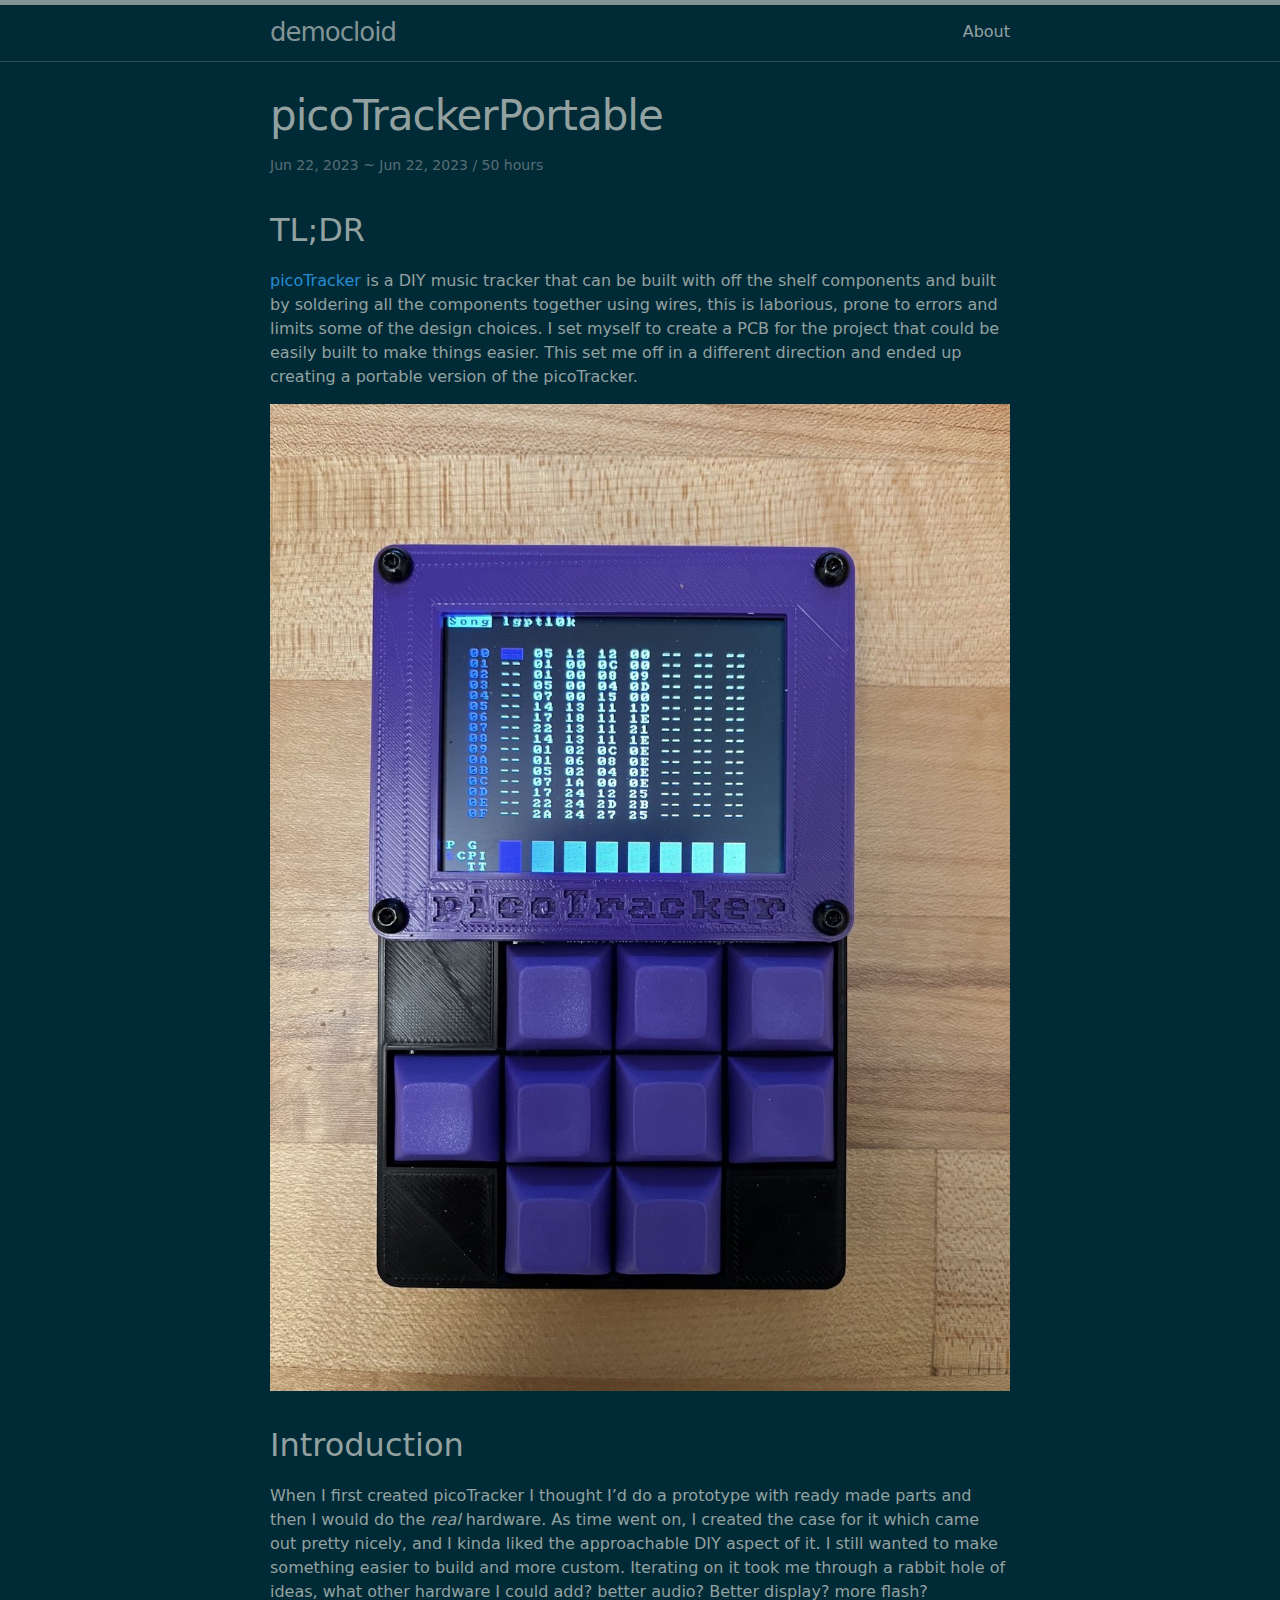
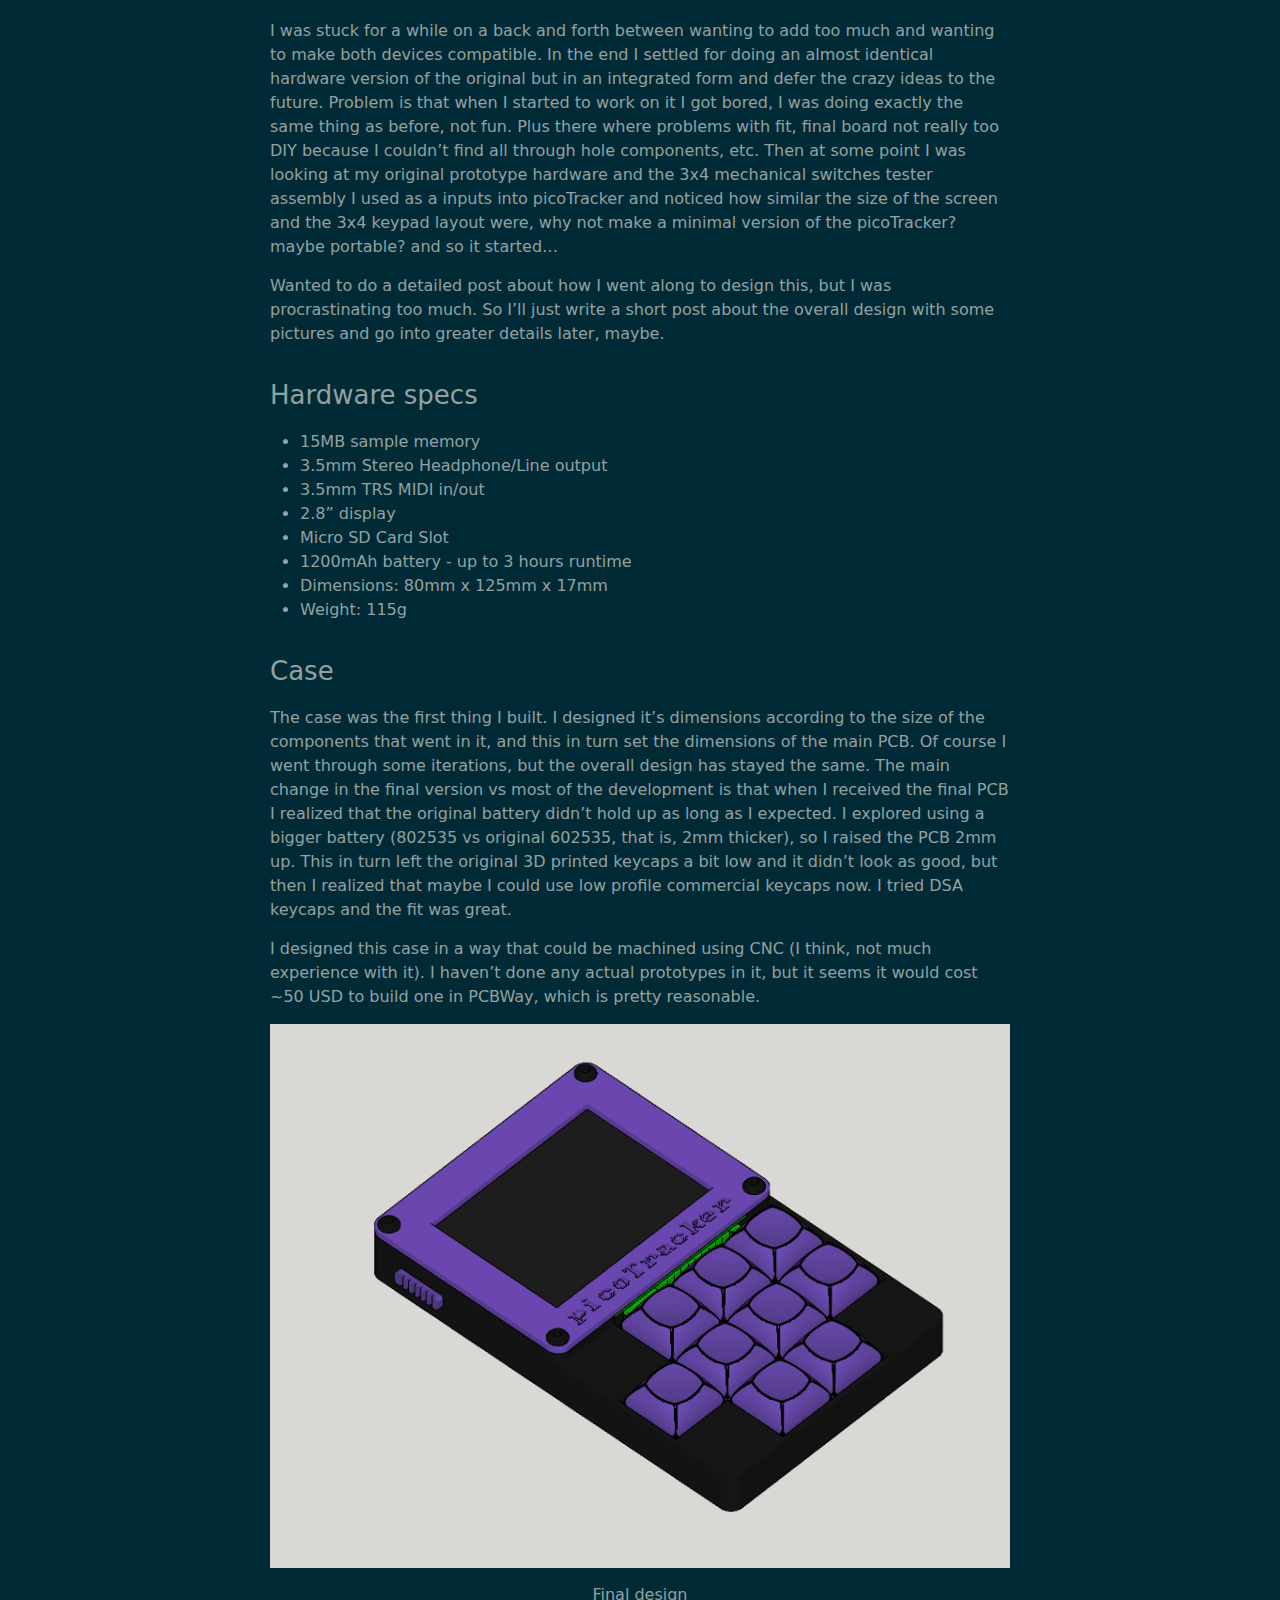
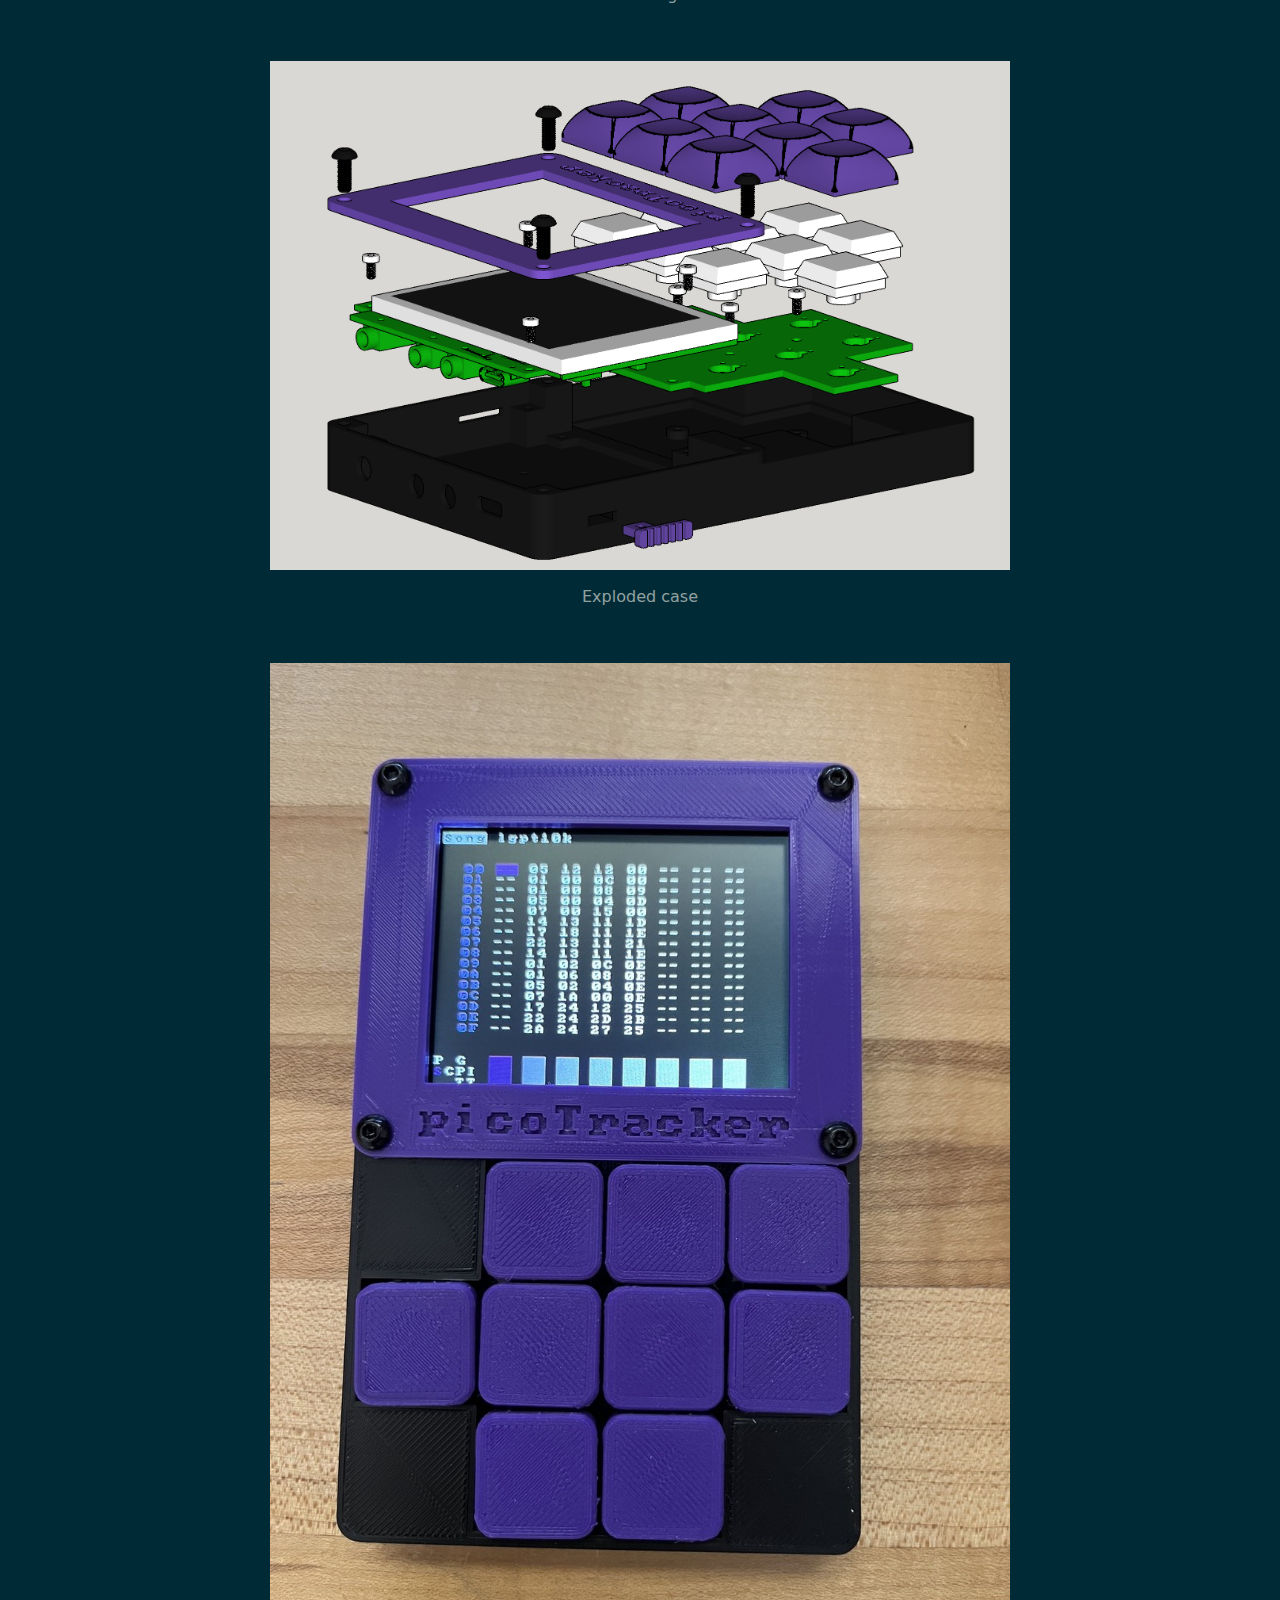
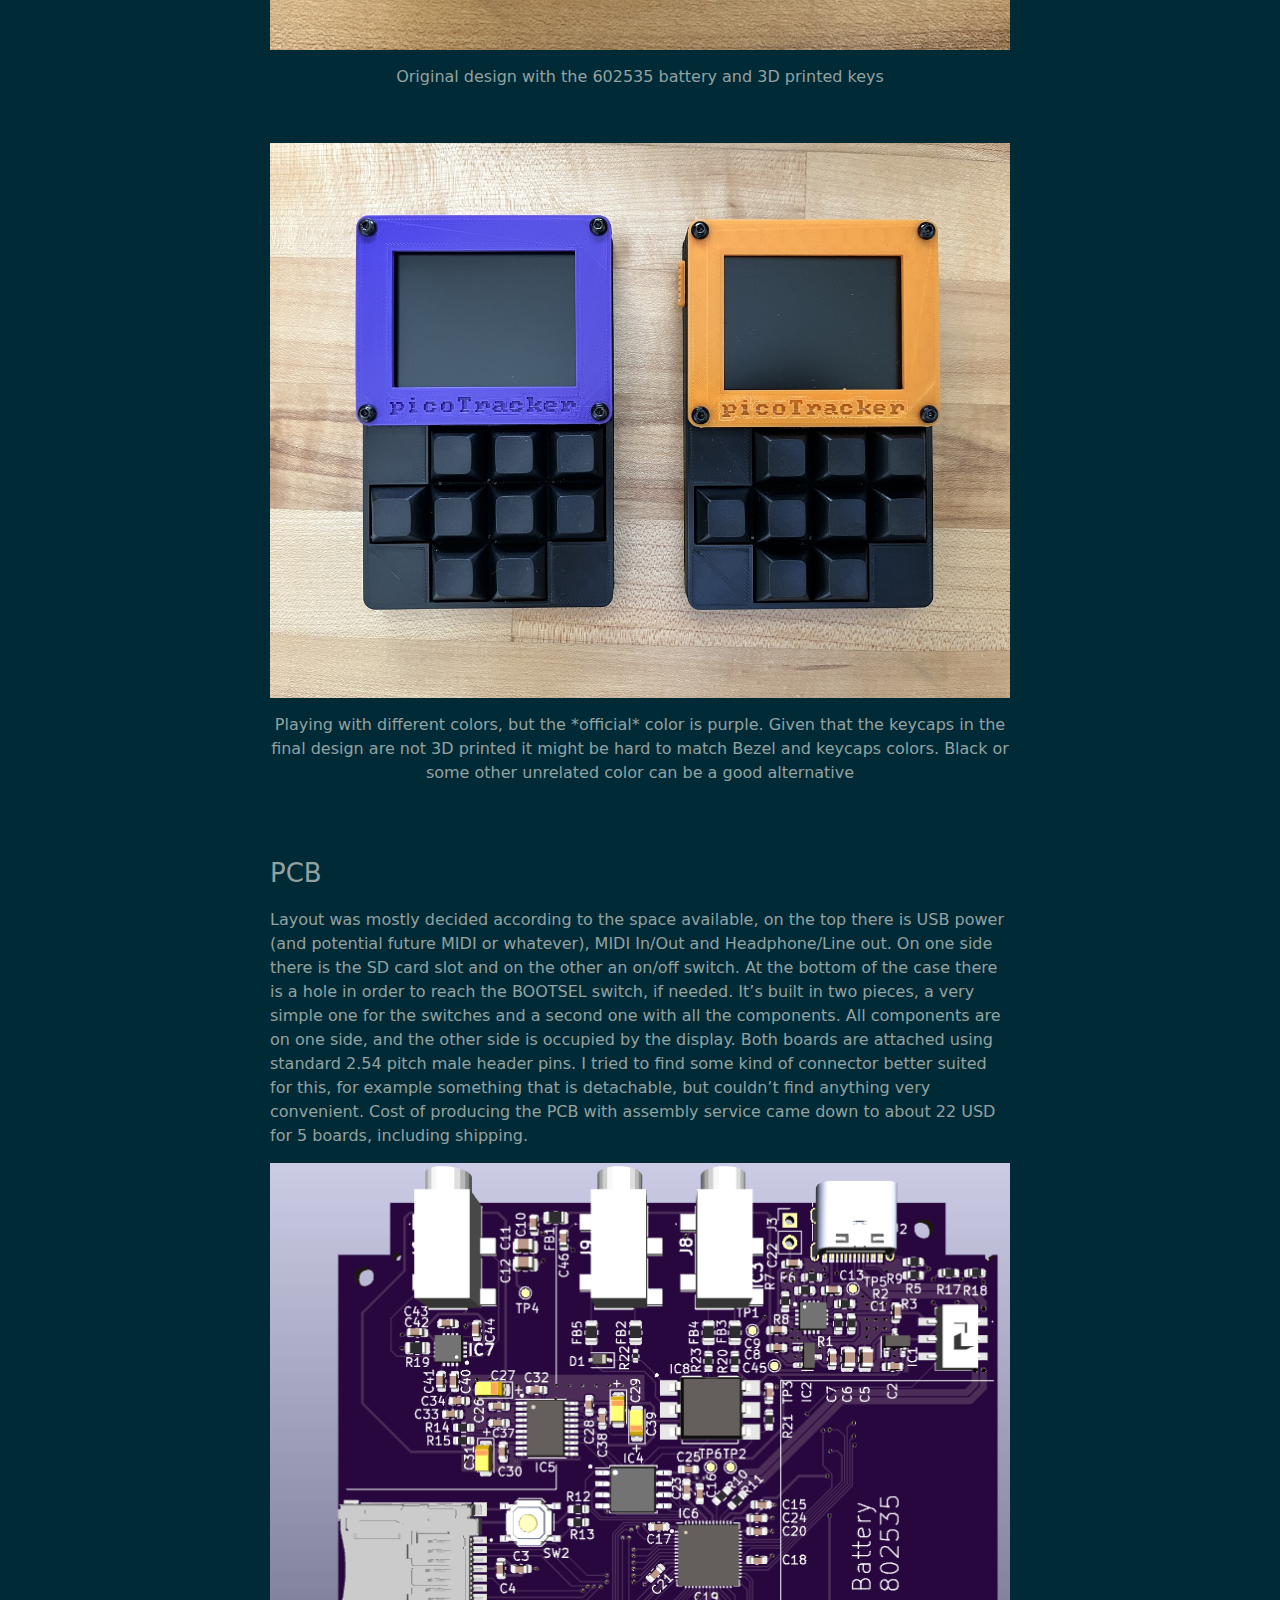
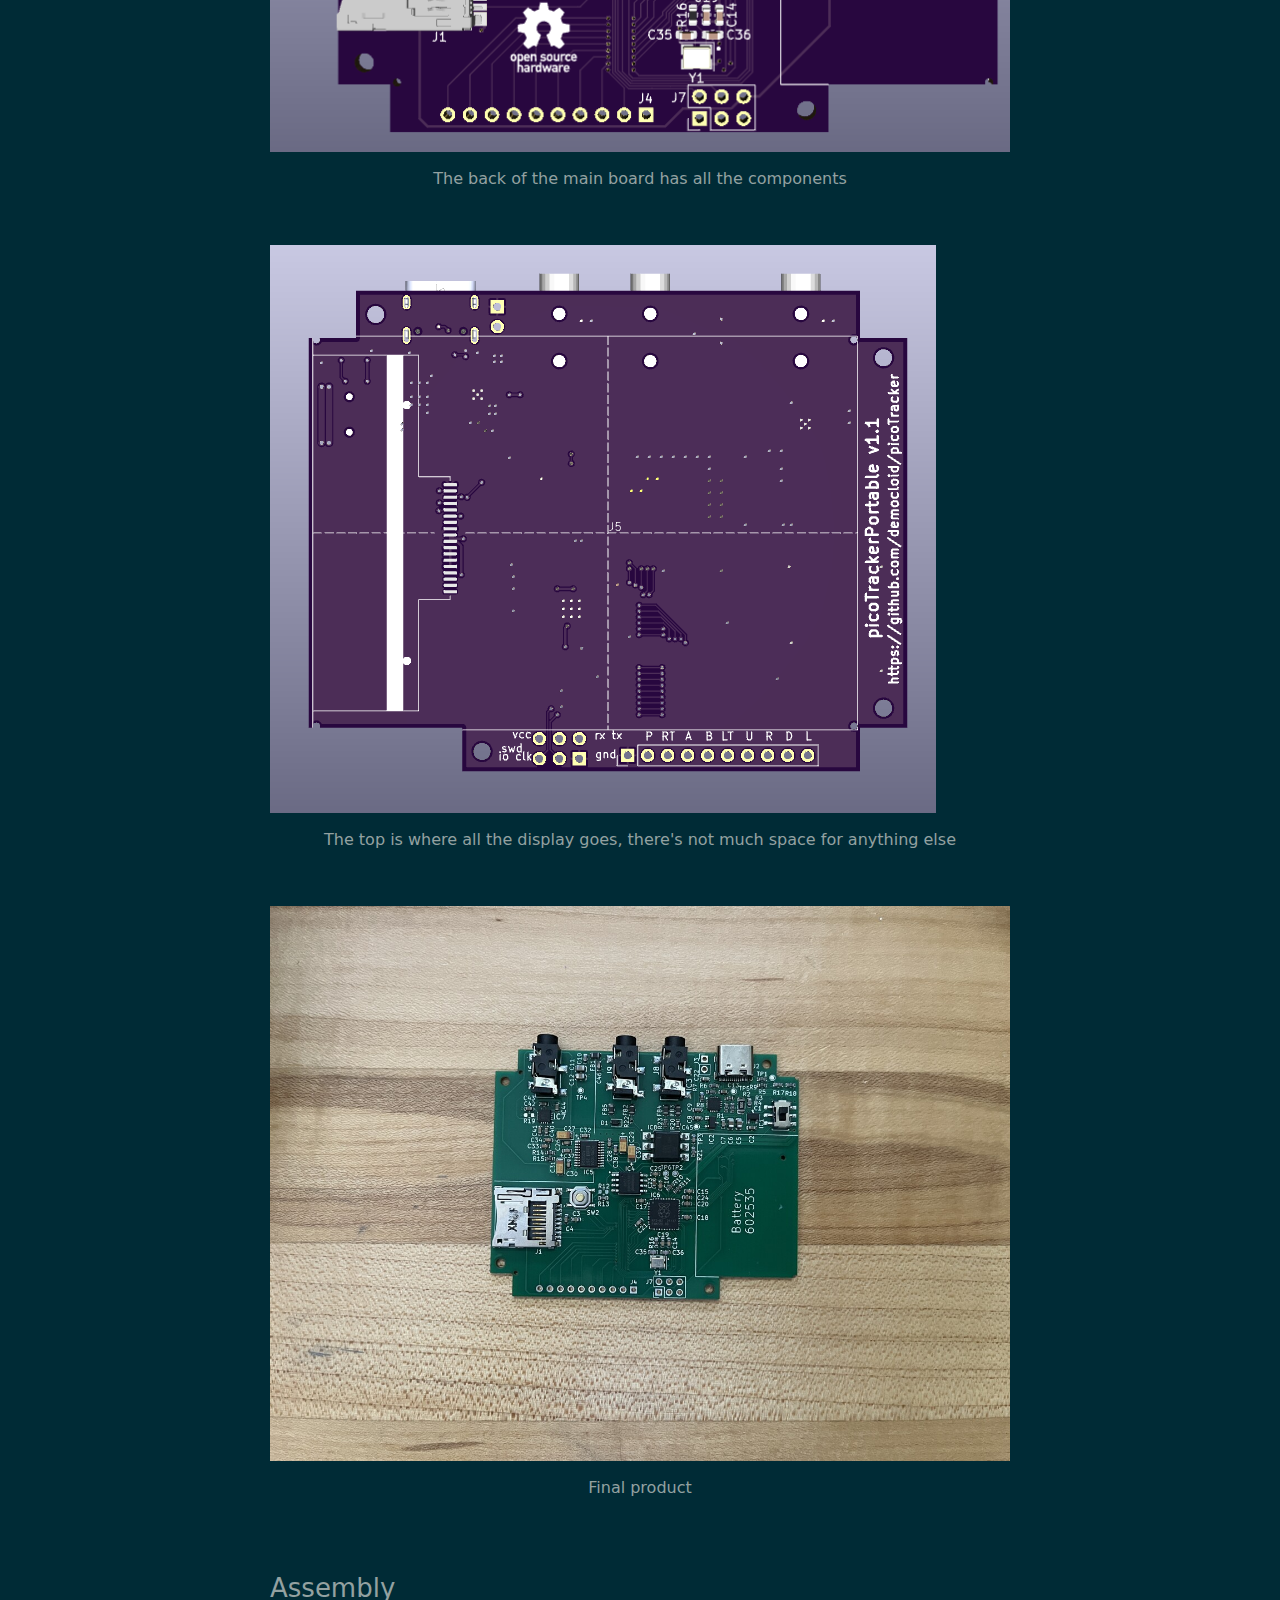
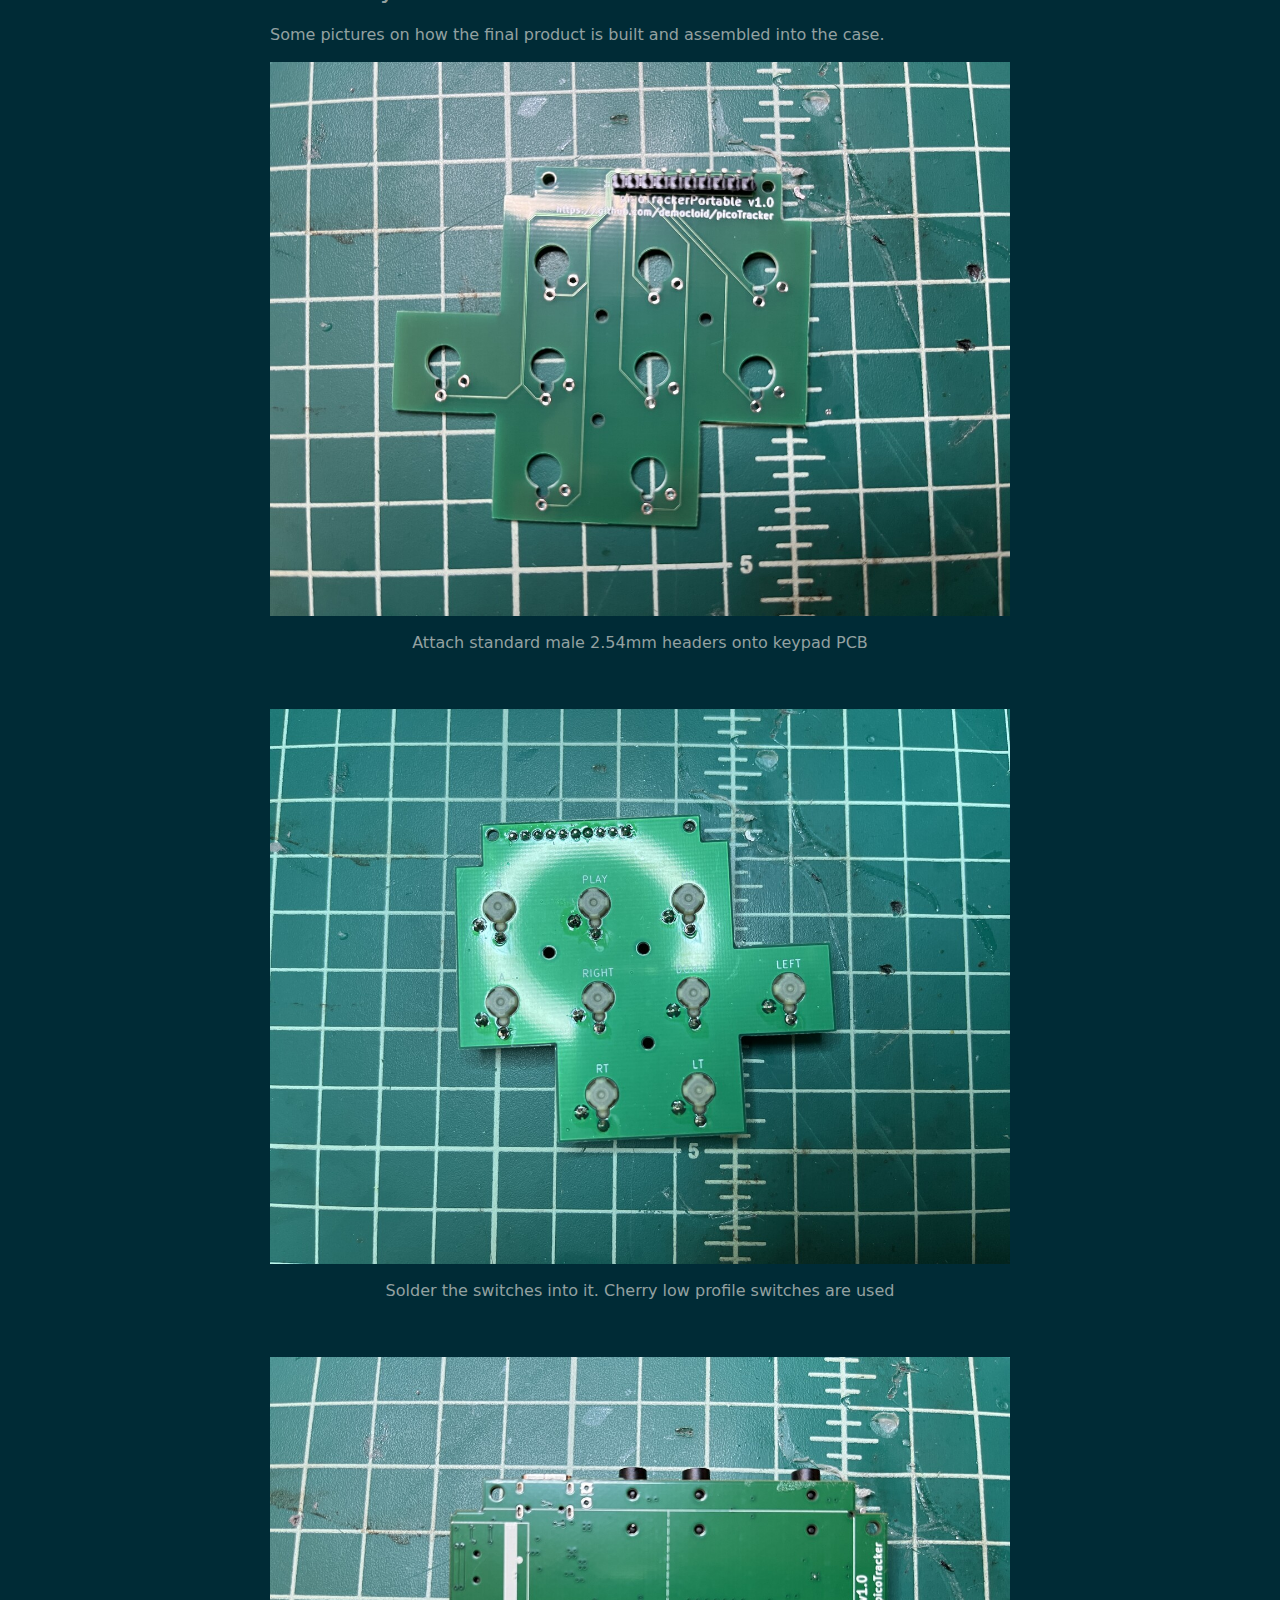
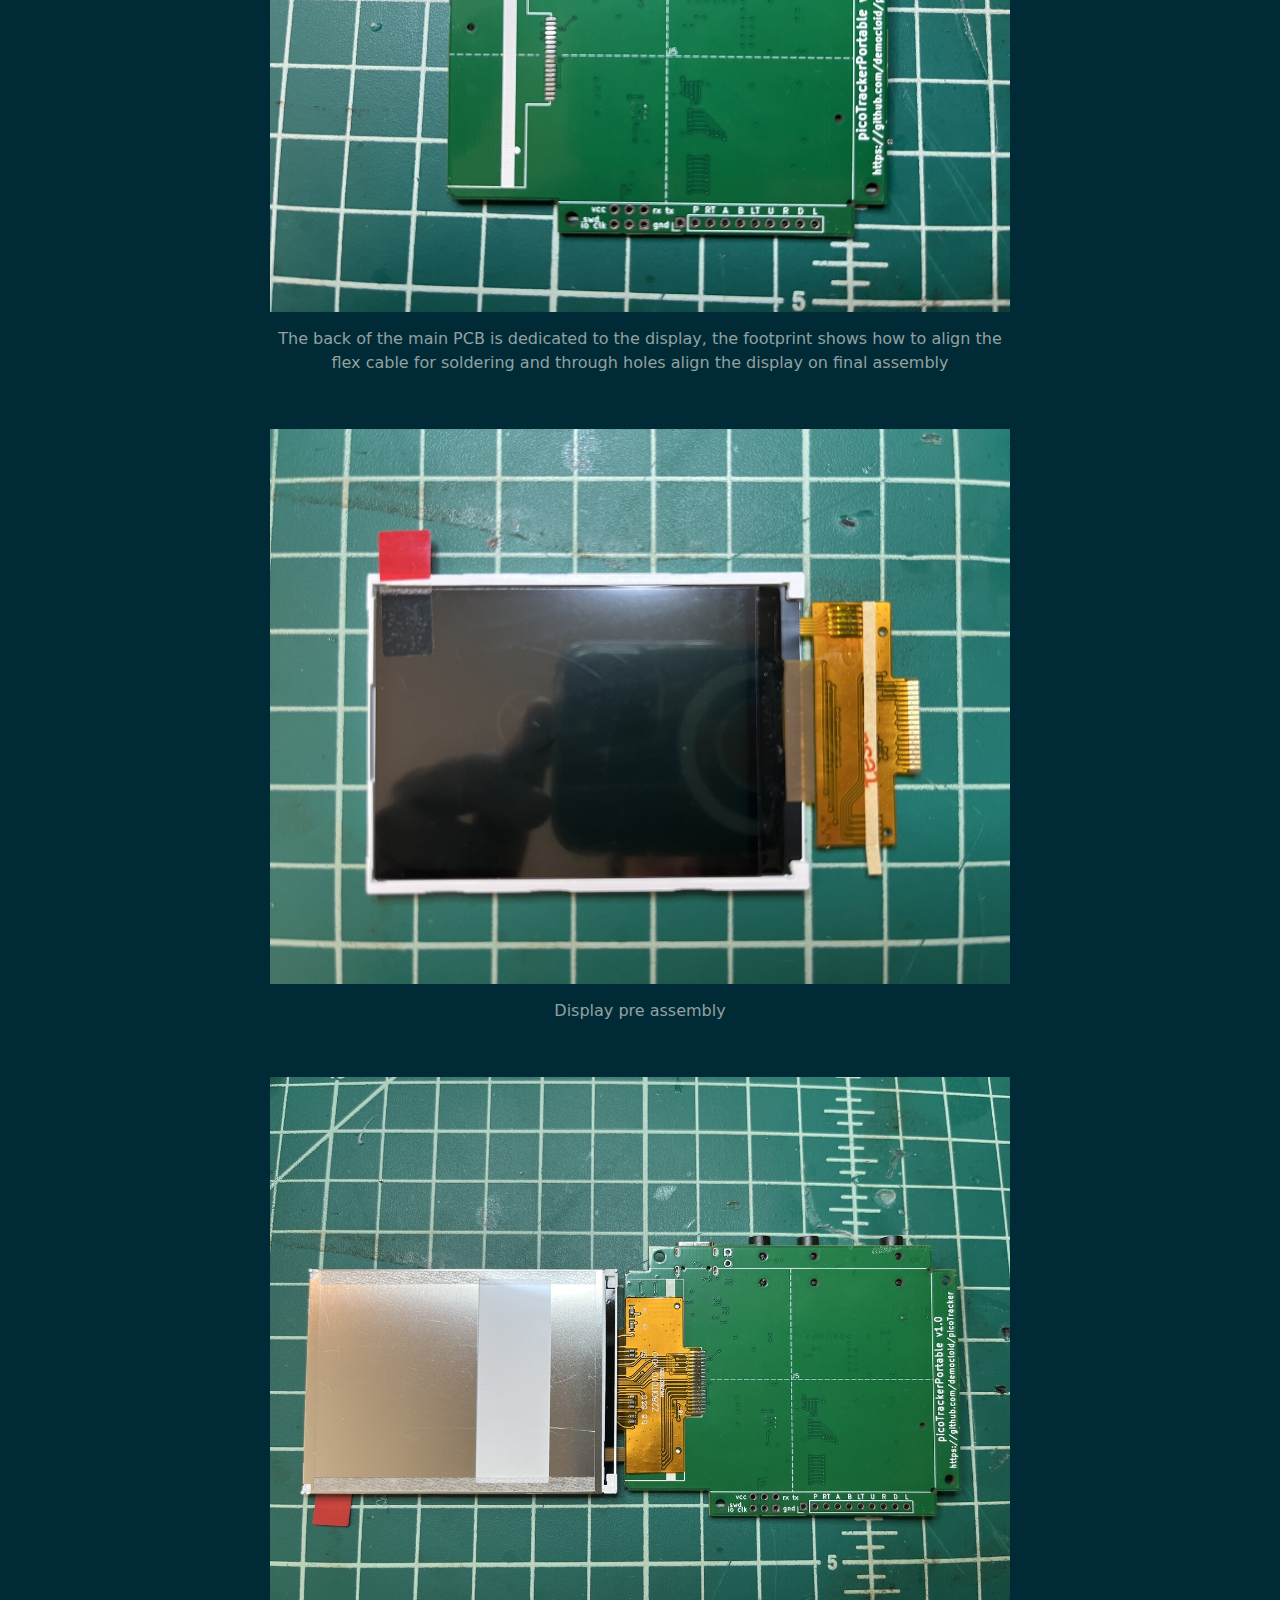
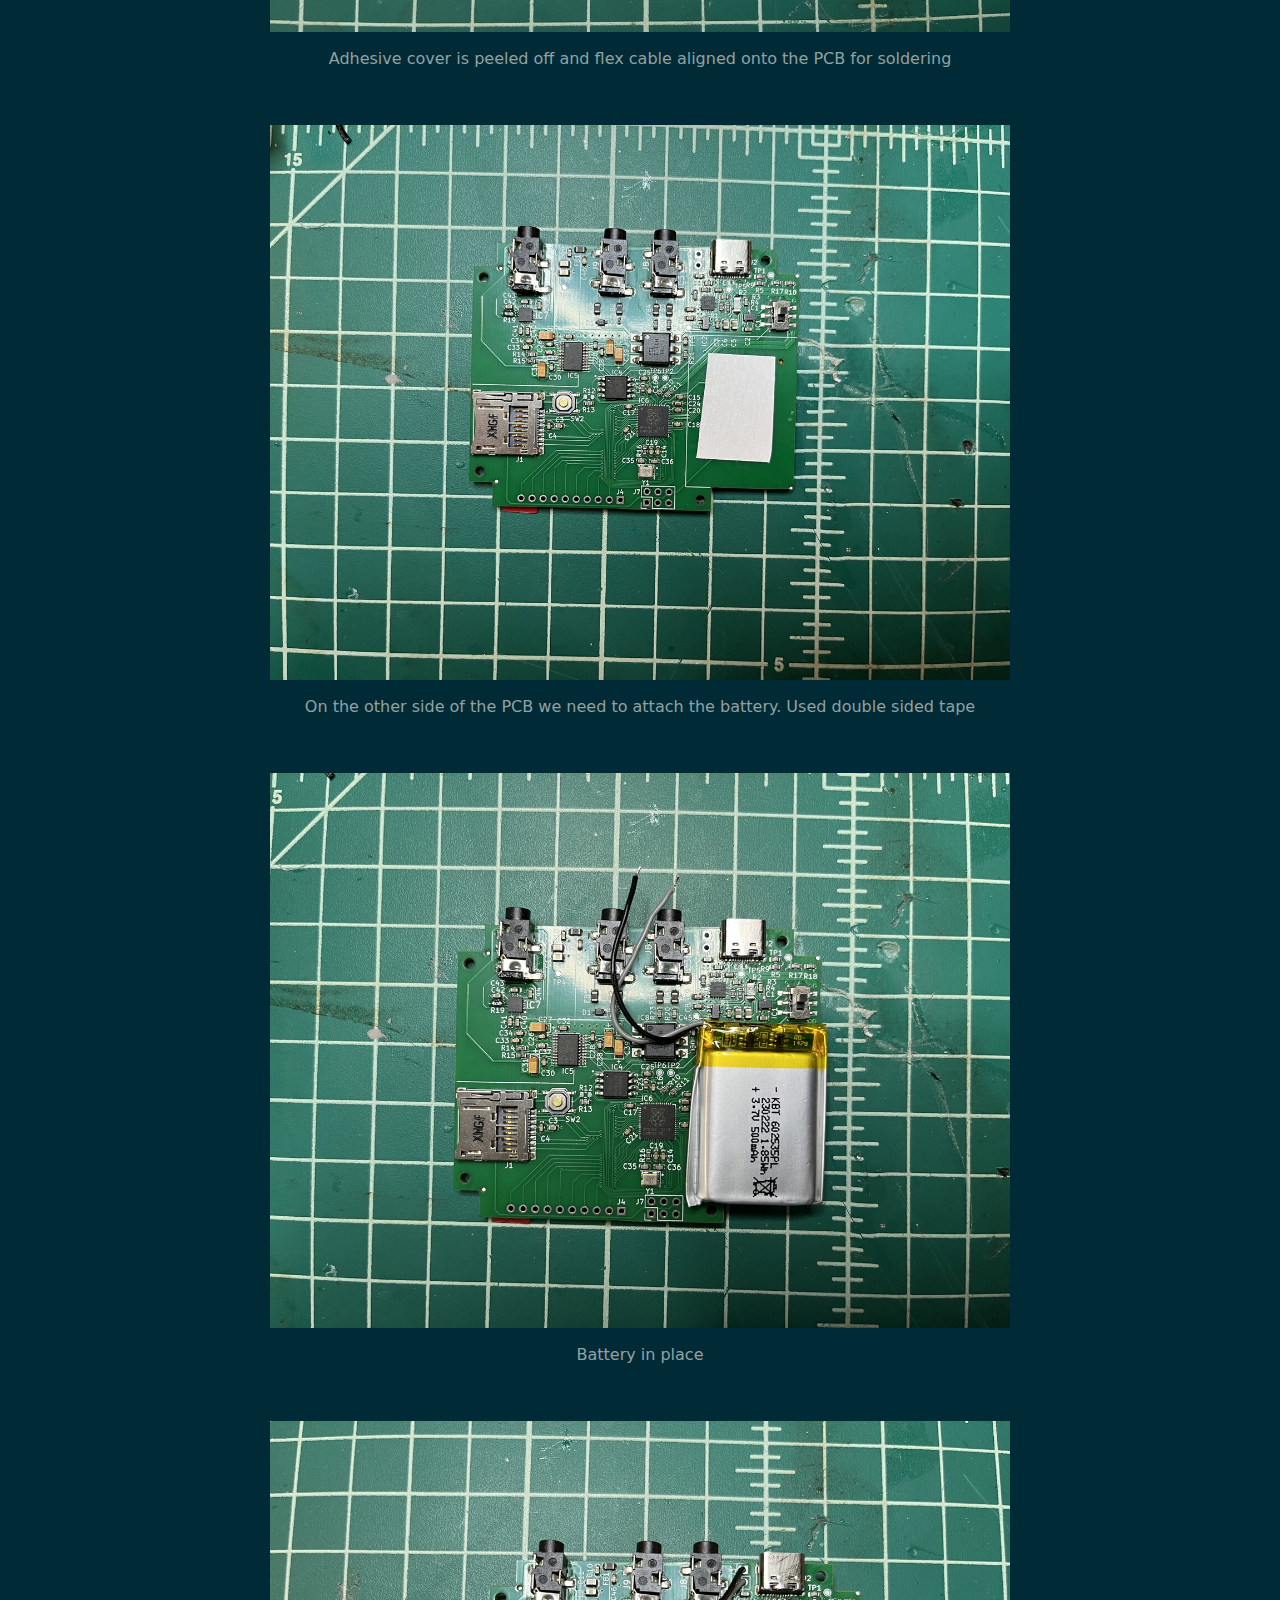
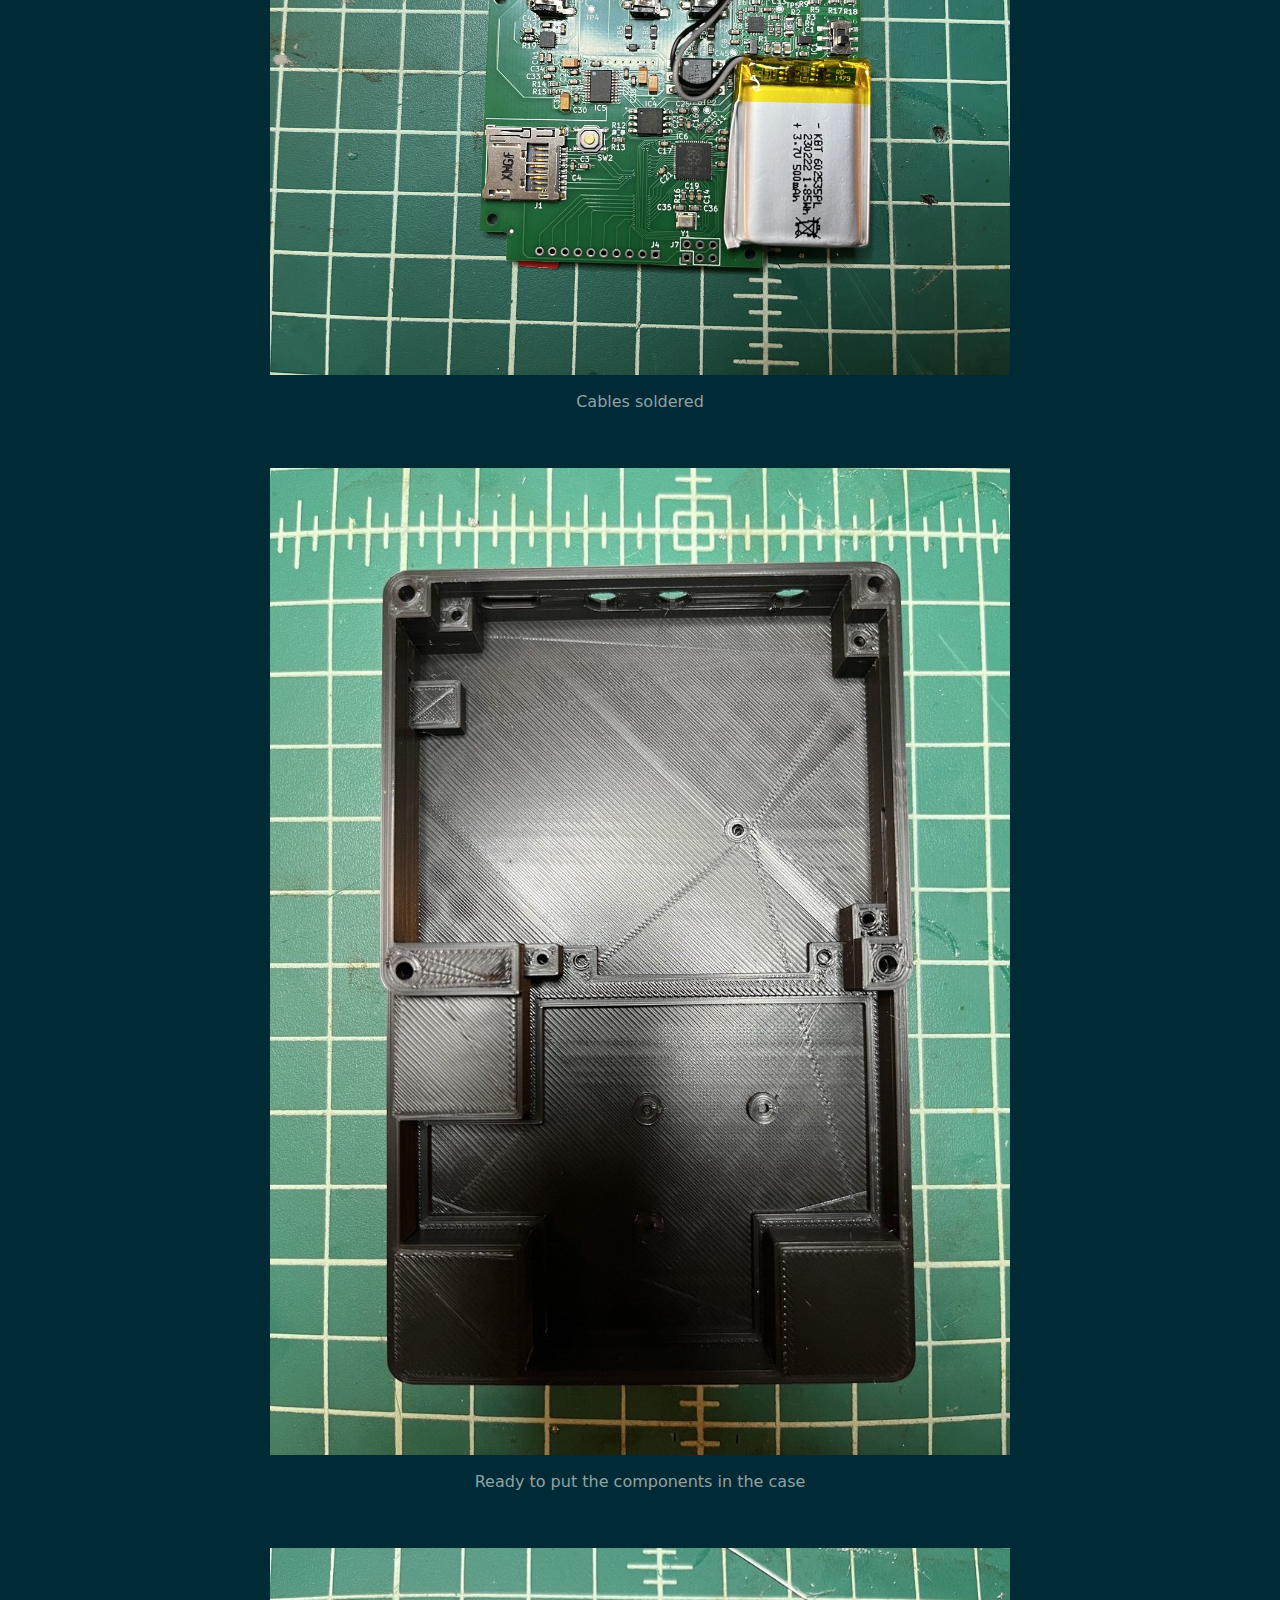
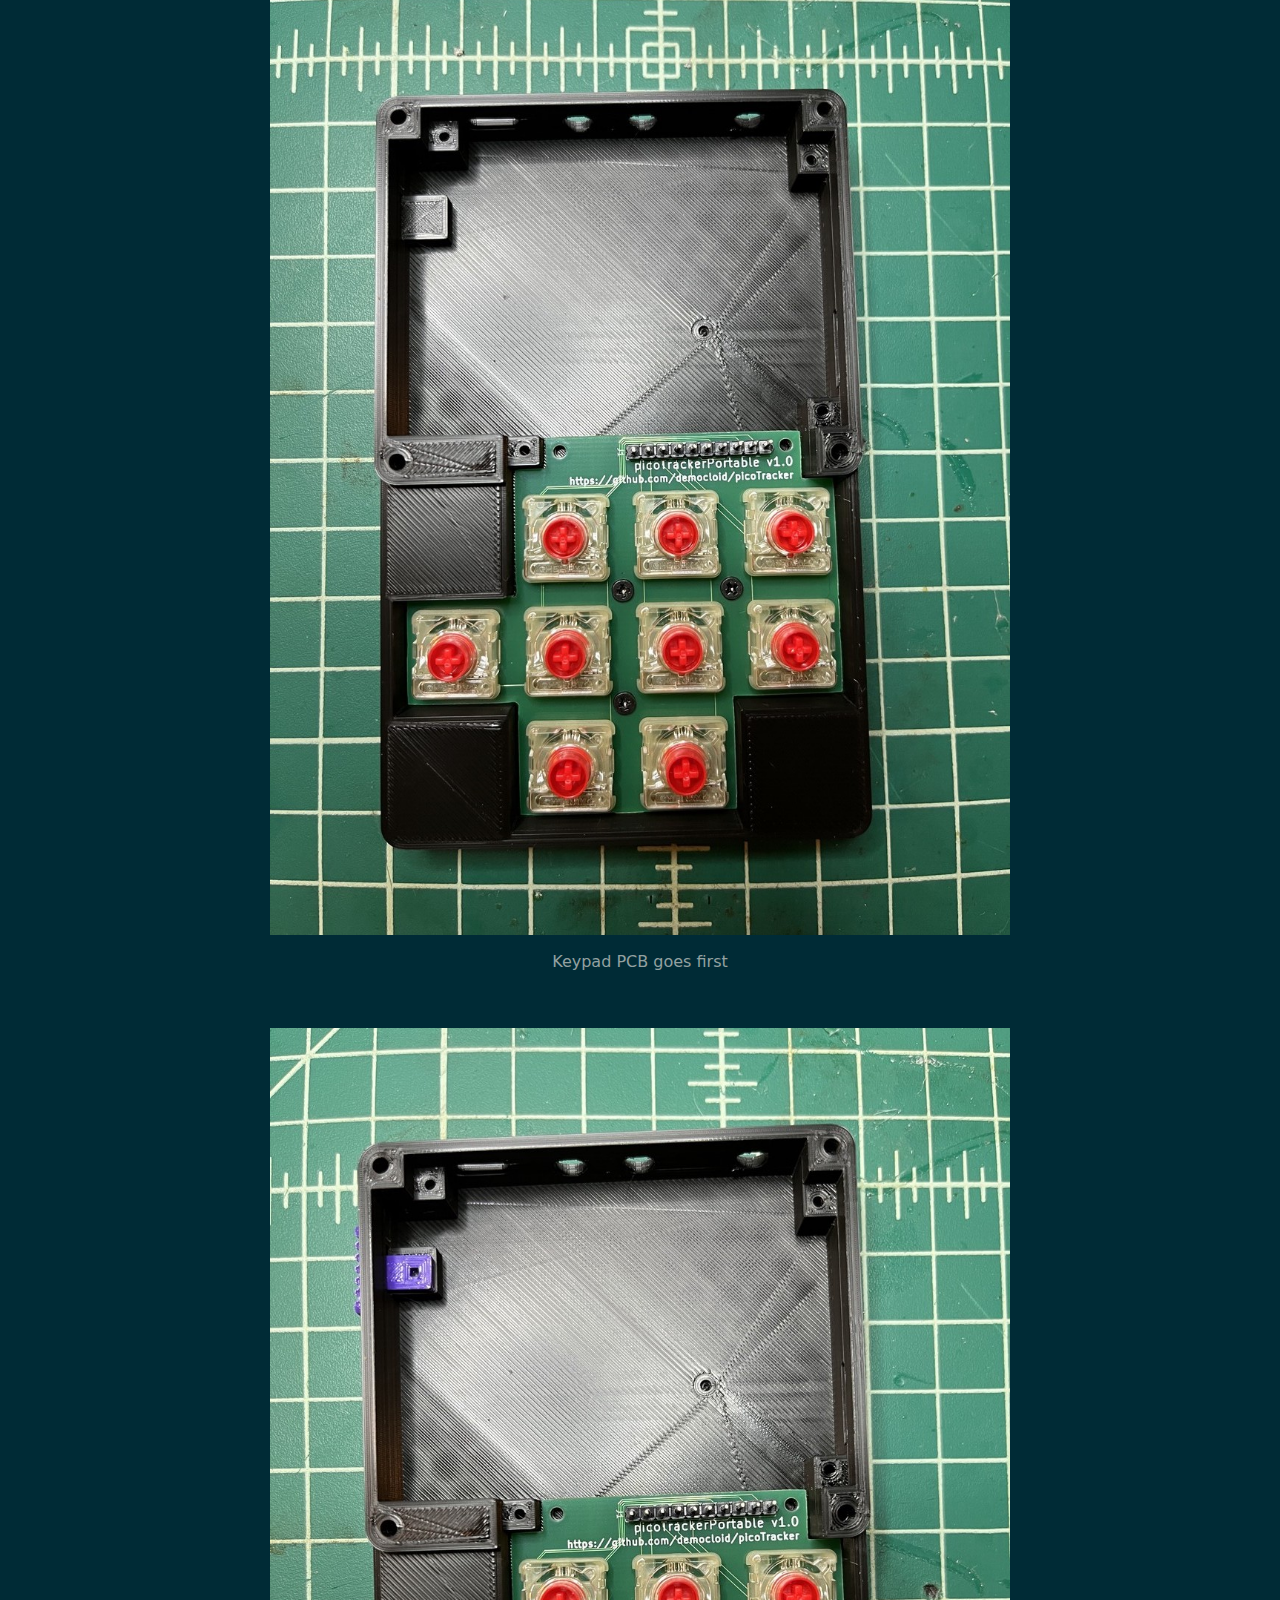
<file: 2023/06/22/picoTrackerPortable.html>
<!DOCTYPE html>
<html lang="en"><head>
  <meta charset="utf-8">
  <meta http-equiv="X-UA-Compatible" content="IE=edge">
  <meta name="viewport" content="width=device-width, initial-scale=1"><!-- Begin Jekyll SEO tag v2.8.0 -->
<title>picoTrackerPortable | democloid</title>
<meta name="generator" content="Jekyll v4.2.2" />
<meta property="og:title" content="picoTrackerPortable" />
<meta name="author" content="" />
<meta property="og:locale" content="en_US" />
<meta name="description" content="TL;DR picoTracker is a DIY music tracker that can be built with off the shelf components and built by soldering all the components together using wires, this is laborious, prone to errors and limits some of the design choices. I set myself to create a PCB for the project that could be easily built to make things easier. This set me off in a different direction and ended up creating a portable version of the picoTracker." />
<meta property="og:description" content="TL;DR picoTracker is a DIY music tracker that can be built with off the shelf components and built by soldering all the components together using wires, this is laborious, prone to errors and limits some of the design choices. I set myself to create a PCB for the project that could be easily built to make things easier. This set me off in a different direction and ended up creating a portable version of the picoTracker." />
<link rel="canonical" href="http://0.0.0.0:4000/2023/06/22/picoTrackerPortable.html" />
<meta property="og:url" content="http://0.0.0.0:4000/2023/06/22/picoTrackerPortable.html" />
<meta property="og:site_name" content="democloid" />
<meta property="og:type" content="article" />
<meta property="article:published_time" content="2023-06-22T00:00:00-05:00" />
<meta name="twitter:card" content="summary" />
<meta property="twitter:title" content="picoTrackerPortable" />
<script type="application/ld+json">
{"@context":"https://schema.org","@type":"BlogPosting","author":{"@type":"Person","name":""},"dateModified":"2023-06-22T00:00:00-05:00","datePublished":"2023-06-22T00:00:00-05:00","description":"TL;DR picoTracker is a DIY music tracker that can be built with off the shelf components and built by soldering all the components together using wires, this is laborious, prone to errors and limits some of the design choices. I set myself to create a PCB for the project that could be easily built to make things easier. This set me off in a different direction and ended up creating a portable version of the picoTracker.","headline":"picoTrackerPortable","mainEntityOfPage":{"@type":"WebPage","@id":"http://0.0.0.0:4000/2023/06/22/picoTrackerPortable.html"},"url":"http://0.0.0.0:4000/2023/06/22/picoTrackerPortable.html"}</script>
<!-- End Jekyll SEO tag -->
<link rel="stylesheet" href="/assets/css/style.css"><link type="application/atom+xml" rel="alternate" href="http://0.0.0.0:4000/feed.xml" title="democloid" />
</head>
<body><header class="site-header">

  <div class="wrapper"><a class="site-title" rel="author" href="/">democloid</a><nav class="site-nav">
        <input type="checkbox" id="nav-trigger" class="nav-trigger" />
        <label for="nav-trigger">
          <span class="menu-icon">
            <svg viewBox="0 0 18 15" width="18px" height="15px">
              <path d="M18,1.484c0,0.82-0.665,1.484-1.484,1.484H1.484C0.665,2.969,0,2.304,0,1.484l0,0C0,0.665,0.665,0,1.484,0 h15.032C17.335,0,18,0.665,18,1.484L18,1.484z M18,7.516C18,8.335,17.335,9,16.516,9H1.484C0.665,9,0,8.335,0,7.516l0,0 c0-0.82,0.665-1.484,1.484-1.484h15.032C17.335,6.031,18,6.696,18,7.516L18,7.516z M18,13.516C18,14.335,17.335,15,16.516,15H1.484 C0.665,15,0,14.335,0,13.516l0,0c0-0.82,0.665-1.483,1.484-1.483h15.032C17.335,12.031,18,12.695,18,13.516L18,13.516z"/>
            </svg>
          </span>
        </label>

        <div class="trigger"><a class="page-link" href="/about/">About</a></div>
      </nav></div>
</header>
<main class="page-content" aria-label="Content">
      <div class="wrapper">
        <article class="post h-entry" itemscope itemtype="http://schema.org/BlogPosting">

    <header class="post-header">
    <h1 class="post-title p-name" itemprop="name headline">picoTrackerPortable</h1>
    <p class="post-meta"><time class="dt-published" datetime="2023-06-22T00:00:00-05:00" itemprop="datePublished">
        Jun 22, 2023
      </time>~<time class="dt-modified" datetime="2023-06-22T00:00:00-05:00" itemprop="dateModified">
          Jun 22, 2023
        </time><span class="p-time" itemprop="projectTime"> / 50 hours</span></p>
  </header>

  <div class="post-content e-content" itemprop="articleBody">
    <h2 id="tldr">TL;DR</h2>
<p><a href="https://github.com/democloid/picoTracker">picoTracker</a> is a DIY music tracker that can be built with off the shelf components and built by soldering all the components together using wires, this is laborious, prone to errors and limits some of the design choices. I set myself to create a PCB for the project that could be easily built to make things easier. This set me off in a different direction and ended up creating a portable version of the picoTracker.</p>

<p><img src="/assets/img/2023-6-22-picoTrackerPortable/final.jpg" alt="final" />
<!--more--></p>

<h2 id="introduction">Introduction</h2>
<p>When I first created picoTracker I thought I’d do a prototype with ready made parts and then I would do the <em>real</em> hardware. As time went on, I created the case for it which came out pretty nicely, and I kinda liked the approachable DIY aspect of it. I still wanted to make something easier to build and more custom. Iterating on it took me through a rabbit hole of ideas, what other hardware I could add? better audio? Better display? more flash?</p>

<p>I was stuck for a while on a back and forth between wanting to add too much and wanting to make both devices compatible. In the end I settled for doing an almost identical hardware version of the original but in an integrated form and defer the crazy ideas to the future. Problem is that when I started to work on it I got bored, I was doing exactly the same thing as before, not fun. Plus there where problems with fit, final board not really too DIY because I couldn’t find all through hole components, etc. Then at some point I was looking at my original prototype hardware and the 3x4 mechanical switches tester assembly I used as a inputs into picoTracker and noticed how similar the size of the screen and the 3x4 keypad layout were, why not make a minimal version of the picoTracker? maybe portable? and so it started…</p>

<p>Wanted to do a detailed post about how I went along to design this, but I was procrastinating too much. So I’ll just write a short post about the overall design with some pictures and go into greater details later, maybe.</p>

<h3 id="hardware-specs">Hardware specs</h3>
<ul>
  <li>15MB sample memory</li>
  <li>3.5mm Stereo Headphone/Line output</li>
  <li>3.5mm TRS MIDI in/out</li>
  <li>2.8” display</li>
  <li>Micro SD Card Slot</li>
  <li>1200mAh battery - up to 3 hours runtime</li>
  <li>Dimensions: 80mm x 125mm x 17mm</li>
  <li>Weight: 115g</li>
</ul>

<h3 id="case">Case</h3>
<p>The case was the first thing I built. I designed it’s dimensions according to the size of the components that went in it, and this in turn set the dimensions of the main PCB. Of course I went through some iterations, but the overall design has stayed the same. The main change in the final version vs most of the development is that when I received the final PCB I realized that the original battery didn’t hold up as long as I expected. I explored using a bigger battery (802535 vs original 602535, that is, 2mm thicker), so I raised the PCB 2mm up. This in turn left the original 3D printed keycaps a bit low and it didn’t look as good, but then I realized that maybe I could use low profile commercial keycaps now. I tried DSA keycaps and the fit was great.</p>

<p>I designed this case in a way that could be machined using CNC (I think, not much experience with it). I haven’t done any actual prototypes in it, but it seems it would cost ~50 USD to build one in PCBWay, which is pretty reasonable.</p>

<p><img src="/assets/img/2023-6-22-picoTrackerPortable/case_angle.png" alt="case angle" /></p>
<p style="text-align: center;">Final design</p>
<p> </p>

<p><img src="/assets/img/2023-6-22-picoTrackerPortable/case_exploded.png" alt="case exploded" /></p>
<p style="text-align: center;">Exploded case</p>
<p> </p>

<p><img src="/assets/img/2023-6-22-picoTrackerPortable/early.jpg" alt="early design" /></p>
<p style="text-align: center;">Original design with the 602535 battery and 3D printed keys</p>
<p> </p>

<p><img src="/assets/img/2023-6-22-picoTrackerPortable/styles.jpg" alt="styles" /></p>
<p style="text-align: center;">Playing with different colors, but the *official* color is purple. Given that the keycaps in the final design are not 3D printed it might be hard to match Bezel and keycaps colors. Black or some other unrelated color can be a good alternative</p>
<p> </p>

<h3 id="pcb">PCB</h3>
<p>Layout was mostly decided according to the space available, on the top there is USB power (and potential future MIDI or whatever), MIDI In/Out and Headphone/Line out. On one side there is the SD card slot and on the other an on/off switch. At the bottom of the case there is a hole in order to reach the BOOTSEL switch, if needed. It’s built in two pieces, a very simple one for the switches and a second one with all the components. All components are on one side, and the other side is occupied by the display. Both boards are attached using standard 2.54 pitch male header pins. I tried to find some kind of connector better suited for this, for example something that is detachable, but couldn’t find anything very convenient. Cost of producing the PCB with assembly service came down to about 22 USD for 5 boards, including shipping.</p>

<p><img src="/assets/img/2023-6-22-picoTrackerPortable/pcb_front.png" alt="pcb front" /></p>
<p style="text-align: center;">The back of the main board has all the components</p>
<p> </p>

<p><img src="/assets/img/2023-6-22-picoTrackerPortable/pcb_back.png" alt="pcb back" /></p>
<p style="text-align: center;">The top is where all the display goes, there's not much space for anything else</p>
<p> </p>

<p><img src="/assets/img/2023-6-22-picoTrackerPortable/pcb_real.jpg" alt="pcb real" /></p>
<p style="text-align: center;">Final product</p>
<p> </p>

<h3 id="assembly">Assembly</h3>
<p>Some pictures on how the final product is built and assembled into the case.</p>

<p><img src="/assets/img/2023-6-22-picoTrackerPortable/assembly_4.jpg" alt="assembly step 1" /></p>
<p style="text-align: center;">Attach standard male 2.54mm headers onto keypad PCB</p>
<p> </p>

<p><img src="/assets/img/2023-6-22-picoTrackerPortable/assembly_5.jpg" alt="assembly step 2" /></p>
<p style="text-align: center;">Solder the switches into it. Cherry low profile switches are used</p>
<p> </p>

<p><img src="/assets/img/2023-6-22-picoTrackerPortable/assembly_1.jpg" alt="assembly step 3" /></p>
<p style="text-align: center;">The back of the main PCB is dedicated to the display, the footprint shows how to align the flex cable for soldering and through holes align the display on final assembly</p>
<p> </p>

<p><img src="/assets/img/2023-6-22-picoTrackerPortable/assembly_2.jpg" alt="assembly step 4" /></p>
<p style="text-align: center;">Display pre assembly</p>
<p> </p>

<p><img src="/assets/img/2023-6-22-picoTrackerPortable/assembly_3.jpg" alt="assembly step 5" /></p>
<p style="text-align: center;">Adhesive cover is peeled off and flex cable aligned onto the PCB for soldering</p>
<p> </p>

<p><img src="/assets/img/2023-6-22-picoTrackerPortable/assembly_6.jpg" alt="assembly step 6" /></p>
<p style="text-align: center;">On the other side of the PCB we need to attach the battery. Used double sided tape</p>
<p> </p>

<p><img src="/assets/img/2023-6-22-picoTrackerPortable/assembly_7.jpg" alt="assembly step 7" /></p>
<p style="text-align: center;">Battery in place</p>
<p> </p>

<p><img src="/assets/img/2023-6-22-picoTrackerPortable/assembly_8.jpg" alt="assembly step 8" /></p>
<p style="text-align: center;">Cables soldered</p>
<p> </p>

<p><img src="/assets/img/2023-6-22-picoTrackerPortable/assembly_9.jpg" alt="assembly step 9" /></p>
<p style="text-align: center;">Ready to put the components in the case</p>
<p> </p>

<p><img src="/assets/img/2023-6-22-picoTrackerPortable/assembly_10.jpg" alt="assembly step 10" /></p>
<p style="text-align: center;">Keypad PCB goes first</p>
<p> </p>

<p><img src="/assets/img/2023-6-22-picoTrackerPortable/assembly_11.jpg" alt="assembly step 11" /></p>
<p style="text-align: center;">Before placing the main PCB, we need to put the power on switch in place</p>
<p> </p>

<p><img src="/assets/img/2023-6-22-picoTrackerPortable/assembly_12.jpg" alt="assembly step 12" /></p>
<p style="text-align: center;">Place main PCB and solder headers in place. Done! The rest is cosmetic, install switches and screw in the bezel</p>
<p> </p>

<h3 id="future-power-optimization">Future: power optimization</h3>
<p>When I was building picoTracker I never cared much about power consumption, since it wasn’t going to be a mobile platform. When I started to go in that direction I measured consumption and determined that it wasn’t too high, so it would be feasible to build this and have some decent battery life. Still, I may have done something wrong because it turns out that battery lasts less than I expected, still decent tho. There are a couple of things that could be done to improve this.</p>

<h4 id="hardware">Hardware</h4>
<ul>
  <li>Improve power supply: right now it’s just simple LDO regulators, so it’s probably ~70% - 80% efficient, according to my calculations. Potentially worse.</li>
  <li>Brightness control of LCD: The backlight of the LCD is fixed to VCC. There are some pins left to be able to actually set brightness through PWM.</li>
  <li>Power down devices when not in use: DAC and headphone amp could be shut down when not playing, unsure if and how much this would save.</li>
</ul>

<h4 id="software">Software</h4>
<ul>
  <li>Reduce CPU frequency when not needed: picoTracker currently runs at 220.5MHz, which is needed to render all tracks. But this is only needed when playing sounds, when editing tracks and even playing single samples (i.e. when previewing samples) it could probably run 1/4 or 1/8 frequency without affecting the workflow much. Tested this briefly and it saves quite a bit of power.</li>
</ul>

  </div>

  <div>
      
      
      <a href="/tag/rp2040"><code class="highligher-rouge"><nobr>#rp2040</nobr></code></a>
      
      
      <a href="/tag/hardware"><code class="highligher-rouge"><nobr>#hardware</nobr></code></a>
      
      
      <a href="/tag/picotracker"><code class="highligher-rouge"><nobr>#picotracker</nobr></code></a>
      
  </div><a class="u-url" href="/2023/06/22/picoTrackerPortable.html" hidden></a>
</article>

      </div>
    </main><footer class="site-footer h-card">
  <data class="u-url" href="/"></data>

  <div class="wrapper">

    <div class="footer-col-wrapper">
      <div class="footer-col">
        <p class="feed-subscribe">
          <a href="/feed.xml">
            <svg class="svg-icon orange">
              <use xlink:href="/assets/minima-social-icons.svg#rss"></use>
            </svg><span>Subscribe</span>
          </a>
        </p>
        <ul class="contact-list">
          <li class="p-name"></li>
          <li><a class="u-email" href="mailto:"></a></li>
        </ul>
      </div>
      <div class="footer-col">
        <p>Site containing information related to current interests, I&#39;ll post here whenever I have something interesting to say.</p>
      </div>
    </div>

    <div class="social-links"><ul class="social-media-list"><li><a rel="me" href="https://github.com/democloid" target="_blank" title="democloid"><svg class="svg-icon grey"><use xlink:href="/assets/minima-social-icons.svg#github"></use></svg></a></li><li><a rel="me" href="https://twitter.com/democloid" target="_blank" title="democloid"><svg class="svg-icon grey"><use xlink:href="/assets/minima-social-icons.svg#twitter"></use></svg></a></li></ul>
</div>

  </div>

</footer>
</body>

</html>
</file>
<file: assets/css/style.css>
.highlight .c { color: #586e75; font-style: italic; }

.highlight .err { color: #dc322f; }

.highlight .k { color: #93a1a1; font-weight: bold; }

.highlight .o { color: #93a1a1; font-weight: bold; }

.highlight .cm { color: #586e75; font-style: italic; }

.highlight .cp { color: #586e75; font-weight: bold; }

.highlight .c1 { color: #586e75; font-style: italic; }

.highlight .cs { color: #586e75; font-weight: bold; font-style: italic; }

.highlight .gd { color: #dc322f; }

.highlight .gd .x { color: #dc322f; }

.highlight .ge { color: #839496; font-style: italic; }

.highlight .gr { color: #dc322f; }

.highlight .gh { color: #586e75; }

.highlight .gi { color: #859900; }

.highlight .gi .x { color: #859900; }

.highlight .go { color: #839496; }

.highlight .gp { color: #839496; }

.highlight .gs { color: #93a1a1; font-weight: bold; }

.highlight .gu { color: #586e75; }

.highlight .gt { color: #dc322f; }

.highlight .kc { color: #93a1a1; font-weight: bold; }

.highlight .kd { color: #93a1a1; font-weight: bold; }

.highlight .kp { color: #93a1a1; font-weight: bold; }

.highlight .kr { color: #93a1a1; font-weight: bold; }

.highlight .kt { color: #6c71c4; font-weight: bold; }

.highlight .m { color: #2aa198; }

.highlight .s { color: #d33682; }

.highlight .na { color: #2aa198; }

.highlight .nb { color: #268bd2; }

.highlight .nc { color: #6c71c4; font-weight: bold; }

.highlight .no { color: #2aa198; }

.highlight .ni { color: #6c71c4; }

.highlight .ne { color: #6c71c4; font-weight: bold; }

.highlight .nf { color: #268bd2; font-weight: bold; }

.highlight .nn { color: #839496; }

.highlight .nt { color: #268bd2; }

.highlight .nv { color: #2aa198; }

.highlight .ow { color: #93a1a1; font-weight: bold; }

.highlight .w { color: #586e75; }

.highlight .mf { color: #2aa198; }

.highlight .mh { color: #2aa198; }

.highlight .mi { color: #2aa198; }

.highlight .mo { color: #2aa198; }

.highlight .sb { color: #d33682; }

.highlight .sc { color: #d33682; }

.highlight .sd { color: #d33682; }

.highlight .s2 { color: #d33682; }

.highlight .se { color: #d33682; }

.highlight .sh { color: #d33682; }

.highlight .si { color: #d33682; }

.highlight .sx { color: #d33682; }

.highlight .sr { color: #859900; }

.highlight .s1 { color: #d33682; }

.highlight .ss { color: #d33682; }

.highlight .bp { color: #586e75; }

.highlight .vc { color: #2aa198; }

.highlight .vg { color: #2aa198; }

.highlight .vi { color: #2aa198; }

.highlight .il { color: #2aa198; }

html { font-size: 16px; }

/** Reset some basic elements */
body, h1, h2, h3, h4, h5, h6, p, blockquote, pre, hr, dl, dd, ol, ul, figure { margin: 0; padding: 0; }

/** Basic styling */
body { font: 400 16px/1.5 -apple-system, system-ui, BlinkMacSystemFont, "Segoe UI", "Segoe UI Emoji", "Segoe UI Symbol", "Apple Color Emoji", Roboto, Helvetica, Arial, sans-serif; color: #93a1a1; background-color: #002b36; -webkit-text-size-adjust: 100%; -webkit-font-feature-settings: "kern" 1; -moz-font-feature-settings: "kern" 1; -o-font-feature-settings: "kern" 1; font-feature-settings: "kern" 1; font-kerning: normal; display: flex; min-height: 100vh; flex-direction: column; overflow-wrap: break-word; }

/** Set `margin-bottom` to maintain vertical rhythm */
h1, h2, h3, h4, h5, h6, p, blockquote, pre, ul, ol, dl, figure, .highlight { margin-bottom: 15px; }

hr { margin-top: 30px; margin-bottom: 30px; }

/** `main` element */
main { display: block; /* Default value of `display` of `main` element is 'inline' in IE 11. */ }

/** Images */
img { max-width: 100%; vertical-align: middle; }

/** Figures */
figure > img { display: block; }

figcaption { font-size: 14px; }

/** Lists */
ul, ol { margin-left: 30px; }

li > ul, li > ol { margin-bottom: 0; }

/** Headings */
h1, h2, h3, h4, h5, h6 { font-weight: 400; }

/** Links */
a { color: #268bd2; text-decoration: none; }

a:visited { color: #5590b4; }

a:hover { color: #839496; text-decoration: underline; }

.social-media-list a:hover, .pagination a:hover { text-decoration: none; }

.social-media-list a:hover .username, .pagination a:hover .username { text-decoration: underline; }

/** Blockquotes */
blockquote { color: #586e75; border-left: 4px solid #2c4d56; padding-left: 15px; font-size: 1.125rem; font-style: italic; }

blockquote > :last-child { margin-bottom: 0; }

blockquote i, blockquote em { font-style: normal; }

/** Code formatting */
pre, code { font-family: "Menlo", "Inconsolata", "Consolas", "Roboto Mono", "Ubuntu Mono", "Liberation Mono", "Courier New", monospace; font-size: 0.9375em; border: 1px solid #2c4d56; border-radius: 3px; background-color: #073642; }

code { padding: 1px 5px; }

pre { padding: 8px 12px; overflow-x: auto; }

pre > code { border: 0; padding-right: 0; padding-left: 0; }

.highlight { border-radius: 3px; background: #073642; }

.highlighter-rouge .highlight { background: #073642; }

/** Wrapper */
.wrapper { max-width: calc(800px - (30px)); margin-right: auto; margin-left: auto; padding-right: 15px; padding-left: 15px; }

@media screen and (min-width: 800px) { .wrapper { max-width: calc(800px - (30px * 2)); padding-right: 30px; padding-left: 30px; } }

/** Clearfix */
.wrapper:after { content: ""; display: table; clear: both; }

/** Icons */
.orange { color: #f66a0a; }

.grey { color: #828282; }

.svg-icon { width: 1.25em; height: 1.25em; display: inline-block; fill: currentColor; vertical-align: text-bottom; }

/** Tables */
table { margin-bottom: 30px; width: 100%; text-align: left; color: #839496; border-collapse: collapse; border: 1px solid #586e75; }

table tr:nth-child(even) { background-color: #04313c; }

table th, table td { padding: 10px 15px; }

table th { background-color: #073642; border: 1px solid #586e75; }

table td { border: 1px solid #586e75; }

@media screen and (max-width: 800px) { table { display: block; overflow-x: auto; -webkit-overflow-scrolling: touch; -ms-overflow-style: -ms-autohiding-scrollbar; } }

/** Site header */
.site-header { border-top: 5px solid #839496; border-bottom: 1px solid #2c4d56; min-height: 55.95px; line-height: 54px; position: relative; }

.site-title { font-size: 1.625rem; font-weight: 300; letter-spacing: -1px; margin-bottom: 0; float: left; }

@media screen and (max-width: 600px) { .site-title { padding-right: 45px; } }

.site-title, .site-title:visited { color: #839496; }

.site-nav { position: absolute; top: 9px; right: 15px; background-color: #002b36; border: 1px solid #2c4d56; border-radius: 5px; text-align: right; }

.site-nav .nav-trigger { display: none; }

.site-nav .menu-icon { float: right; width: 36px; height: 26px; line-height: 0; padding-top: 10px; text-align: center; }

.site-nav .menu-icon > svg path { fill: #839496; }

.site-nav label[for="nav-trigger"] { display: block; float: right; width: 36px; height: 36px; z-index: 2; cursor: pointer; }

.site-nav input ~ .trigger { clear: both; display: none; }

.site-nav input:checked ~ .trigger { display: block; padding-bottom: 5px; }

.site-nav .page-link { color: #93a1a1; line-height: 1.5; display: block; padding: 5px 10px; margin-left: 20px; }

.site-nav .page-link:not(:last-child) { margin-right: 0; }

@media screen and (min-width: 600px) { .site-nav { position: static; float: right; border: none; background-color: inherit; } .site-nav label[for="nav-trigger"] { display: none; } .site-nav .menu-icon { display: none; } .site-nav input ~ .trigger { display: block; } .site-nav .page-link { display: inline; padding: 0; margin-left: auto; } .site-nav .page-link:not(:last-child) { margin-right: 20px; } }

/** Site footer */
.site-footer { border-top: 1px solid #2c4d56; padding: 30px 0; }

.footer-heading { font-size: 1.125rem; margin-bottom: 15px; }

.feed-subscribe .svg-icon { padding: 5px 5px 2px 0; }

.contact-list, .social-media-list, .pagination { list-style: none; margin-left: 0; }

.footer-col-wrapper, .social-links { font-size: 0.9375rem; color: #586e75; }

.footer-col { margin-bottom: 15px; }

.footer-col-1, .footer-col-2 { width: calc(50% - (30px / 2)); }

.footer-col-3 { width: calc(100% - (30px / 2)); }

@media screen and (min-width: 800px) { .footer-col-1 { width: calc(35% - (30px / 2)); } .footer-col-2 { width: calc(20% - (30px / 2)); } .footer-col-3 { width: calc(45% - (30px / 2)); } }

@media screen and (min-width: 600px) { .footer-col-wrapper { display: flex; } .footer-col { width: calc(100% - (30px / 2)); padding: 0 15px; } .footer-col:first-child { padding-right: 15px; padding-left: 0; } .footer-col:last-child { padding-right: 0; padding-left: 15px; } }

/** Page content */
.page-content { padding: 30px 0; flex: 1 0 auto; }

.page-heading { font-size: 2rem; }

.post-list-heading { font-size: 1.75rem; }

.post-list { margin-left: 0; list-style: none; }

.post-list > li { margin-bottom: 30px; }

.post-meta { font-size: 14px; color: #586e75; }

.post-link { display: block; font-size: 1.5rem; }

/** Posts */
.post-header { margin-bottom: 30px; }

.post-title, .post-content h1 { font-size: 2.625rem; letter-spacing: -1px; line-height: 1.15; }

@media screen and (min-width: 800px) { .post-title, .post-content h1 { font-size: 2.625rem; } }

.post-content { margin-bottom: 30px; }

.post-content h1, .post-content h2, .post-content h3, .post-content h4, .post-content h5, .post-content h6 { margin-top: 30px; }

.post-content h2 { font-size: 1.75rem; }

@media screen and (min-width: 800px) { .post-content h2 { font-size: 2rem; } }

.post-content h3 { font-size: 1.375rem; }

@media screen and (min-width: 800px) { .post-content h3 { font-size: 1.625rem; } }

.post-content h4 { font-size: 1.25rem; }

.post-content h5 { font-size: 1.125rem; }

.post-content h6 { font-size: 1.0625rem; }

.social-media-list, .pagination { display: table; margin: 0 auto; }

.social-media-list li, .pagination li { float: left; margin: 5px 10px 5px 0; }

.social-media-list li:last-of-type, .pagination li:last-of-type { margin-right: 0; }

.social-media-list li a, .pagination li a { display: block; padding: 10px 12px; border: 1px solid #2c4d56; }

.social-media-list li a:hover, .pagination li a:hover { border-color: #586e75; }

/** Pagination navbar */
.pagination { margin-bottom: 30px; }

.pagination li a, .pagination li div { min-width: 41px; text-align: center; box-sizing: border-box; }

.pagination li div { display: block; padding: 7.5px; border: 1px solid transparent; }

.pagination li div.pager-edge { color: #2c4d56; border: 1px dashed; }

/** Grid helpers */
@media screen and (min-width: 800px) { .one-half { width: calc(50% - (30px / 2)); } }

/*# sourceMappingURL=style.css.map */
</file>
